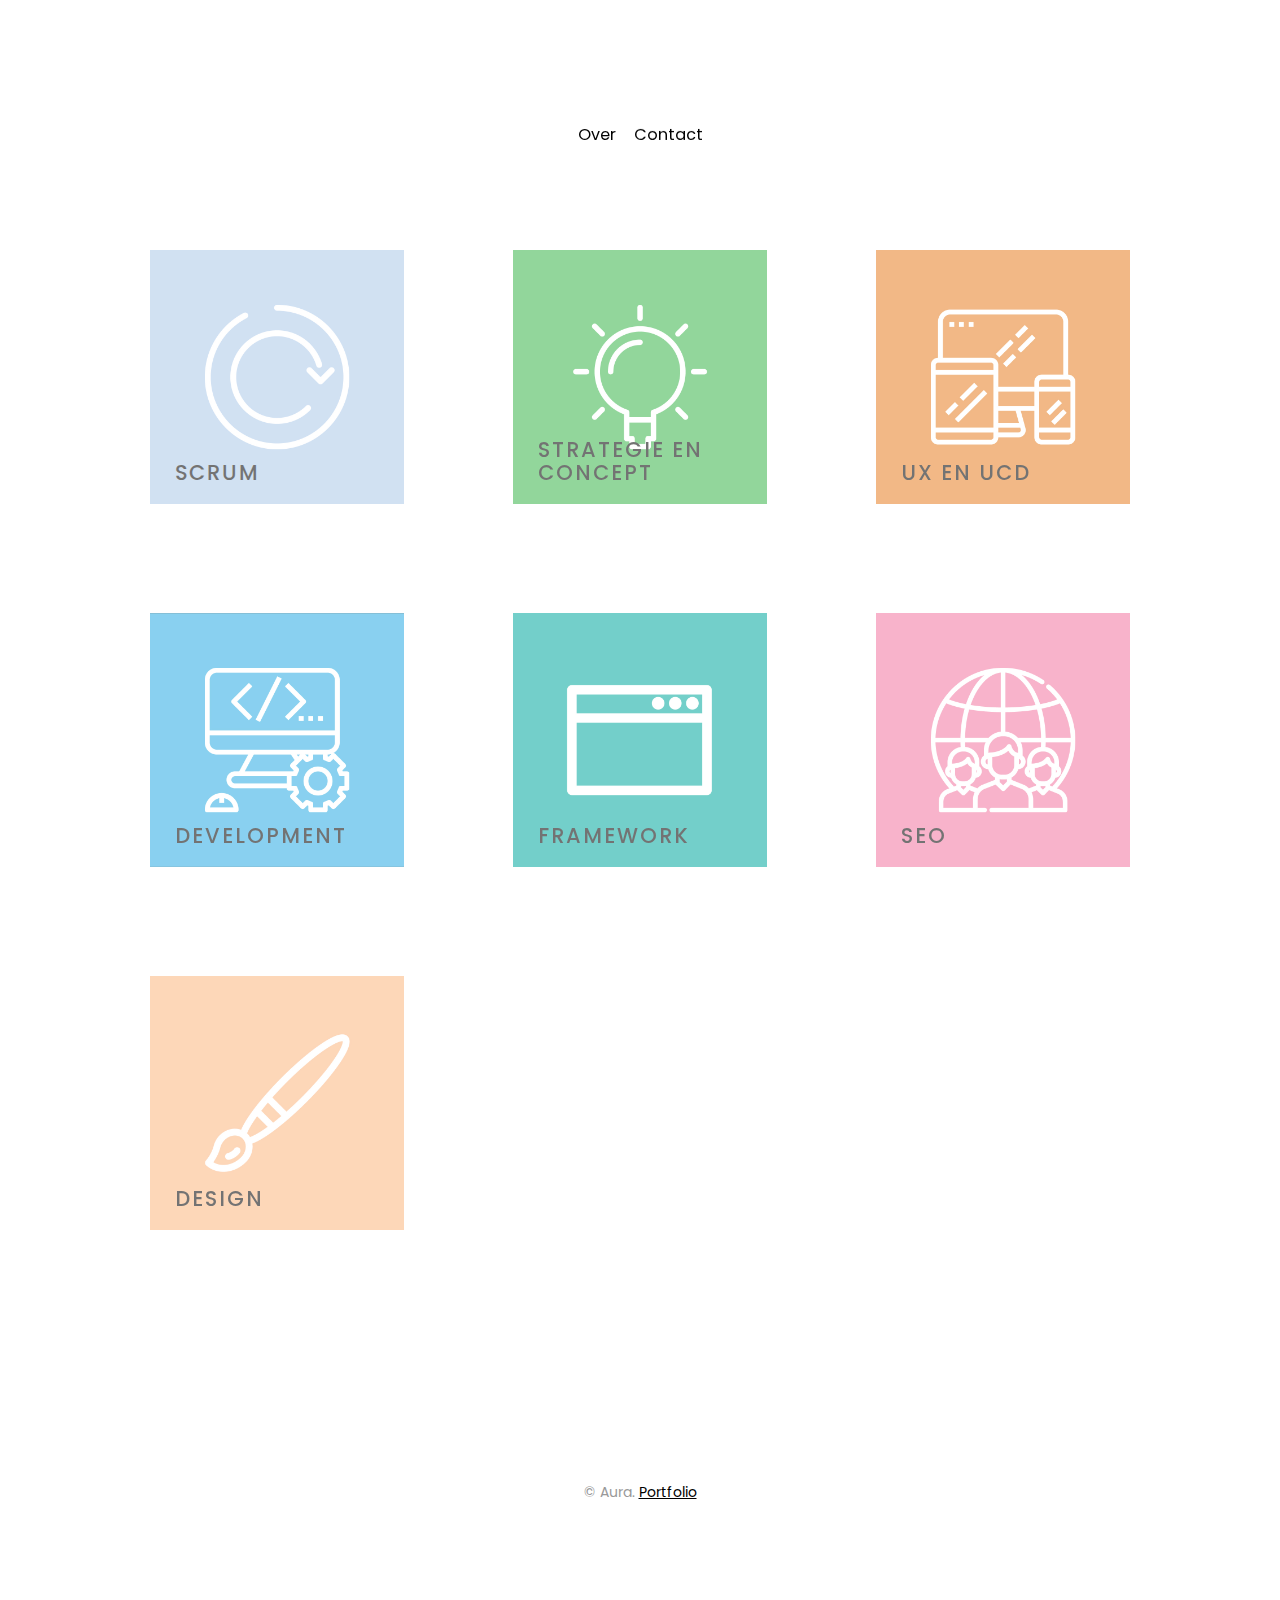
<file: index.html>
<!DOCTYPE html>
<html lang="en">
  <head>
    <title> Leer Portfolio</title>
    <meta name="viewport" content="width=device-width, initial-scale=1, maximum-scale=1">
    <meta charset="utf-8">
    <meta name="format-detection" content="telephone=no">
    <link rel="stylesheet" type="text/css" href="css/core.css">
    <link rel="stylesheet" type="text/css" href="css/elements.css">
    <link rel="stylesheet" type="text/css" href="css/custom.css">
    <link rel="icon" type="image/png" href="favicon.png?version=4">
  </head>
  <body class="preload">
    <div class="container-fluid"> 
      <header>
        <div class="container-fluid">
          <div class="row-fluid">
            <div class="col-md-12 text-center"><a href="index.html" class="brand"><img alt="Ben" src="images/logo.svg" class="default"><img alt="Ben" src="images/logo-white.svg" class="white"></a>
              <ul class="main-nav">
                <li><a href="pages/about.html" title="About">Over</a>
                <li><a href="pages/contact.html" title="Contact">Contact</a>
                </li>
              </ul>
            </div>
          </div>
        </div>
      </header>
      <section class="grid-portfolio fadein">
        <div class="grid-images space">
          <div class="item-sizer"></div><a href="pages/scrum.html" style="background-image: url(images/portfolio/scrum.jpg)" class="item">
            <div class="caption">
              <h4>Scrum</h4>
            </div></a><a href="pages/sco.html" style="background-image: url(images/portfolio/sco.jpg)" class="item">
            <div class="caption">
              <h4>Strategie en Concept</h4>
            </div></a><a href="pages/uxu.html" style="background-image: url(images/portfolio/uxu.jpg)" class="item">
            <div class="caption">
              <h4>UX en UCD</h4>
            </div></a><a href="pages/frameworks.html" style="background-image: url(images/portfolio/frameworks.jpg)" class="item">
            <div class="caption">
              <h4>Development</h4>
            </div></a>
            <a href="pages/framejs.html" style="background-image: url(images/portfolio/framejs.jpg)" class="item">
            <div class="caption">
              <h4>Framework</h4>
              </div></a>
            <a href="pages/seo.html" style="background-image: url(images/portfolio/seo.jpg)" class="item">
            <div class="caption">
              <h4>SEO</h4>
            </div></a><a href="pages/design.html" style="background-image: url(images/portfolio/design.jpg)" class="item">
            <div class="caption">
              <h4>Design</h4>
            
            </div></a>
            
            
        </div>
      </section>
      <footer>
        <div class="container-fluid">
          <div class="row">
            <div class="col-md-12 text-center"><span>&copy; Aura. <a href="https://auraeverything.co">Portfolio</a></span></div>
          </div>
        </div>
      </footer>
    </div>
    <script src="js/vendor.js"></script>
    <script src="js/functions.js"></script>
    <script src="modules/tera-lightbox/tera-lightbox.js"></script>
  </body>
</html>
</file>
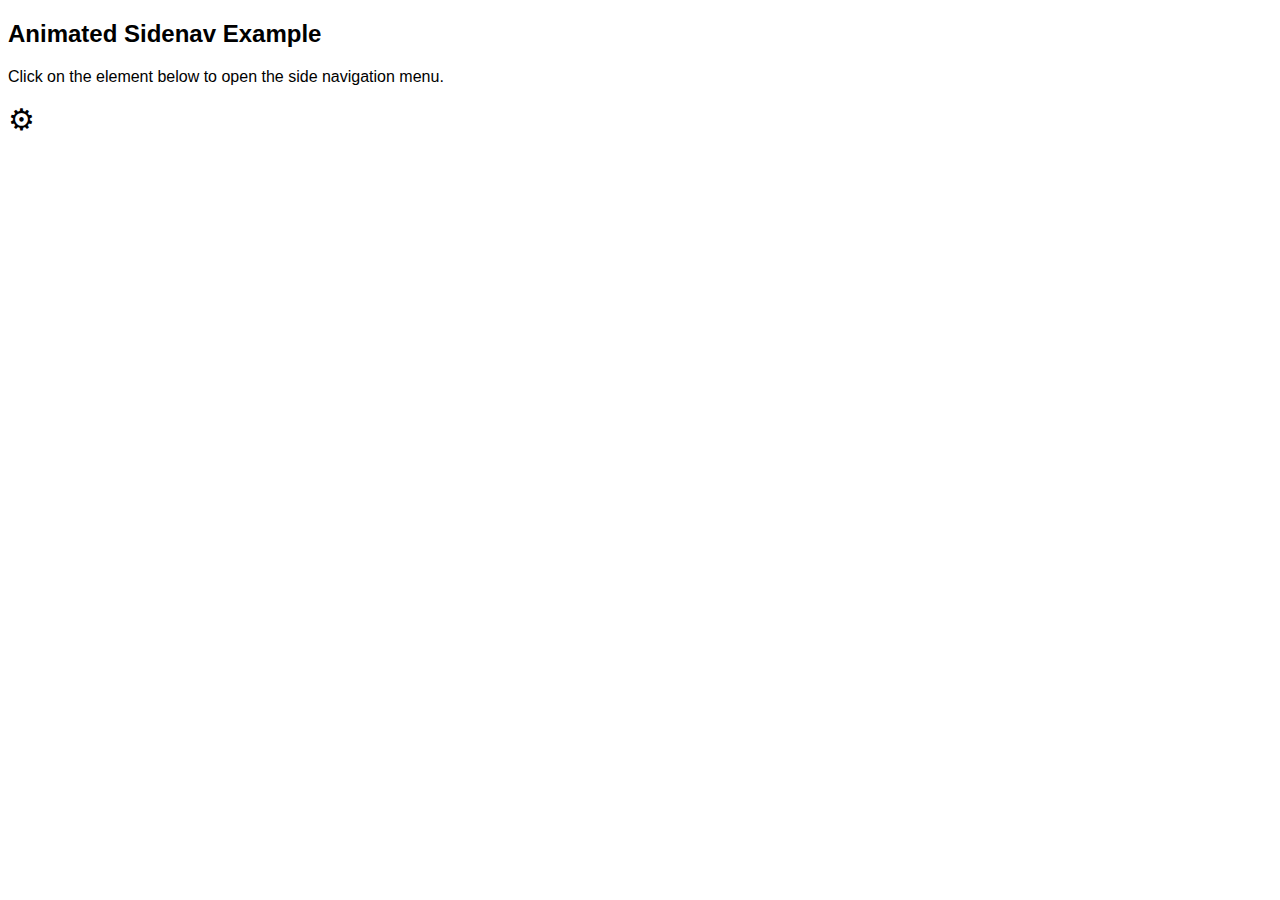
<file: framework/index.html>
<!DOCTYPE html>
<html>
<head>
<link rel="stylesheet" href="css/style.css">

</head>
<body>

<div id="mySidenav" class="sidenav"></div>

<h2>Animated Sidenav Example</h2>
<p>Click on the element below to open the side navigation menu.</p>
<span style="font-size:30px;cursor:pointer" onclick="openNav()">&#9881;</span>
     
<div id="mySidebar"></div>
<script src="js/side.js"></script>
<script src="js/jim.js"></script>
<script>
//    Library.greet("Hallo");

    var settings = {
        'language': 'NL', 
        'controlAlign': 'right',
        'fwContainer': 'mySidebar',
        'cssFiles': ['nightmode', 'daymode']
    };
    
    var jimmy = new Library2(settings);
    jimmy.greet();
    
    </script>
</body>
</html>
</file>
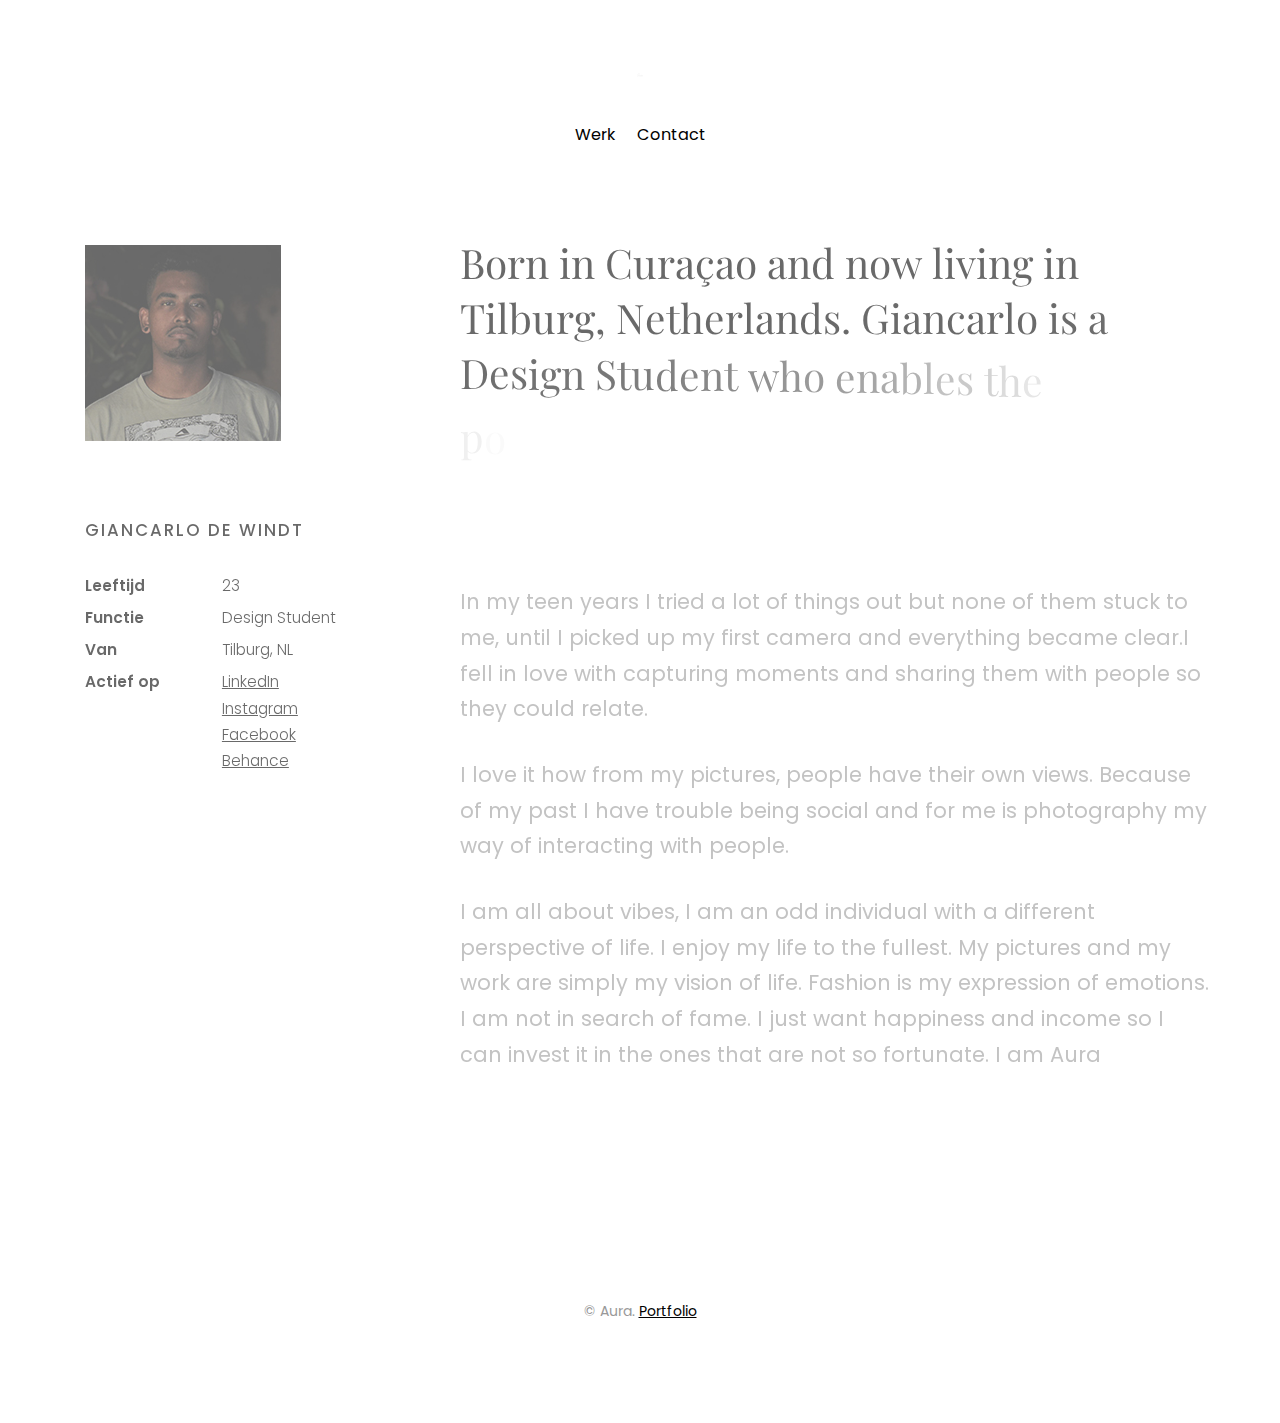
<file: pages/about.html>
<!DOCTYPE html>
<html lang="en">
  <head>
    <title>Over</title>
    <meta name="viewport" content="width=device-width, initial-scale=1, maximum-scale=1">
    <meta charset="utf-8">
    <meta name="format-detection" content="telephone=no">
    <link rel="stylesheet" type="text/css" href="../css/core.css">
    <link rel="stylesheet" type="text/css" href="../css/elements.css">
    <link rel="stylesheet" type="text/css" href="../css/custom.css">
    <link rel="icon" type="image/png" href="../favicon.png?version=4">
  </head>
  <body class="preload">
    <div class="container-fluid">
      <header>
        <div class="container-fluid">
          <div class="row-fluid">
            <div class="col-md-12 text-center"><a href="../index.html" class="brand"><img alt="aura" src="../images/logo.svg" class="default"><img alt="aura" src="../images/logo-white.svg" class="white"></a>
              <ul class="main-nav">
                <li><a href="../index.html" title="Work">Werk</a>
                </li>
                <li><a href="../pages/contact.html" title="Contact">Contact</a>
                </li>
              </ul>
            </div>
          </div>
        </div>
      </header>
      <section class="content fadein">
        <div class="container-fluid">
          <div class="row">
            <div class="col-md-4">
              <div id="sticky" class="col-md-12 col-sm-5">
                <div class="selfie"><img alt="Ben" src="../images/about/profile.jpg" class="mt-lg"></div>
                <h4>Giancarlo de Windt</h4>
                <table class="table mt-md">
                  <tr>
                    <td><strong>Leeftijd</strong></td>
                    <td>23</td>
                  </tr>
                  <tr>
                    <td> <strong>Functie</strong></td>
                    <td>Design Student</td>
                  </tr>
                  <tr>
                    <td> <strong>Van</strong></td>
                    <td>Tilburg, NL</td>
                  </tr>
                  <tr>
                    <td> <strong>Actief op</strong></td>
                    <td> <a href="https://www.linkedin.com/in/giancarlo-de-windt-601522aa/">LinkedIn</a>
                    <a href="https://www.instagram.com/auraeverything">Instagram</a>
                    <a href="https://www.facebook.com/giancarlo.dewindt">Facebook</a>
                    <a href="https://www.behance.net/auraeverything">Behance</a></td>
                  </tr>
                </table>
              </div>
            </div>
            <div class="col-md-8">
              <div id="sticky-holder">
                <h1 class="animated-text">Born in Curaçao and now living in Tilburg, Netherlands. Giancarlo is a Design Student who enables the possibilities of your brand in a meaningful and aesthetic way.</h1>
                <p> In my teen years I tried a lot of things out but none of them stuck to me, until I picked up my first camera and everything became clear.I fell in love with capturing moments and sharing them with people so they could relate. </p>
                <p>I love it how from my pictures, people have their own views. Because of my past I have trouble being social and for me is photography my way of interacting with people.</p>
                
                <p>I am all about vibes, I am an odd individual with a different perspective of life. I enjoy my life to the fullest. My pictures and my work are simply my vision of life. Fashion is my expression of emotions. I am not in search of fame. I just want happiness and income so I can invest it in the ones that are not so fortunate. I am Aura</p>
              </div>
            </div>
          </div>
        </div>
      </section>
    
      <footer>
        <div class="container-fluid">
          <div class="row">
            <div class="col-md-12 text-center"><span>&copy; Aura. <a href="https://auraeverything.co">Portfolio</a></span></div>
          </div>
        </div>
      </footer>
    </div>
    <script src="../js/vendor.js"></script>
    <script src="../js/functions.js"></script>
  </body>
</html>
</file>
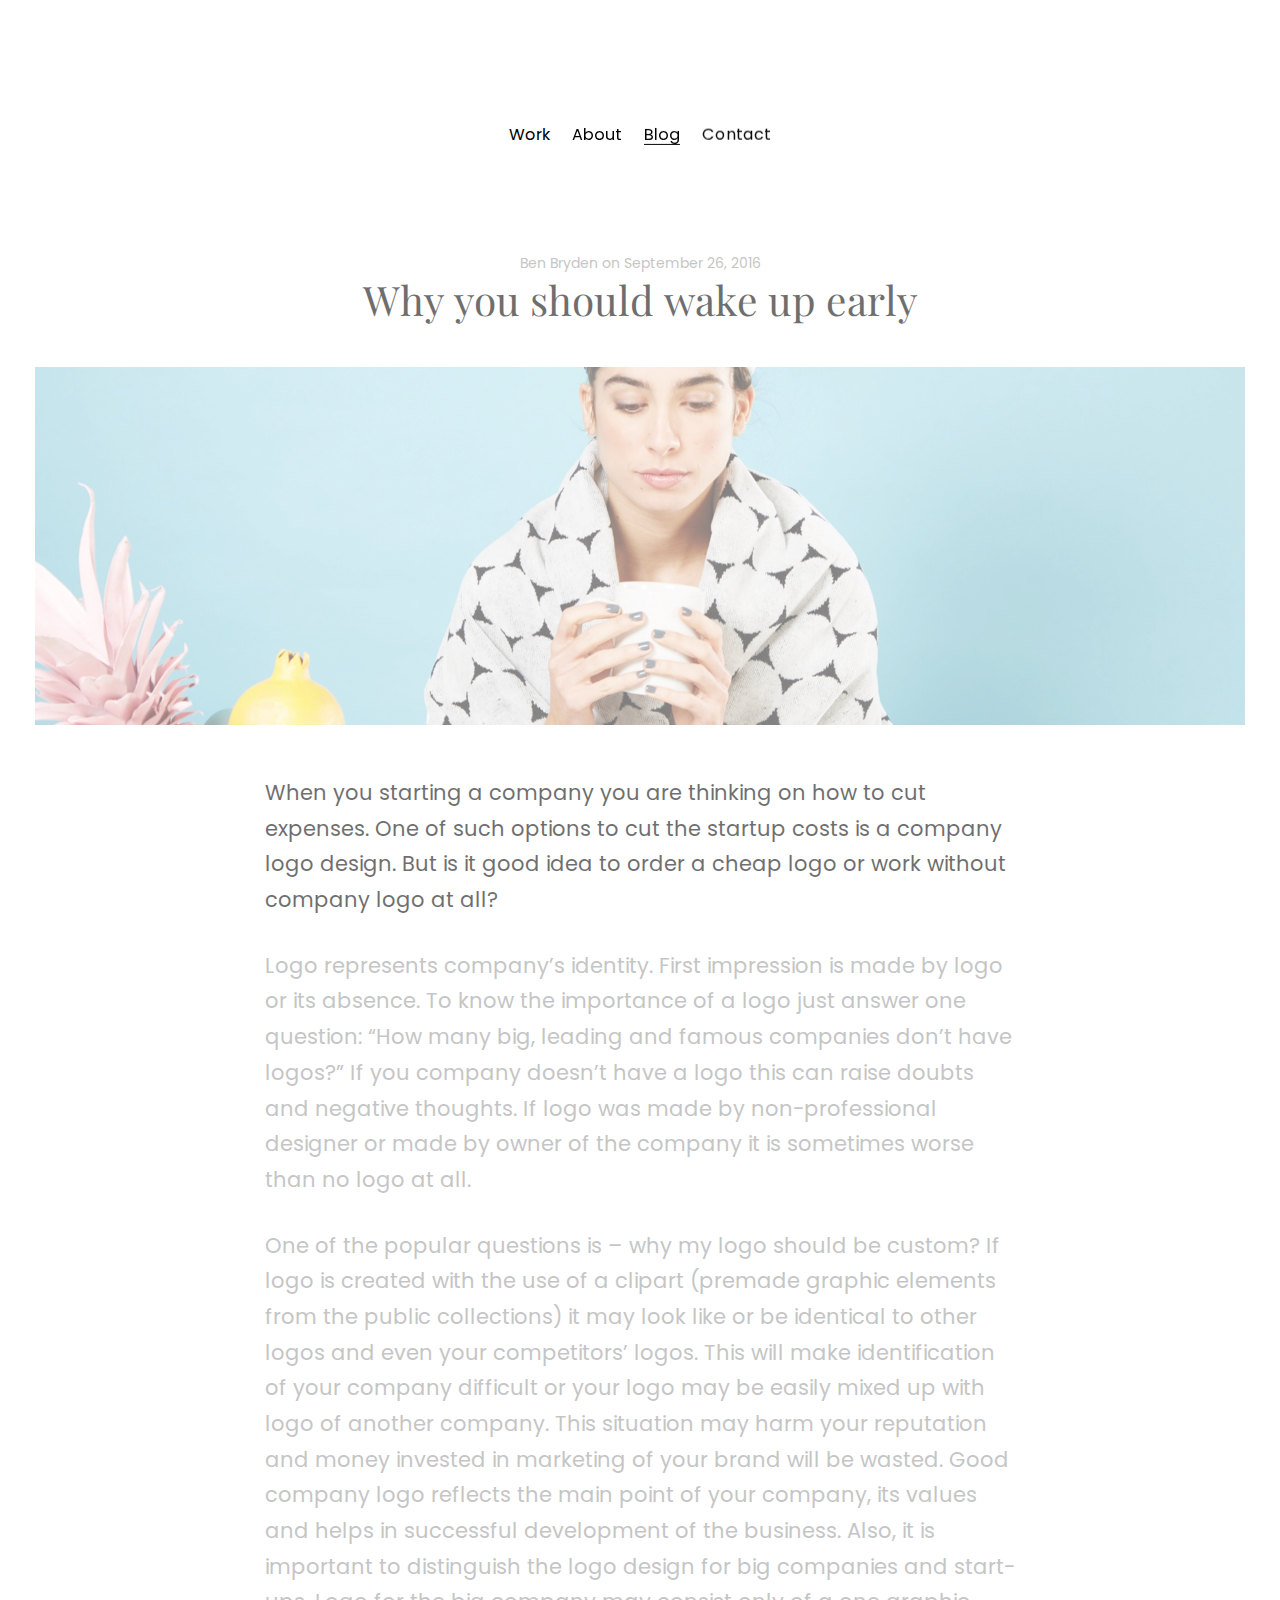
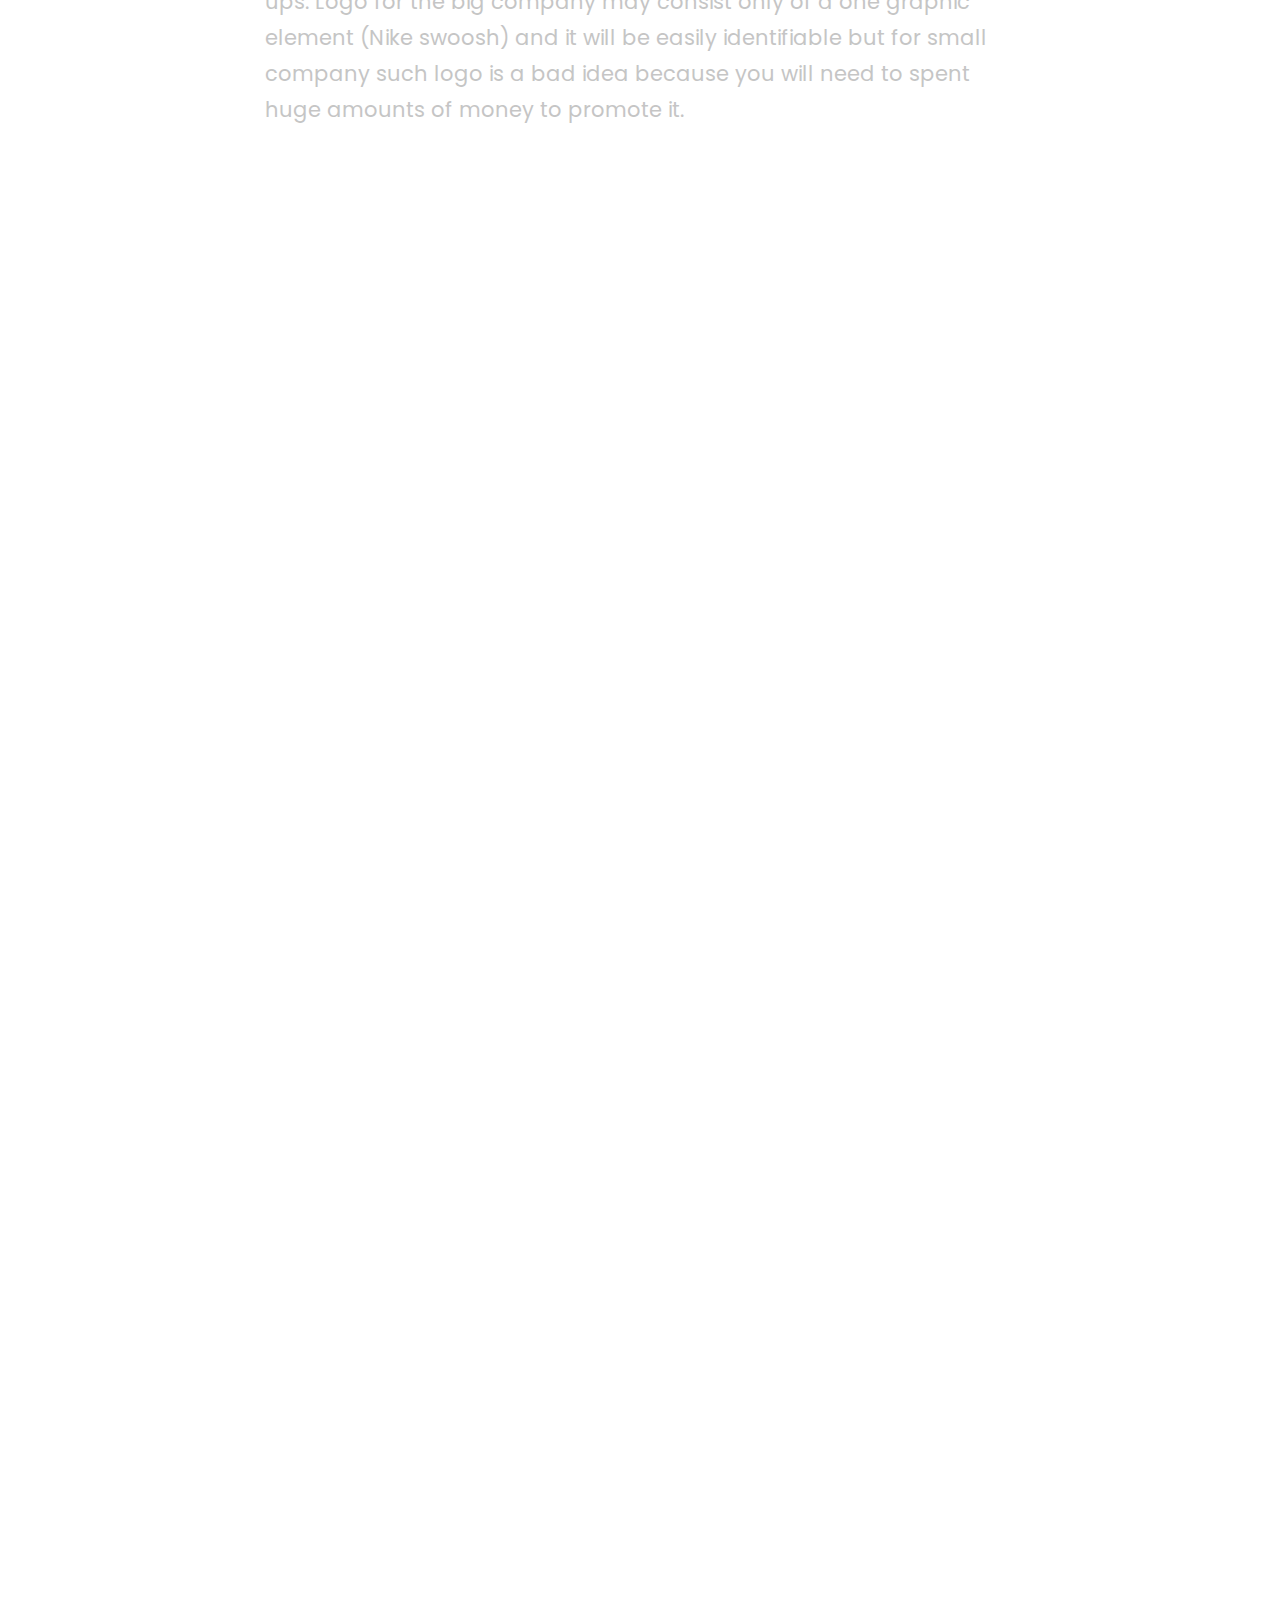
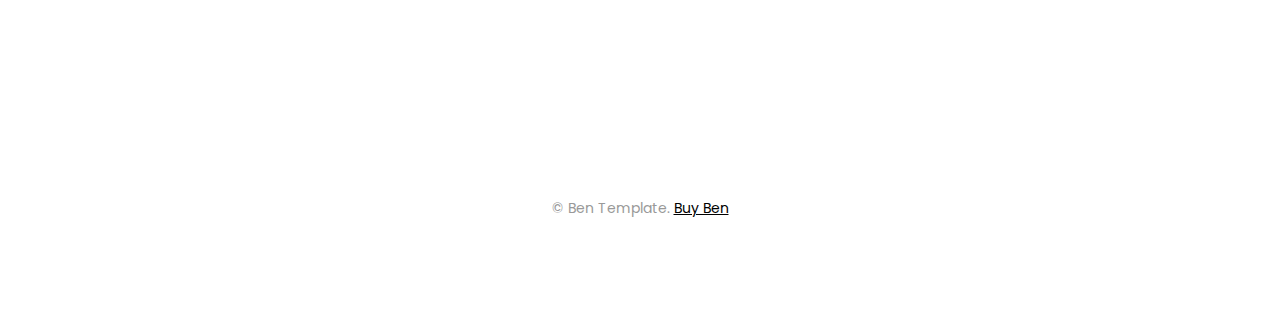
<file: pages/blog-single.html>
<!DOCTYPE html>
<html lang="en">
  <head>
    <title>Ben - Responsive HTML5 Portfolio Template</title>
    <meta name="viewport" content="width=device-width, initial-scale=1, maximum-scale=1">
    <meta charset="utf-8">
    <meta name="format-detection" content="telephone=no">
    <link rel="stylesheet" type="text/css" href="../css/core.css">
    <link rel="stylesheet" type="text/css" href="../css/elements.css">
    <link rel="stylesheet" type="text/css" href="../css/custom.css">
    <link rel="icon" type="image/png" href="../favicon.png?version=4">
  </head>
  <body class="preload">
    <div class="container-fluid">
      <header>
        <div class="container-fluid">
          <div class="row-fluid">
            <div class="col-md-12 text-center"><a href="../index.html" class="brand"><img alt="Ben" src="../images/logo.svg" class="default"><img alt="Ben" src="../images/logo-white.svg" class="white"></a>
              <ul class="main-nav">
                <li><a href="../index.html" title="Work">Work</a>
                </li>
                <li><a href="../pages/about.html" title="About">About</a>
                </li>
                <li><a href="../pages/blog.html" title="Blog" class="active">Blog</a>
                </li>
                <li><a href="../pages/contact.html" title="Contact">Contact</a>
                </li>
              </ul>
            </div>
          </div>
        </div>
      </header>
      <section class="content fadein">
        <div class="intro text-center">
          <div class="author-info">Ben Bryden on September 26, 2016</div>
          <h1 class="animated-text">Why you should wake up early</h1>
        </div>
      </section><img alt="Ben" src="../images/blog/hero.jpg" class="fadein wide hero-img">
      <section class="content fadein">
        <div class="container-fluid mt-lg">
          <div class="row">
            <div class="col-md-8 col-md-offset-2">
              <p><strong>When you starting a company you are thinking on how to cut expenses. One of such options to cut the startup costs is a company logo design. But is it good idea to order a cheap logo or work without company logo at all?</strong></p>
              <p>Logo represents company’s identity. First impression is made by logo or its absence. To know the importance of a logo just answer one question: “How many big, leading and famous companies don’t have logos?” If you company doesn’t have a logo this can raise doubts and negative thoughts. If logo was made by non-professional designer or made by owner of the company it is sometimes worse than no logo at all.</p>
              <p>One of the popular questions is – why my logo should be custom? If logo is created with the use of a clipart (premade graphic elements from the public collections) it may look like or be identical to other logos and even your competitors’ logos. This will make identification of your company difficult or your logo may be easily mixed up with logo of another company. This situation may harm your reputation and money invested in marketing of your brand will be wasted. Good company logo reflects the main point of your company, its values and helps in successful development of the business. Also, it is important to distinguish the logo design for big companies and start-ups. Logo for the big company may consist only of a one graphic element (Nike swoosh) and it will be easily identifiable but for small company such logo is a bad idea because you will need to spent huge amounts of money to promote it.</p>
            </div>
          </div>
        </div>
        <div class="container-fluid fadein">
          <div class="row">
            <div class="col-md-8 col-md-offset-2">
              <h3>Comments</h3>
              <div class="comments col-md-11">
                <div class="comment"><a href="#reply"><span>Reply</span><span class="fa fa-reply"></span></a>
                  <div class="row">
                    <div class="col-md-2">
                      <div class="thumb rounded"><img alt="Ben Template - made by Themanoid" src="../images/blog/avatar-01.png"></div>
                    </div>
                    <div class="content col-md-10">
                      <div class="details">
                        <h4>Shameen</h4>
                        <div class="date">June 13 2016</div>
                      </div>
                      <div class="message">
                        <p>Many people sign up for affiliate programs with the hopes of making some serious money. They advertise a few places and then wait for the money to start pouring in. When it doesn’t, they blame it on the program and quit.</p>
                      </div>
                      <div class="comment"><a href="#reply"><span>Reply</span><span class="fa fa-reply"></span></a>
                        <div class="row">
                          <div class="col-md-2">
                            <div class="thumb xs rounded"><img alt="Ben Template - made by Themanoid" src="../images/blog/avatar-02.png"></div>
                          </div>
                          <div class="content col-md-10">
                            <div class="details">
                              <h4>Henry</h4>
                              <div class="date">June 13 2016</div>
                            </div>
                            <div class="message">
                              <p>Many people sign up for affiliate programs with the hopes of making some serious money. They advertise a few places and then wait for the money to start pouring in. When it doesn’t, they blame it on the program and quit.</p>
                            </div>
                          </div>
                        </div>
                      </div>
                    </div>
                  </div>
                </div>
                <div class="comment"><a href="#reply"><span>Reply</span><span class="fa fa-reply"></span></a>
                  <div class="row">
                    <div class="col-md-2">
                      <div class="thumb rounded"><img alt="Ben Template - made by Themanoid" src="../images/blog/avatar-03.png"></div>
                    </div>
                    <div class="content col-md-10">
                      <div class="details">
                        <h4>Jake</h4>
                        <div class="date">June 13 2016</div>
                      </div>
                      <div class="message">
                        <p>Many people sign up for affiliate programs with the hopes of making some serious money. </p>
                      </div>
                    </div>
                  </div>
                </div>
                <div class="comment"><a href="#reply"><span>Reply</span><span class="fa fa-reply"></span></a>
                  <div class="row">
                    <div class="col-md-2">
                      <div class="thumb rounded"><img alt="Ben Template - made by Themanoid" src="../images/blog/avatar-04.png"></div>
                    </div>
                    <div class="content col-md-10">
                      <div class="details">
                        <h4>Root</h4>
                        <div class="date">June 13 2016</div>
                      </div>
                      <div class="message">
                        <p>Many people sign up for affiliate programs with the hopes of making some serious money. </p>
                      </div>
                    </div>
                  </div>
                </div>
              </div>
            </div>
          </div>
          <div class="row fadein">
            <div class="col-md-8 col-md-offset-2">
              <h3>Leave a comment</h3>
              <form class="form mt-lg">
                <label>What's your name? *</label>
                <input required type="text" name="name" class="form-control">
                <label>Email address *</label>
                <input required type="email" name="email" class="form-control">
                <label>Your comment *</label>
                <textarea required name="message" class="form-control"></textarea>
                <button id="send" type="submit" class="btn btn-default">Send message</button><span class="p-md">* These fields are required            </span>
              </form>
            </div>
          </div>
        </div>
      </section>
      <footer>
        <div class="container-fluid">
          <div class="row">
            <div class="col-md-12 text-center"><span>&copy; Ben Template. <a href="https://themeforest.net/item/ben-creative-portfolio-html-template/19113557">Buy Ben</a></span></div>
          </div>
        </div>
      </footer>
    </div>
    <script src="../js/vendor.js"></script>
    <script src="../js/functions.js"></script>
  </body>
</html>
</file>
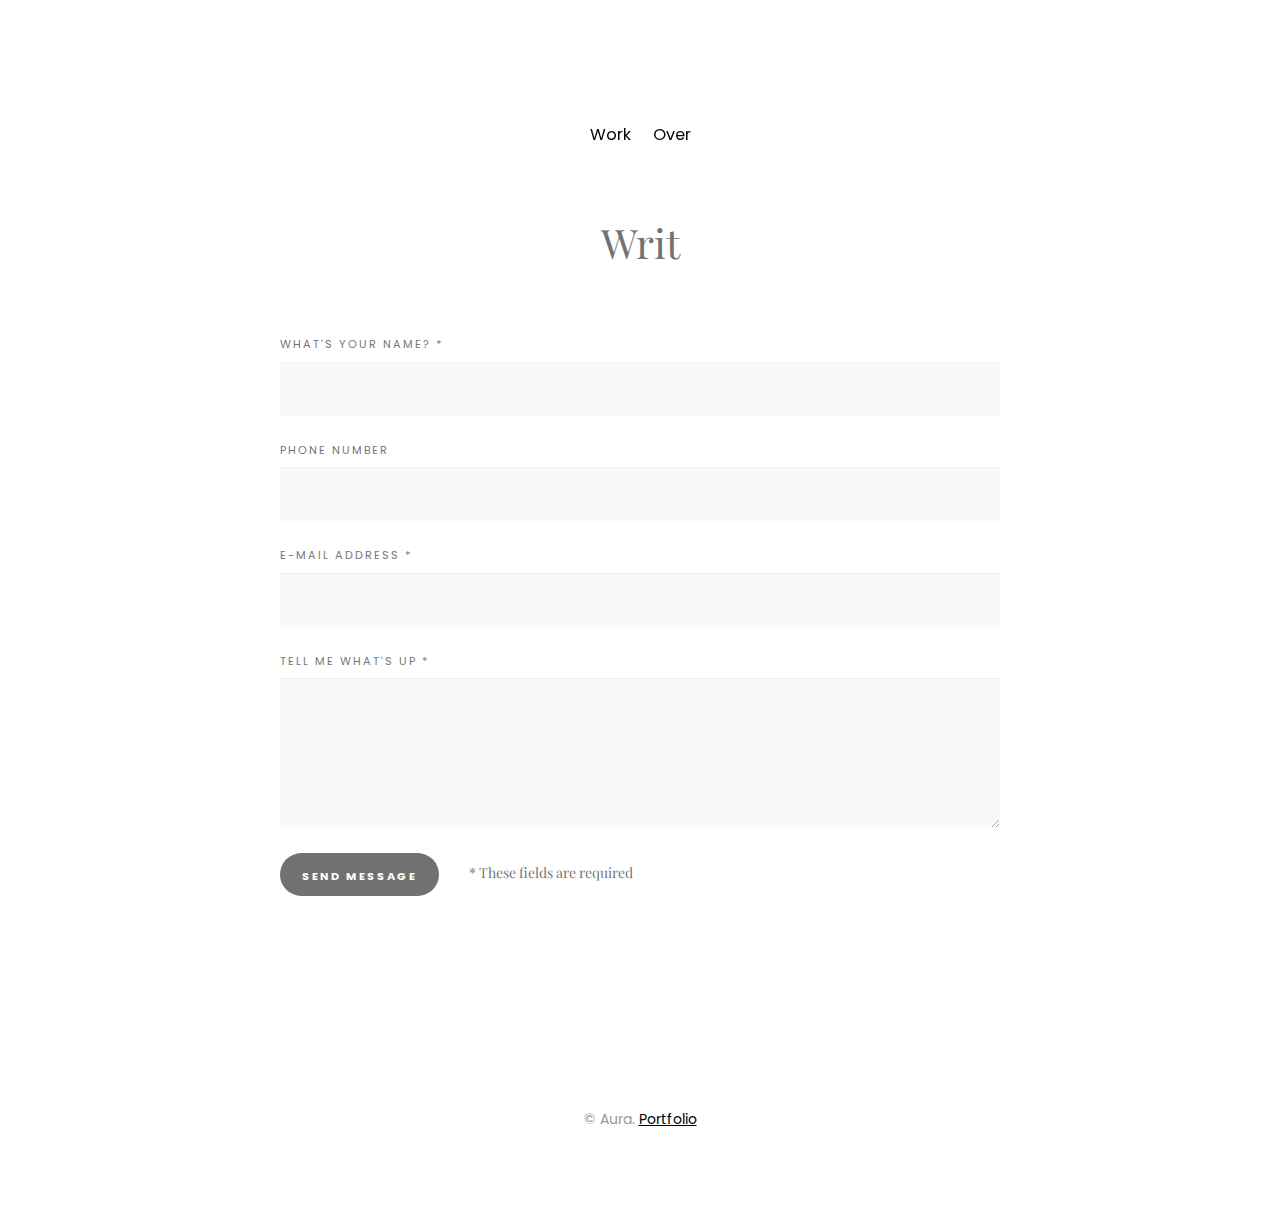
<file: pages/contact.html>
<!DOCTYPE html>
<html lang="en">
  <head>
    <title>Contact Me</title>
    <meta name="viewport" content="width=device-width, initial-scale=1, maximum-scale=1">
    <meta charset="utf-8">
    <meta name="format-detection" content="telephone=no">
    <link rel="stylesheet" type="text/css" href="../css/core.css">
    <link rel="stylesheet" type="text/css" href="../css/elements.css">
    <link rel="stylesheet" type="text/css" href="../css/custom.css">
    <link rel="icon" type="image/png" href="../favicon.png?version=4">
  </head>
  <body class="preload">
    <div class="container-fluid">
      <header>
        <div class="container-fluid">
          <div class="row-fluid">
            <div class="col-md-12 text-center"><a href="../index.html" class="brand"><img alt="Ben" src="../images/logo.svg" class="default"><img alt="Ben" src="../images/logo-white.svg" class="white"></a>
              <ul class="main-nav">
                <li><a href="../index.html" title="Work">Work</a>
                </li>
                <li><a href="../pages/about.html" title="About">Over</a>
                </li>
              </ul>
            </div>
          </div>
        </div>
      </header>
      <div class="container-fluid fadein">
        <div class="row">
          <div class="col-md-8 col-md-offset-2">
            <div class="text-center intro">
              <h1 class="typed">Write me</h1>
            </div>
            <form id="form" action="/php/mail.php" class="form mt-md">
              <label>What's your name? *</label>
              <input required type="text" name="name" class="form-control">
              <label>Phone number</label>
              <input type="text" name="phone" class="form-control">
              <label>E-mail address *</label>
              <input required type="email" name="email" class="form-control">
              <label>Tell me what's up *</label>
              <textarea required name="message" class="form-control"></textarea>
              <button id="send" type="submit" class="btn btn-default">Send message</button><span class="p-md">* These fields are required</span>
            </form>
          </div>
        </div>
      </div>
      <footer>
        <div class="container-fluid">
          <div class="row">
            <div class="col-md-12 text-center"><span>&copy; Aura. <a href="https://auraeverything.co">Portfolio</a></span></div>
          </div>
        </div>
      </footer>
    </div>
    <!-- The type animation script-->
    <script src="../js/vendor.js"></script>
    <script src="../js/functions.js"></script>
    <script>$(function(){$(".typed").typed({strings: ["Write me, please.", "Hola", "Konta", "Ciao", "Aloha", "Hallo"],typeSpeed: 130,loop: true  });});</script>
  </body>
</html>
</file>
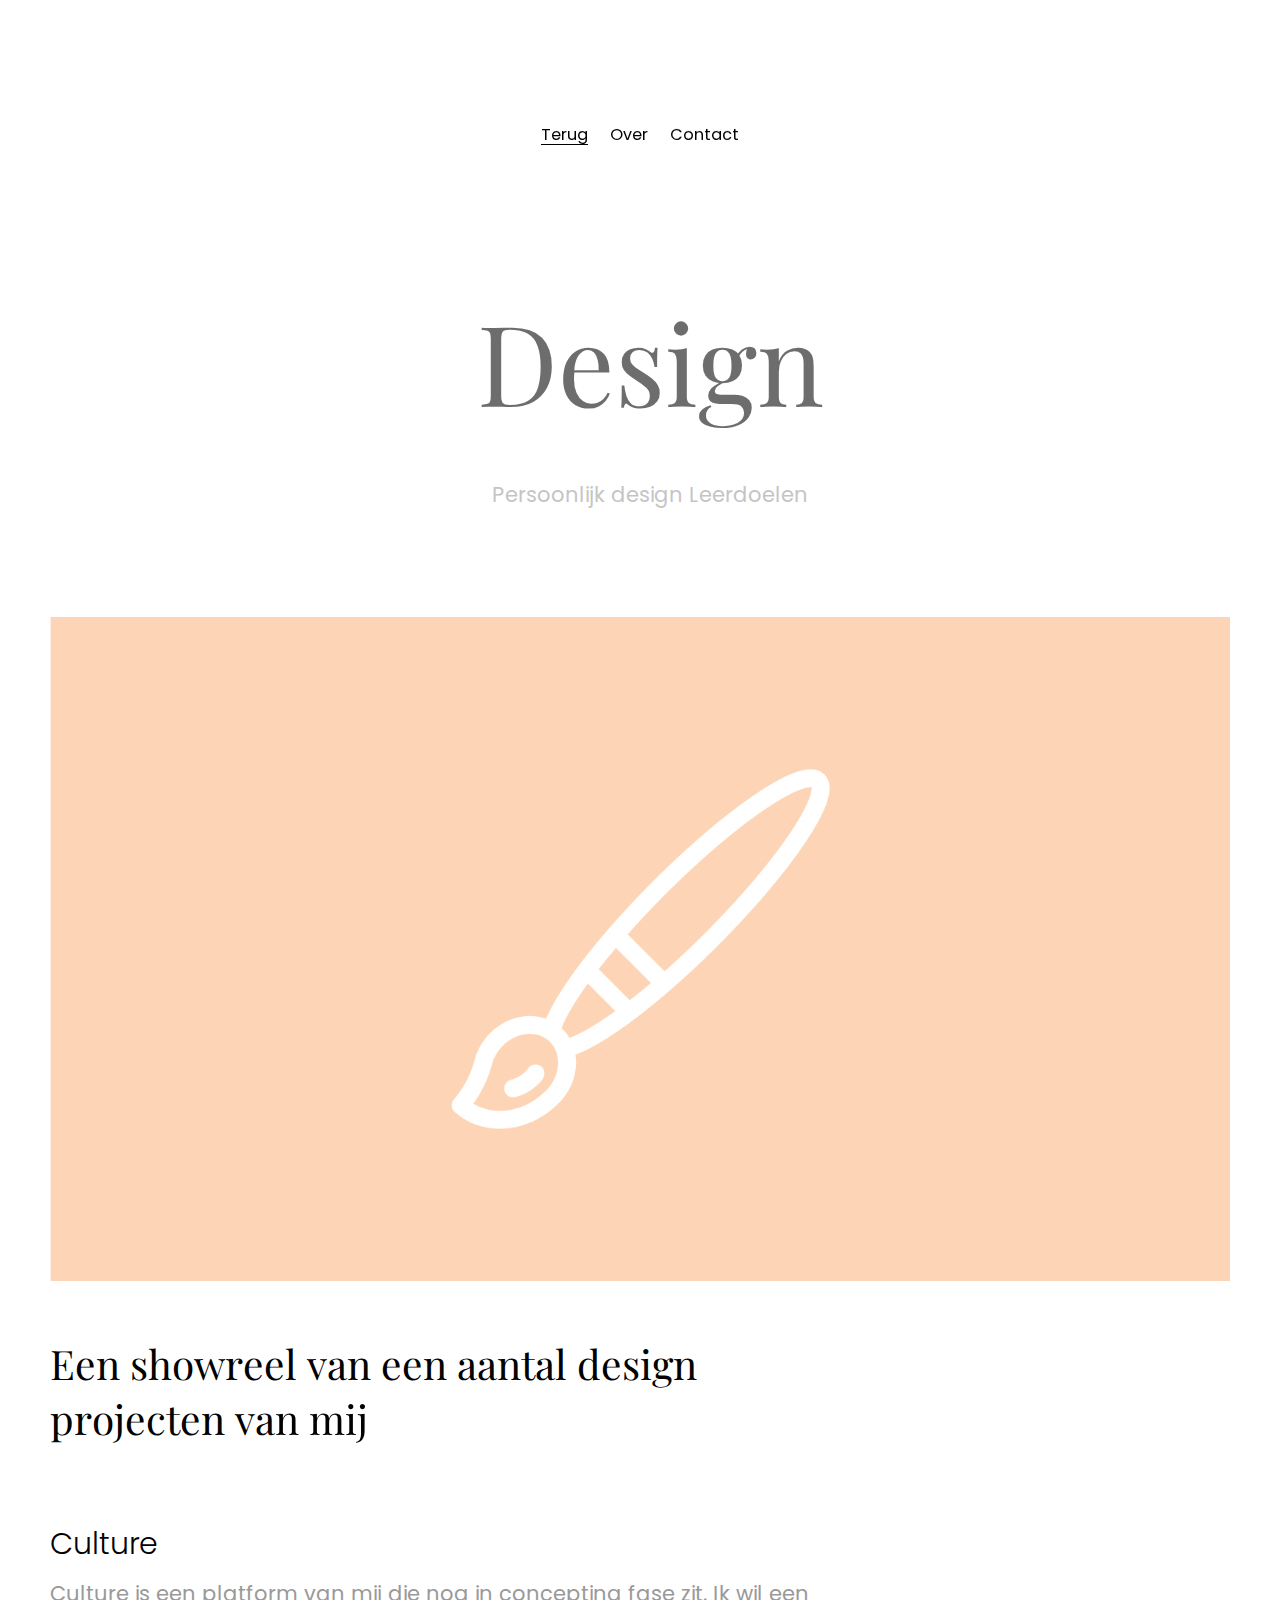
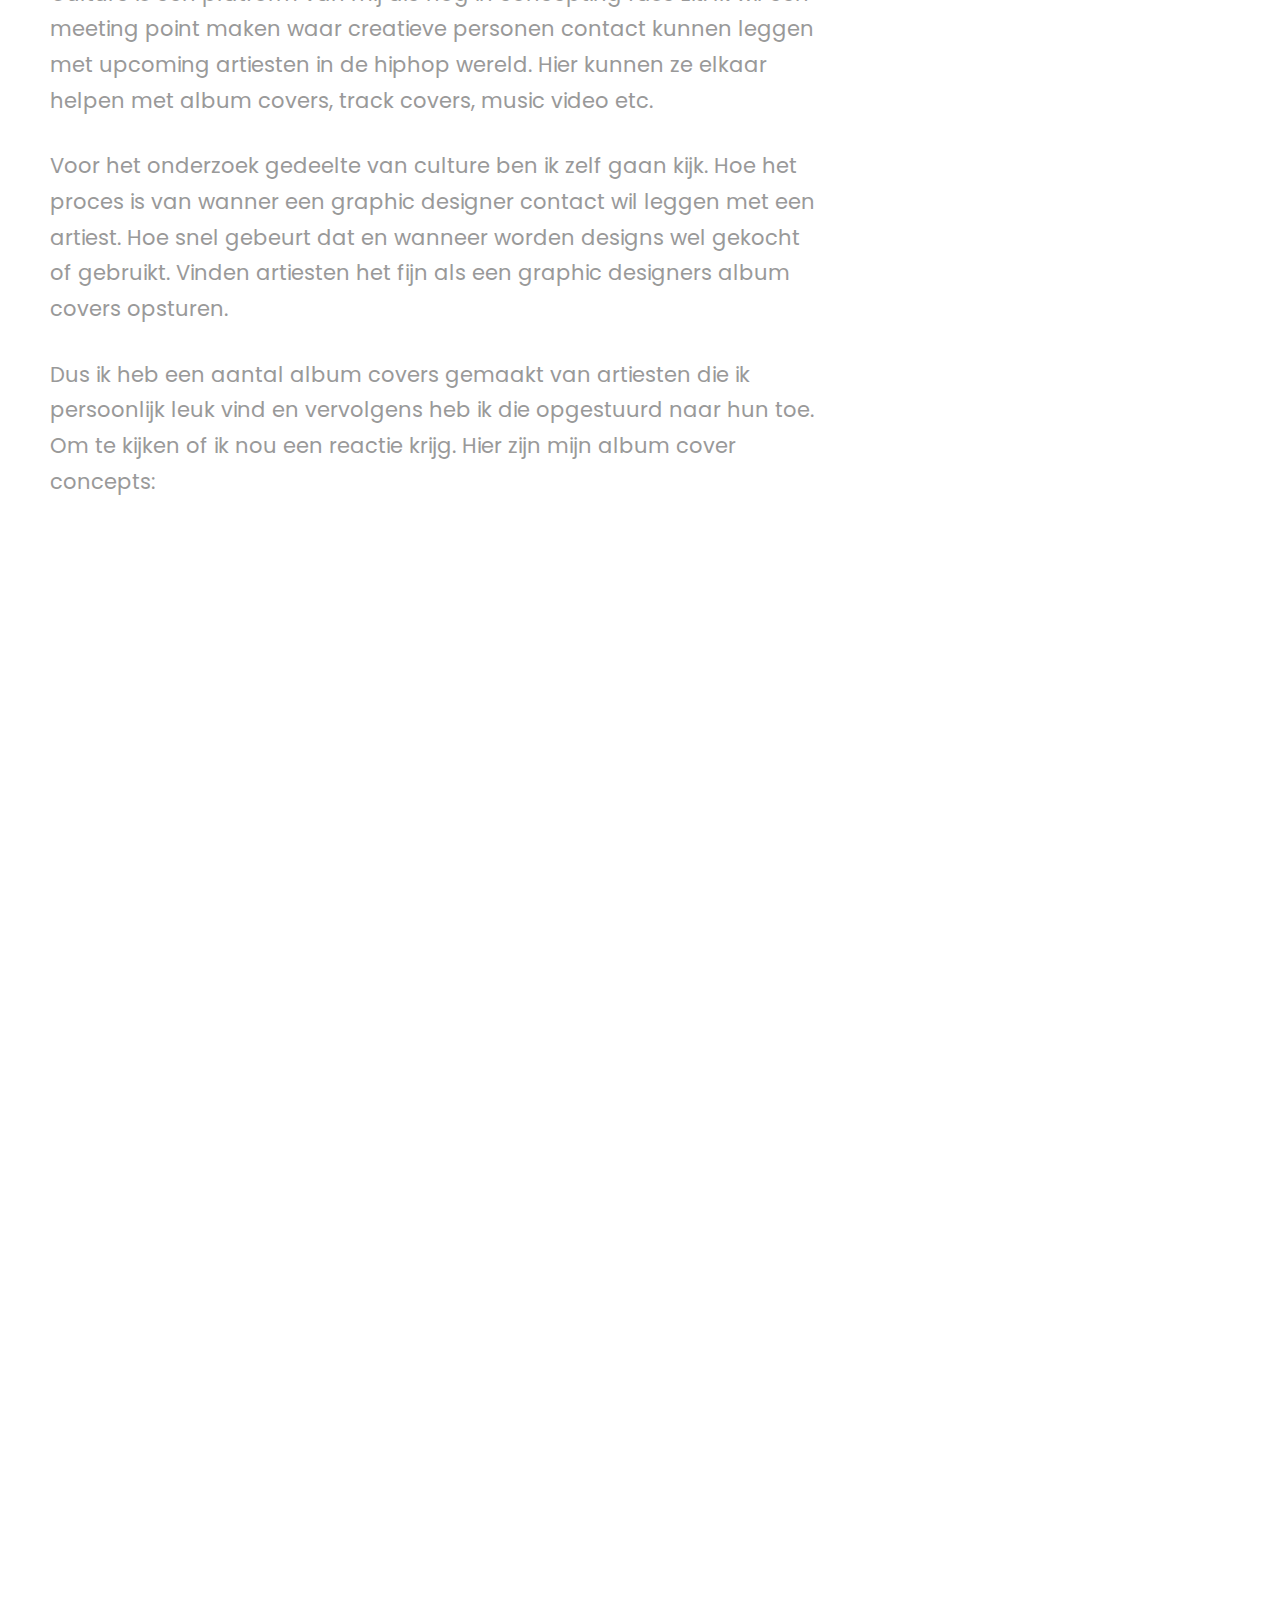
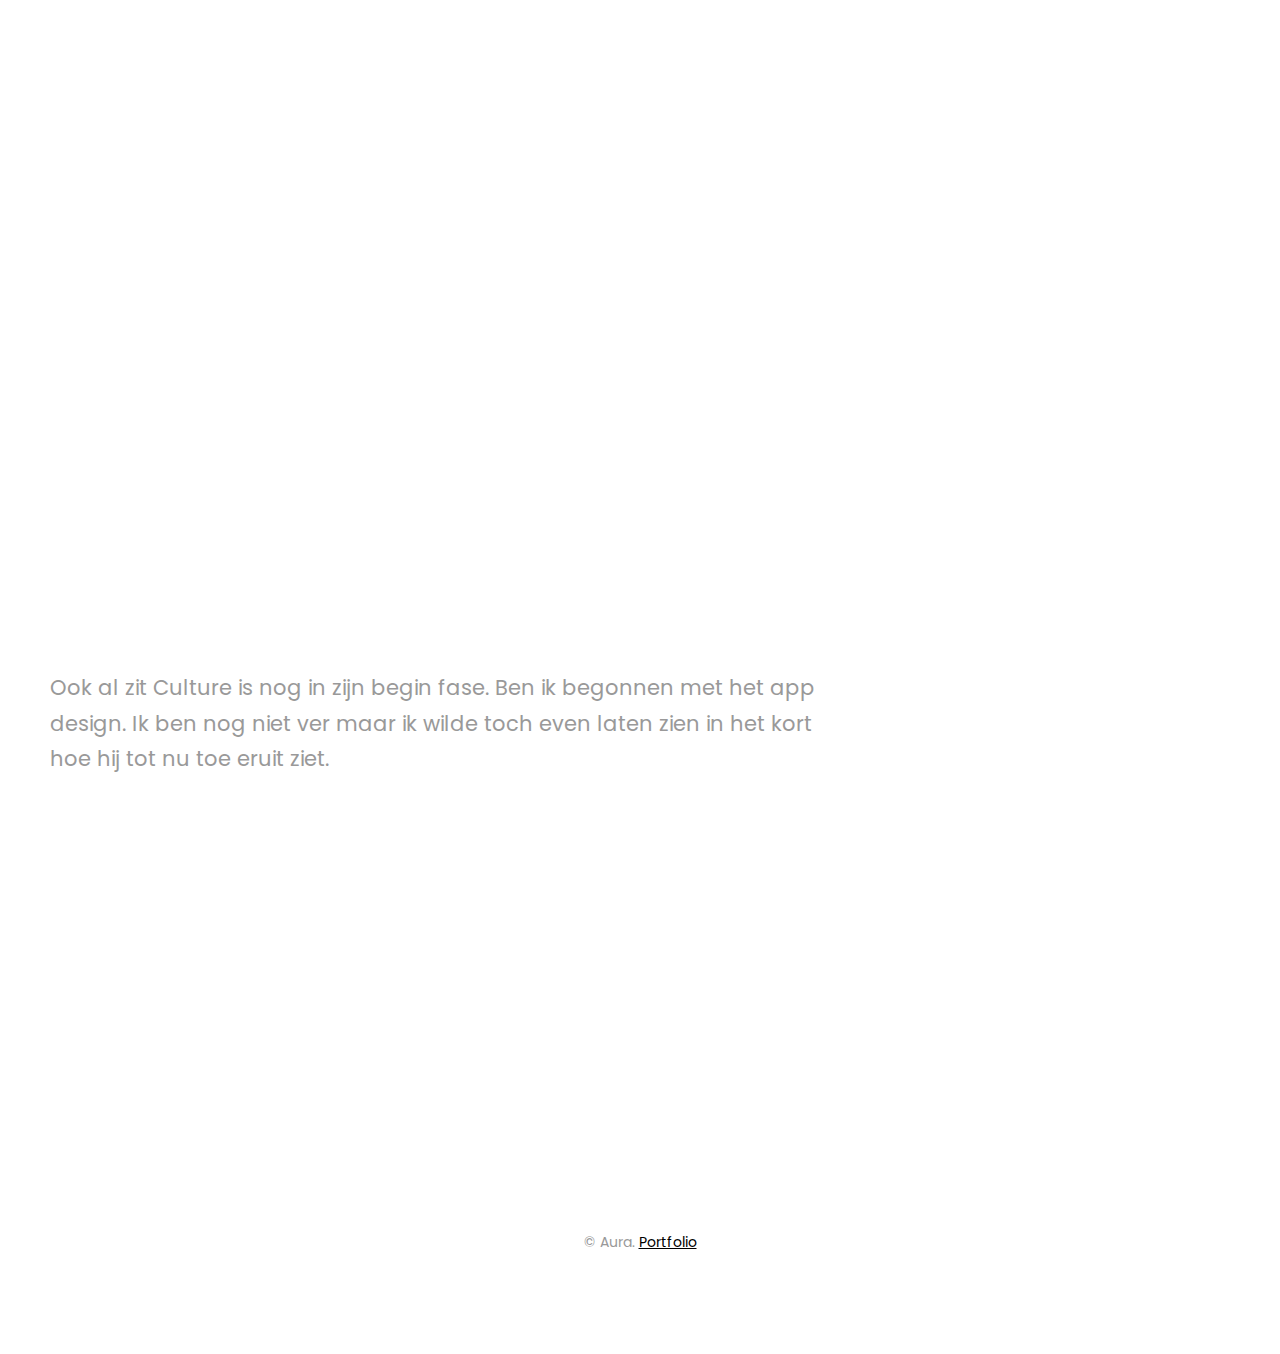
<file: pages/design.html>
<!DOCTYPE html>
<html lang="en">
  <head>
    <title>Scrum</title>
    <meta name="viewport" content="width=device-width, initial-scale=1, maximum-scale=1">
    <meta charset="utf-8">
    <meta name="format-detection" content="telephone=no">
    <link rel="stylesheet" type="text/css" href="../css/core.css">
    <link rel="stylesheet" type="text/css" href="../css/elements.css">
    <link rel="stylesheet" type="text/css" href="../css/custom.css">
    <link rel="icon" type="image/png" href="../favicon.png?version=4">
  </head>
  <body class="init">
    <div class="container-fluid">
      <header>
        <div class="container-fluid">
          <div class="row-fluid">
            <div class="col-md-12 text-center"><a href="../index.html" class="brand"><img alt="Ben" src="../images/logo.svg" class="default"><img alt="Ben" src="../images/logo-white.svg" class="white"></a>
              <ul class="main-nav">
                <li><a href="../index.html" title="Work" class="active">Terug</a>
                </li>
                <li><a href="../pages/about.html" title="About">Over</a>
                </li>
                <li><a href="../pages/contact.html" title="Contact">Contact</a>
                </li>
              </ul>
            </div>
          </div>
        </div>
      </header>
      <section>
        <div class="container hero">
          <h1 class="fadein">Design</h1>
          <p class="fadein">Persoonlijk design Leerdoelen</p>
        </div>
      </section>
      <section class="content">
        <div class="row-fluid">
          <div class="col-md-12"><img alt="Ben" src="../images/portfolio/design.jpg" class="fadein"></div>
        </div>
         <div class="col-md-8">
              <div id="sticky-holder">
                <h1 class="animated-text">Een showreel van een aantal design projecten van mij</h1>
                 <h2>Culture</h2>
                
                <p>Culture is een platform van mij die nog in concepting fase zit. Ik wil een meeting point maken waar creatieve personen contact kunnen leggen met upcoming artiesten in de hiphop wereld. Hier kunnen ze elkaar helpen met album covers, track covers, music video etc.</p>
                  <p>Voor het onderzoek gedeelte van culture ben ik zelf gaan kijk. Hoe het proces is van wanner een graphic designer contact wil leggen met een artiest. Hoe snel gebeurt dat en wanneer worden designs wel gekocht of gebruikt. Vinden artiesten het fijn als een graphic designers album covers opsturen. </p>
                  <p>Dus ik heb een aantal album covers gemaakt van artiesten die ik persoonlijk leuk vind en vervolgens heb ik die opgestuurd naar hun toe. Om te kijken of ik nou een reactie krijg. Hier zijn mijn album cover concepts:</p>
                  
                  <img alt="Ben" src="../images/portfolio/single/albums/Astroworld.jpg" class="fadein">
                  <img alt="Ben" src="../images/portfolio/single/albums/Uzi.jpg" class="fadein">
                  <img alt="Ben" src="../images/portfolio/single/albums/Glorious.jpg" class="fadein">
                  
                  <p>Ook al zit Culture is nog in zijn begin fase. Ben ik begonnen met het app design. Ik ben nog niet ver maar ik wilde toch even laten zien in het kort hoe hij tot nu toe eruit ziet.</p>
                  
                  <img alt="Ben" src="../images/portfolio/single/mockup.png" class="fadein">
                  
              </div>
            </div>
      </section>
      <section class="next-page"></section>
      <footer>
        <div class="container-fluid">
          <div class="row">
            <div class="col-md-12 text-center"><span>&copy; Aura. <a href="https://auraeverything.co">Portfolio</a></span></div>
          </div>
        </div>
      </footer>
    </div>
    <script src="../js/vendor.js"></script>
    <script src="../js/functions.js"></script>
  </body>
</html>
</file>
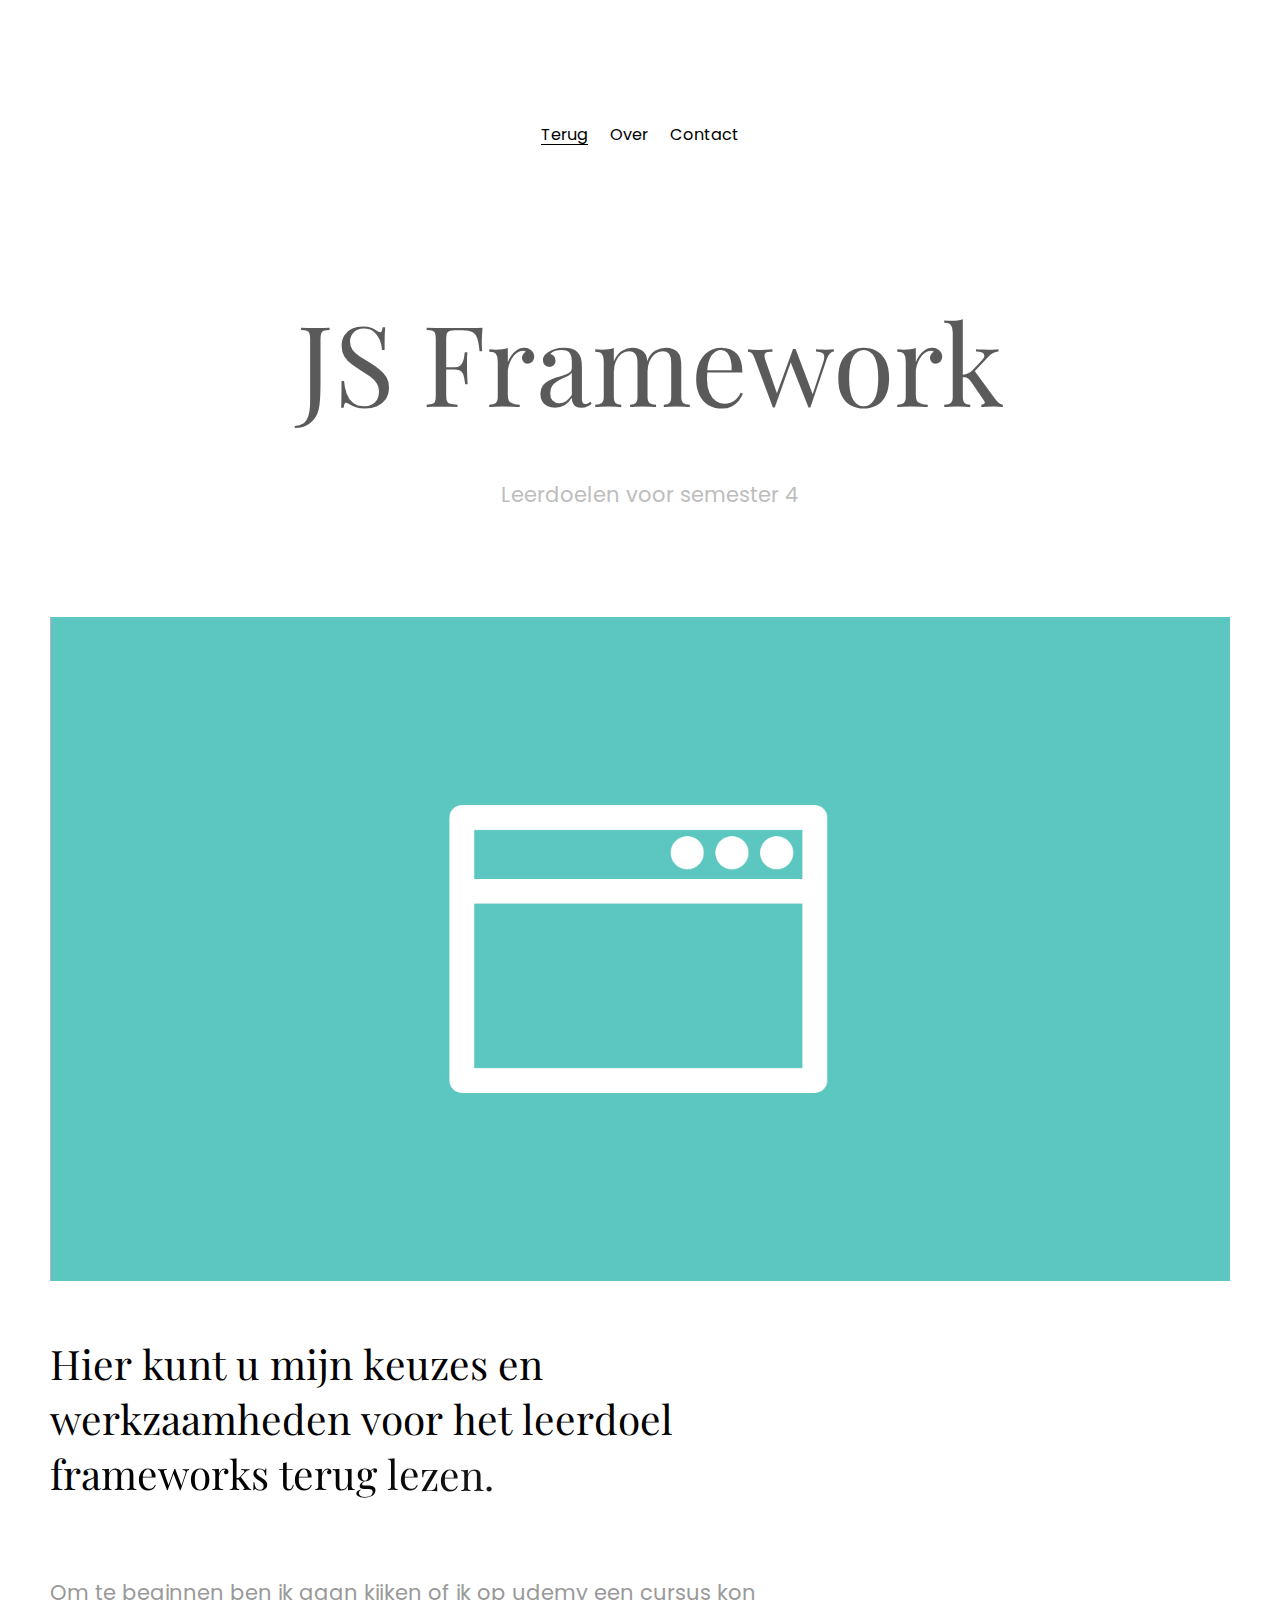
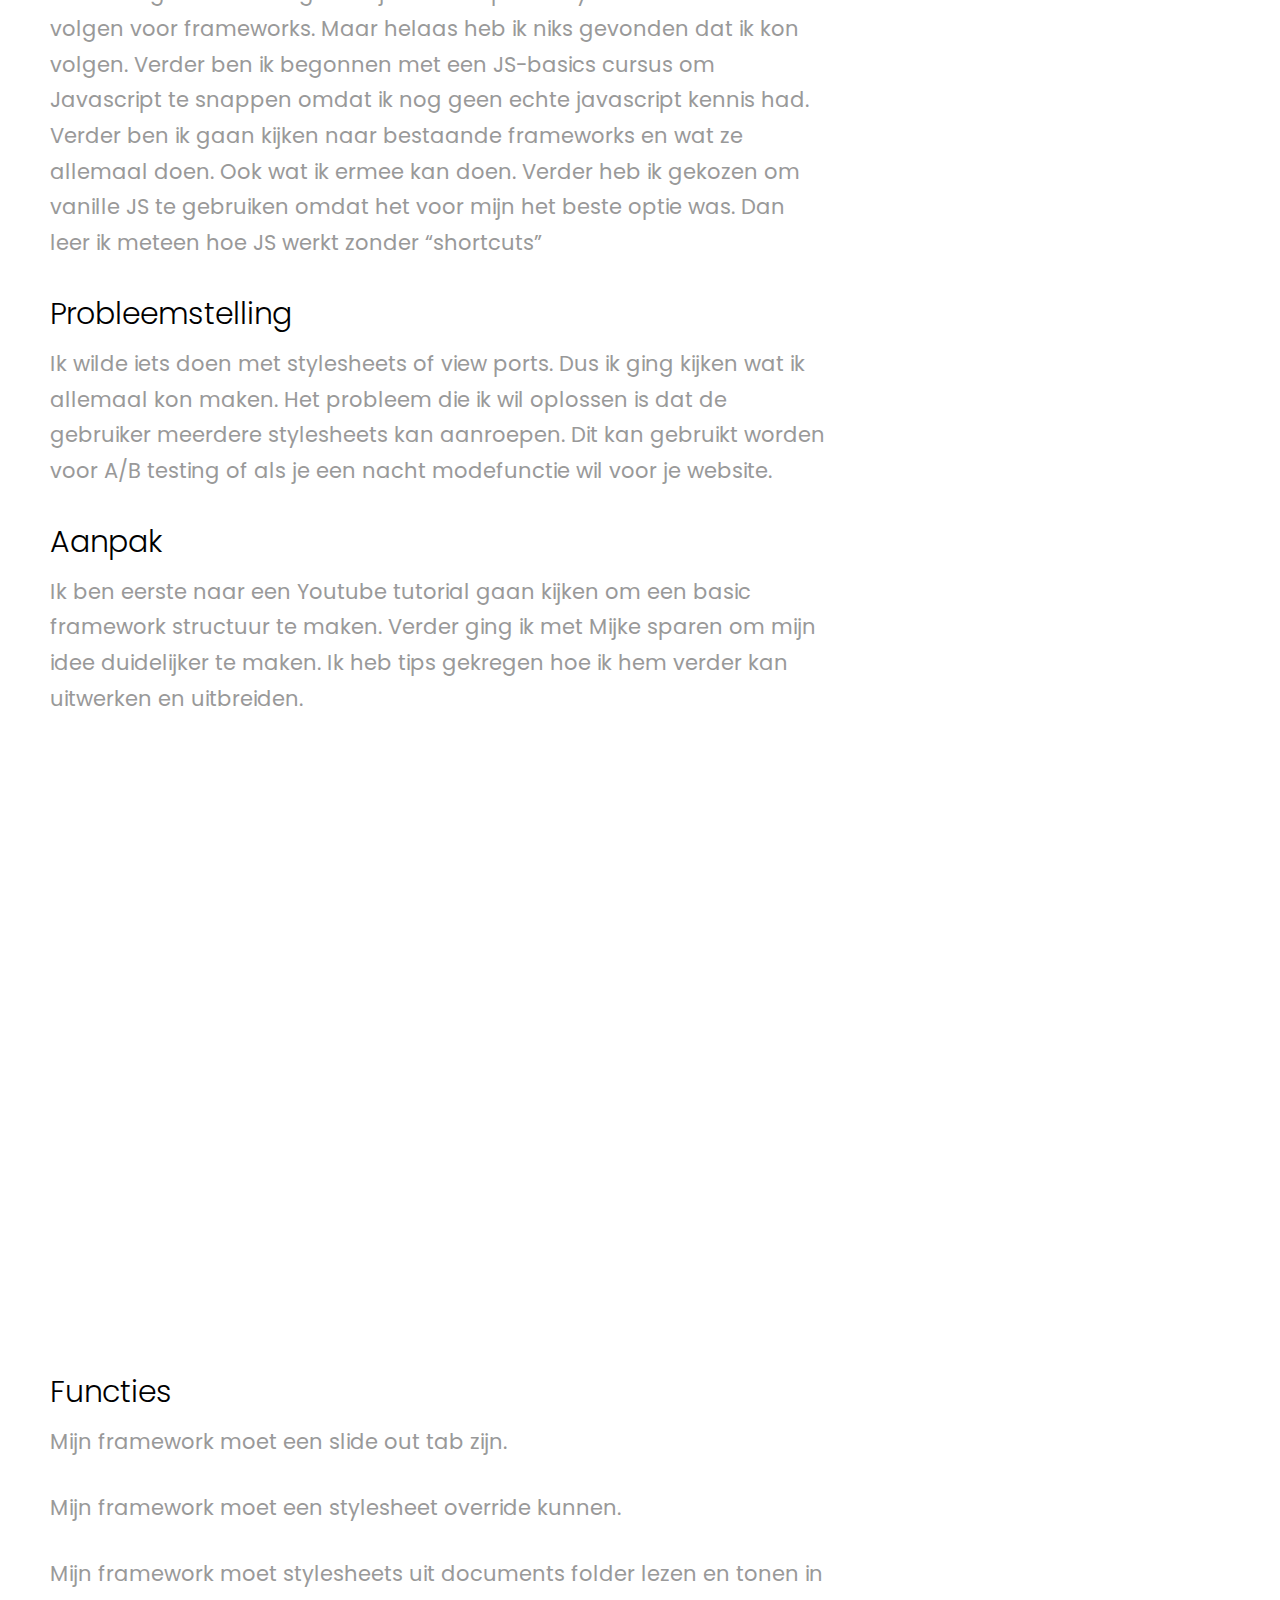
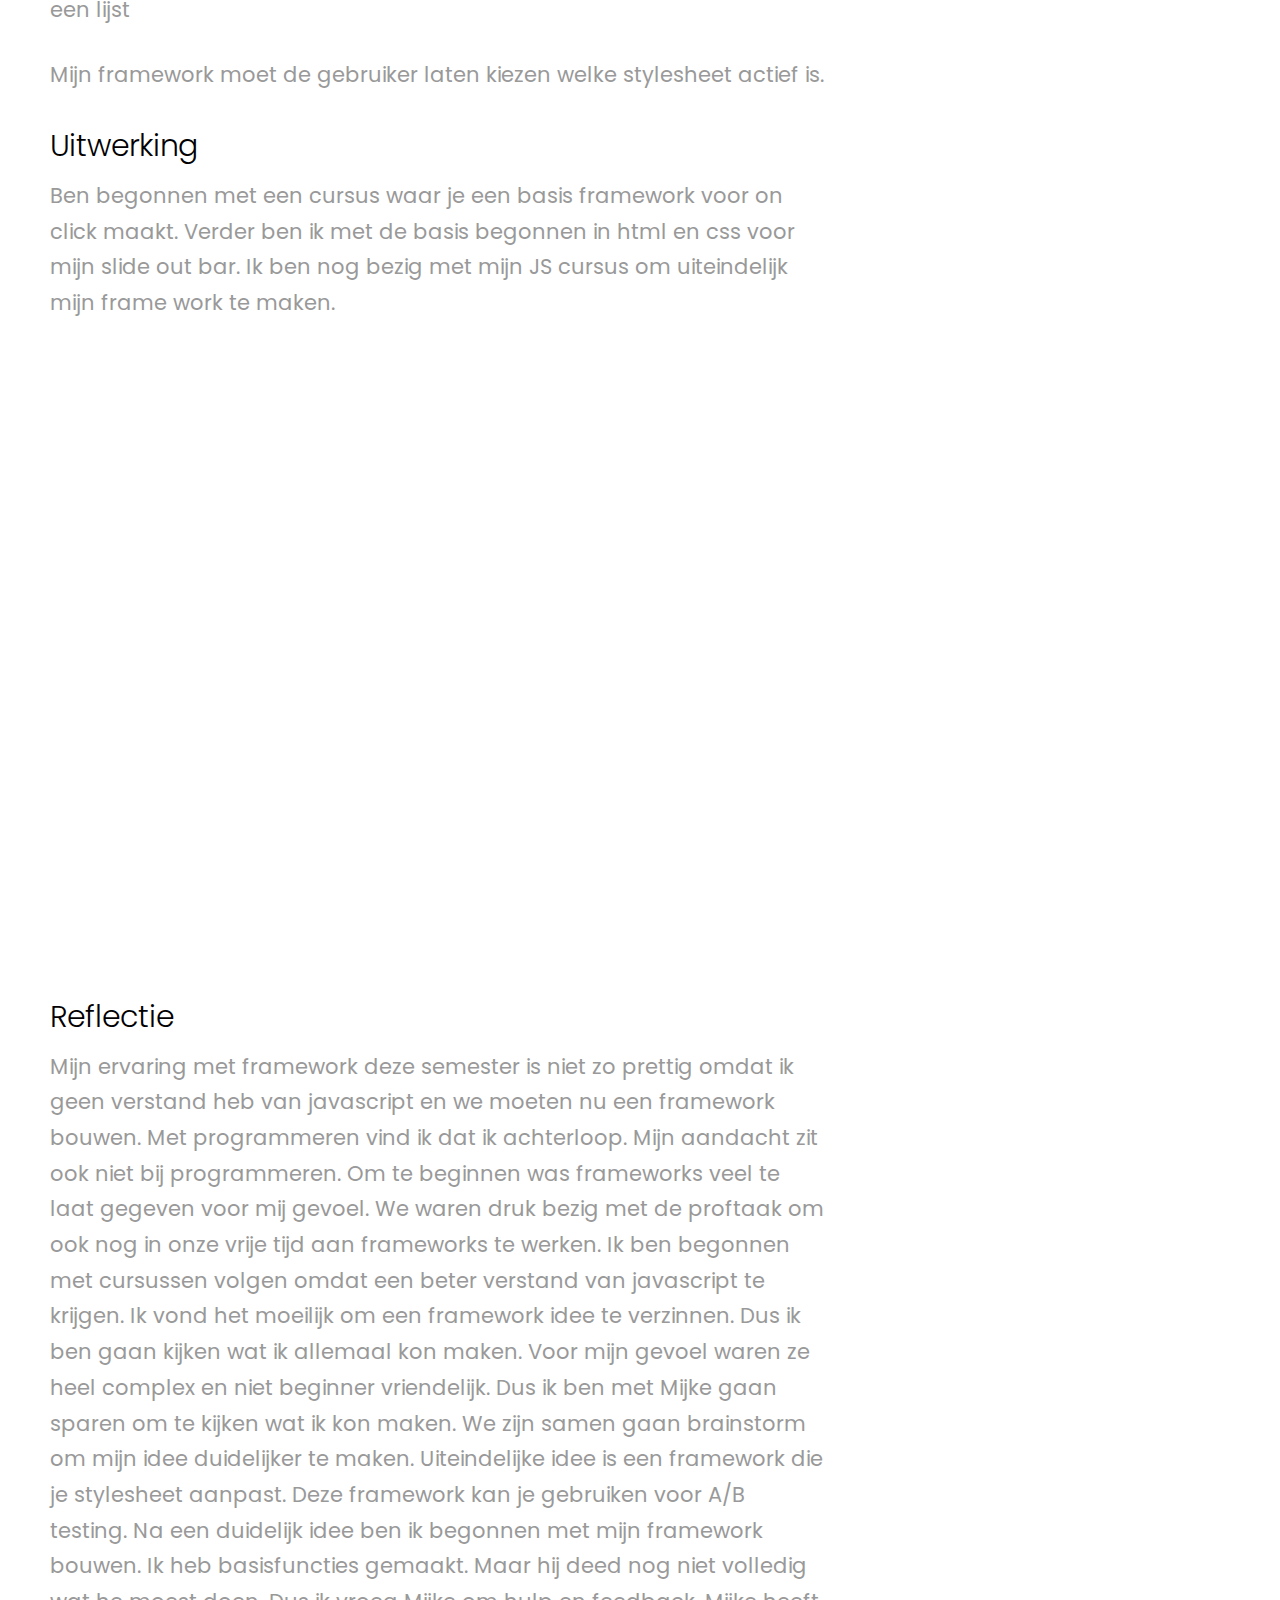
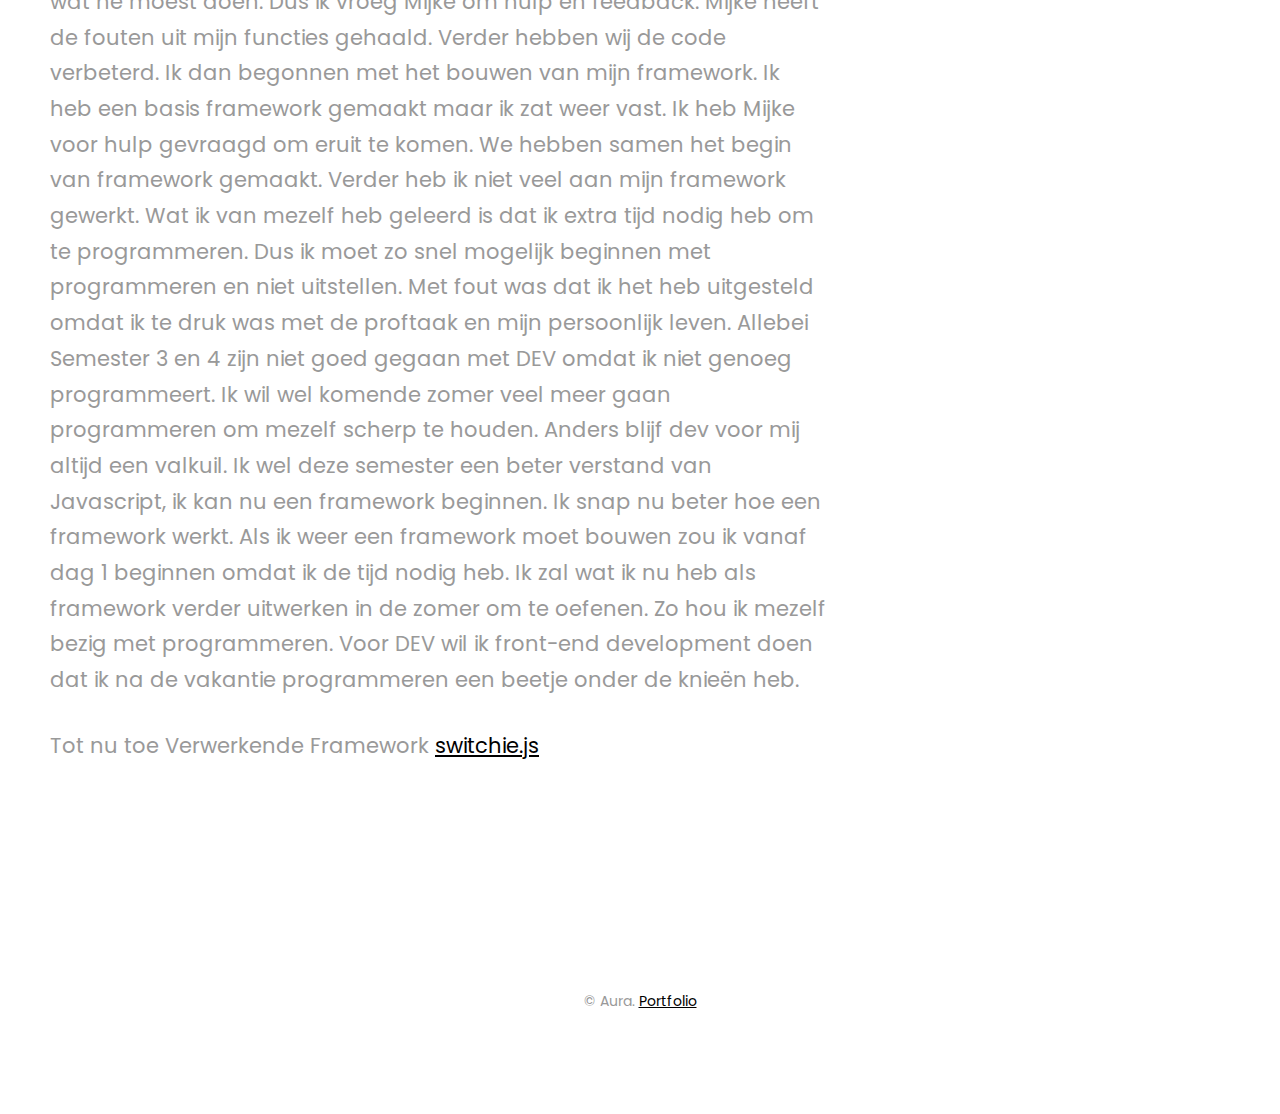
<file: pages/framejs.html>
<!DOCTYPE html>
<html lang="en">
  <head>
    <title>Framework</title>
    <meta name="viewport" content="width=device-width, initial-scale=1, maximum-scale=1">
    <meta charset="utf-8">
    <meta name="format-detection" content="telephone=no">
    <link rel="stylesheet" type="text/css" href="../css/core.css">
    <link rel="stylesheet" type="text/css" href="../css/elements.css">
    <link rel="stylesheet" type="text/css" href="../css/custom.css">
    <link rel="icon" type="image/png" href="../favicon.png?version=4">
  </head>
  <body class="init">
    <div class="container-fluid">
      <header>
        <div class="container-fluid">
          <div class="row-fluid">
            <div class="col-md-12 text-center"><a href="../index.html" class="brand"><img alt="Ben" src="../images/logo.svg" class="default"><img alt="Ben" src="../images/logo-white.svg" class="white"></a>
              <ul class="main-nav">
                <li><a href="../pages/frameworks.html" title="frameworks" class="active">Terug</a>
                </li>
                <li><a href="../pages/about.html" title="About">Over</a>
                </li>
                <li><a href="../pages/contact.html" title="Contact">Contact</a>
                </li>
              </ul>
            </div>
          </div>
        </div>
      </header>
      <section>
        <div class="container hero">
          <h1 class="fadein">JS Framework</h1>
          <p class="fadein">Leerdoelen voor semester 4</p>
        </div>
      </section>
      <section class="content">
        <div class="row-fluid">
          <div class="col-md-12"><img alt="Ben" src="../images/portfolio/framejs.jpg" class="fadein"></div>
        </div>
         <div class="col-md-8">
              <div id="sticky-holder">
                <h1 class="animated-text">Hier kunt u mijn keuzes en werkzaamheden voor het leerdoel frameworks terug lezen.</h1>
                <p>Om te beginnen ben ik gaan kijken of ik op udemy een cursus kon volgen voor frameworks. Maar helaas heb ik niks gevonden dat ik kon volgen. Verder ben ik begonnen met een JS-basics cursus om Javascript te snappen omdat ik nog geen echte javascript kennis had. Verder ben ik gaan kijken naar bestaande frameworks en wat ze allemaal doen. Ook wat ik ermee kan doen. Verder heb ik gekozen om vanille JS te gebruiken omdat het voor mijn het beste optie was. Dan leer ik meteen hoe JS werkt zonder “shortcuts”</p>
                
                <h2> Probleemstelling</h2>
                <p>Ik wilde iets doen met stylesheets of view ports. Dus ik ging kijken wat ik allemaal kon maken. Het probleem die ik wil oplossen is dat de gebruiker meerdere stylesheets kan aanroepen. Dit kan gebruikt worden voor A/B testing of als je een nacht modefunctie wil voor je website.</p>
                
                <h2>Aanpak</h2>
                
                <p>Ik ben eerste naar een Youtube tutorial gaan kijken om een basic framework structuur te maken. Verder ging ik met Mijke sparen om mijn idee duidelijker te maken. Ik heb tips gekregen hoe ik hem verder kan uitwerken en uitbreiden.</p>
                <img alt="Ben" src="../images/portfolio/single/yt.png" class="fadein">
                
                <h2> Functies </h2>
                <p>Mijn framework moet een slide out tab zijn. </p>
                <p>Mijn framework moet een stylesheet override kunnen. </p>
                <p>Mijn framework moet stylesheets uit documents folder lezen en tonen in een lijst </p>
                <p>Mijn framework moet de gebruiker laten kiezen welke stylesheet actief is. </p>
                
                
                <h2> Uitwerking </h2>
                <p> Ben begonnen met een cursus waar je een basis framework voor on click maakt. Verder ben ik met de basis begonnen in html en css voor mijn slide out bar. Ik ben nog bezig met mijn JS cursus om uiteindelijk mijn frame work te maken.</p>
                <img alt="Ben" src="../images/portfolio/single/testie1.png" class="fadein">
                <img alt="Ben" src="../images/portfolio/single/testie2.png" class="fadein">
                
                <h2> Reflectie </h2>
                <p> Mijn ervaring met framework deze semester is niet zo prettig omdat ik geen verstand heb van javascript en we moeten nu een framework bouwen. Met programmeren vind ik dat ik achterloop. Mijn aandacht zit ook niet bij programmeren. Om te beginnen was frameworks veel te laat gegeven voor mij gevoel. We waren druk bezig met de proftaak om ook nog in onze vrije tijd aan frameworks te werken. Ik ben begonnen met cursussen volgen omdat een beter verstand van javascript te krijgen. Ik vond het moeilijk om een framework idee te verzinnen. Dus ik ben gaan kijken wat ik allemaal kon maken. Voor mijn gevoel waren ze heel complex en niet beginner vriendelijk. Dus ik ben met Mijke gaan sparen om te kijken wat ik kon maken. We zijn samen gaan brainstorm om mijn idee duidelijker te maken. Uiteindelijke idee is een framework die je stylesheet aanpast. Deze framework kan je gebruiken voor A/B testing. Na een duidelijk idee ben ik begonnen met mijn framework bouwen. Ik heb basisfuncties gemaakt. Maar hij deed nog niet volledig wat he moest doen. Dus ik vroeg Mijke om hulp en feedback. Mijke heeft de fouten uit mijn functies gehaald. Verder hebben wij de code verbeterd. Ik dan begonnen met het bouwen van mijn framework. Ik heb een basis framework gemaakt maar ik zat weer vast. Ik heb Mijke voor hulp gevraagd om eruit te komen. We hebben samen het begin van framework gemaakt. Verder heb ik niet veel aan mijn framework gewerkt. Wat ik van mezelf heb geleerd is dat ik extra tijd nodig heb om te programmeren. Dus ik moet zo snel mogelijk beginnen met programmeren en niet uitstellen. Met fout was dat ik het heb uitgesteld omdat ik te druk was met de proftaak en mijn persoonlijk leven. Allebei Semester 3 en 4 zijn niet goed gegaan met DEV omdat ik niet genoeg programmeert. Ik wil wel komende zomer veel meer gaan programmeren om mezelf scherp te houden. Anders blijf dev voor mij altijd een valkuil. Ik wel deze semester een beter verstand van Javascript, ik kan nu een framework beginnen. Ik snap nu beter hoe een framework werkt. Als ik weer een framework moet bouwen zou ik vanaf dag 1 beginnen omdat ik de tijd nodig heb. Ik zal wat ik nu heb als framework verder uitwerken in de zomer om te oefenen. Zo hou ik mezelf bezig met programmeren. Voor DEV wil ik front-end development doen dat ik na de vakantie programmeren een beetje onder de knieën heb.</p>
                
                  <p>Tot nu toe Verwerkende Framework <a href="../framework/index.html">switchie.js</a></p>
                
                </div>
                
          </div>
      </section>
      <section class="next-page"></section>
      <footer>
        <div class="container-fluid">
          <div class="row">
            <div class="col-md-12 text-center"><span>&copy; Aura. <a href="https://auraeverything.co">Portfolio</a></span></div>
          </div>
        </div>
      </footer>
    </div>
    <script src="../js/vendor.js"></script>
    <script src="../js/functions.js"></script>
  </body>
</html>
</file>
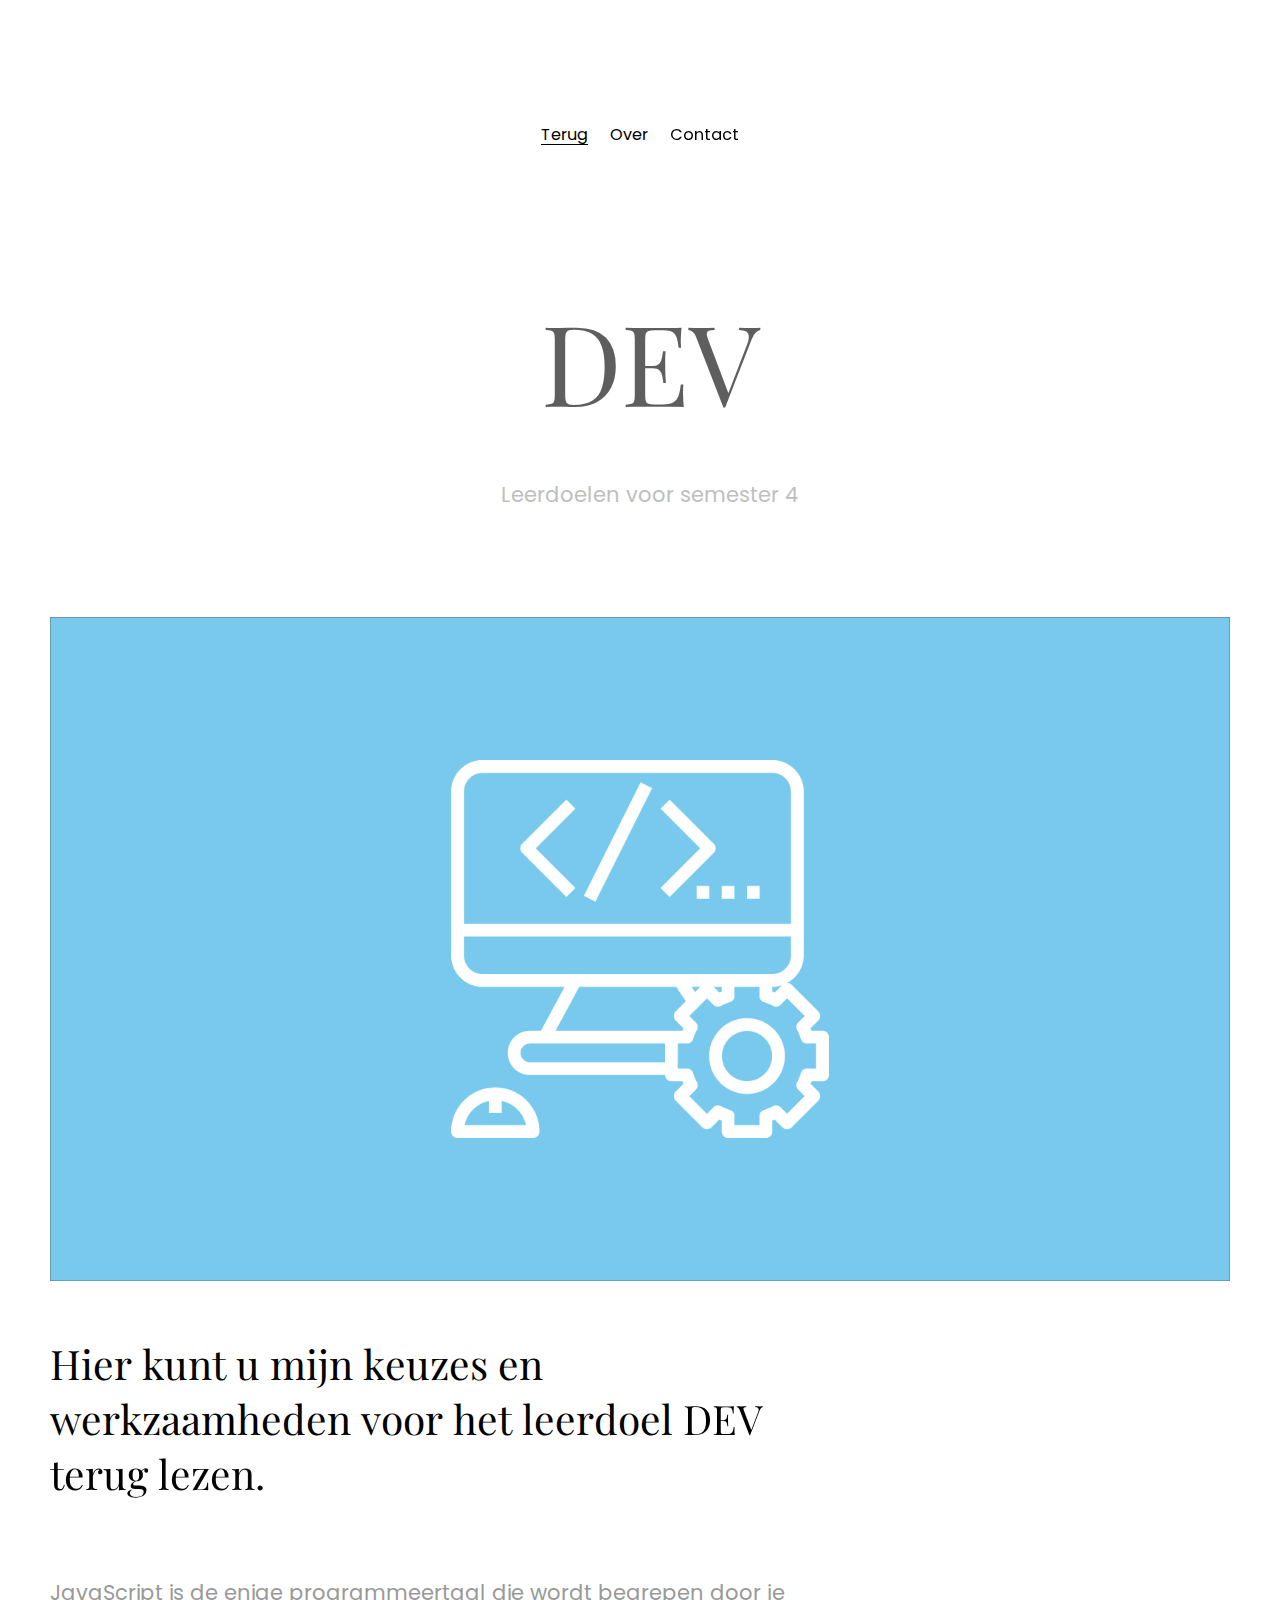
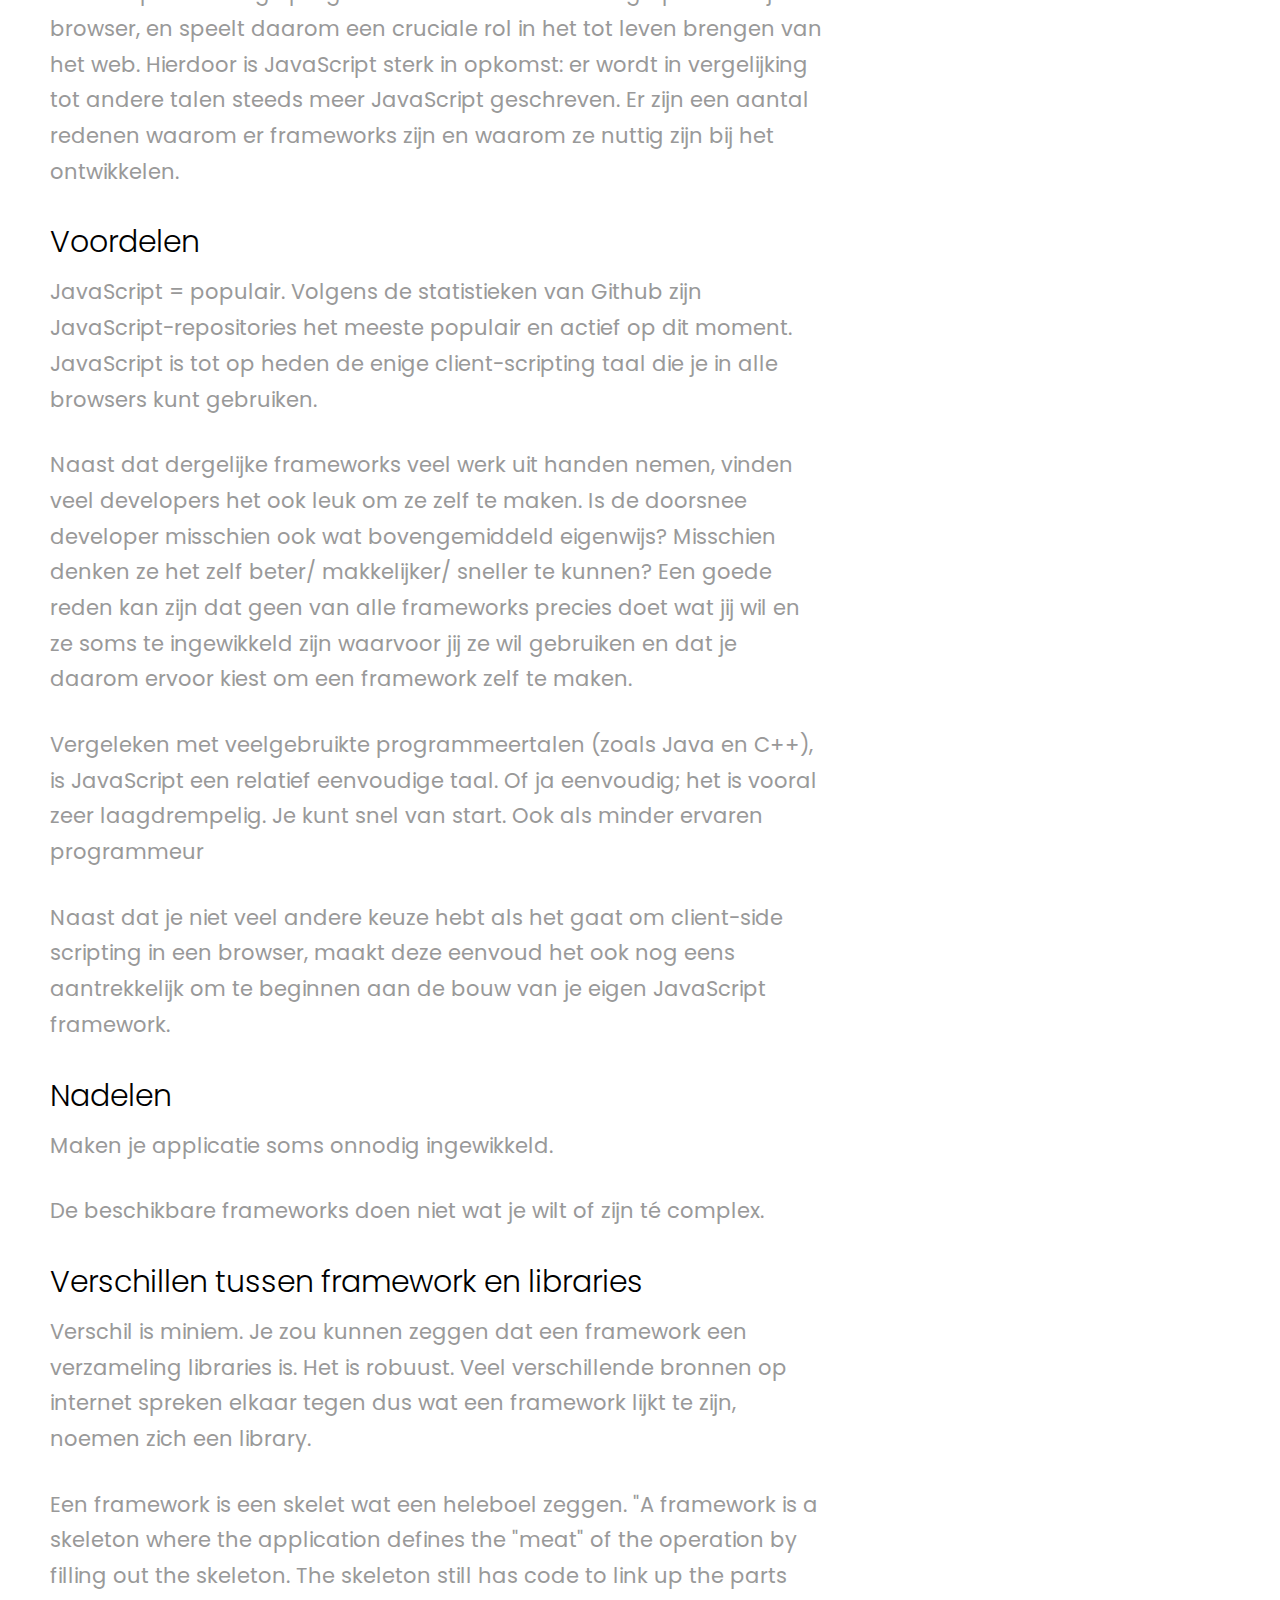
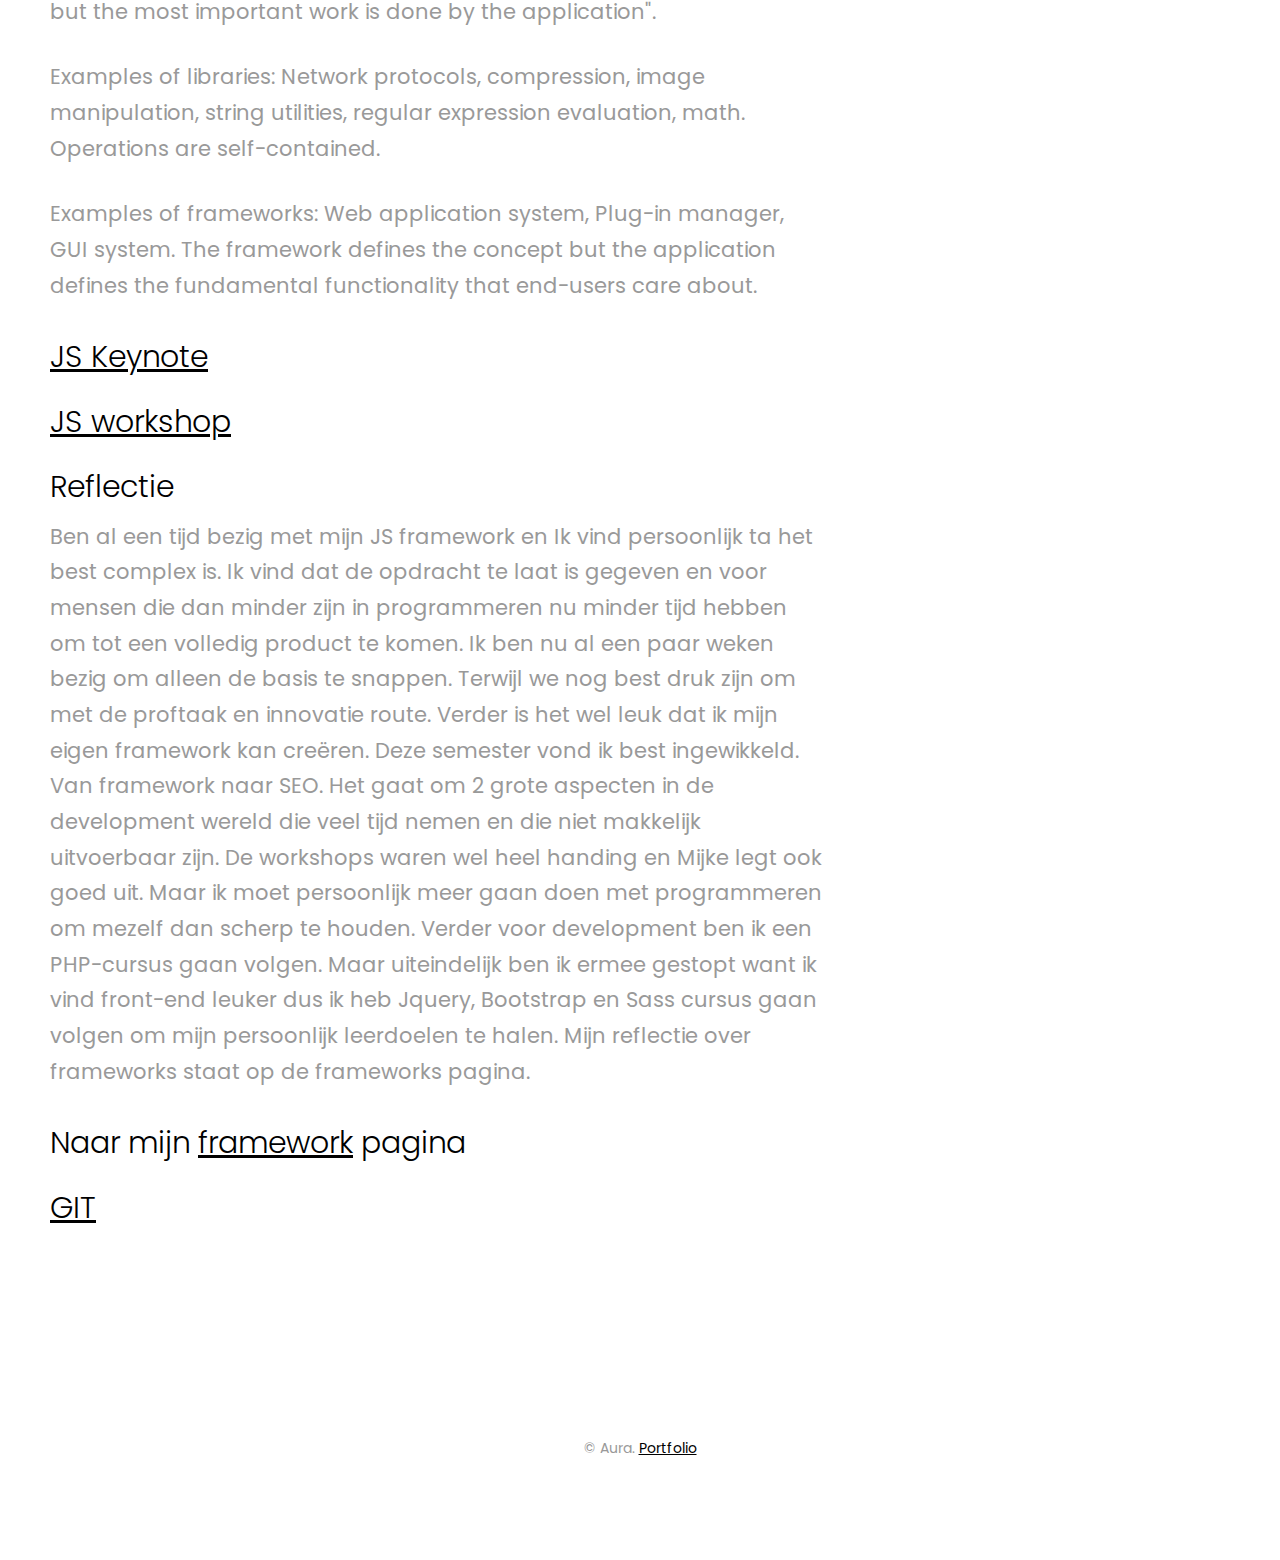
<file: pages/frameworks.html>
<!DOCTYPE html>
<html lang="en">
  <head>
    <title>Development</title>
    <meta name="viewport" content="width=device-width, initial-scale=1, maximum-scale=1">
    <meta charset="utf-8">
    <meta name="format-detection" content="telephone=no">
    <link rel="stylesheet" type="text/css" href="../css/core.css">
    <link rel="stylesheet" type="text/css" href="../css/elements.css">
    <link rel="stylesheet" type="text/css" href="../css/custom.css">
    <link rel="icon" type="image/png" href="../favicon.png?version=4">
  </head>
  <body class="init">
    <div class="container-fluid">
      <header>
        <div class="container-fluid">
          <div class="row-fluid">
            <div class="col-md-12 text-center"><a href="../index.html" class="brand"><img alt="Ben" src="../images/logo.svg" class="default"><img alt="Ben" src="../images/logo-white.svg" class="white"></a>
              <ul class="main-nav">
                <li><a href="../index.html" title="Work" class="active">Terug</a>
                </li>
                <li><a href="../pages/about.html" title="About">Over</a>
                </li>
                <li><a href="../pages/contact.html" title="Contact">Contact</a>
                </li>
              </ul>
            </div>
          </div>
        </div>
      </header>
      <section>
        <div class="container hero">
          <h1 class="fadein">DEV</h1>
          <p class="fadein">Leerdoelen voor semester 4</p>
        </div>
      </section>
      <section class="content">
        <div class="row-fluid">
          <div class="col-md-12"><img alt="Ben" src="../images/portfolio/frameworks.jpg" class="fadein"></div>
        </div>
         <div class="col-md-8">
              <div id="sticky-holder">
                <h1 class="animated-text">Hier kunt u mijn keuzes en werkzaamheden voor het leerdoel DEV terug lezen.</h1>
                <p>JavaScript is de enige programmeertaal die wordt begrepen door je browser, en speelt daarom een cruciale rol in het tot leven brengen van het web. Hierdoor is JavaScript sterk in opkomst: er wordt in vergelijking tot andere talen steeds meer JavaScript geschreven. Er zijn een aantal redenen waarom er frameworks zijn en waarom ze nuttig zijn bij het ontwikkelen. 
</p>
                
                <h2> Voordelen</h2>
                <p>JavaScript = populair. Volgens de statistieken van Github zijn JavaScript-repositories het meeste populair en actief op dit moment. JavaScript is tot op heden de enige client-scripting taal die je in alle browsers kunt gebruiken.</p>
                
                <p>Naast dat dergelijke frameworks veel werk uit handen nemen, vinden veel developers het ook leuk om ze zelf te maken. Is de doorsnee developer misschien ook wat bovengemiddeld eigenwijs? Misschien denken ze het zelf beter/ makkelijker/ sneller te kunnen? Een goede reden kan zijn dat geen van alle frameworks precies doet wat jij wil en ze soms te ingewikkeld zijn waarvoor jij ze wil gebruiken en dat je daarom ervoor kiest om een framework zelf te maken.</p>
                
                <p>Vergeleken met veelgebruikte programmeertalen (zoals Java en C++), is JavaScript een relatief eenvoudige taal. Of ja eenvoudig; het is vooral zeer laagdrempelig. Je kunt snel van start. Ook als minder ervaren programmeur</p>
                
                <p> Naast dat je niet veel andere keuze hebt als het gaat om client-side scripting in een browser, maakt deze eenvoud het ook nog eens aantrekkelijk om te beginnen aan de bouw van je eigen JavaScript framework. </p>
                
                <h2>Nadelen</h2>
                
                <p>Maken je applicatie soms onnodig ingewikkeld.</p>
                <p> De beschikbare frameworks doen niet wat je wilt of zijn té complex.</p>
                 
                <h2> Verschillen tussen framework en libraries </h2>
                <p> Verschil is miniem. Je zou kunnen zeggen dat een framework een verzameling libraries is. Het is robuust. Veel verschillende bronnen op internet spreken elkaar tegen dus wat een framework lijkt te zijn, noemen zich een library.</p>
                
                <p> Een framework is een skelet wat een heleboel zeggen. "A framework is a skeleton where the application defines the "meat" of the operation by filling out the skeleton. The skeleton still has code to link up the parts but the most important work is done by the application".

</p>
                
                <p> Examples of libraries: Network protocols, compression, image manipulation, string utilities, regular expression evaluation, math. Operations are self-contained.</p>
                <p>Examples of frameworks: Web application system, Plug-in manager, GUI system. The framework defines the concept but the application defines the fundamental functionality that end-users care about. </p>
                
                 <a href="../document/jskeynote.pdf"><h2>JS Keynote</h2></a>
                <a href="../document/jsworkshop.pdf"><h2>JS workshop</h2></a>
               
                
                <h2> Reflectie </h2>
                <p>Ben al een tijd bezig met mijn JS framework en Ik vind persoonlijk ta het best complex is. Ik vind dat de opdracht te laat is gegeven en voor mensen die dan minder zijn in programmeren nu minder tijd hebben om tot een volledig product te komen. Ik ben nu al een paar weken bezig om alleen de basis te snappen. Terwijl we nog best druk zijn om met de proftaak en innovatie route. Verder is het wel leuk dat ik mijn eigen framework kan creëren. Deze semester vond ik best ingewikkeld. Van framework naar SEO. Het gaat om 2 grote aspecten in de development wereld die veel tijd nemen en die niet makkelijk uitvoerbaar zijn. De workshops waren wel heel handing en Mijke legt ook goed uit. Maar ik moet persoonlijk meer gaan doen met programmeren om mezelf dan scherp te houden. Verder voor development ben ik een PHP-cursus gaan volgen. Maar uiteindelijk ben ik ermee gestopt want ik vind front-end leuker dus ik heb Jquery, Bootstrap en Sass cursus gaan volgen om mijn persoonlijk leerdoelen te halen. 

Mijn reflectie over frameworks staat op de frameworks pagina.

 </p>
                
                <h2> Naar mijn <a href="../pages/framejs.html" title="framework">framework</a> pagina</h2>
                   <a href="https://git.fhict.nl/I333311/testie"><h2>GIT</h2></a>
               
                
                </div>
                
            </div> 
      </section>
      <section class="next-page"></section>
      <footer>
        <div class="container-fluid">
          <div class="row">
            <div class="col-md-12 text-center"><span>&copy; Aura. <a href="https://auraeverything.co">Portfolio</a></span></div>
          </div>
        </div>
      </footer>
    </div>
    <script src="../js/vendor.js"></script>
    <script src="../js/functions.js"></script>
  </body>
</html>
</file>
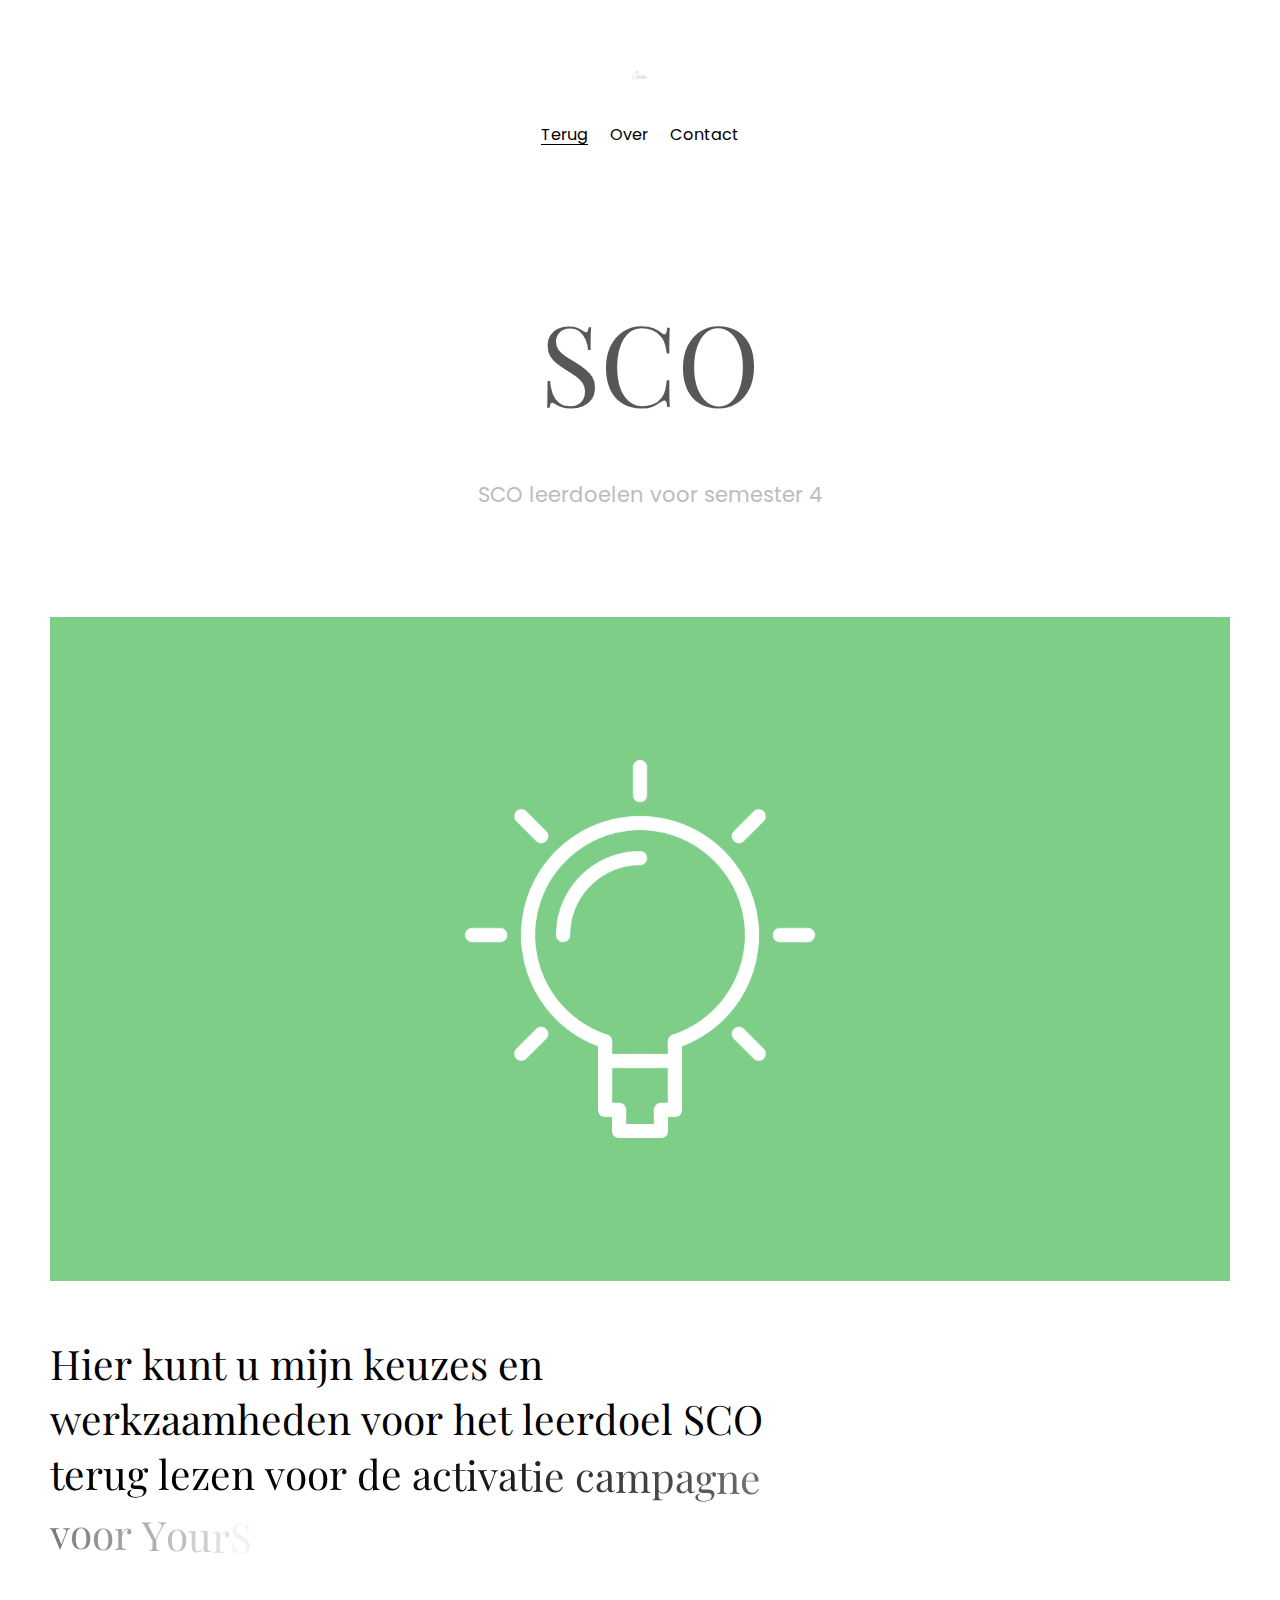
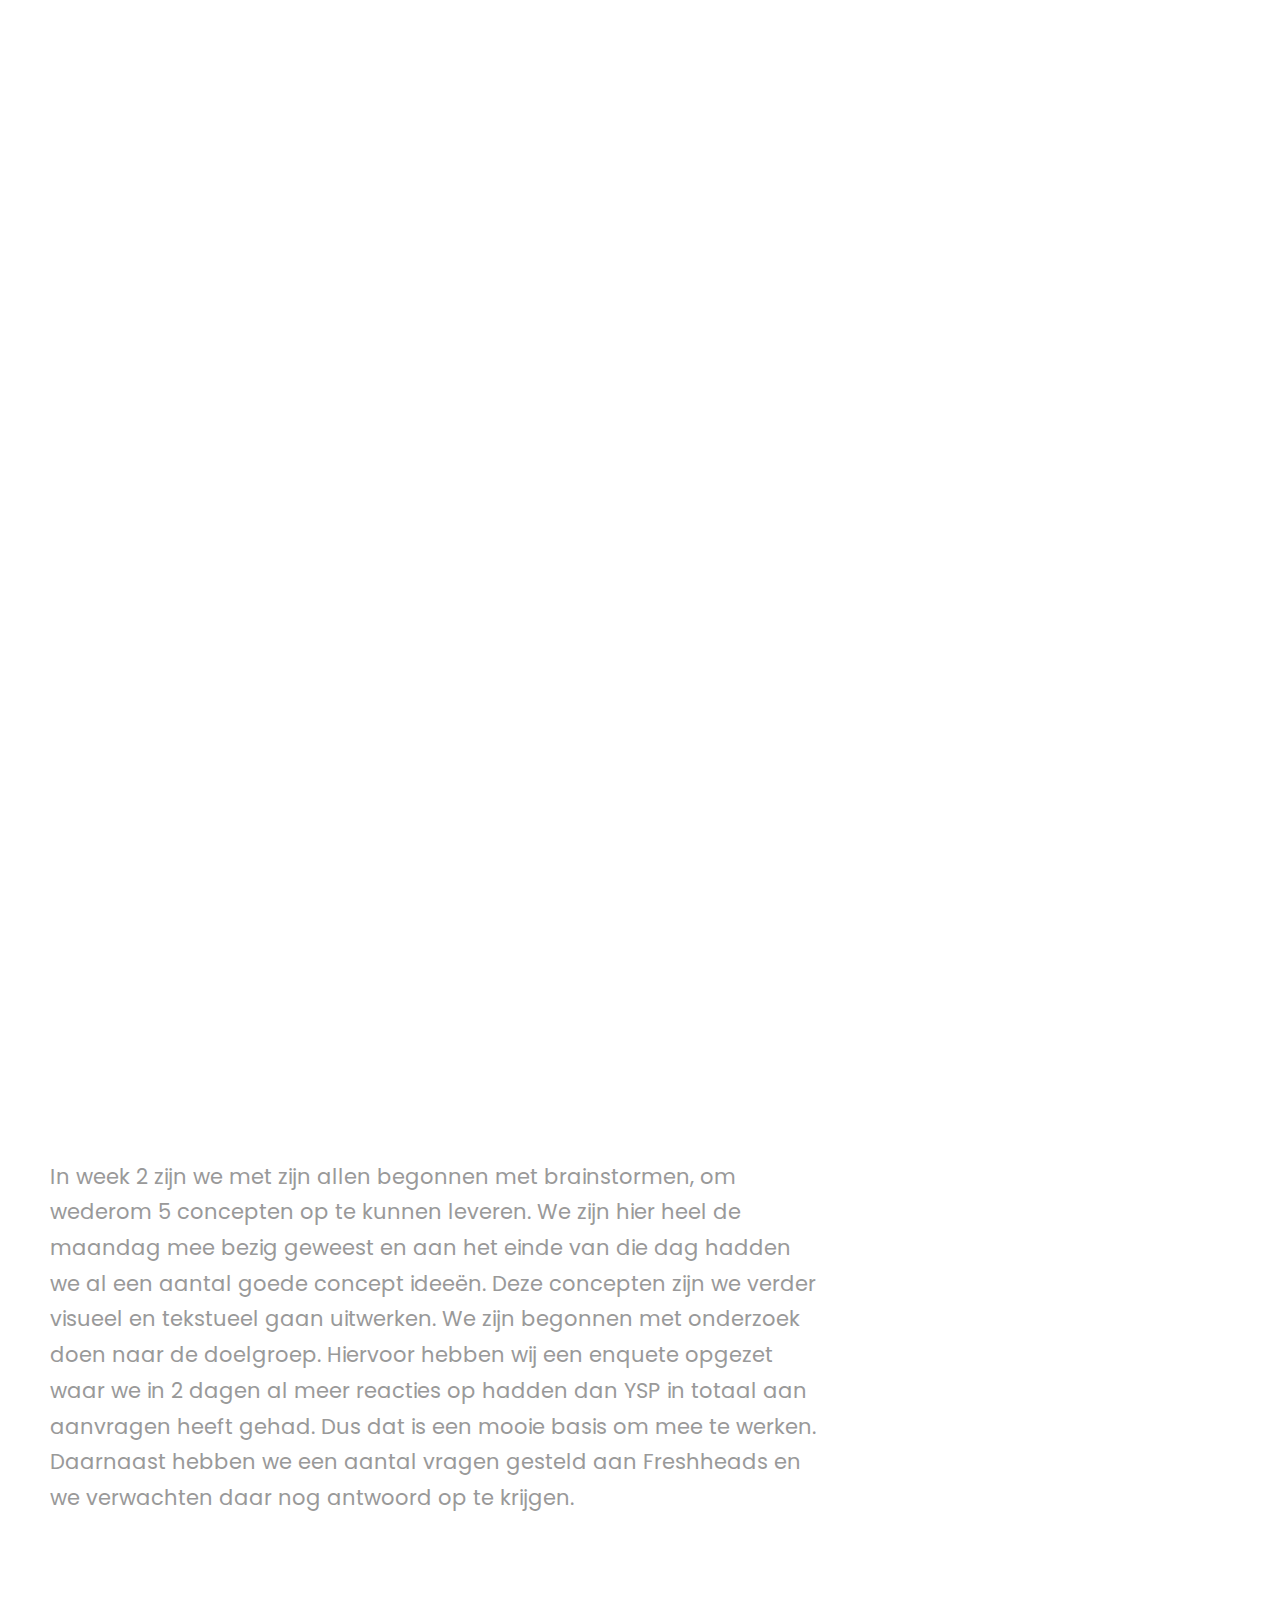
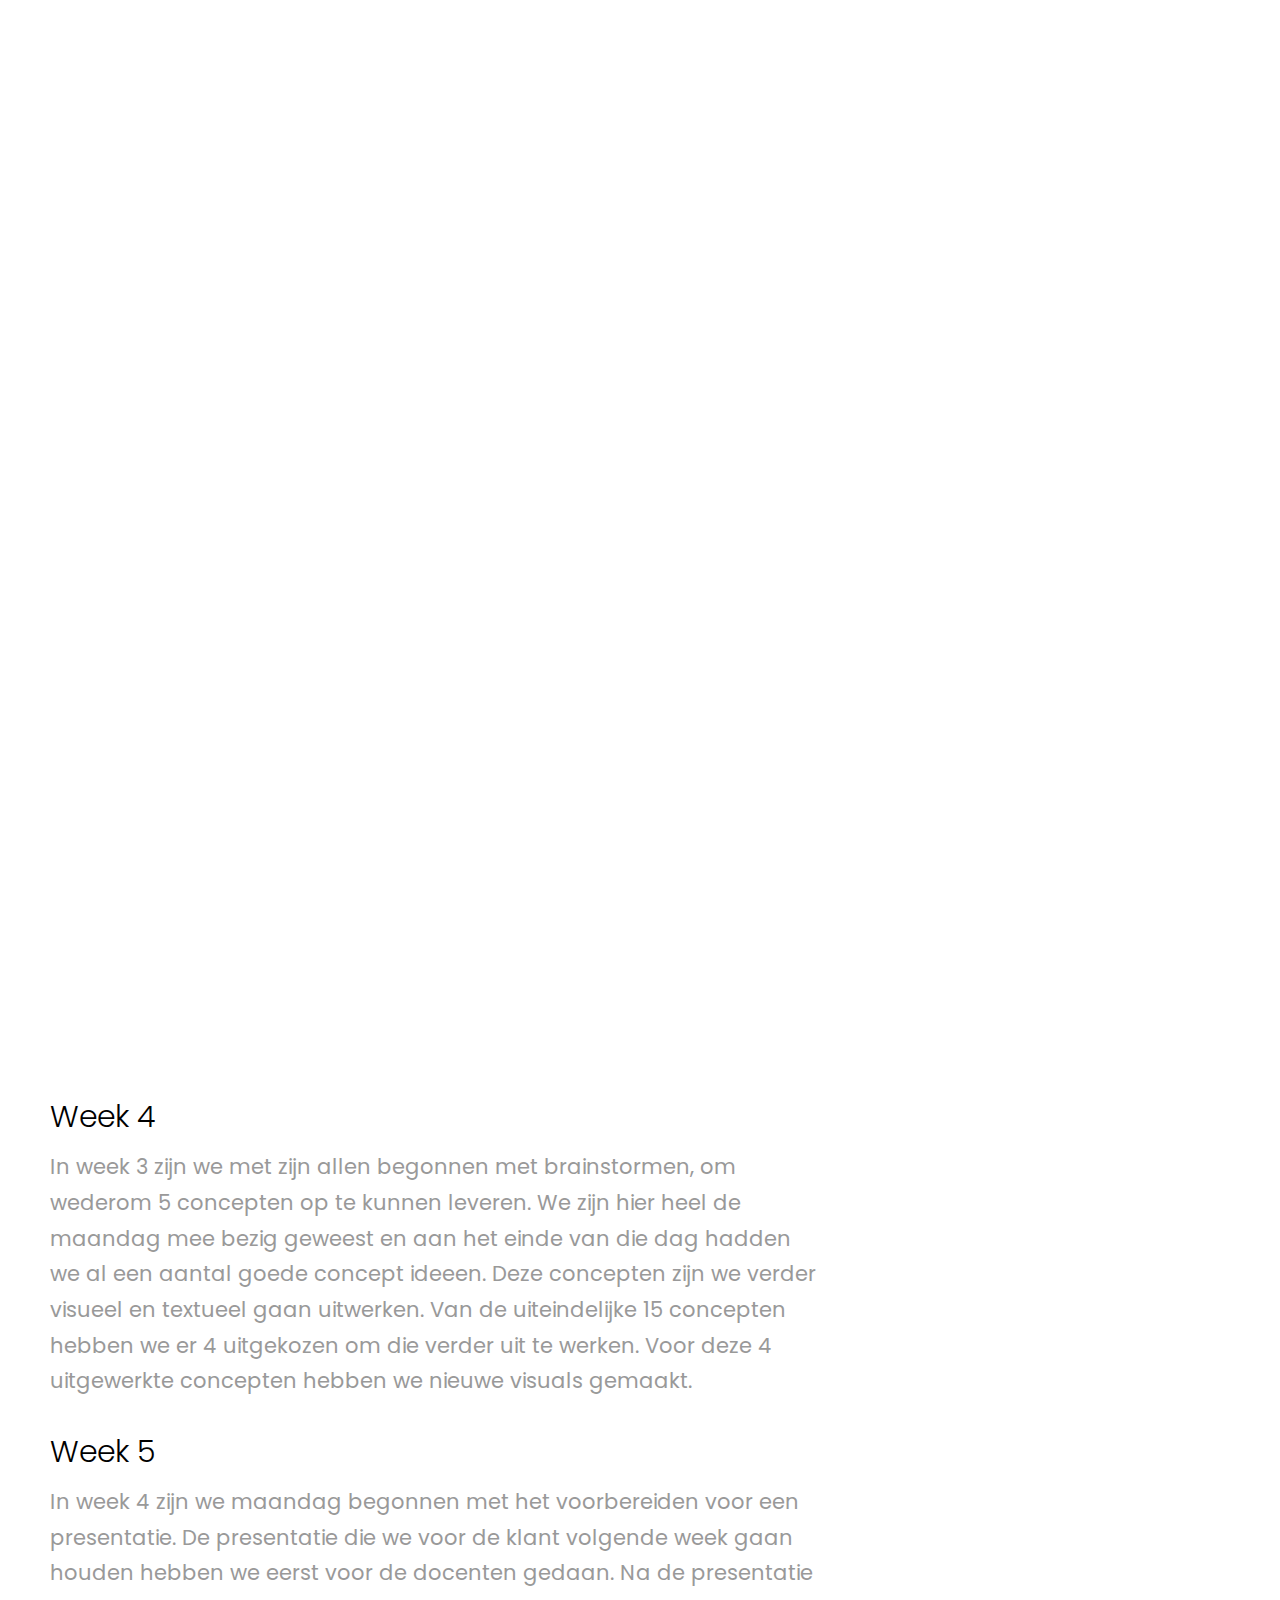
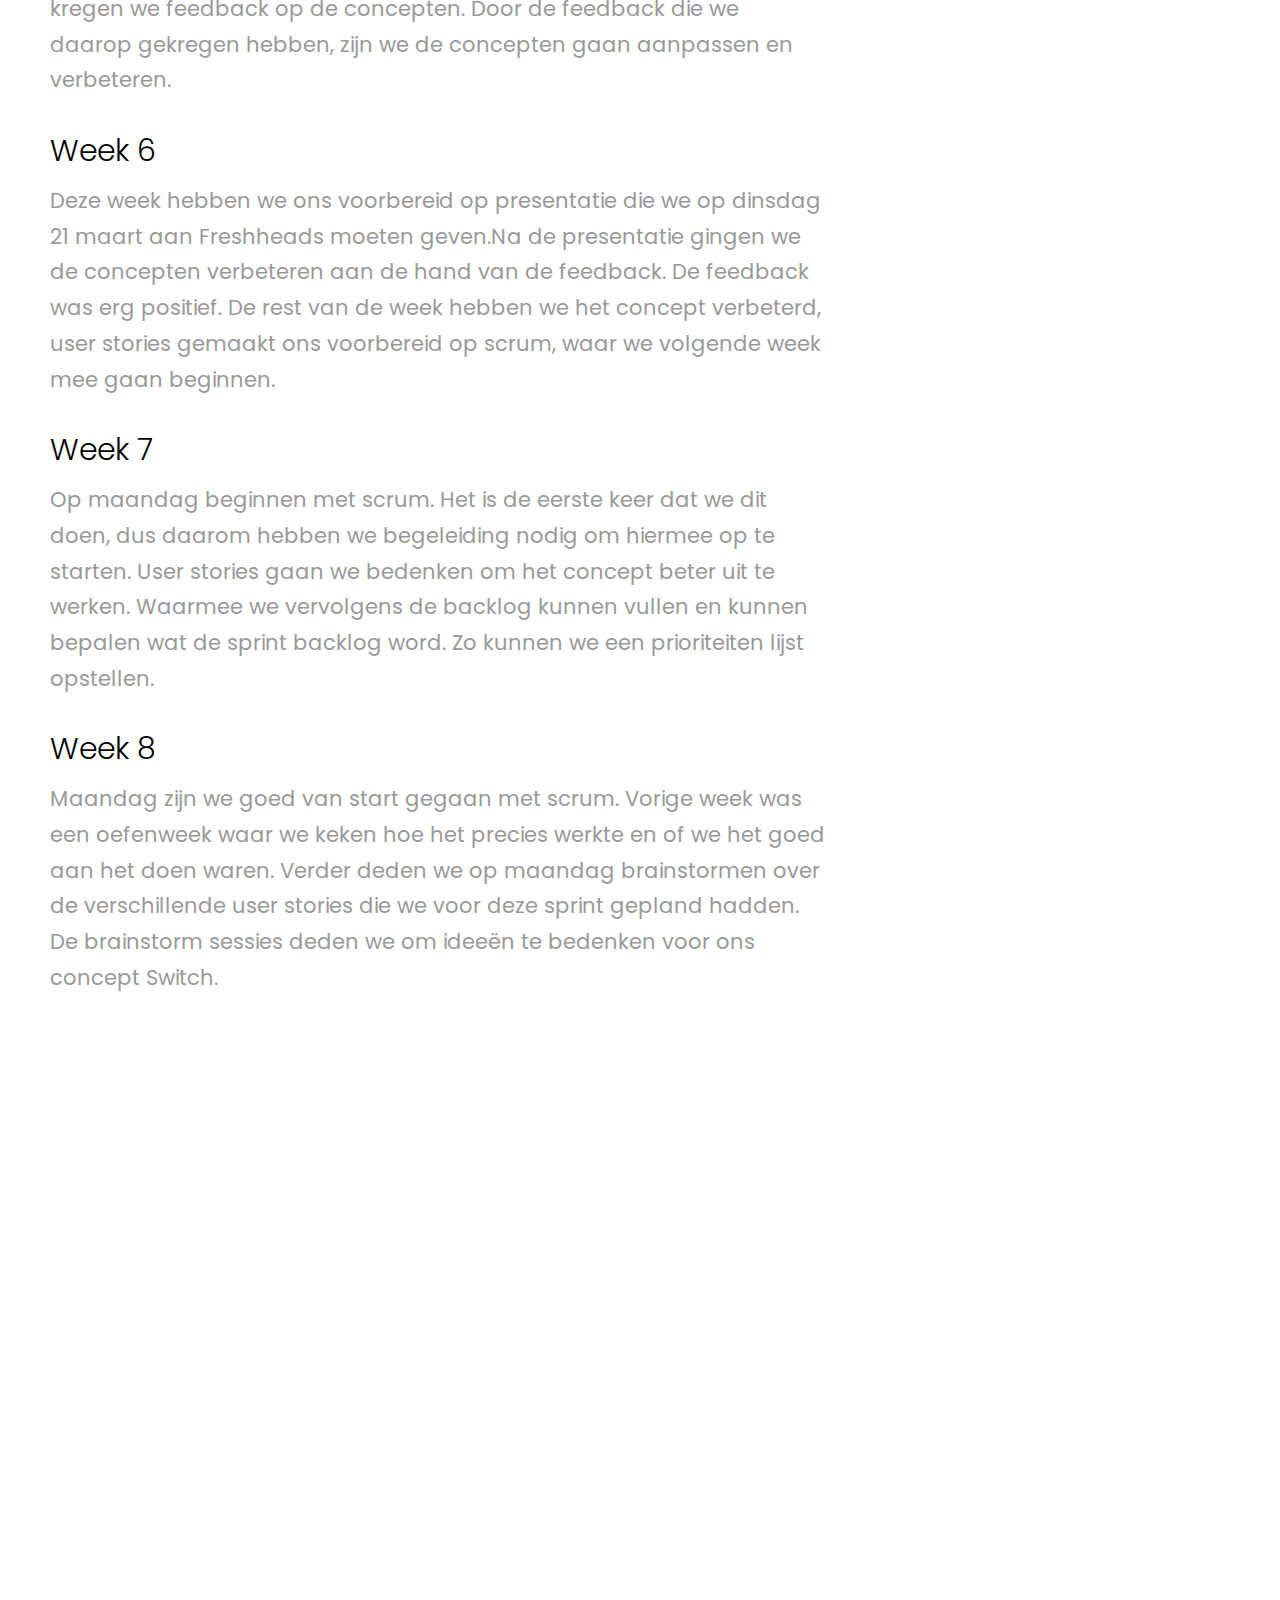
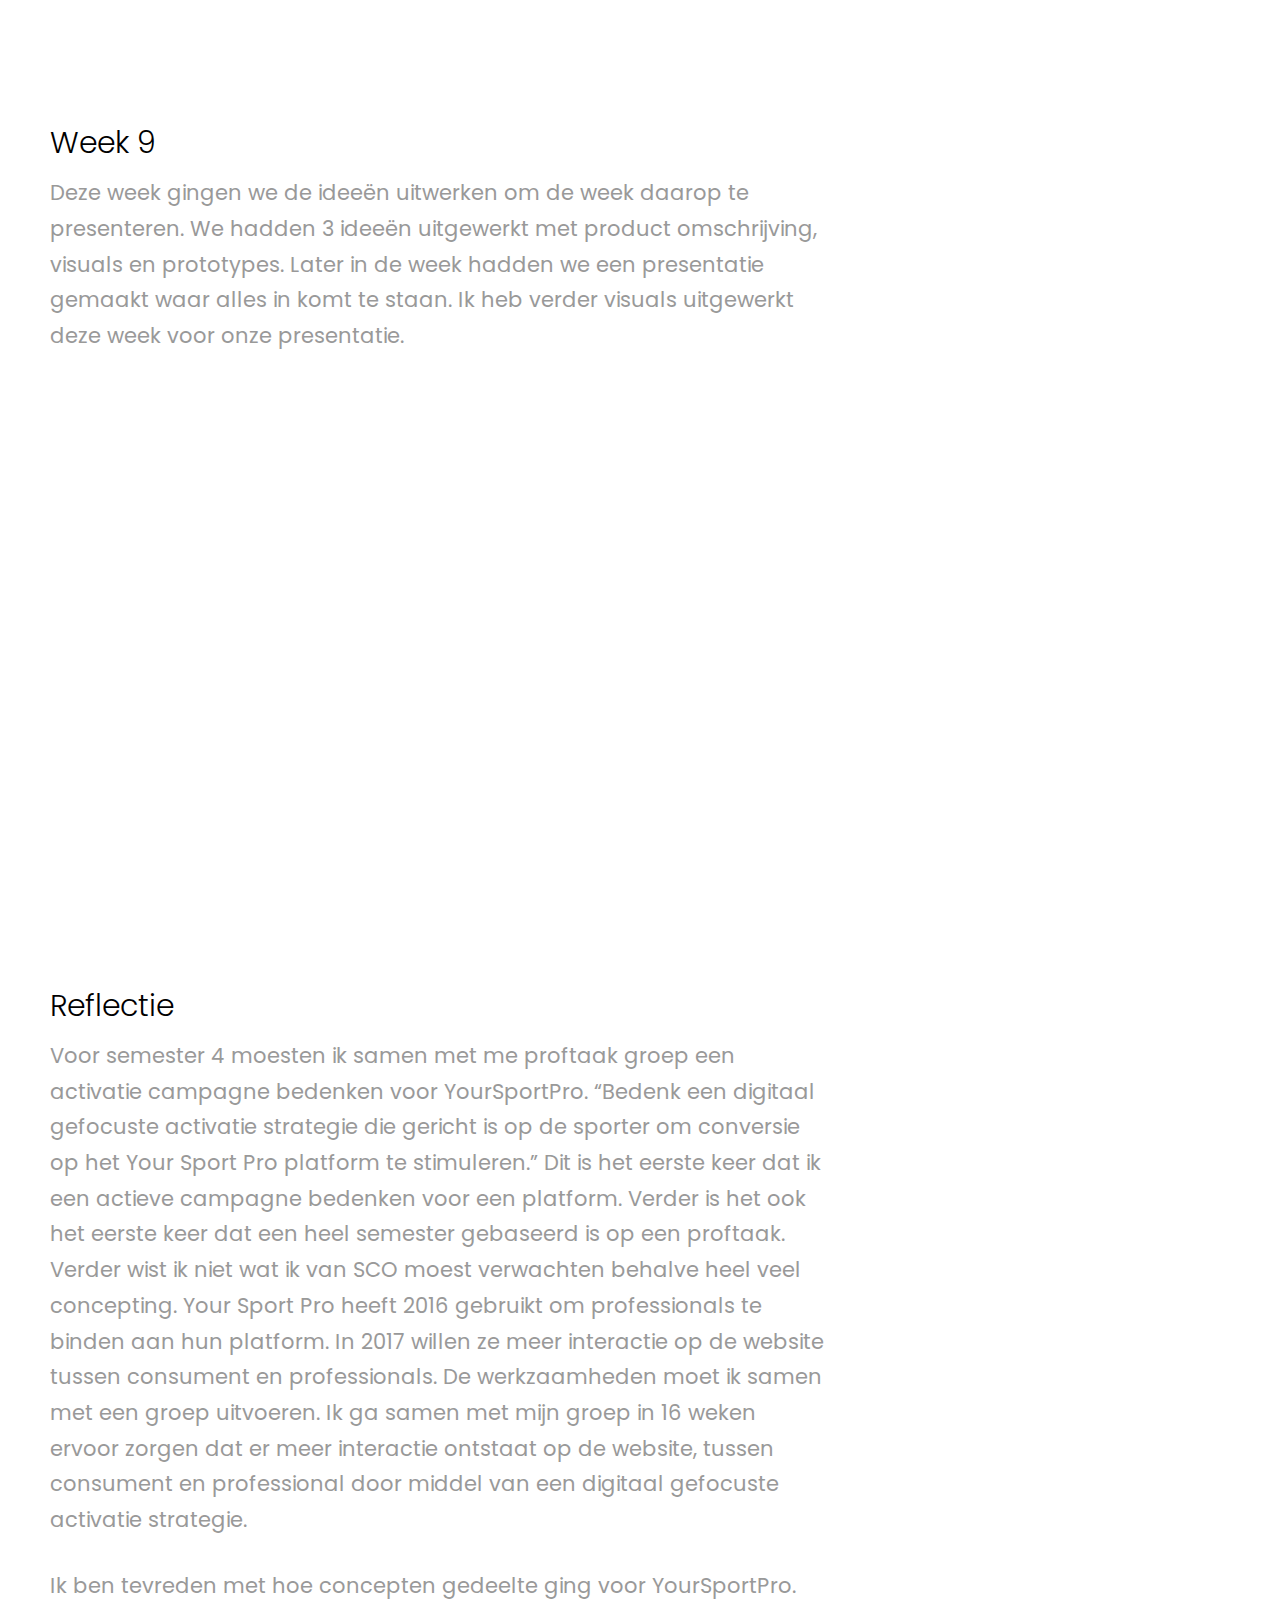
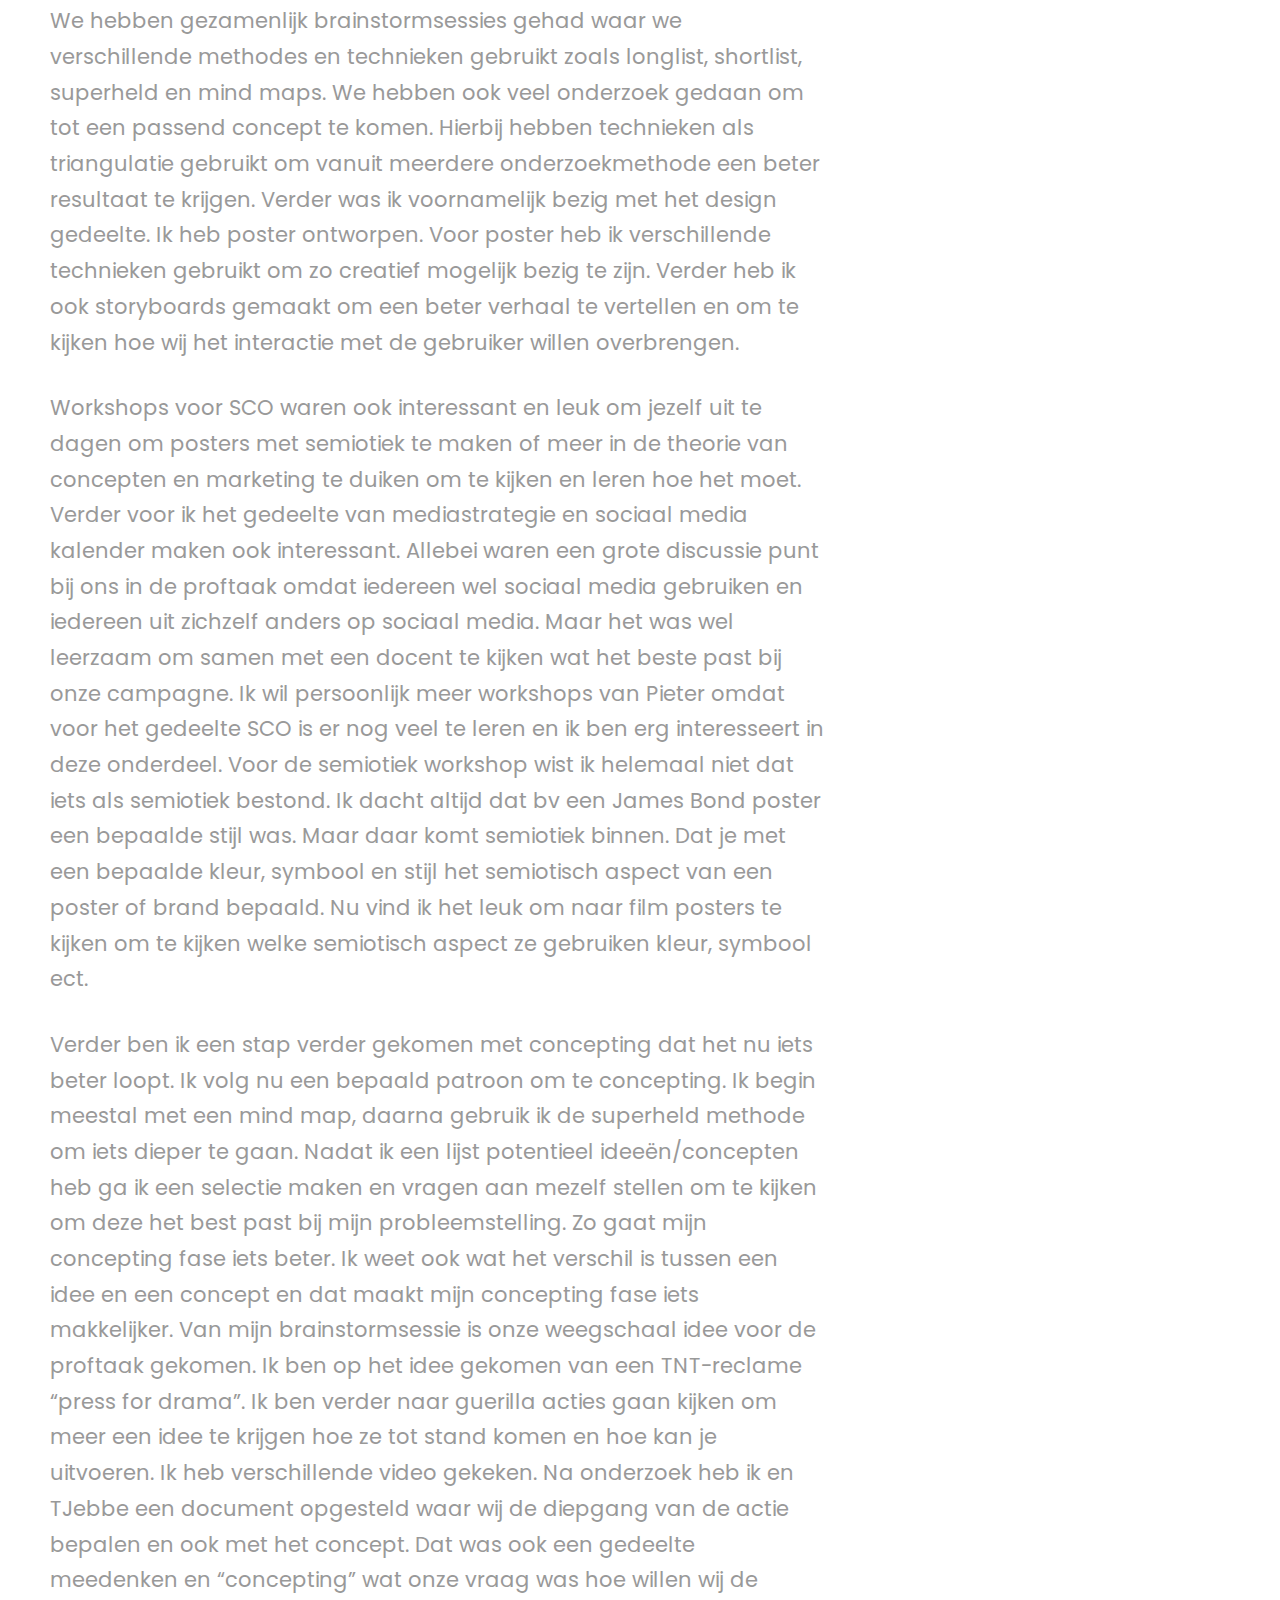
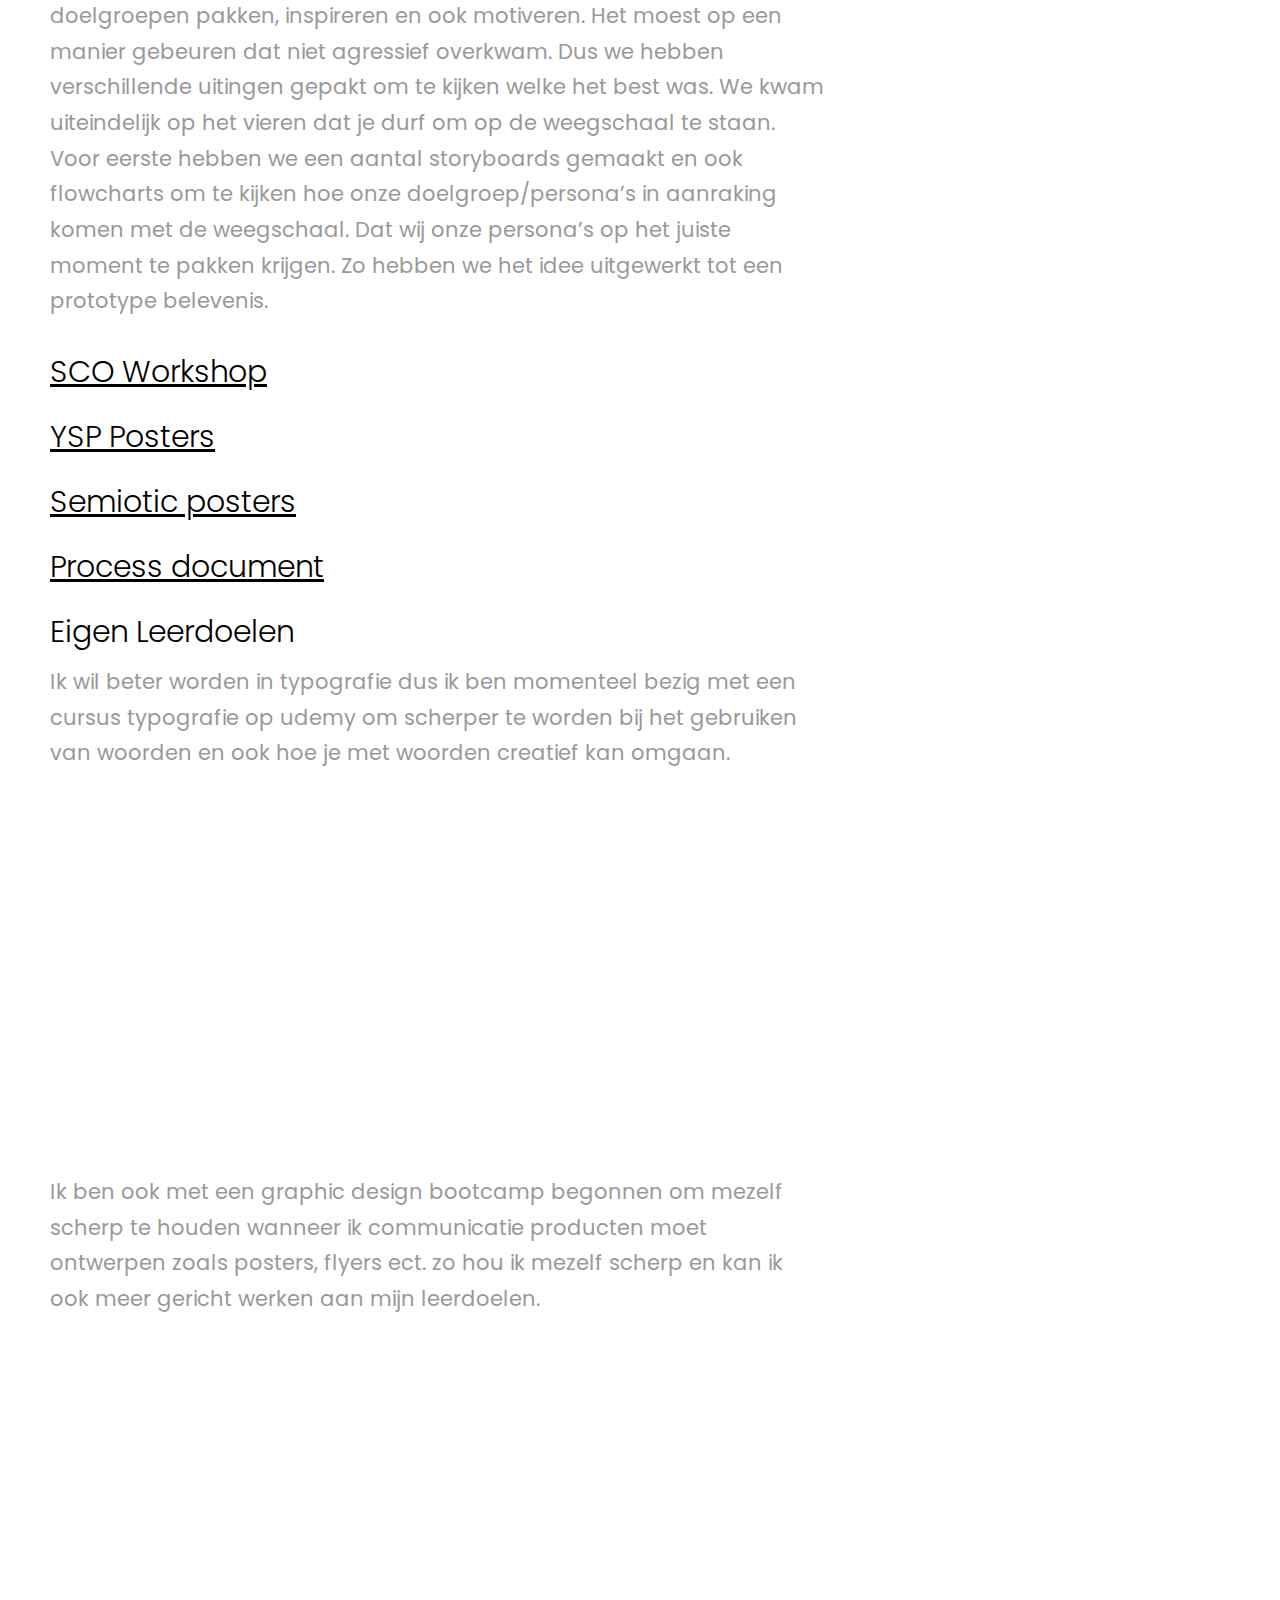
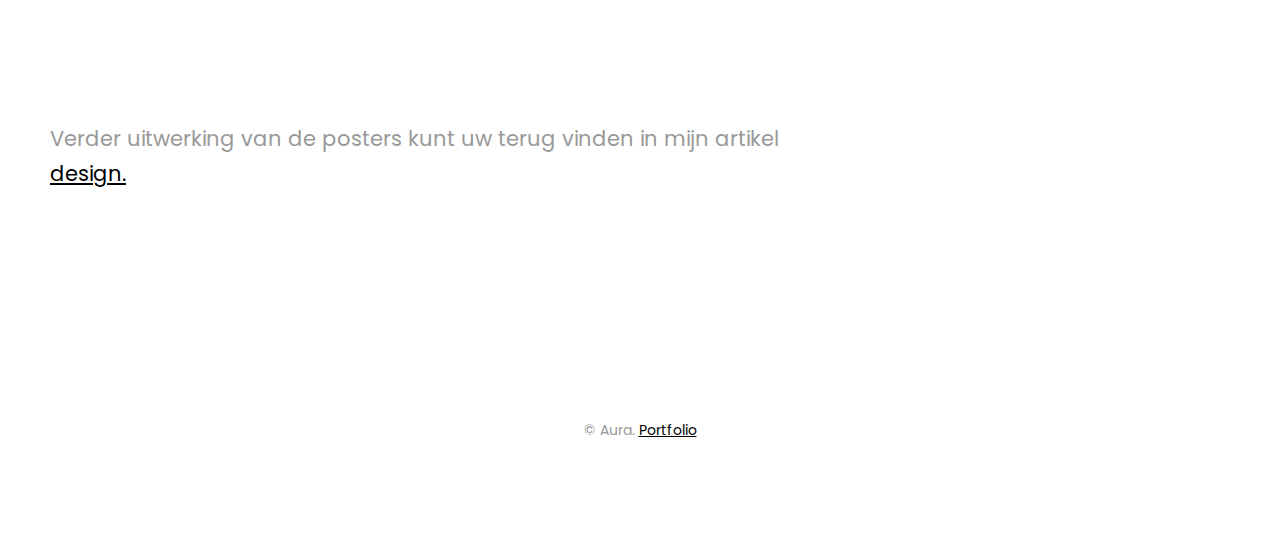
<file: pages/sco.html>
<!DOCTYPE html>
<html lang="en">
  <head>
    <title>SCO</title>
    <meta name="viewport" content="width=device-width, initial-scale=1, maximum-scale=1">
    <meta charset="utf-8">
    <meta name="format-detection" content="telephone=no">
    <link rel="stylesheet" type="text/css" href="../css/core.css">
    <link rel="stylesheet" type="text/css" href="../css/elements.css">
    <link rel="stylesheet" type="text/css" href="../css/custom.css">
    <link rel="icon" type="image/png" href="../favicon.png?version=4">
  </head>
  <body class="init">
    <div class="container-fluid">
      <header>
        <div class="container-fluid">
          <div class="row-fluid">
            <div class="col-md-12 text-center"><a href="../index.html" class="brand"><img alt="Ben" src="../images/logo.svg" class="default"><img alt="Ben" src="../images/logo-white.svg" class="white"></a>
              <ul class="main-nav">
                <li><a href="../index.html" title="Work" class="active">Terug</a>
                </li>
                <li><a href="../pages/about.html" title="About">Over</a>
                </li>
                <li><a href="../pages/contact.html" title="Contact">Contact</a>
                </li>
              </ul>
            </div>
          </div>
        </div>
      </header>
      <section>
        <div class="container hero">
          <h1 class="fadein">SCO</h1>
          <p class="fadein">SCO leerdoelen voor semester 4</p>
        </div>
      </section>
      <section class="content">
        <div class="row-fluid">
          <div class="col-md-12"><img alt="Ben" src="../images/portfolio/sco.jpg" class="fadein"></div>
        </div>
         <div class="col-md-8">
              <div id="sticky-holder">
                <h1 class="animated-text">Hier kunt u mijn keuzes en werkzaamheden voor het leerdoel SCO terug lezen voor de activatie campagne voor YourSportPro.</h1>
                  <img alt="Ben" src="../images/portfolio/single/Poster7.jpg" class="fadein">
                <p>In week 2 zijn we met zijn allen begonnen met brainstormen, om wederom 5 concepten op te kunnen leveren. We zijn hier heel de maandag mee bezig geweest en aan het einde van die dag hadden we al een aantal goede concept ideeën. Deze concepten zijn we verder visueel en tekstueel gaan uitwerken. We zijn begonnen met onderzoek doen naar de doelgroep. Hiervoor hebben wij een enquete opgezet waar we in 2 dagen al meer reacties op hadden dan YSP in totaal aan aanvragen heeft gehad. Dus dat is een mooie basis om mee te werken. Daarnaast hebben we een aantal vragen gesteld aan Freshheads en we verwachten daar nog antwoord op te krijgen. 
</p>
                 <img alt="Ben" src="../images/portfolio/single/poster10.jpg" class="fadein">
                 <h2> Week 4</h2>
                <p>In week 3 zijn we met zijn allen begonnen met brainstormen, om wederom 5 concepten op te kunnen leveren. We zijn hier heel de maandag mee bezig geweest en aan het einde van die dag hadden we al een aantal goede concept ideeen. Deze concepten zijn we verder visueel en textueel gaan uitwerken. Van de uiteindelijke 15 concepten hebben we er 4 uitgekozen om die verder uit te werken. Voor deze 4 uitgewerkte concepten hebben we nieuwe visuals gemaakt.</p>
                
                <h2> Week 5</h2>
                 <p>In week 4 zijn we maandag begonnen met het voorbereiden voor een presentatie. De presentatie die we voor de klant volgende week gaan houden hebben we eerst voor de docenten gedaan. Na de presentatie kregen we feedback op de concepten. Door de feedback die we daarop gekregen hebben, zijn we de concepten gaan aanpassen en verbeteren.</p>
                 
                 <h2> Week 6</h2>
                  <p>Deze week hebben we ons voorbereid op presentatie die we op dinsdag 21 maart aan Freshheads moeten geven.Na de presentatie gingen we de concepten verbeteren aan de hand van de feedback. De feedback was erg positief. De rest van de week hebben we het concept verbeterd, user stories gemaakt ons voorbereid op scrum, waar we volgende week mee gaan beginnen.
</p> 
               <h2> Week 7</h2>
               <p>Op maandag beginnen met scrum. Het is de eerste keer dat we dit doen, dus daarom hebben we begeleiding nodig om hiermee op te starten. User stories gaan we bedenken om het concept beter uit te werken. Waarmee we vervolgens de backlog kunnen vullen en kunnen bepalen wat de sprint backlog word. Zo kunnen we een prioriteiten lijst opstellen.</p> 
               
               
                <h2> Week 8</h2>
                <p>Maandag zijn we goed van start gegaan met scrum. Vorige week was een oefenweek waar we keken hoe het precies werkte en of we het goed aan het doen waren. Verder deden we op maandag brainstormen over de verschillende user stories die we voor deze sprint gepland hadden. De brainstorm sessies deden we om ideeën te bedenken voor ons concept Switch.</p>
                <img alt="Ben" src="../images/portfolio/single/brainstorm.jpg" class="fadein">
                
                  <h2> Week 9</h2>
                <p>Deze week gingen we de ideeën uitwerken om de week daarop te presenteren. We hadden 3 ideeën uitgewerkt met product omschrijving, visuals en prototypes. Later in de week hadden we een presentatie gemaakt waar alles in komt te staan. Ik heb verder visuals uitgewerkt deze week voor onze presentatie.</p>
                 
                 <img alt="Ben" src="../images/portfolio/single/Billboard2.jpg" class="fadein">
                 
                  <h2> Reflectie</h2>
                   <p>Voor semester 4 moesten ik samen met me proftaak groep een activatie campagne bedenken voor YourSportPro. “Bedenk een digitaal gefocuste activatie strategie die gericht is op de sporter om conversie op het Your Sport Pro platform te stimuleren.” Dit is het eerste keer dat ik een actieve campagne bedenken voor een platform. Verder is het ook het eerste keer dat een heel semester gebaseerd is op een proftaak. Verder wist ik niet wat ik van SCO moest verwachten behalve heel veel concepting.
Your Sport Pro heeft 2016 gebruikt om professionals te binden aan hun platform. 
In 2017 willen ze meer interactie op de website tussen consument en professionals. De werkzaamheden moet ik samen met een groep uitvoeren.
Ik ga samen met mijn groep in 16 weken ervoor zorgen dat er meer interactie ontstaat op de website, tussen consument en professional door middel van een digitaal gefocuste activatie strategie. 
</p>
                   
                    <p>Ik ben tevreden met hoe concepten gedeelte ging voor YourSportPro. We hebben gezamenlijk brainstormsessies gehad waar we verschillende methodes en technieken gebruikt zoals longlist, shortlist, superheld en mind maps. We hebben ook veel onderzoek gedaan om tot een passend concept te komen. Hierbij hebben technieken als triangulatie gebruikt om vanuit meerdere onderzoekmethode een beter resultaat te krijgen. Verder was ik voornamelijk bezig met het design gedeelte. Ik heb poster ontworpen. Voor poster heb ik verschillende technieken gebruikt om zo creatief mogelijk bezig te zijn. Verder heb ik ook storyboards gemaakt om een beter verhaal te vertellen en om te kijken hoe wij het interactie met de gebruiker willen overbrengen. 
</p>
                    <p>
                        
                        Workshops voor SCO waren ook interessant en leuk om jezelf uit te dagen om posters met semiotiek te maken of meer in de theorie van concepten en marketing te duiken om te kijken en leren hoe het moet. Verder voor ik het gedeelte van mediastrategie en sociaal media kalender maken ook interessant. Allebei waren een grote discussie punt bij ons in de proftaak omdat iedereen wel sociaal media gebruiken en iedereen uit zichzelf anders op sociaal media. Maar het was wel leerzaam om samen met een docent te kijken wat het beste past bij onze campagne. Ik wil persoonlijk meer workshops van Pieter omdat voor het gedeelte SCO is er nog veel te leren en ik ben erg interesseert in deze onderdeel. Voor de semiotiek workshop wist ik helemaal niet dat iets als semiotiek bestond. Ik dacht altijd dat bv een James Bond poster een bepaalde stijl was. Maar daar komt semiotiek binnen. Dat je met een bepaalde kleur, symbool en stijl het semiotisch aspect van een poster of brand bepaald. Nu vind ik het leuk om naar film posters te kijken om te kijken welke semiotisch aspect ze gebruiken kleur, symbool ect.

                    </p>
                    <p>
                        
                        Verder ben ik een stap verder gekomen met concepting dat het nu iets beter loopt. Ik volg nu een bepaald patroon om te concepting. Ik begin meestal met een mind map, daarna gebruik ik de superheld methode om iets dieper te gaan. Nadat ik een lijst potentieel ideeën/concepten heb ga ik een selectie maken en vragen aan mezelf stellen om te kijken om deze het best past bij mijn probleemstelling. Zo gaat mijn concepting fase iets beter. Ik weet ook wat het verschil is tussen een idee en een concept en dat maakt mijn concepting fase iets makkelijker. Van mijn brainstormsessie is onze weegschaal idee voor de proftaak gekomen. Ik ben op het idee gekomen van een TNT-reclame “press for drama”. Ik ben verder naar guerilla acties gaan kijken om meer een idee te krijgen hoe ze tot stand komen en hoe kan je uitvoeren. Ik heb verschillende video gekeken. Na onderzoek heb ik en TJebbe een document opgesteld waar wij de diepgang van de actie bepalen en ook met het concept. Dat was ook een gedeelte meedenken en “concepting” wat onze vraag was hoe willen wij de doelgroepen pakken, inspireren en ook motiveren. Het moest op een manier gebeuren dat niet agressief overkwam. Dus we hebben verschillende uitingen gepakt om te kijken welke het best was. We kwam uiteindelijk op het vieren dat je durf om op de weegschaal te staan. Voor eerste hebben we een aantal storyboards gemaakt en ook flowcharts om te kijken hoe onze doelgroep/persona’s in aanraking komen met de weegschaal. Dat wij onze persona’s op het juiste moment te pakken krijgen. Zo hebben we het idee uitgewerkt tot een prototype belevenis. 


                    </p>
                <a href="../document/sco.pdf"><h2>SCO Workshop</h2></a>
                <a href="../document/ptposters.pdf"><h2>YSP Posters</h2></a>
                <a href="../document/posters.pdf"><h2>Semiotic posters</h2></a>
                  <a href="../document/Procesdocument.pdf"><h2>Process document</h2></a>
                   
                    
                 
                 <h2> Eigen Leerdoelen</h2>
                <p>Ik wil beter worden in typografie dus ik ben momenteel bezig met een cursus typografie op udemy om scherper te worden bij het gebruiken van woorden en ook hoe je met woorden creatief kan omgaan.</p>
                
                <img alt="Ben" src="../images/portfolio/single/sco2.png" class="fadein">
                 
                
                <p>Ik ben ook met een graphic design bootcamp begonnen om mezelf scherp te houden wanneer ik communicatie producten moet ontwerpen zoals posters, flyers ect. zo hou ik mezelf scherp en kan ik ook meer gericht werken aan mijn leerdoelen.</p>
                
                
                  
                 
                 <img alt="Ben" src="../images/portfolio/single/sco1.png" class="fadein">
                 
                  <p>Verder uitwerking van de posters kunt uw terug vinden in mijn artikel <a href="../pages/design.html">design.</a></p>
              
              </div>
            </div>

      </section>
      <section class="next-page"></section>
      <footer>
        <div class="container-fluid">
          <div class="row">
            <div class="col-md-12 text-center"><span>&copy; Aura. <a href="https://auraeverything.co">Portfolio</a></span></div>
          </div>
        </div>
      </footer>
    </div>
    <script src="../js/vendor.js"></script>
    <script src="../js/functions.js"></script>
  </body>
</html>
</file>
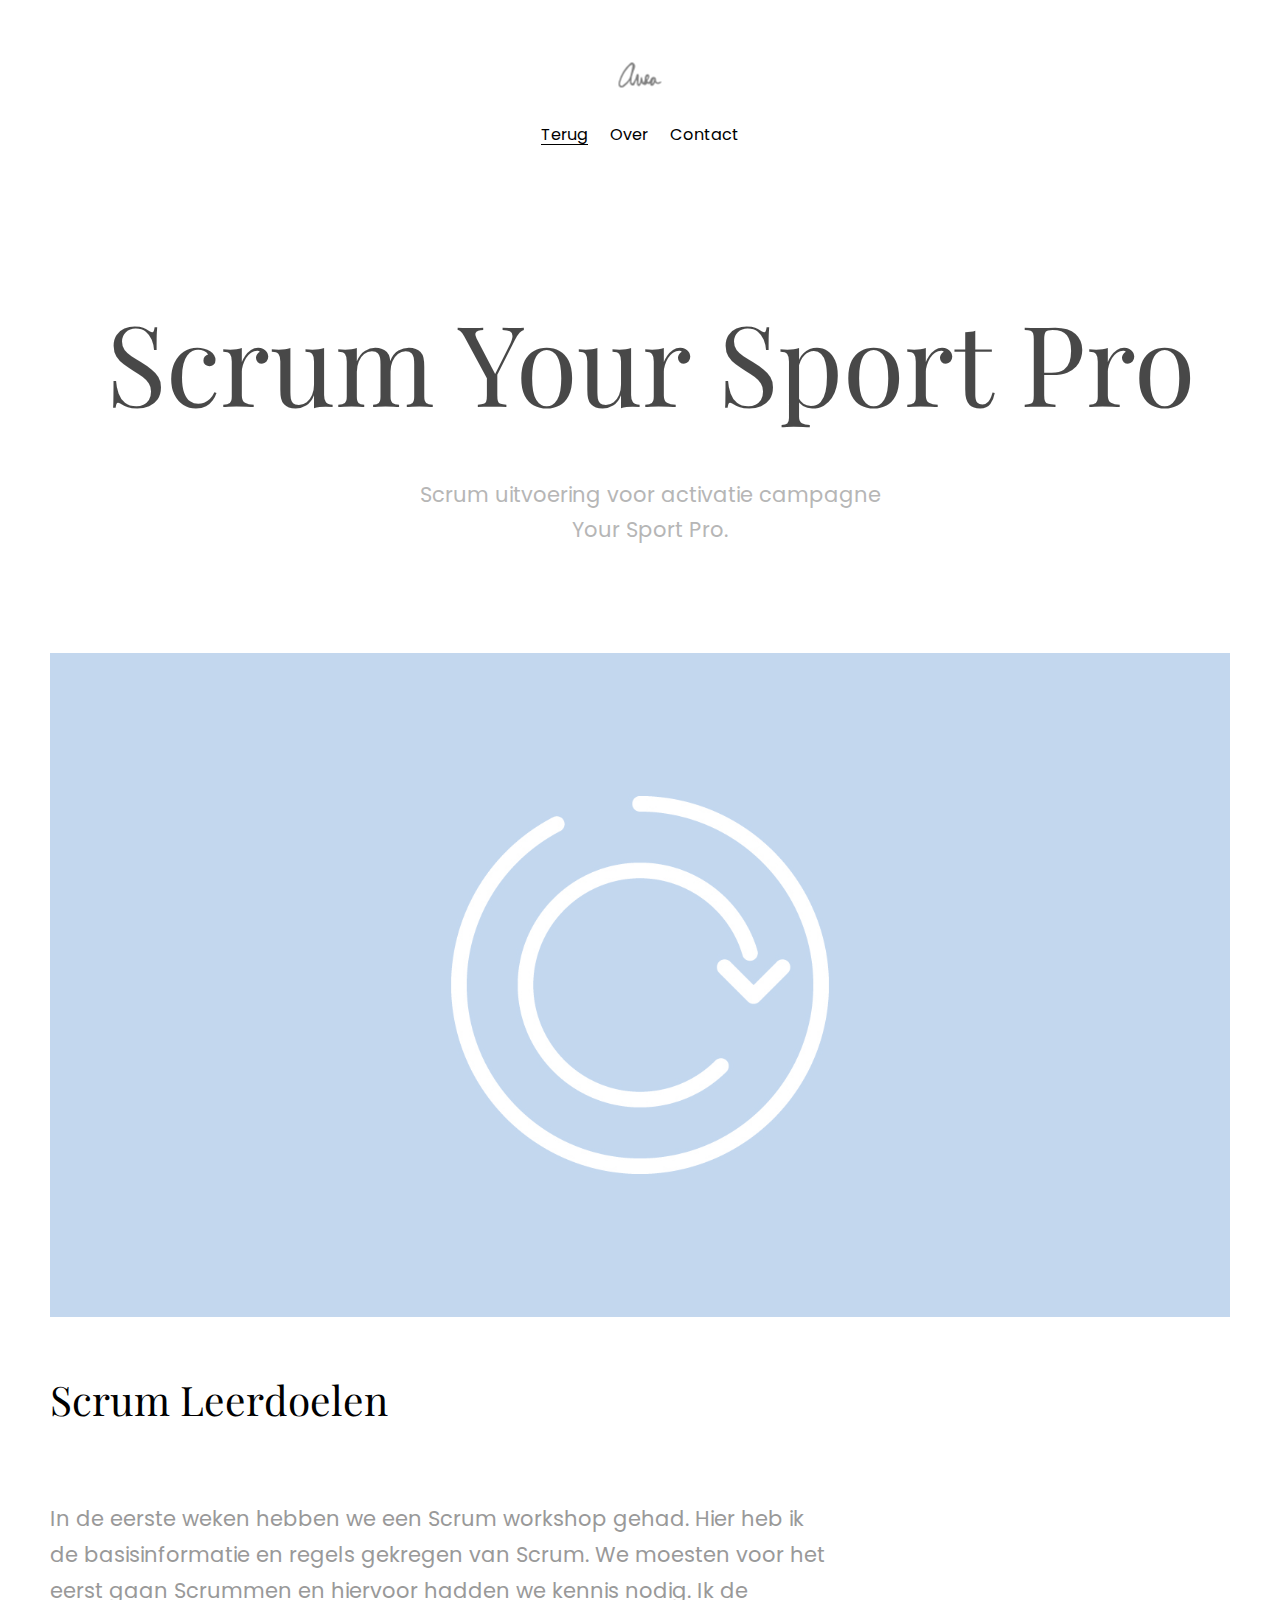
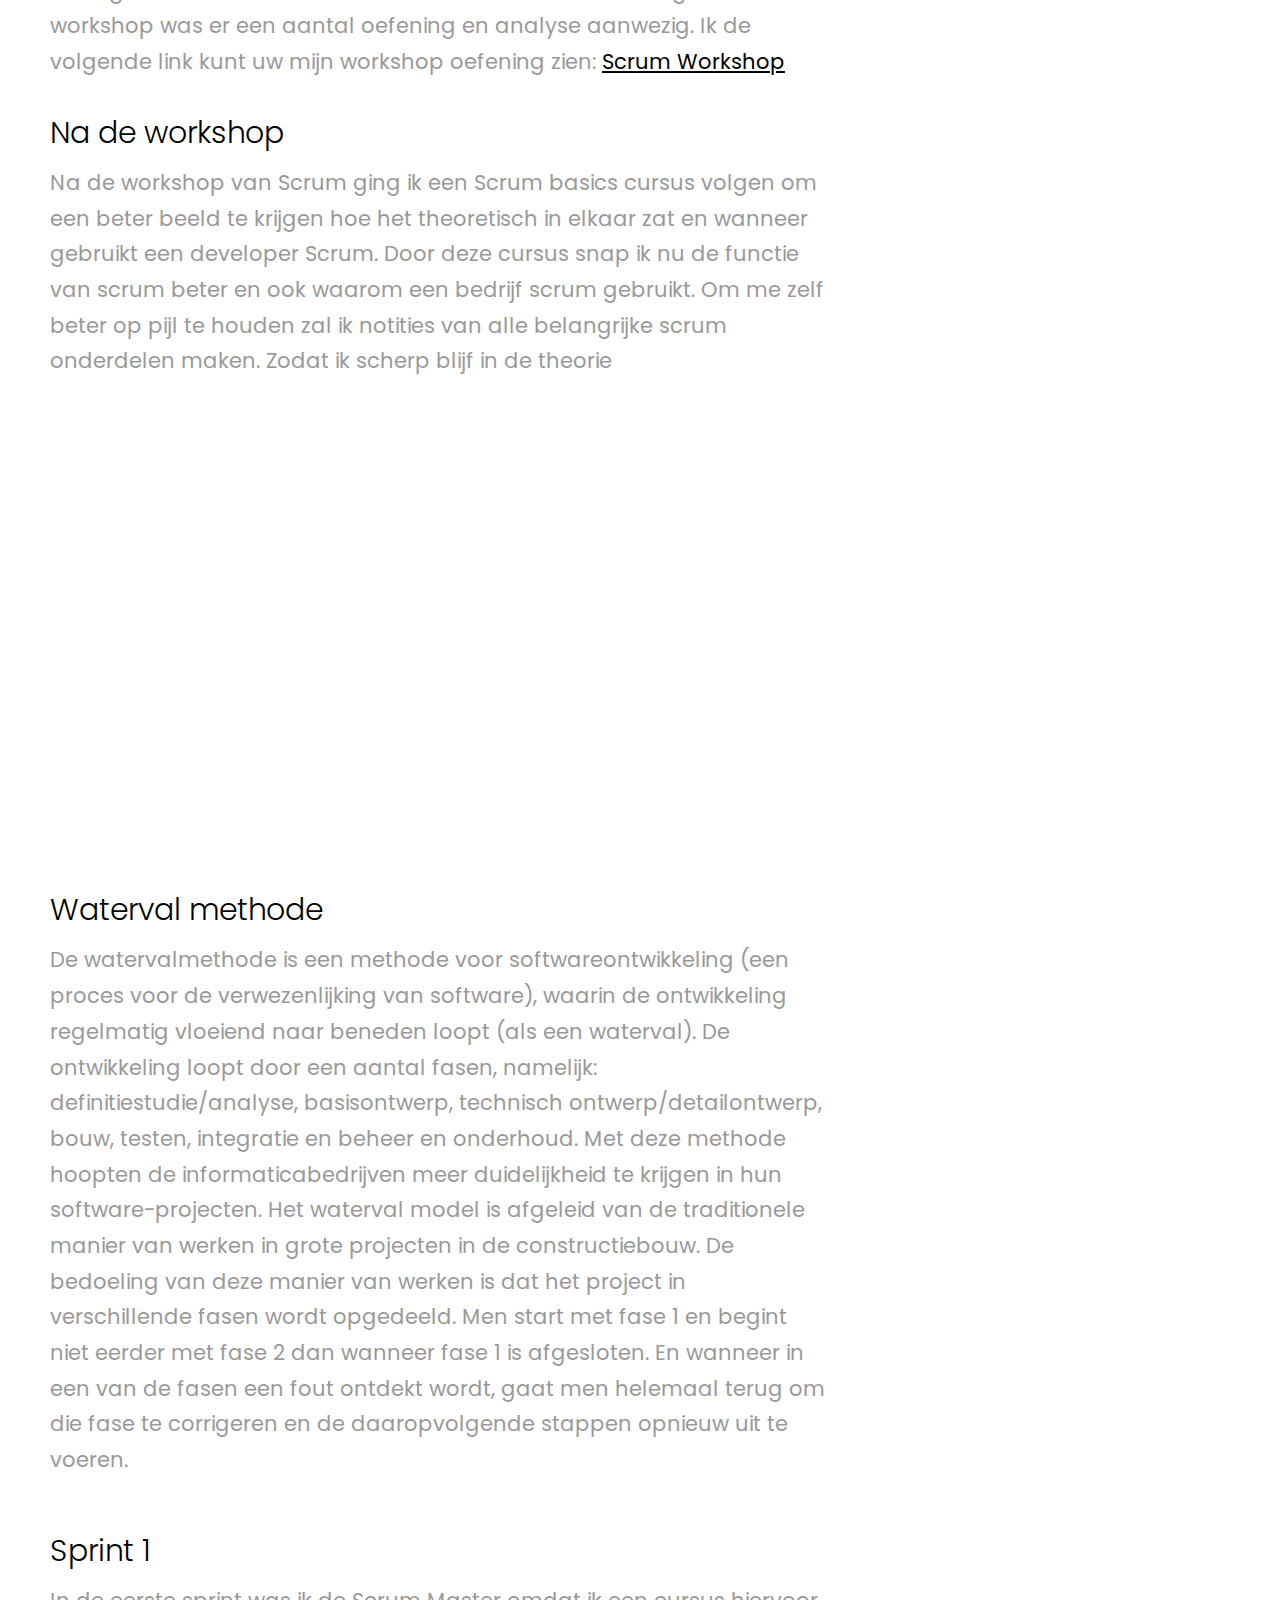
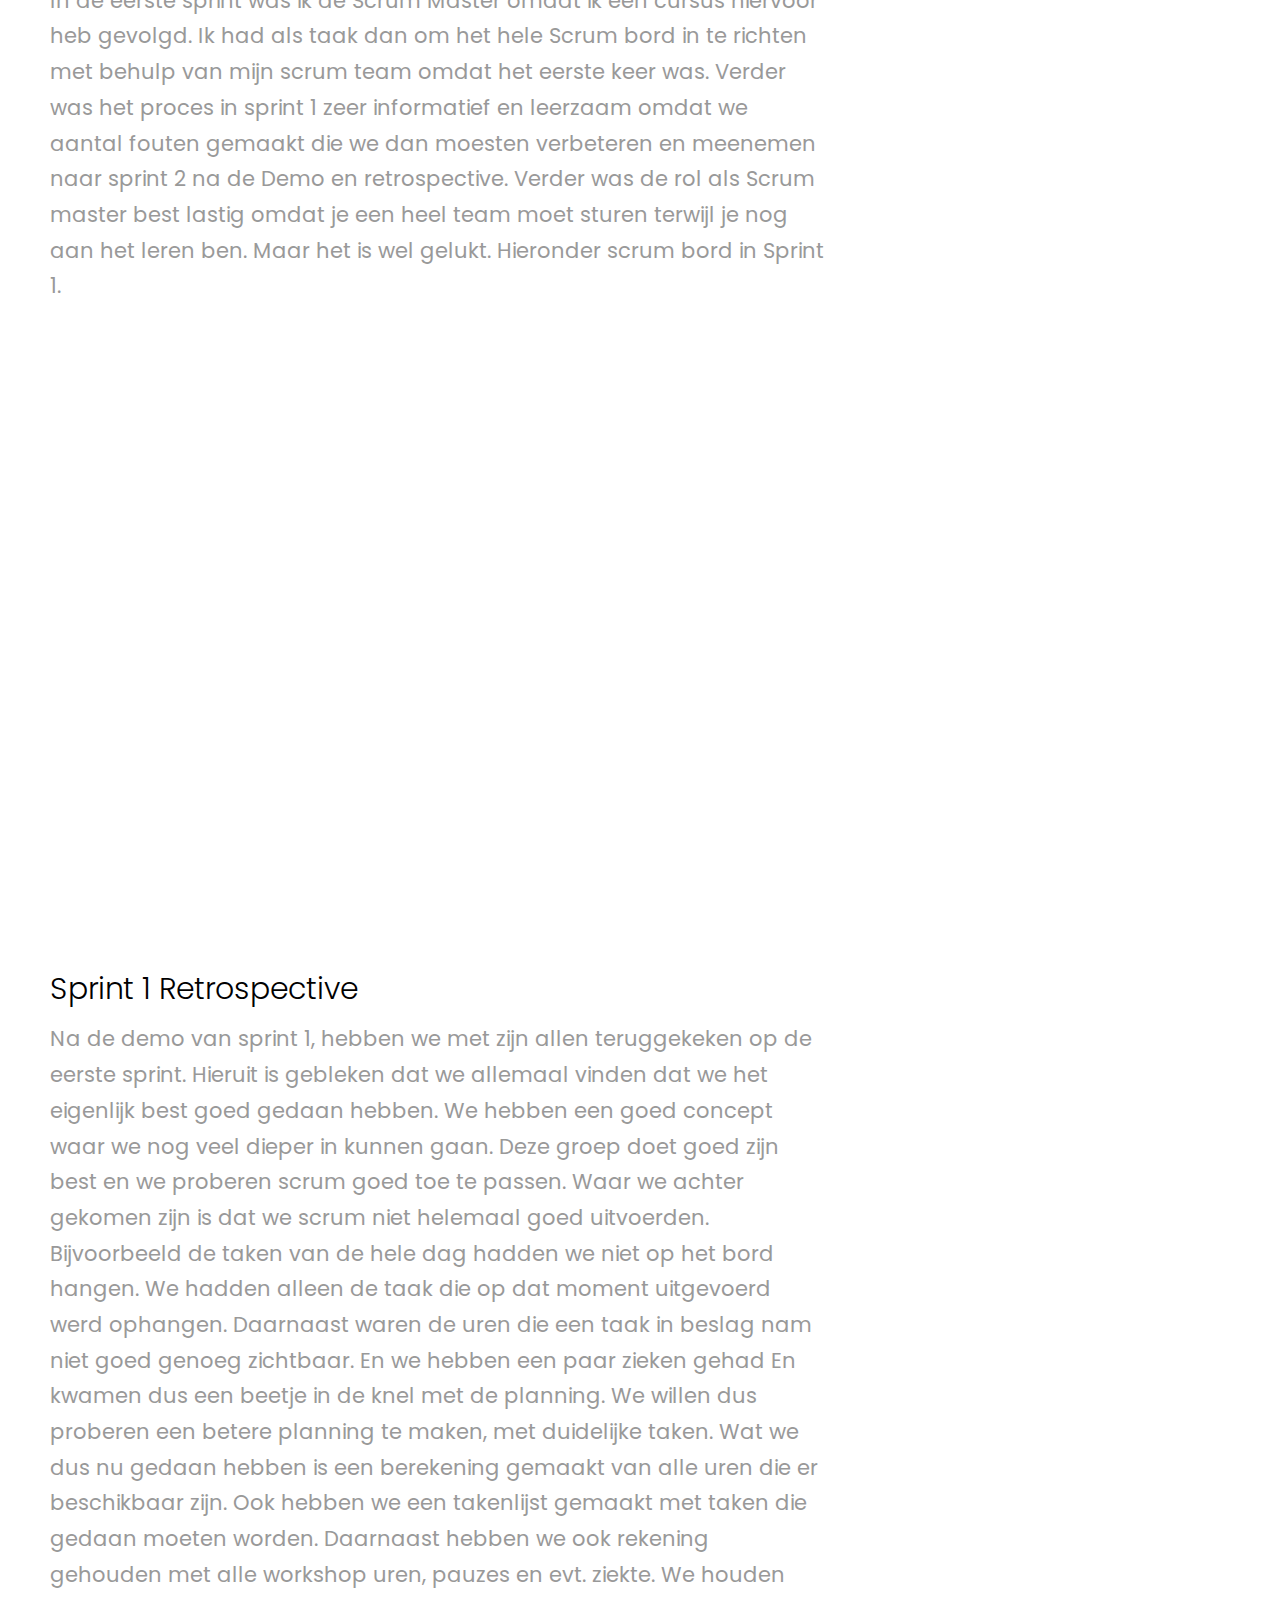
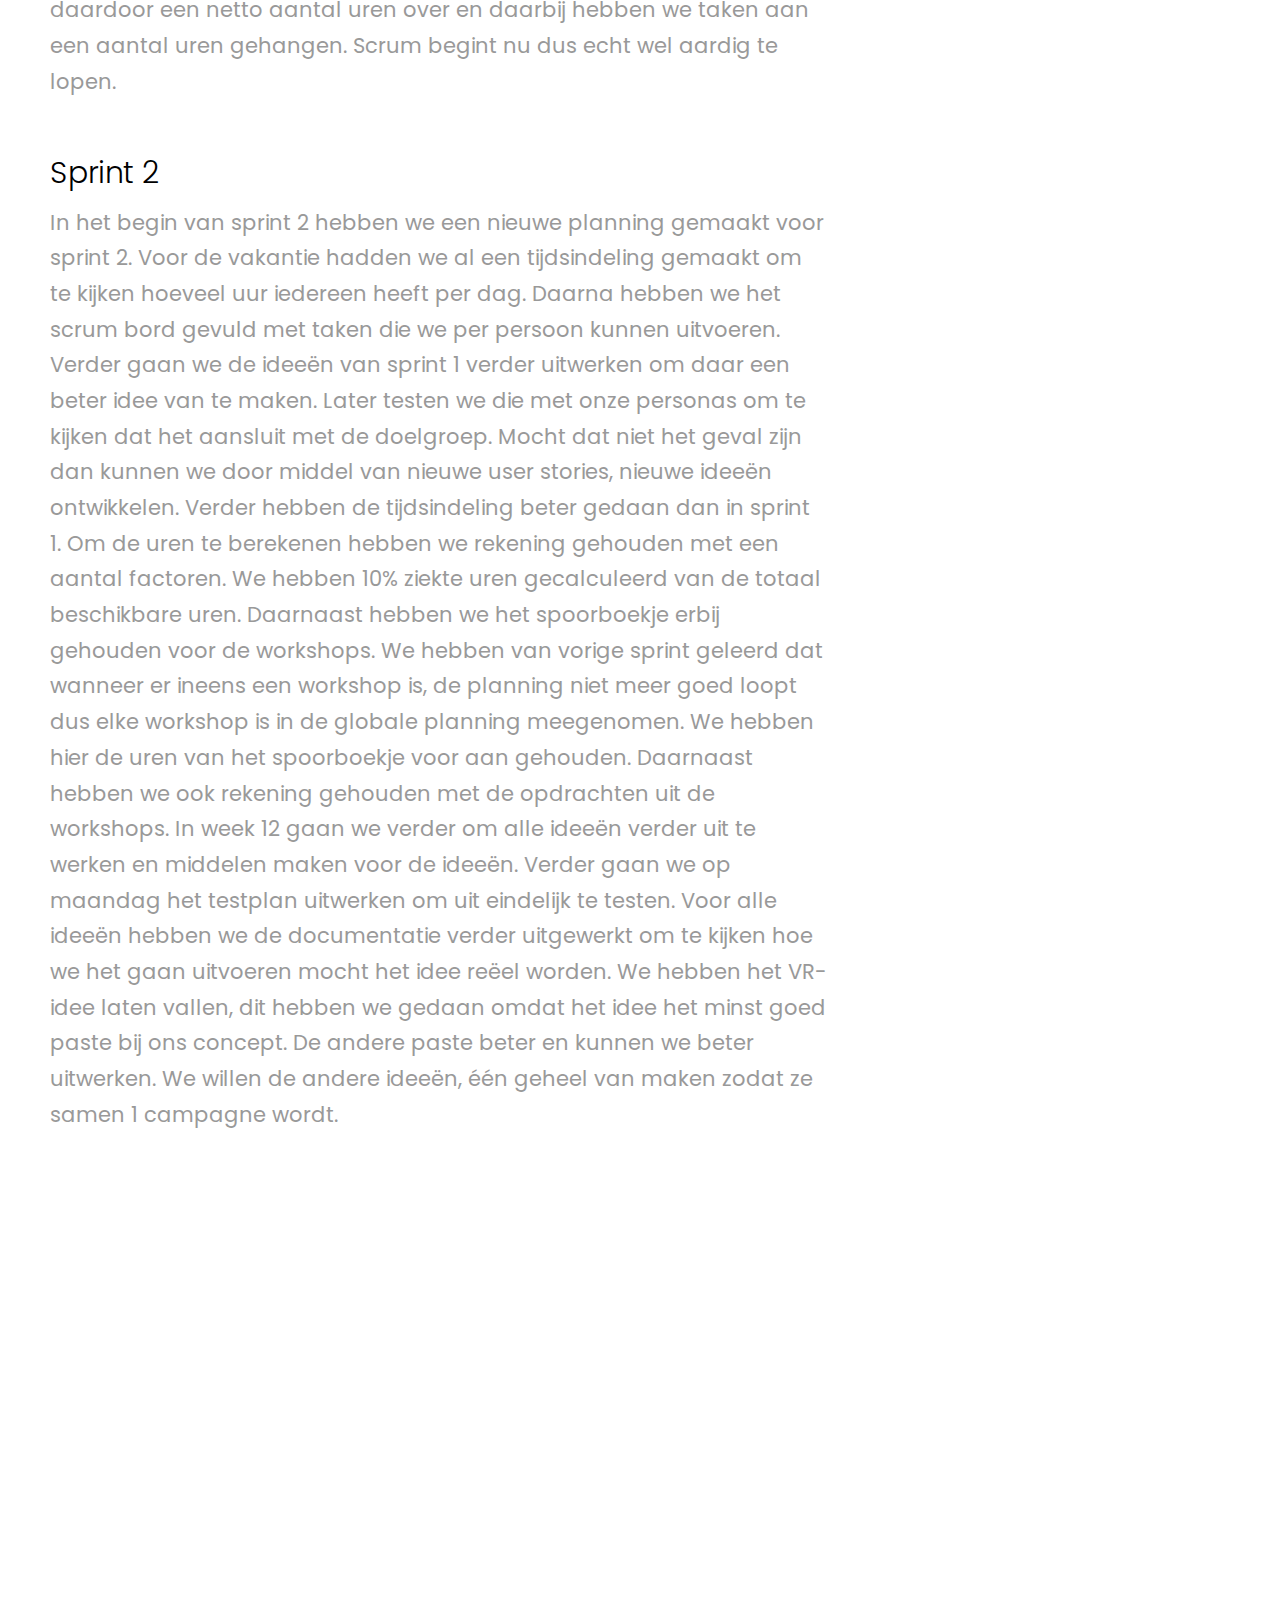
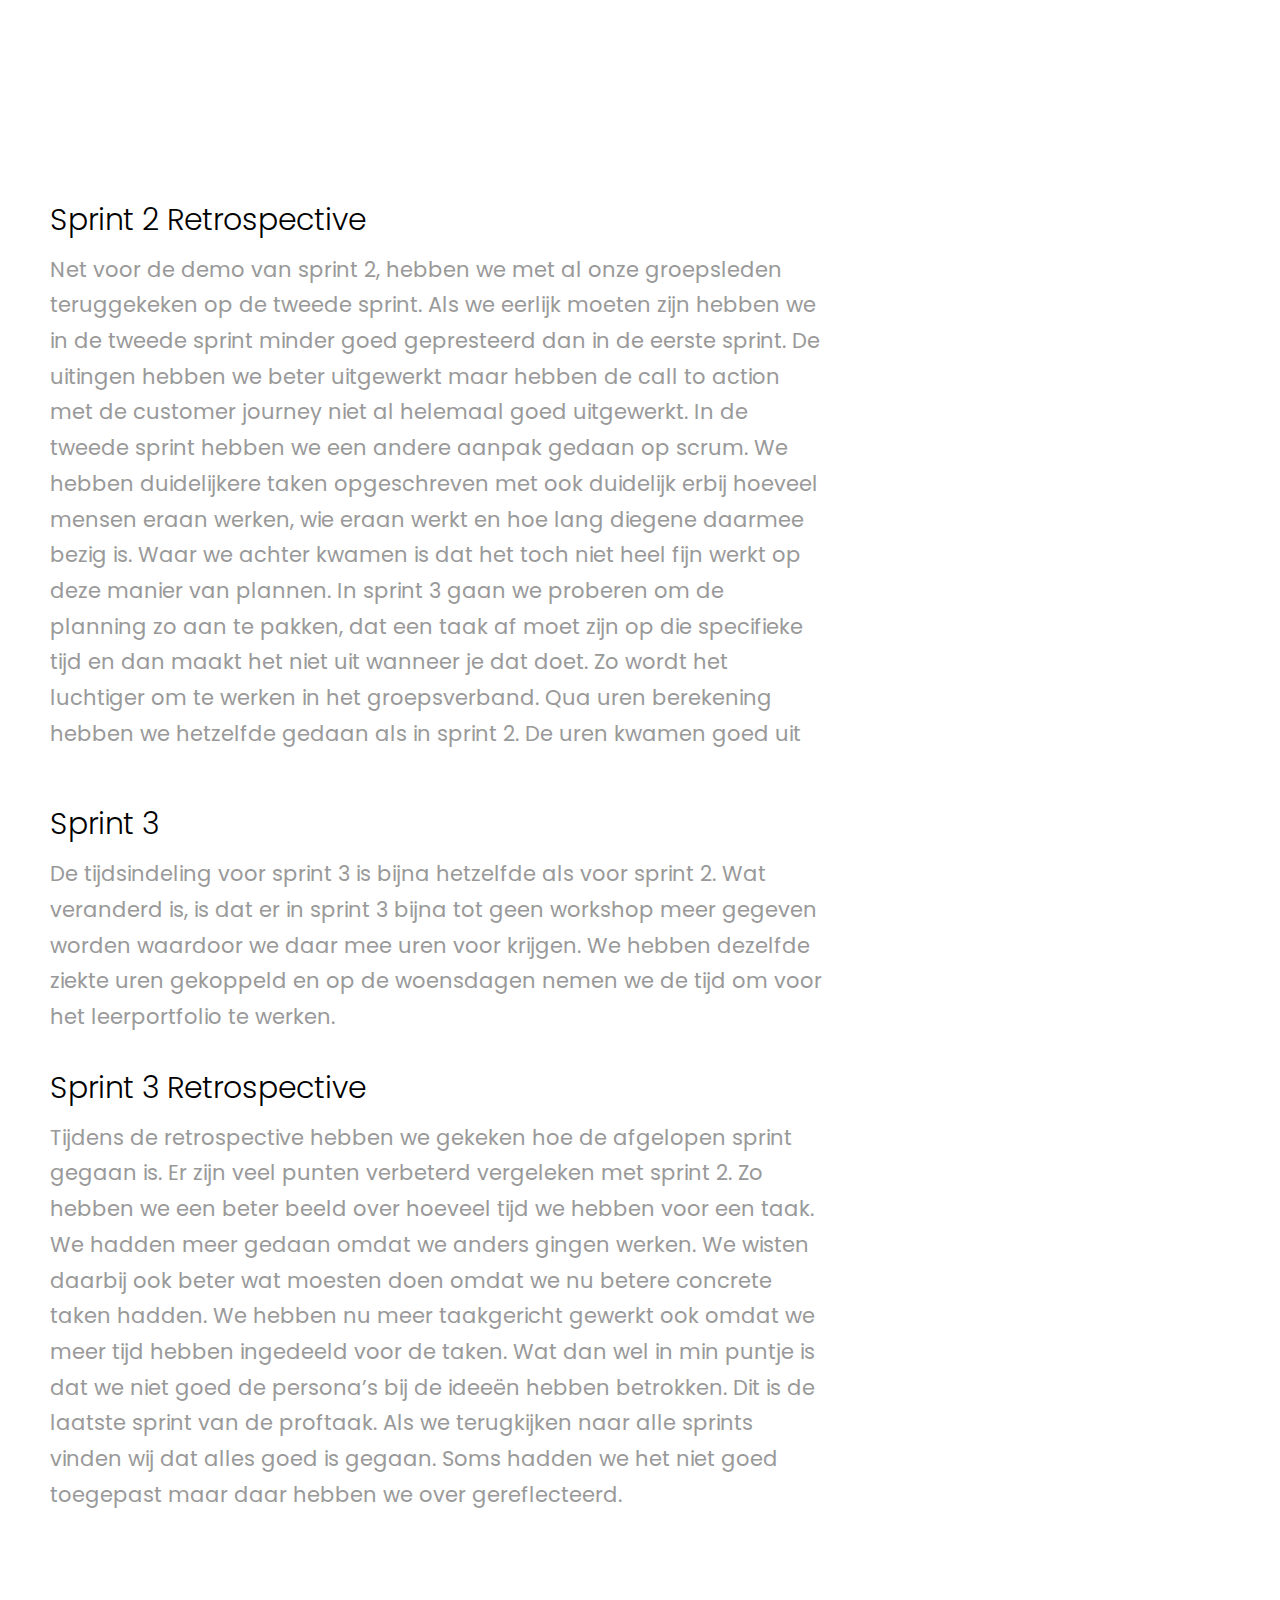
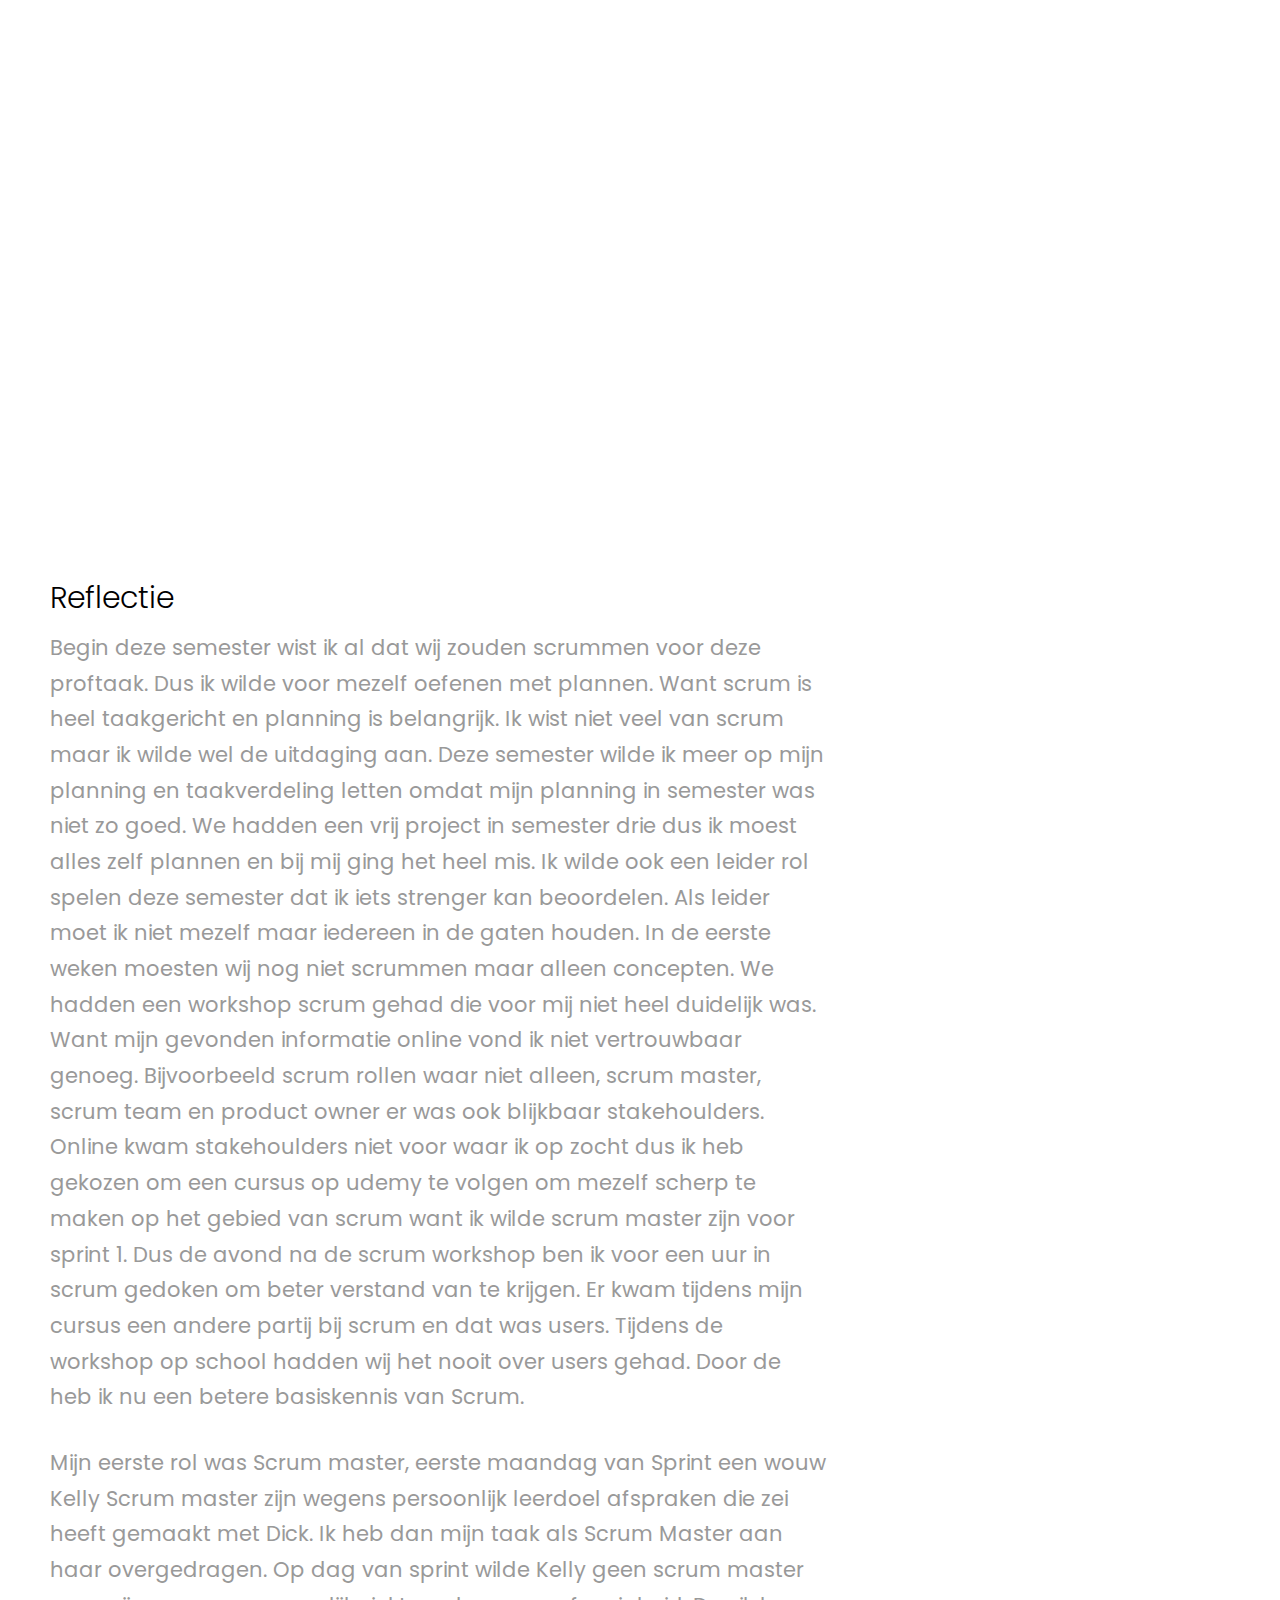
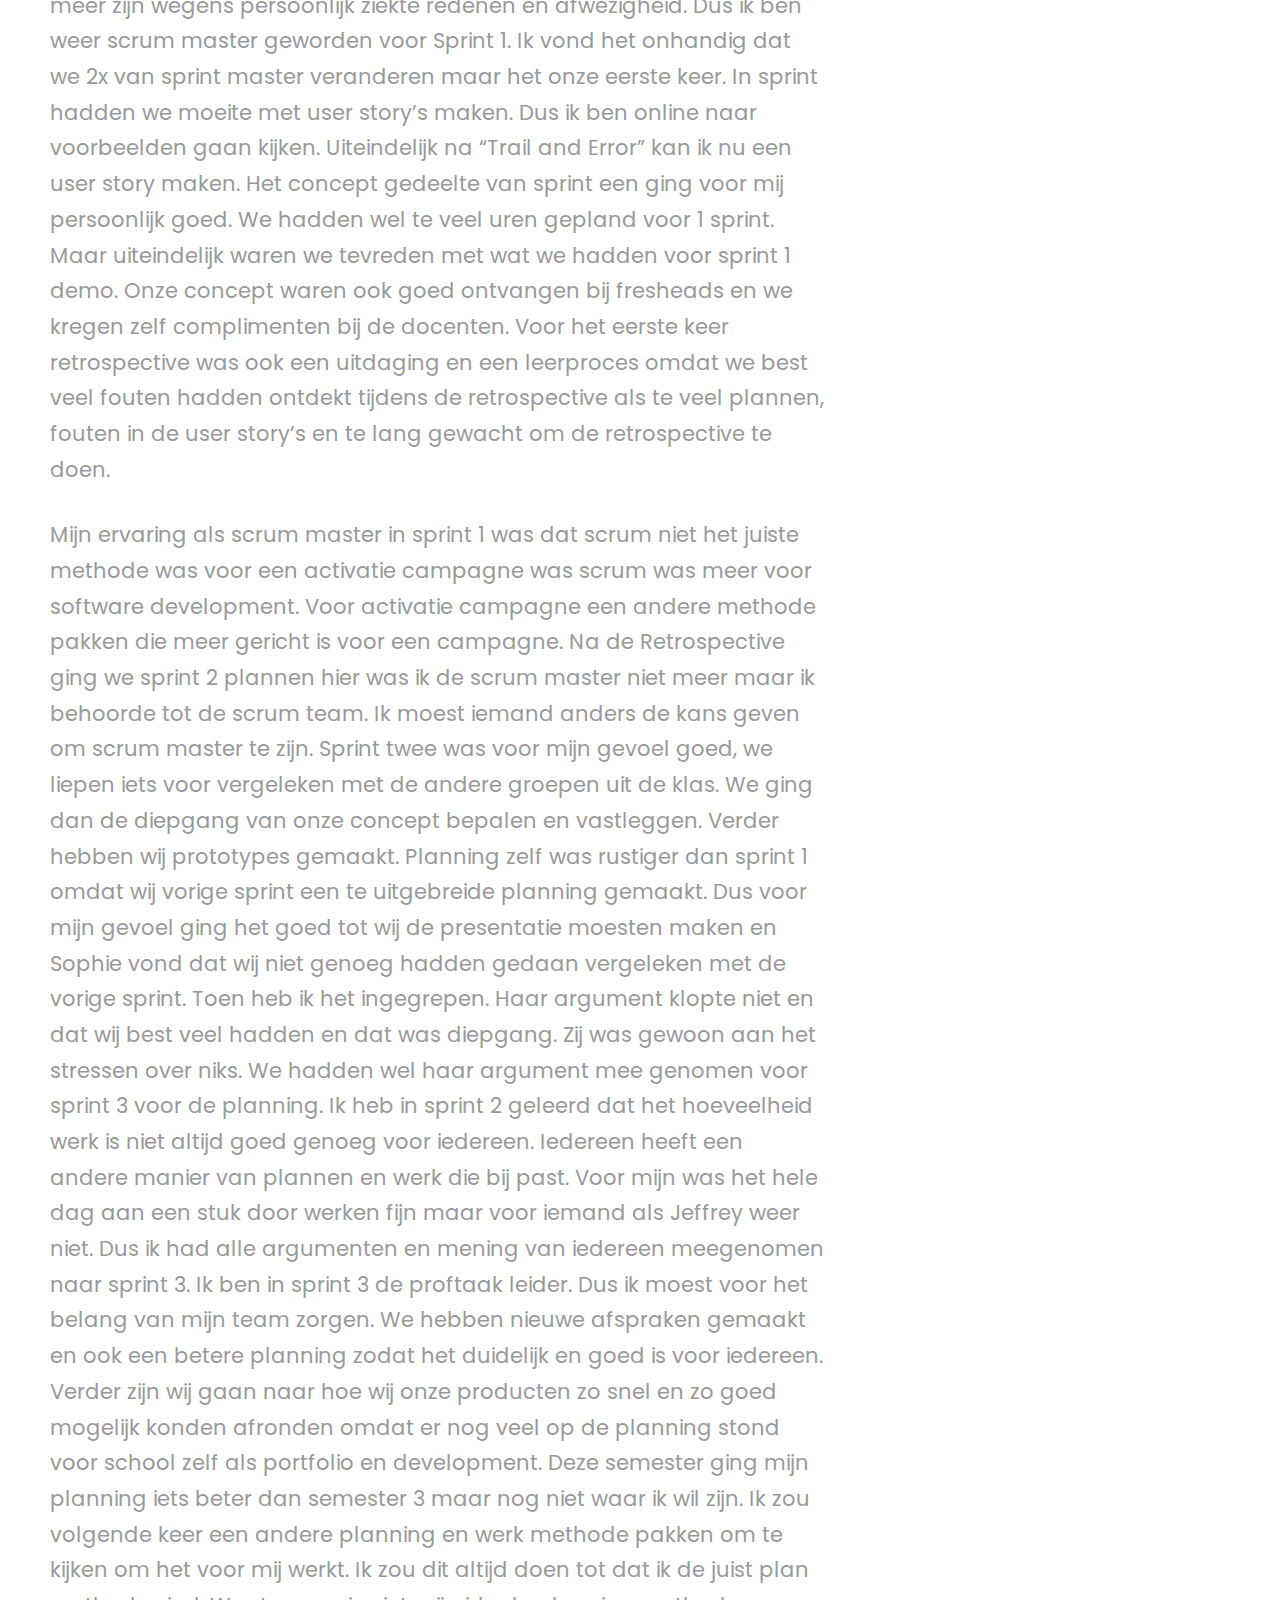
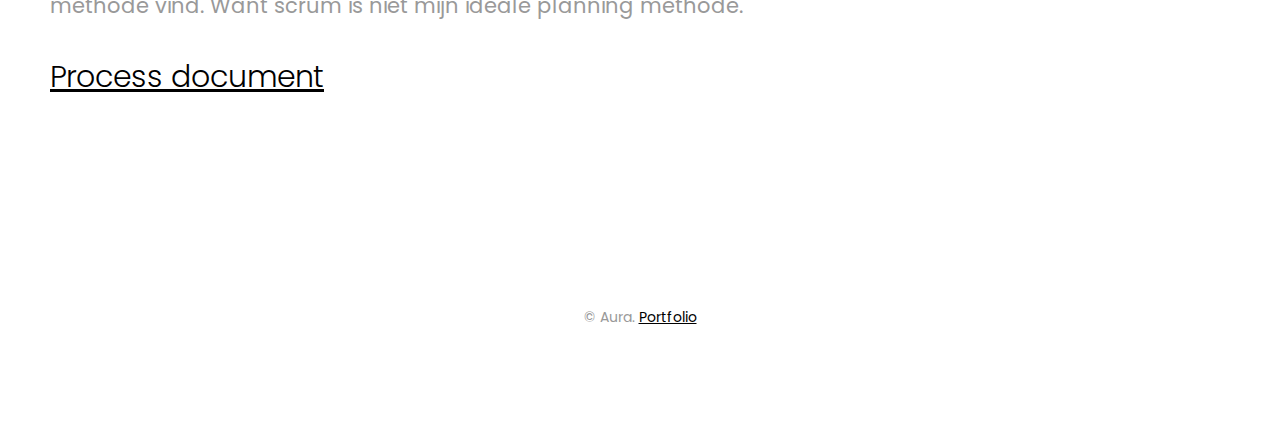
<file: pages/scrum.html>
<!DOCTYPE html>
<html lang="en">
  <head>
    <title>Scrum</title>
    <meta name="viewport" content="width=device-width, initial-scale=1, maximum-scale=1">
    <meta charset="utf-8">
    <meta name="format-detection" content="telephone=no">
    <link rel="stylesheet" type="text/css" href="../css/core.css">
    <link rel="stylesheet" type="text/css" href="../css/elements.css">
    <link rel="stylesheet" type="text/css" href="../css/custom.css">
    <link rel="icon" type="image/png" href="../favicon.png?version=4">
  </head>
  <body class="init">
    <div class="container-fluid">
      <header>
        <div class="container-fluid">
          <div class="row-fluid">
            <div class="col-md-12 text-center"><a href="../index.html" class="brand"><img alt="Ben" src="../images/logo.svg" class="default"><img alt="Ben" src="../images/logo-white.svg" class="white"></a>
              <ul class="main-nav">
                <li><a href="../index.html" title="Work" class="active">Terug</a>
                </li>
                <li><a href="../pages/about.html" title="About">Over</a>
                </li>
                <li><a href="../pages/contact.html" title="Contact">Contact</a>
                </li>
              </ul>
            </div>
          </div>
        </div>
      </header>
      <section>
        <div class="container hero">
          <h1 class="fadein">Scrum Your Sport Pro</h1>
          <p class="fadein">Scrum uitvoering voor activatie campagne Your Sport Pro.</p>
        </div>
      </section>
      <section class="content">
        <div class="row-fluid">
          <div class="col-md-12"><img alt="Ben" src="../images/portfolio/scrum.jpg" class="fadein"></div>
        </div>
          <div class="col-md-8">
              <div id="sticky-holder">
                <h1 class="animated-text">Scrum Leerdoelen</h1>
                <p>In de eerste weken hebben we een Scrum workshop gehad. Hier heb ik de basisinformatie en regels gekregen van Scrum. We moesten voor het eerst gaan Scrummen en hiervoor hadden we kennis nodig. Ik de workshop was er een aantal oefening en analyse aanwezig. 
Ik de volgende link kunt uw mijn workshop oefening zien:


           <a href="../document/scrum.pdf">Scrum Workshop</a>
           </p>
            
             
             
              <h2> Na de workshop</h2>
                  <p>Na de workshop van Scrum ging ik een Scrum basics cursus volgen om een beter beeld te krijgen hoe het theoretisch in elkaar zat en wanneer gebruikt een developer Scrum. Door deze cursus snap ik nu de functie van scrum beter en ook waarom een bedrijf scrum gebruikt. Om me zelf beter op pijl te houden zal ik notities van alle belangrijke scrum onderdelen maken. Zodat ik scherp blijf 

in de theorie</p>
              </div>
            </div>
        <div class="row-fluid">
          <div class="col-md-8"><img alt="Ben" src="../images/portfolio/single/scrum.png" class="fadein"></div>
          
        </div>
          <div class="col-md-8">
              <div id="sticky-holder">
                <h2 class="animated-text">Waterval methode</h2>
            
                <p>
                De watervalmethode is een methode voor softwareontwikkeling (een proces voor de verwezenlijking van software), waarin de ontwikkeling regelmatig vloeiend naar beneden loopt (als een waterval). De ontwikkeling loopt door een aantal fasen, namelijk: definitiestudie/analyse, basisontwerp, technisch ontwerp/detailontwerp, bouw, testen, integratie en beheer en onderhoud. Met deze methode hoopten de informaticabedrijven meer duidelijkheid te krijgen in hun software-projecten.
Het waterval model is afgeleid van de traditionele manier van werken in grote projecten in de constructiebouw. De bedoeling van deze manier van werken is dat het project in verschillende fasen wordt opgedeeld. Men start met fase 1 en begint niet eerder met fase 2 dan wanneer fase 1 is afgesloten. En wanneer in een van de fasen een fout ontdekt wordt, gaat men helemaal terug om die fase te corrigeren en de daaropvolgende stappen opnieuw uit te voeren.

</p>
              </div>
            </div>
            
              <div class="col-md-8">
              <div id="stickvy-holder">
                <h2 class="animated-text">Sprint 1</h2>
            
                <p>
               In de eerste sprint was ik de Scrum Master omdat ik een cursus hiervoor heb gevolgd. Ik had als taak dan om het hele Scrum bord in te richten met behulp van mijn scrum team omdat het eerste keer was. Verder was het proces in sprint 1 zeer informatief en leerzaam omdat we aantal fouten gemaakt die we dan moesten verbeteren en meenemen naar sprint 2 na de Demo en retrospective.

Verder was de rol als Scrum master best lastig omdat je een heel team moet sturen terwijl je nog aan het leren ben. Maar het is wel gelukt.

Hieronder scrum bord in Sprint 1.
</p>
                
                </div>
                   </div>
                <div class="row-fluid">
          <div class="col-md-8"><img alt="Ben" src="../images/portfolio/single/sprint1.jpg" class="fadein"></div>
          
        </div>
               <div class="col-md-8">
                <div id="sticky-holder">
                 <h2> Sprint 1 Retrospective</h2>
                 <p>
                 Na de demo van sprint 1, hebben we met zijn allen teruggekeken op de eerste sprint. Hieruit is gebleken dat we allemaal vinden dat we het eigenlijk best goed gedaan hebben. We hebben een goed concept waar we nog veel dieper in kunnen gaan. Deze groep doet goed zijn best en we proberen scrum goed toe te passen. Waar we achter gekomen zijn is dat we scrum niet helemaal goed uitvoerden. Bijvoorbeeld de taken van de hele dag hadden we niet op het bord hangen. We hadden alleen de taak die op dat moment uitgevoerd werd ophangen. Daarnaast waren de uren die een taak in beslag nam niet goed genoeg zichtbaar. En we hebben een paar zieken gehad 
En kwamen dus een beetje in de knel met de planning. We willen dus proberen een betere planning te maken, met duidelijke taken. Wat we dus nu gedaan hebben is een berekening gemaakt van alle uren die er beschikbaar zijn. Ook hebben we een takenlijst gemaakt met taken die gedaan moeten worden. Daarnaast hebben we ook rekening gehouden met alle workshop uren, pauzes en evt. ziekte. We houden daardoor een netto aantal uren over en daarbij hebben we taken aan een aantal uren gehangen. Scrum begint nu dus echt wel aardig te lopen.  

                </p>
                
              </div>
          </div>
           <div class="col-md-8">
              <div id="stickvy-holder">
                <h2 class="animated-text">Sprint 2</h2>
            
                <p>
      In het begin van sprint 2 hebben we een nieuwe planning gemaakt voor sprint 2. Voor de vakantie hadden we al een tijdsindeling gemaakt om te kijken hoeveel uur iedereen heeft per dag. Daarna hebben we het scrum bord gevuld met taken die we per persoon kunnen uitvoeren. Verder gaan we de ideeën van sprint 1 verder uitwerken om daar een beter idee van te maken. Later testen we die met onze personas om te kijken dat het aansluit met de doelgroep. Mocht dat niet het geval zijn dan kunnen we door middel van nieuwe user stories, nieuwe ideeën ontwikkelen. 

Verder hebben de tijdsindeling beter gedaan dan in sprint 1.
Om de uren te berekenen hebben we rekening gehouden met een aantal factoren.
We hebben 10% ziekte uren gecalculeerd van de totaal beschikbare uren. Daarnaast hebben we het spoorboekje erbij gehouden voor
 de workshops. We hebben van vorige sprint geleerd dat wanneer er ineens een workshop is, de planning niet meer goed loopt dus elke workshop is in de globale planning meegenomen. We hebben hier de uren van het spoorboekje voor aan gehouden. Daarnaast hebben we ook rekening gehouden met de opdrachten uit de workshops. 


In week 12 gaan we verder om alle ideeën verder uit te werken en middelen maken voor de ideeën. Verder gaan we op maandag het testplan uitwerken om uit eindelijk te testen. Voor alle ideeën hebben we de documentatie verder uitgewerkt om te kijken hoe we het gaan uitvoeren mocht het idee reëel worden. We hebben het VR-idee laten vallen, dit hebben we gedaan omdat het idee het minst goed paste bij ons concept. De andere paste beter en kunnen we beter uitwerken. We willen de andere ideeën, één geheel van maken zodat ze samen 1 campagne wordt. 
 
</p>
                   <img alt="Ben" src="../images/portfolio/single/sprint2.png" class="fadein">
                  
                    <h2> Sprint 2 Retrospective</h2>
                 <p>
                Net voor de demo van sprint 2, hebben we met al onze groepsleden teruggekeken op de tweede sprint. Als we eerlijk moeten zijn hebben we in de tweede sprint minder goed gepresteerd dan in de eerste sprint. De uitingen hebben we beter uitgewerkt maar hebben de call to action met de customer journey niet al helemaal goed uitgewerkt. 
In de tweede sprint hebben we een andere aanpak gedaan op scrum. We hebben duidelijkere taken opgeschreven met ook duidelijk erbij hoeveel mensen eraan werken, wie eraan werkt en hoe lang diegene daarmee bezig is. Waar we achter kwamen is dat het toch niet heel fijn werkt op deze manier van plannen. In sprint 3 gaan we proberen om de planning zo aan te pakken, dat een taak af moet zijn op die specifieke tijd en dan maakt het niet uit wanneer je dat doet. Zo wordt het luchtiger om te werken in het groepsverband. Qua uren berekening hebben we hetzelfde gedaan als in sprint 2. De uren kwamen goed uit

                </p>
                   
                </div>
                   </div>
                        <div class="col-md-8">
              <div id="sticky-holder">
                <h2 class="animated-text">Sprint 3</h2>
            
                <p>De tijdsindeling voor sprint 3 is bijna hetzelfde als voor sprint 2.
Wat veranderd is, is dat er in sprint 3 bijna tot geen workshop meer gegeven worden waardoor we daar mee uren voor krijgen. We hebben dezelfde ziekte uren gekoppeld en op de woensdagen nemen we de tijd om voor het leerportfolio te werken.
</p>
             
             <h2>Sprint 3 Retrospective</h2>
             <p>
                 Tijdens de retrospective hebben we gekeken hoe de afgelopen sprint gegaan is. Er zijn veel punten verbeterd vergeleken met sprint 2.
Zo hebben we een beter beeld over hoeveel tijd we hebben voor een taak. We hadden meer gedaan omdat we anders gingen werken.
We wisten daarbij ook beter wat moesten doen omdat we nu betere concrete taken hadden. We hebben nu meer taakgericht gewerkt ook omdat we meer tijd hebben ingedeeld voor de taken. Wat dan wel
in min puntje is dat we niet goed de persona’s bij de ideeën hebben betrokken.
Dit is de laatste sprint van de proftaak. Als we terugkijken naar alle sprints vinden wij dat alles goed is gegaan. Soms hadden we het niet goed toegepast maar daar hebben we over gereflecteerd.
             </p>
              </div>
            </div>
                      
                <div class="row-fluid">
          <div class="col-md-8"><img alt="Ben" src="../images/portfolio/single/sprint3.jpg" class="fadein"></div>
        </div>
                  <div class="col-md-8">
              <div id="sticky-holder">
                <h2 class="animated-text">Reflectie</h2>
            
                <p>Begin deze semester wist ik al dat wij zouden scrummen voor deze proftaak. Dus ik wilde voor mezelf oefenen met plannen. Want scrum is heel taakgericht en planning is belangrijk. Ik wist niet veel van scrum maar ik wilde wel de uitdaging aan. Deze semester wilde ik meer op mijn planning en taakverdeling letten omdat mijn planning in semester was niet zo goed. We hadden een vrij project in semester drie dus ik moest alles zelf plannen en bij mij ging het heel mis. Ik wilde ook een leider rol spelen deze semester dat ik iets strenger kan beoordelen. Als leider moet ik niet mezelf maar iedereen in de gaten houden. In de eerste weken moesten wij nog niet scrummen maar alleen concepten. We hadden een workshop scrum gehad die voor mij niet heel duidelijk was. Want mijn gevonden informatie online vond ik niet vertrouwbaar genoeg. Bijvoorbeeld scrum rollen waar niet alleen, scrum master, scrum team en product owner er was ook blijkbaar stakehoulders. Online kwam stakehoulders niet voor waar ik op zocht dus ik heb gekozen om een cursus op udemy te volgen om mezelf scherp te maken op het gebied van scrum want ik wilde scrum master zijn voor sprint 1. Dus de avond na de scrum workshop ben ik voor een uur in scrum gedoken om beter verstand van te krijgen. Er kwam tijdens mijn cursus een andere partij bij scrum en dat was users. Tijdens de workshop op school hadden wij het nooit over users gehad. Door de heb ik nu een betere basiskennis van Scrum.
</p>
             <p>
                 
                 Mijn eerste rol was Scrum master, eerste maandag van Sprint een wouw Kelly Scrum master zijn wegens persoonlijk leerdoel afspraken die zei heeft gemaakt met Dick. Ik heb dan mijn taak als Scrum Master aan haar overgedragen. Op dag van sprint wilde Kelly geen scrum master meer zijn wegens persoonlijk ziekte redenen en afwezigheid. Dus ik ben weer scrum master geworden voor Sprint 1. Ik vond het onhandig dat we 2x van sprint master veranderen maar het onze eerste keer. In sprint hadden we moeite met user story’s maken. Dus ik ben online naar voorbeelden gaan kijken. Uiteindelijk na “Trail and Error” kan ik nu een user story maken. Het concept gedeelte van sprint een ging voor mij persoonlijk goed. We hadden wel te veel uren gepland voor 1 sprint. Maar uiteindelijk waren we tevreden met wat we hadden voor sprint 1 demo. Onze concept waren ook goed ontvangen bij fresheads en we kregen zelf complimenten bij de docenten. Voor het eerste keer retrospective was ook een uitdaging en een leerproces omdat we best veel fouten hadden ontdekt tijdens de retrospective als te veel plannen, fouten in de user story’s en te lang gewacht om de retrospective te doen.


             </p>
             <p>
                 Mijn ervaring als scrum master in sprint 1 was dat scrum niet het juiste methode was voor een activatie campagne was scrum was meer voor software development. Voor activatie campagne een andere methode pakken die meer gericht is voor een campagne.
Na de Retrospective ging we sprint 2 plannen hier was ik de scrum master niet meer maar ik behoorde tot de scrum team. Ik moest iemand anders de kans geven om scrum master te zijn.
Sprint twee was voor mijn gevoel goed, we liepen iets voor vergeleken met de andere groepen uit de klas. We ging dan de diepgang van onze concept bepalen en vastleggen. Verder hebben wij prototypes gemaakt. Planning zelf was rustiger dan sprint 1 omdat wij vorige sprint een te uitgebreide planning gemaakt. Dus voor mijn gevoel ging het goed tot wij de presentatie moesten maken en Sophie vond dat wij niet genoeg hadden gedaan vergeleken met de vorige sprint. Toen heb ik het ingegrepen. Haar argument klopte niet en dat wij best veel hadden en dat was diepgang. Zij was gewoon aan het stressen over niks. We hadden wel haar argument mee genomen voor sprint 3 voor de planning. Ik heb in sprint 2 geleerd dat het hoeveelheid werk is niet altijd goed genoeg voor iedereen. Iedereen heeft een andere manier van plannen en werk die bij past. Voor mijn was het hele dag aan een stuk door werken fijn maar voor iemand als Jeffrey weer niet. Dus ik had alle argumenten en mening van iedereen meegenomen naar sprint 3. Ik ben in sprint 3 de proftaak leider. Dus ik moest voor het belang van mijn team zorgen. We hebben nieuwe afspraken gemaakt en ook een betere planning zodat het duidelijk en goed is voor iedereen. Verder zijn wij gaan naar hoe wij onze producten zo snel en zo goed mogelijk konden afronden omdat er nog veel op de planning stond voor school zelf als portfolio en development. 
Deze semester ging mijn planning iets beter dan semester 3 maar nog niet waar ik wil zijn. Ik zou volgende keer een andere planning en werk methode pakken om te kijken om het voor mij werkt. Ik zou dit altijd doen tot dat ik de juist plan methode vind. Want scrum is niet mijn ideale planning methode.
             </p>
             
               <a href="../document/Procesdocument.pdf"><h2>Process document</h2></a>
              </div>
            </div>

      </section>
      <section class="next-page"></section>
      <footer>
        <div class="container-fluid">
          <div class="row">
            <div class="col-md-12 text-center"><span>&copy; Aura. <a href="https://auraeverything.co">Portfolio</a></span></div>
          </div>
        </div>
      </footer>
    </div>
    <script src="../js/vendor.js"></script>
    <script src="../js/functions.js"></script>
  </body>
</html>
</file>
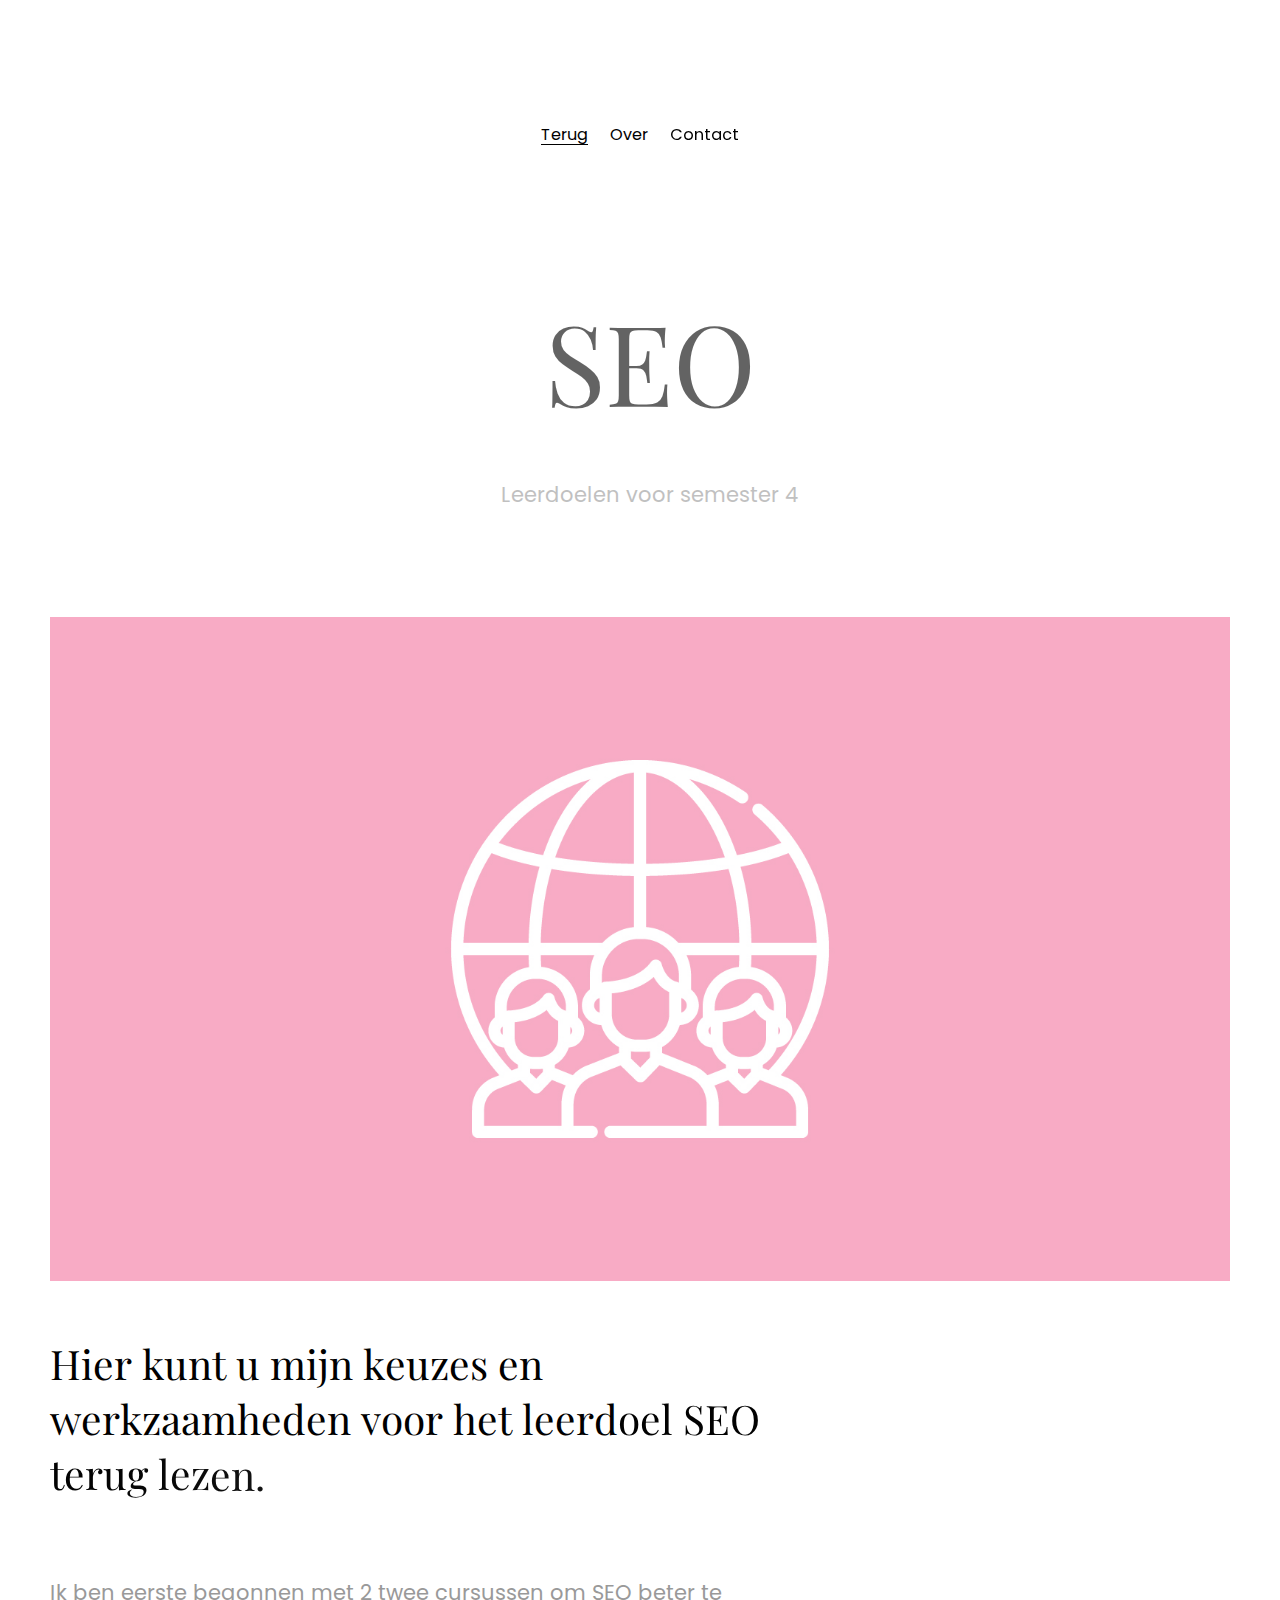
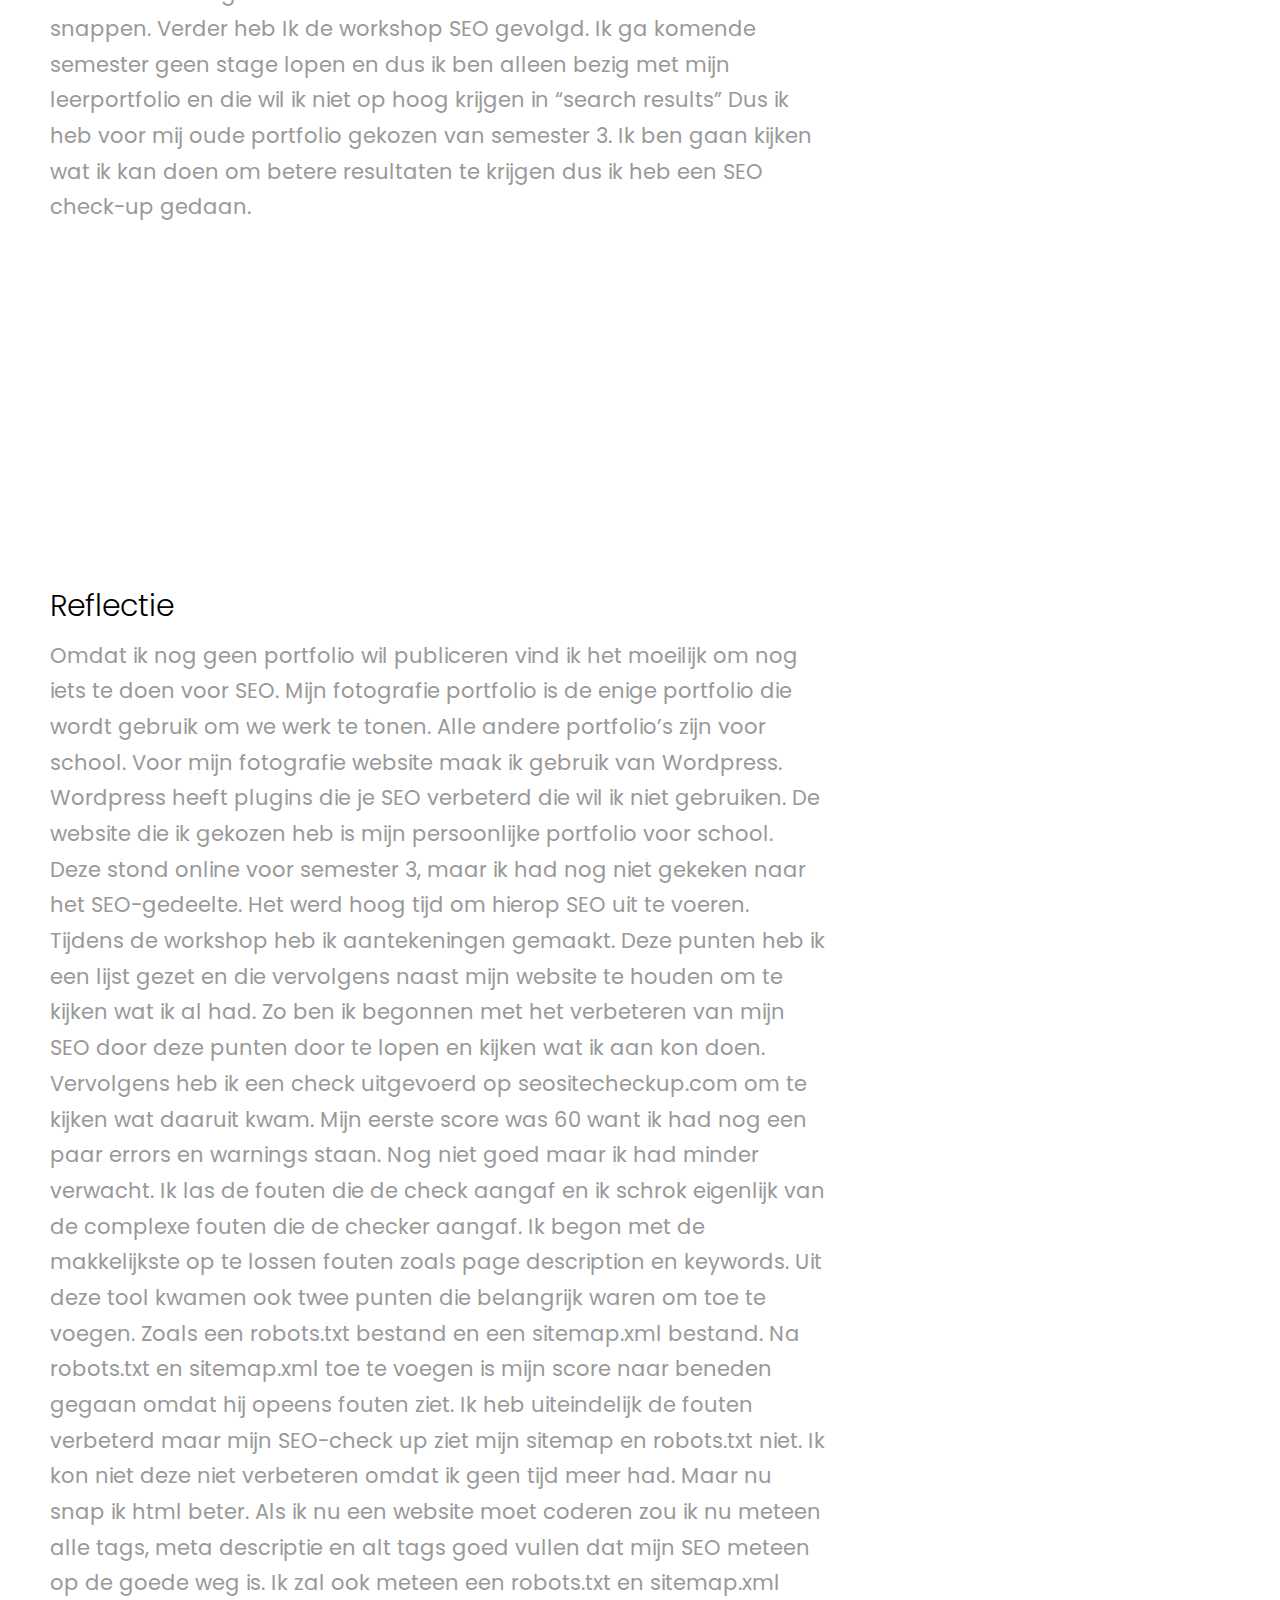
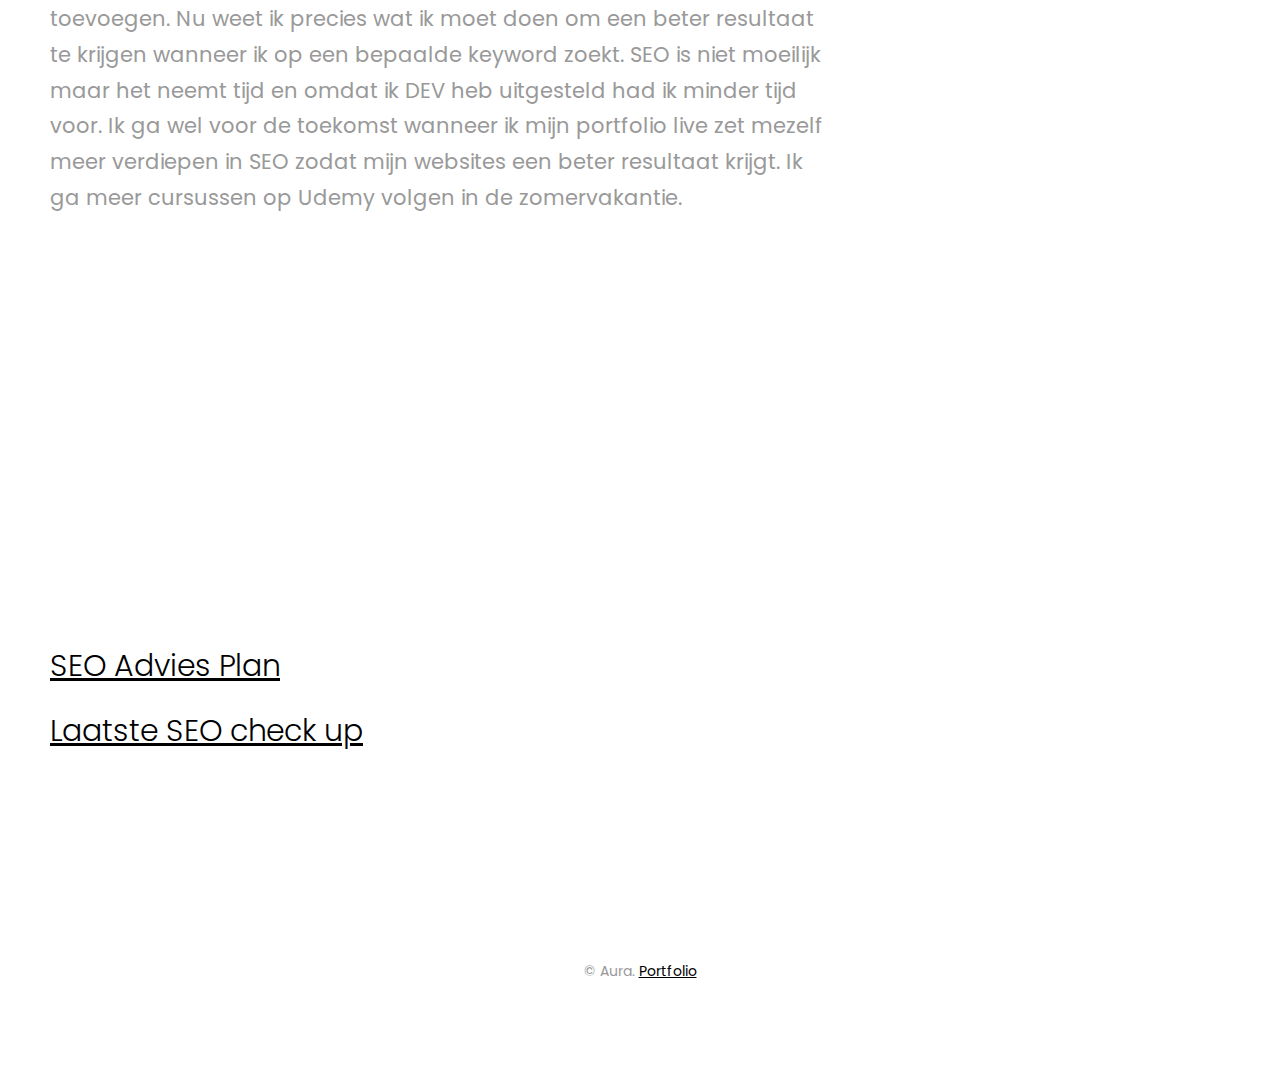
<file: pages/seo.html>
<!DOCTYPE html>
<html lang="en">
  <head>
    <title>Scrum</title>
    <meta name="viewport" content="width=device-width, initial-scale=1, maximum-scale=1">
    <meta charset="utf-8">
    <meta name="format-detection" content="telephone=no">
    <link rel="stylesheet" type="text/css" href="../css/core.css">
    <link rel="stylesheet" type="text/css" href="../css/elements.css">
    <link rel="stylesheet" type="text/css" href="../css/custom.css">
    <link rel="icon" type="image/png" href="../favicon.png?version=4">
  </head>
  <body class="init">
    <div class="container-fluid">
      <header>
        <div class="container-fluid">
          <div class="row-fluid">
            <div class="col-md-12 text-center"><a href="../index.html" class="brand"><img alt="Ben" src="../images/logo.svg" class="default"><img alt="Ben" src="../images/logo-white.svg" class="white"></a>
              <ul class="main-nav">
                <li><a href="../index.html" title="Work" class="active">Terug</a>
                </li>
                <li><a href="../pages/about.html" title="About">Over</a>
                </li>
                <li><a href="../pages/contact.html" title="Contact">Contact</a>
                </li>
              </ul>
            </div>
          </div>
        </div>
      </header>
      <section>
        <div class="container hero">
          <h1 class="fadein">SEO</h1>
          <p class="fadein">Leerdoelen voor semester 4</p>
        </div>
      </section>
      <section class="content">
        <div class="row-fluid">
          <div class="col-md-12"><img alt="Ben" src="../images/portfolio/seo.jpg" class="fadein"></div>
        </div>
         <div class="col-md-8">
              <div id="sticky-holder">
                <h1 class="animated-text">Hier kunt u mijn keuzes en werkzaamheden voor het leerdoel SEO terug lezen.</h1>
                <p>Ik ben eerste begonnen met 2 twee cursussen om SEO beter te snappen. Verder heb Ik de workshop SEO gevolgd. Ik ga komende semester geen stage lopen en dus ik ben alleen bezig met mijn leerportfolio en die wil ik niet op hoog krijgen in “search results” Dus ik heb voor mij oude portfolio gekozen van semester 3. Ik ben gaan kijken wat ik kan doen om betere resultaten te krijgen dus ik heb een SEO check-up gedaan.</p>
                <img alt="Ben" src="../images/portfolio/single/seo.png" class="fadein">

                    <h2>Reflectie</h2>
                    <p>Omdat ik nog geen portfolio wil publiceren vind ik het moeilijk om nog iets te doen voor SEO. Mijn fotografie portfolio is de enige portfolio die wordt gebruik om we werk te tonen. Alle andere portfolio’s zijn voor school. Voor mijn fotografie website maak ik gebruik van Wordpress. Wordpress heeft plugins die je SEO verbeterd die wil ik niet gebruiken.
De website die ik gekozen heb is mijn persoonlijke portfolio voor school. Deze stond online voor semester 3, maar ik had nog niet gekeken naar het SEO-gedeelte. Het werd hoog tijd om hierop SEO uit te voeren.
Tijdens de workshop heb ik aantekeningen gemaakt. Deze punten heb ik een lijst gezet en die vervolgens naast mijn website te houden om te kijken wat ik al had. 
Zo ben ik begonnen met het verbeteren van mijn SEO door deze punten door te lopen en kijken wat ik aan kon doen. Vervolgens heb ik een check uitgevoerd op seositecheckup.com om te kijken wat daaruit kwam. Mijn eerste score was 60 want ik had nog een paar errors en warnings staan. Nog niet goed maar ik had minder verwacht. Ik las de fouten die de check aangaf en ik schrok eigenlijk van de complexe fouten die de checker aangaf. Ik begon met de makkelijkste op te lossen fouten zoals page description en keywords. 
Uit deze tool kwamen ook twee punten die belangrijk waren om toe te voegen. Zoals een robots.txt bestand en een sitemap.xml bestand.  Na robots.txt en sitemap.xml toe te voegen is mijn score naar beneden gegaan omdat hij opeens fouten ziet. Ik heb uiteindelijk de fouten verbeterd maar mijn SEO-check up ziet mijn sitemap en robots.txt niet. Ik kon niet deze niet verbeteren omdat ik geen tijd meer had. Maar nu snap ik html beter. Als ik nu een website moet coderen zou ik nu meteen alle tags, meta descriptie en alt tags goed vullen dat mijn SEO meteen op de goede weg is. Ik zal ook meteen een robots.txt en sitemap.xml toevoegen. Nu weet ik precies wat ik moet doen om een beter resultaat te krijgen wanneer ik op een bepaalde keyword zoekt. SEO is niet moeilijk maar het neemt tijd en omdat ik DEV heb uitgesteld had ik minder tijd voor. Ik ga wel voor de toekomst wanneer ik mijn portfolio live zet mezelf meer verdiepen in SEO zodat mijn websites een beter resultaat krijgt. Ik ga meer cursussen op Udemy volgen in de zomervakantie.
 </p>
               
                <img alt="Ben" src="../images/portfolio/single/seo1.png" class="fadein">
                <a href="../document/seo.pdf"><h2>SEO Advies Plan</h2></a>
                <a href="../document/seocheck.pdf"><h2>Laatste SEO check up</h2></a>
                
                
              </div>
            </div>

      </section>
      <section class="next-page"></section>
      <footer>
        <div class="container-fluid">
          <div class="row">
            <div class="col-md-12 text-center"><span>&copy; Aura. <a href="https://auraeverything.co">Portfolio</a></span></div>
          </div>
        </div>
      </footer>
    </div>
    <script src="../js/vendor.js"></script>
    <script src="../js/functions.js"></script>
  </body>
</html>
</file>
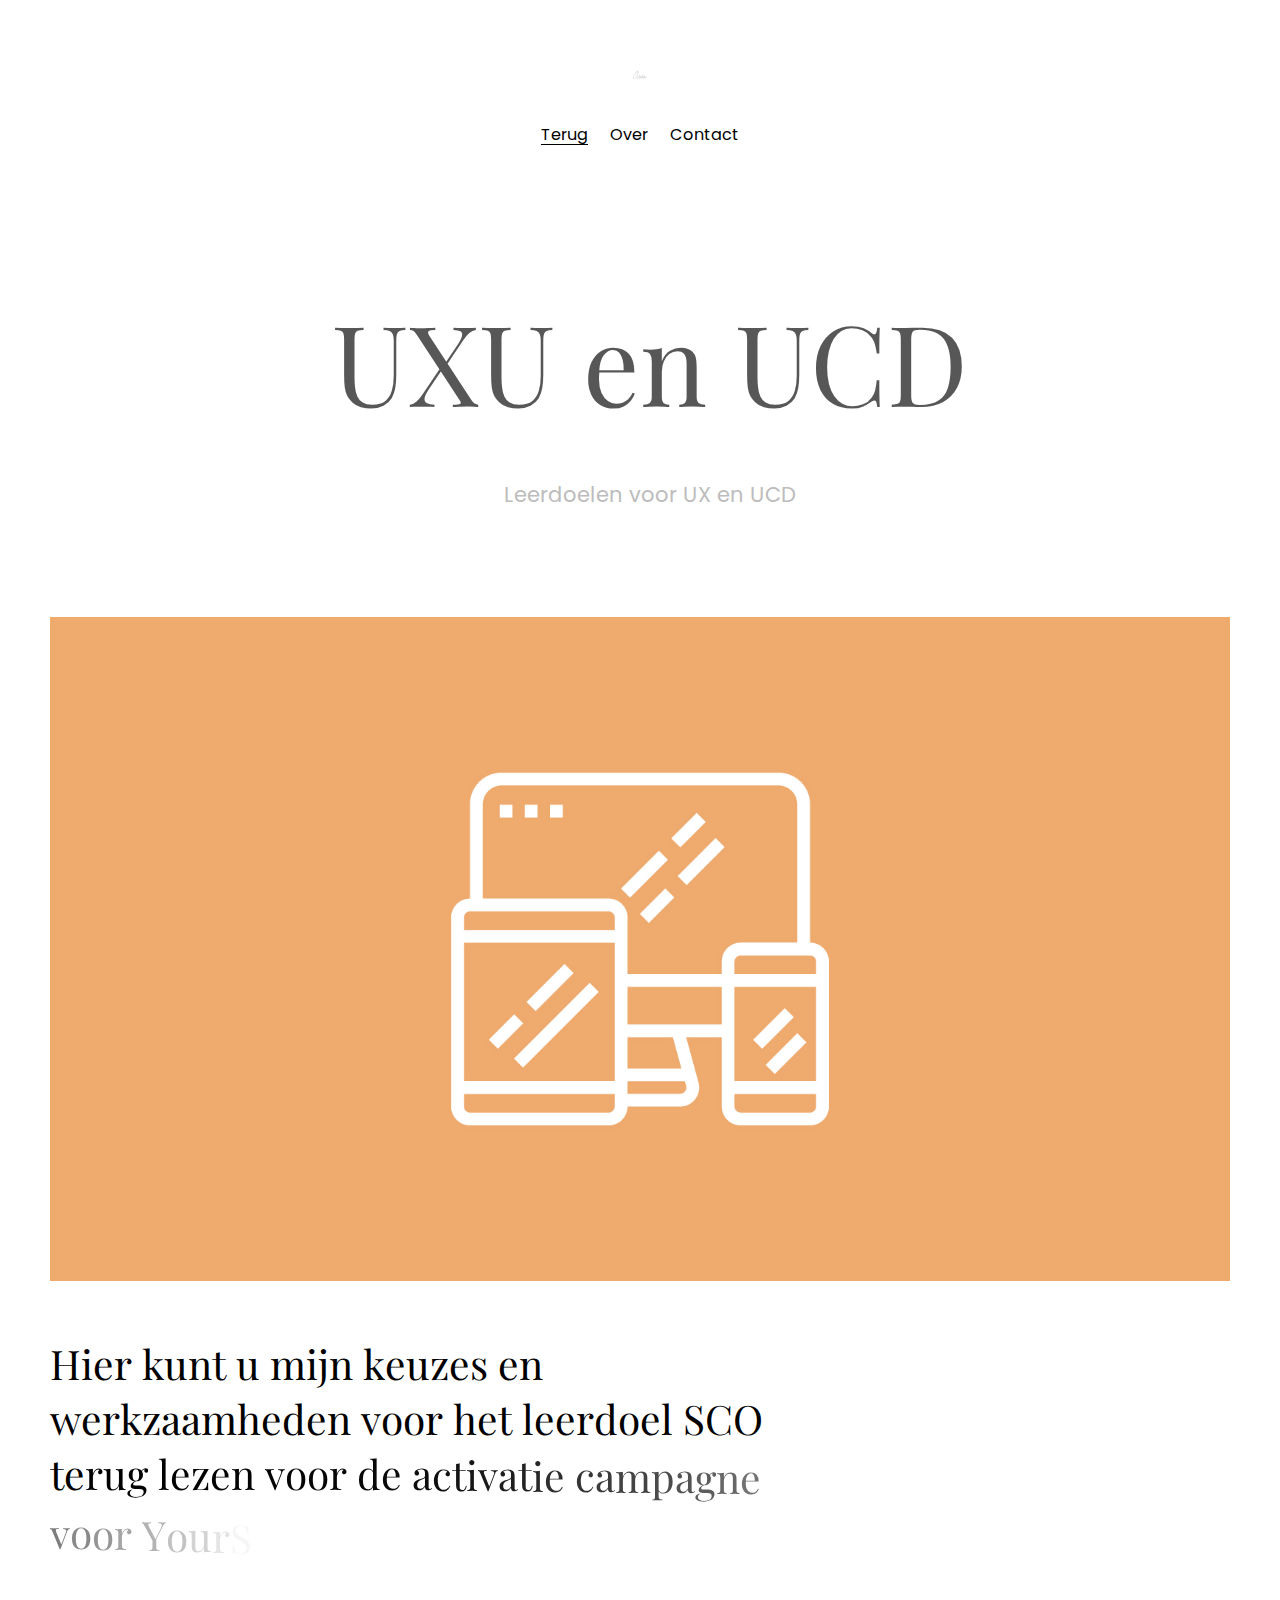
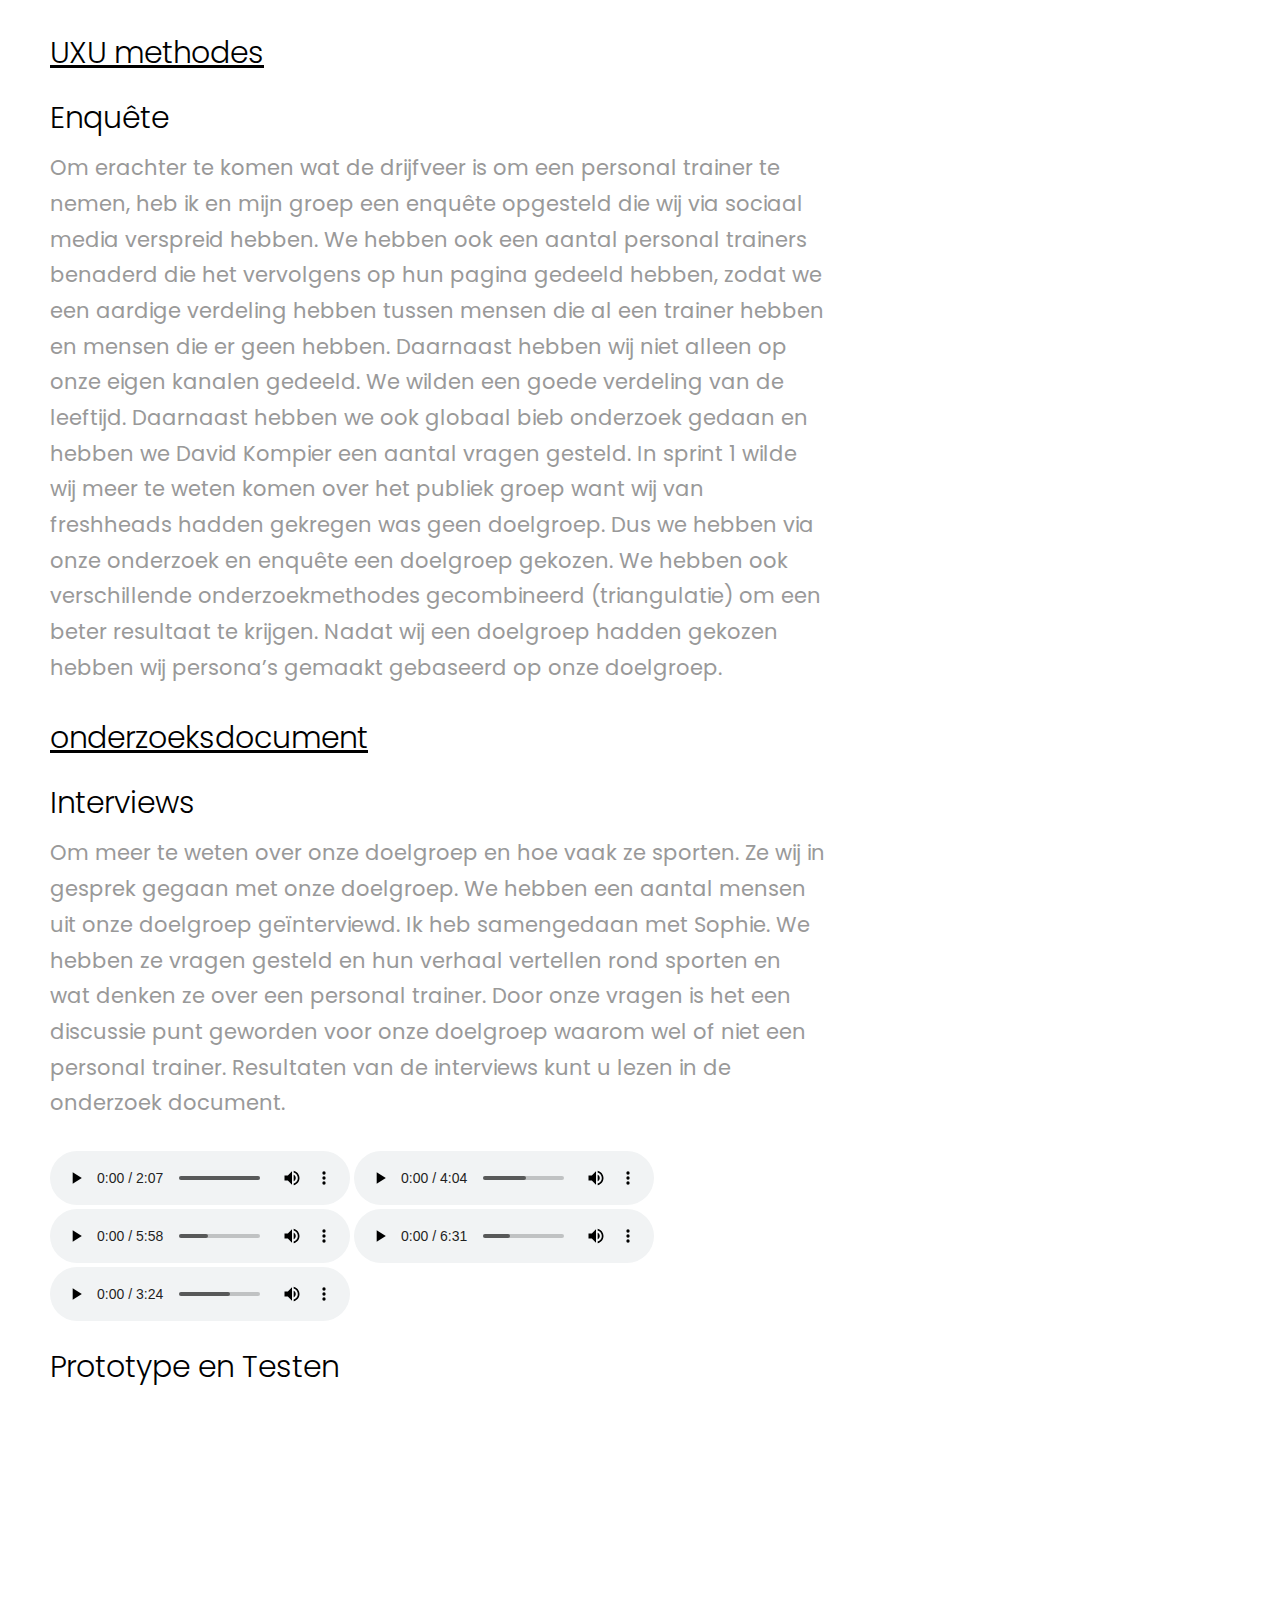
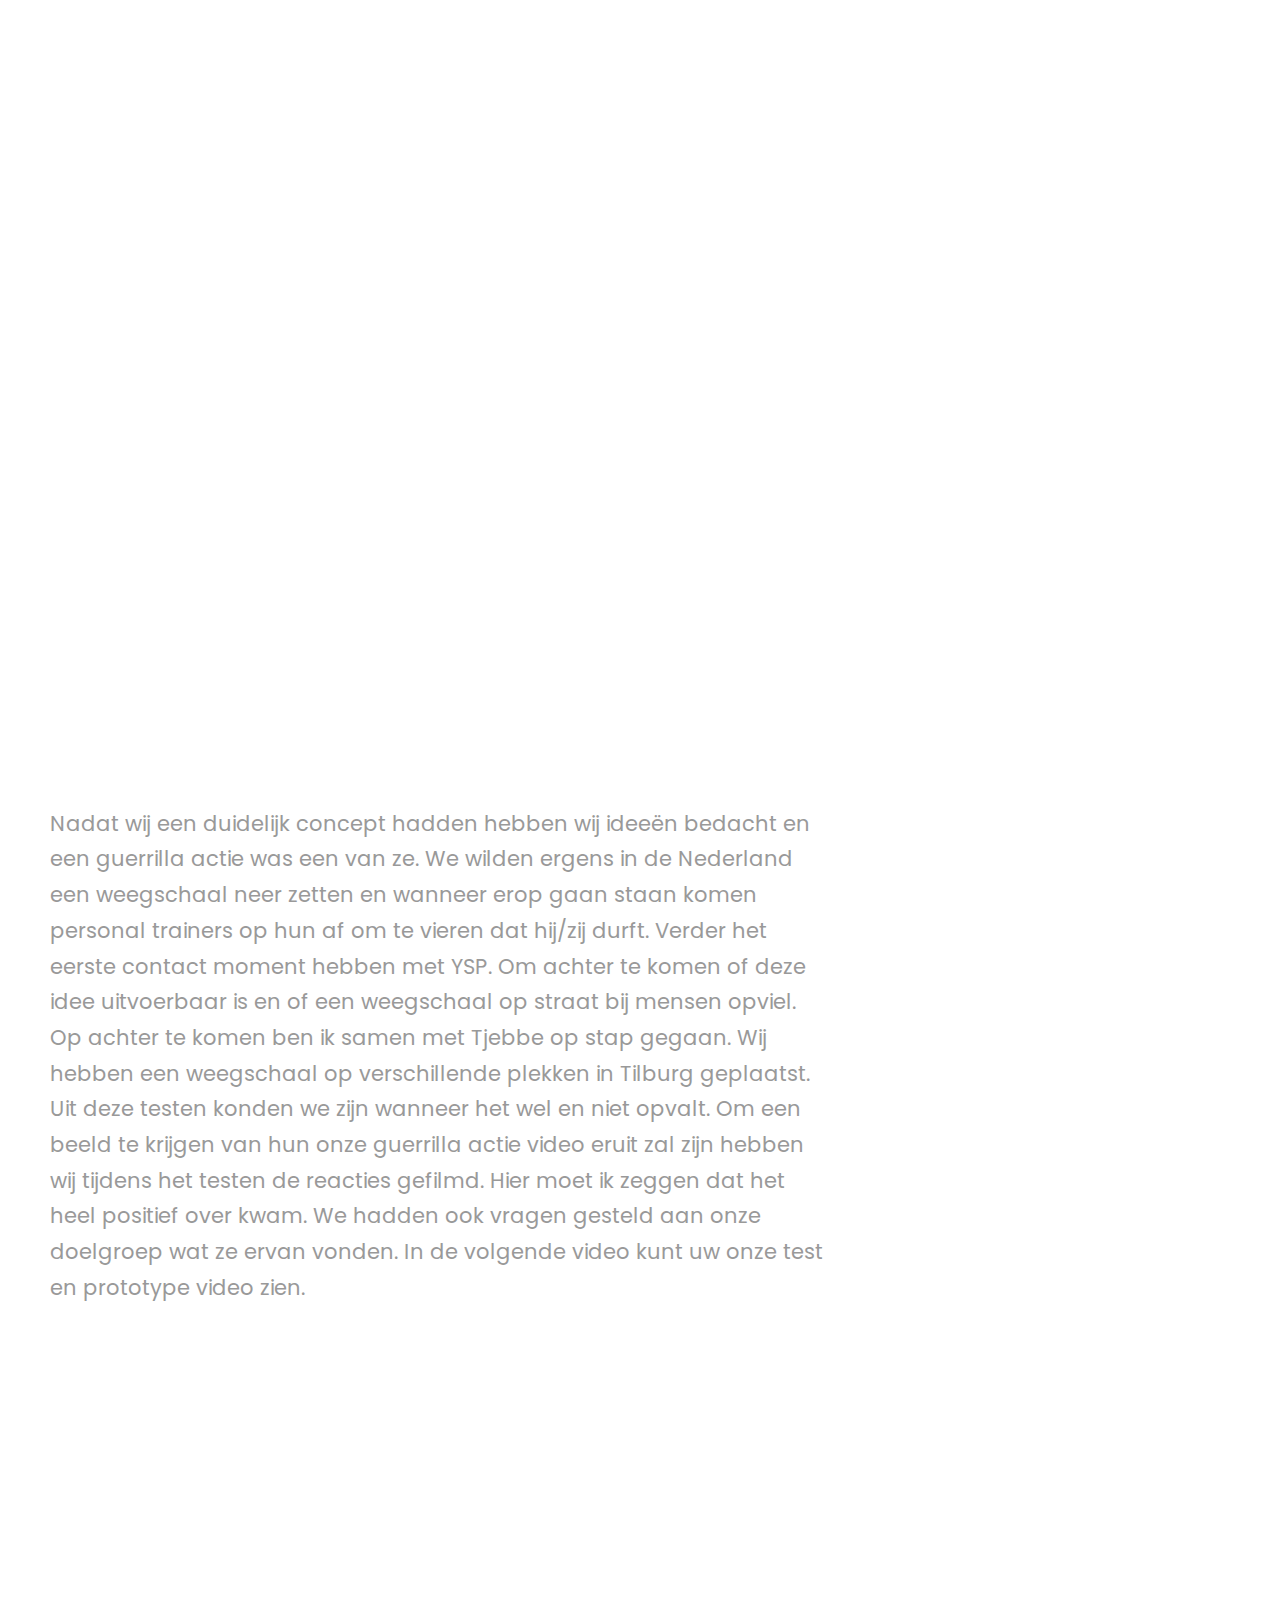
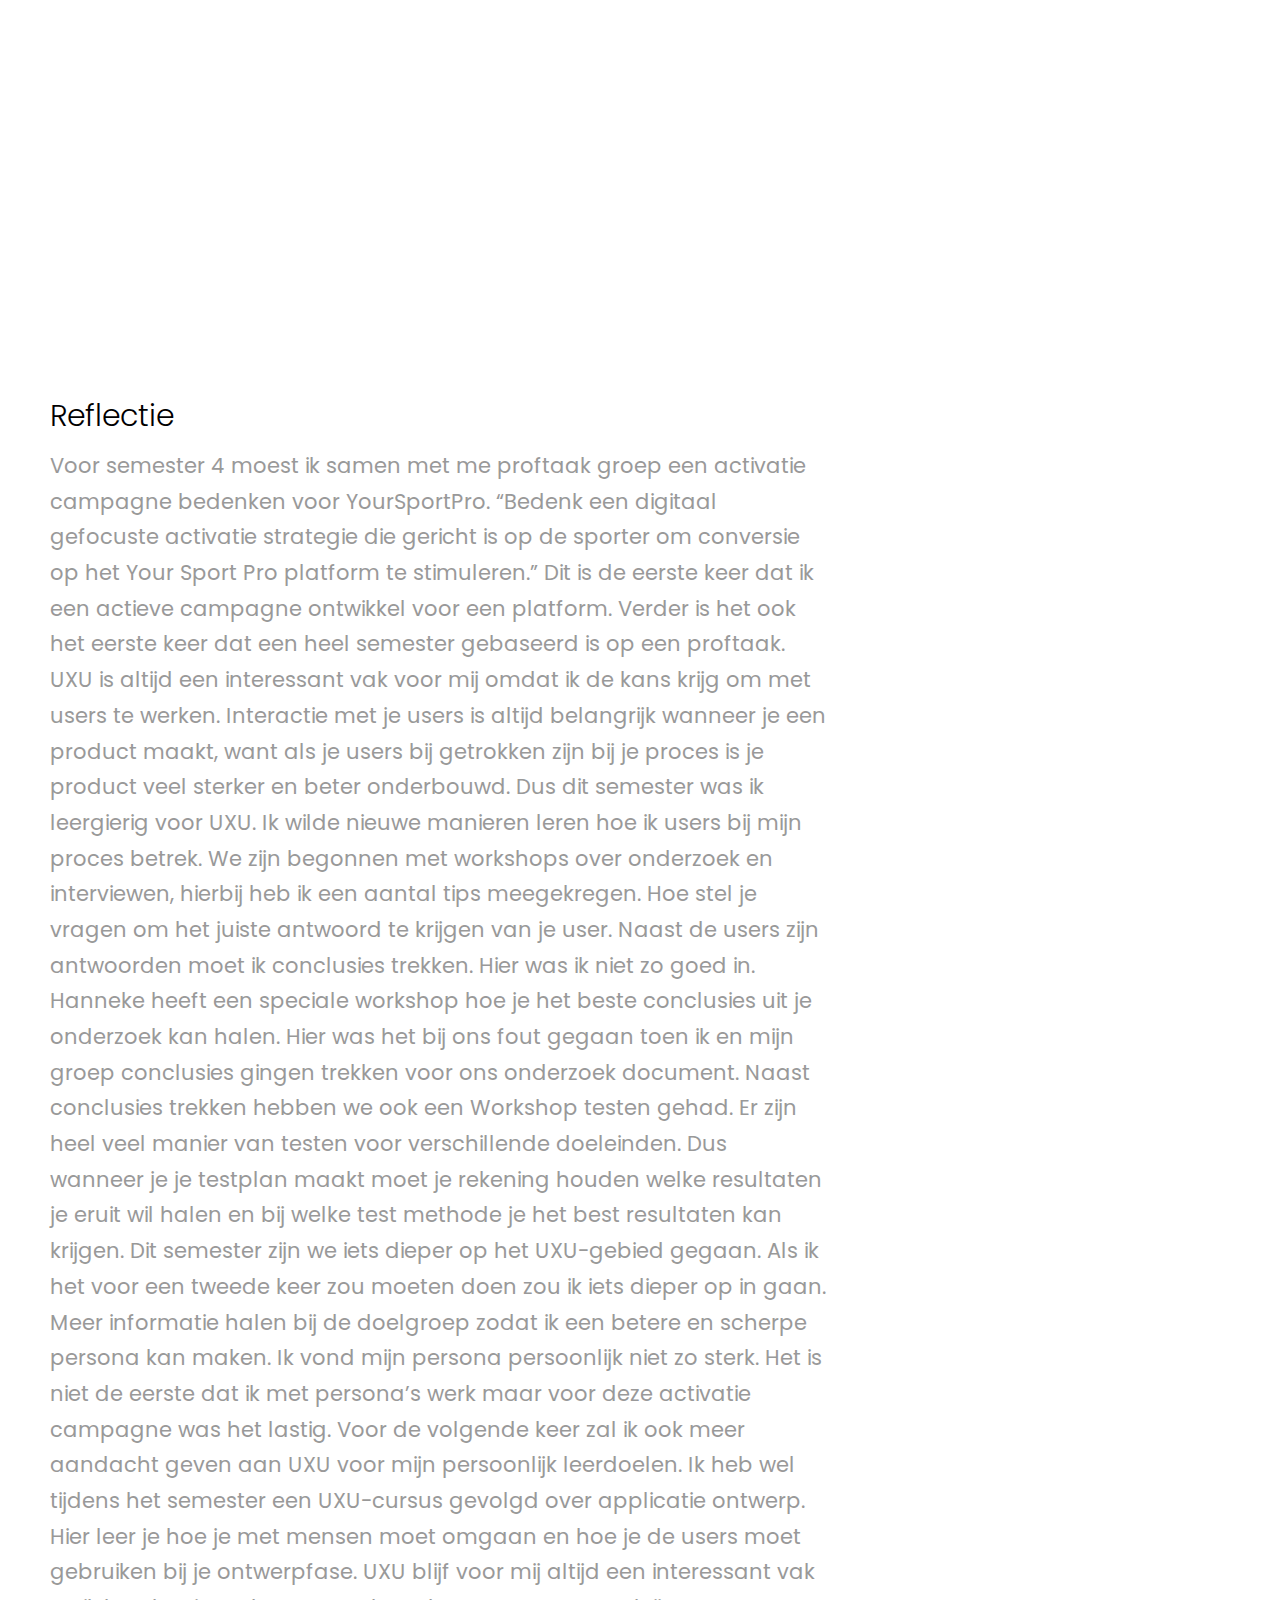
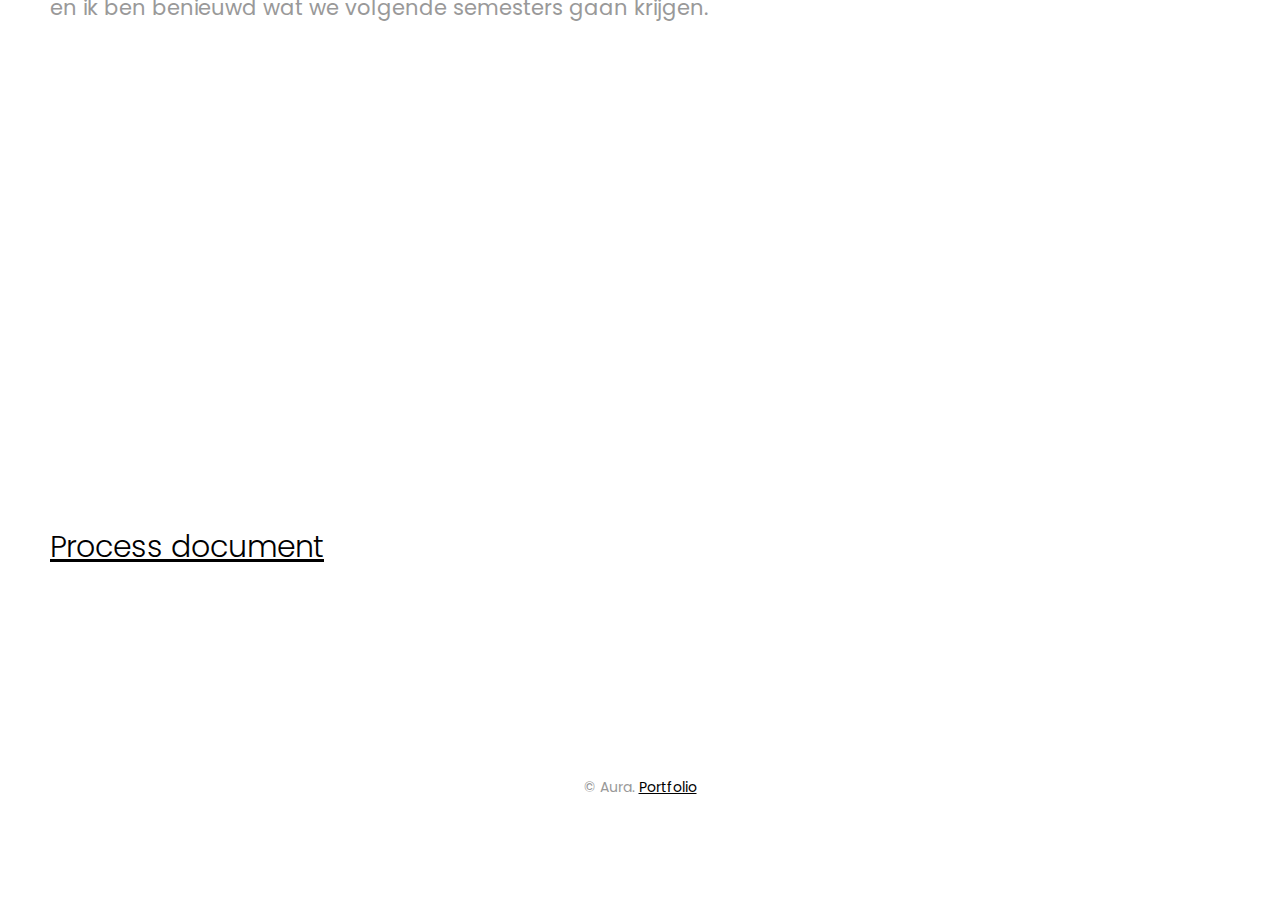
<file: pages/uxu.html>
<!DOCTYPE html>
<html lang="en">
  <head>
    <title>UXU</title>
    <meta name="viewport" content="width=device-width, initial-scale=1, maximum-scale=1">
    <meta charset="utf-8">
    <meta name="format-detection" content="telephone=no">
    <link rel="stylesheet" type="text/css" href="../css/core.css">
    <link rel="stylesheet" type="text/css" href="../css/elements.css">
    <link rel="stylesheet" type="text/css" href="../css/custom.css">
    <link rel="icon" type="image/png" href="../favicon.png?version=4">
  </head>
  <body class="init">
    <div class="container-fluid">
      <header>
        <div class="container-fluid">
          <div class="row-fluid">
            <div class="col-md-12 text-center"><a href="../index.html" class="brand"><img alt="Ben" src="../images/logo.svg" class="default"><img alt="Ben" src="../images/logo-white.svg" class="white"></a>
              <ul class="main-nav">
                <li><a href="../index.html" title="Work" class="active">Terug</a>
                </li>
                <li><a href="../pages/about.html" title="About">Over</a>
                </li>
                <li><a href="../pages/contact.html" title="Contact">Contact</a>
                </li>
              </ul>
            </div>
          </div>
        </div>
      </header>
      <section>
        <div class="container hero">
          <h1 class="fadein">UXU en UCD</h1>
          <p class="fadein">Leerdoelen voor UX en UCD</p>
        </div>
      </section>
      <section class="content">
        <div class="row-fluid">
          <div class="col-md-12"><img alt="Ben" src="../images/portfolio/uxu.jpg" class="fadein"></div>
        </div>
         <div class="col-md-8">
              <div id="sticky-holder">
                <h1 class="animated-text">Hier kunt u mijn keuzes en werkzaamheden voor het leerdoel SCO terug lezen voor de activatie campagne voor YourSportPro.</h1>
                
                <a href="../document/UXU%20methodes.pdf"><h2>UXU methodes</h2></a>
                <h2>Enquête</h2>
                
                <p> Om erachter te komen wat de drijfveer is om een personal trainer te nemen, heb ik en mijn groep een enquête opgesteld die wij via sociaal media verspreid hebben. We hebben ook een aantal personal trainers benaderd die het vervolgens op hun pagina gedeeld hebben, zodat we een aardige verdeling hebben tussen mensen die al een trainer hebben en mensen die er geen hebben. Daarnaast hebben wij niet alleen op onze eigen kanalen gedeeld. We wilden een goede verdeling van de leeftijd. Daarnaast hebben we ook globaal bieb onderzoek gedaan en hebben we David Kompier een aantal vragen gesteld.
In sprint 1 wilde wij meer te weten komen over het publiek groep want wij van freshheads hadden gekregen was geen doelgroep. Dus we hebben via onze onderzoek en enquête een doelgroep gekozen. We hebben ook verschillende onderzoekmethodes gecombineerd (triangulatie) om een beter resultaat te krijgen. Nadat wij een doelgroep hadden gekozen hebben wij persona’s gemaakt gebaseerd op onze doelgroep.  </p>
              
              <a href="../document/Onderzoeksdocument.pdf"><h2>onderzoeksdocument</h2></a>
               
               <h2>Interviews</h2>
                
                 <p>Om meer te weten over onze doelgroep en hoe vaak ze sporten. Ze wij in gesprek gegaan met onze doelgroep. We hebben een aantal mensen uit onze doelgroep geïnterviewd. Ik heb samengedaan met Sophie. We hebben ze vragen gesteld en hun verhaal vertellen rond sporten en wat denken ze over een personal trainer. Door onze vragen is het een discussie punt geworden voor onze doelgroep waarom wel of niet een personal trainer. Resultaten van de interviews kunt u lezen in de onderzoek document.</p>
                 
                 <audio controls><source src="../document/1.mp3" type="audio/mpeg"></audio>
                <audio controls><source src="../document/2.mp3" type="audio/mpeg"></audio>
                <audio controls><source src="../document/3.mp3" type="audio/mpeg"></audio>
                <audio controls><source src="../document/4.mp3" type="audio/mpeg"></audio>
                <audio controls><source src="../document/5.mp3" type="audio/mpeg"></audio>
                 
                 <h2>
                     Prototype en Testen
                 </h2>
               
                <img alt="Ben" src="../images/portfolio/single/stroy.png" class="fadein">
                
                <p>Nadat wij een duidelijk concept hadden hebben wij ideeën bedacht en een guerrilla actie was een van ze. We wilden ergens in de Nederland een weegschaal neer zetten en wanneer erop gaan staan komen personal trainers op hun af om te vieren dat hij/zij durft. Verder het eerste contact moment hebben met YSP. Om achter te komen of deze idee uitvoerbaar is en of een weegschaal op straat bij mensen opviel. Op achter te komen ben ik samen met Tjebbe op stap gegaan. Wij hebben een weegschaal op verschillende plekken in Tilburg geplaatst. Uit deze testen konden we zijn wanneer het wel en niet opvalt. Om een beeld te krijgen van hun onze guerrilla actie video eruit zal zijn hebben wij tijdens het testen de reacties gefilmd. Hier moet ik zeggen dat het heel positief over kwam. We hadden ook vragen gesteld aan onze doelgroep wat ze ervan vonden. In de volgende video kunt uw onze test en prototype video zien. 
</p>
                <iframe width="560" height="315" src="https://www.youtube.com/embed/pidH7PlpGQM?ecver=1" frameborder="0" allowfullscreen></iframe>
            <iframe width="560" height="315" src="https://www.youtube.com/embed/gaByTUzkrA0?ecver=1" frameborder="0" allowfullscreen></iframe>
            
            
            <h2>Reflectie</h2>
                 
                 <p>Voor semester 4 moest ik samen met me proftaak groep een activatie campagne bedenken voor YourSportPro. “Bedenk een digitaal gefocuste activatie strategie die gericht is op de sporter om conversie op het Your Sport Pro platform te stimuleren.” Dit is de eerste keer dat ik een actieve campagne ontwikkel voor een platform. Verder is het ook het eerste keer dat een heel semester gebaseerd is op een proftaak. UXU is altijd een interessant vak voor mij omdat ik de kans krijg om met users te werken. Interactie met je users is altijd belangrijk wanneer je een product maakt, want als je users bij getrokken zijn bij je proces is je product veel sterker en beter onderbouwd. Dus dit semester was ik leergierig voor UXU. Ik wilde nieuwe manieren leren hoe ik users bij mijn proces betrek. We zijn begonnen met workshops over onderzoek en interviewen, hierbij heb ik een aantal tips meegekregen. Hoe stel je vragen om het juiste antwoord te krijgen van je user. Naast de users zijn antwoorden moet ik conclusies trekken. Hier was ik niet zo goed in. Hanneke heeft een speciale workshop hoe je het beste conclusies uit je onderzoek kan halen. Hier was het bij ons fout gegaan toen ik en mijn groep conclusies gingen trekken voor ons onderzoek document. Naast conclusies trekken hebben we ook een Workshop testen gehad. Er zijn heel veel manier van testen voor verschillende doeleinden. Dus wanneer je je testplan maakt moet je rekening houden welke resultaten je eruit wil halen en bij welke test methode je het best resultaten kan krijgen. Dit semester zijn we iets dieper op het UXU-gebied gegaan. Als ik het voor een tweede keer zou moeten doen zou ik iets dieper op in gaan. Meer informatie halen bij de doelgroep zodat ik een betere en scherpe persona kan maken. Ik vond mijn persona persoonlijk niet zo sterk. Het is niet de eerste dat ik met persona’s werk maar voor deze activatie campagne was het lastig. Voor de volgende keer zal ik ook meer aandacht geven aan UXU voor mijn persoonlijk leerdoelen. Ik heb wel tijdens het semester een UXU-cursus gevolgd over applicatie ontwerp. Hier leer je hoe je met mensen moet omgaan en hoe je de users moet gebruiken bij je ontwerpfase. UXU blijf voor mij altijd een interessant vak en ik ben benieuwd wat we volgende semesters gaan krijgen.
</p>
              <img alt="Ben" src="../images/portfolio/single/uxu.png" 
              class="fadein">
              
                <a href="../document/Procesdocument.pdf"><h2>Process document</h2></a>

              </div>
            </div>
      </section>
      <section class="next-page"></section>
      <footer>
        <div class="container-fluid">
          <div class="row">
            <div class="col-md-12 text-center"><span>&copy; Aura. <a href="https://auraeverything.co">Portfolio</a></span></div>
          </div>
        </div>
      </footer>
    </div>
    <script src="../js/vendor.js"></script>
    <script src="../js/functions.js"></script>
  </body>
</html>
</file>
<file: css/elements.css>
/*----------------------

  Ben - CSS 1.0
  By Themanoid

  Table of Contents

  00.  Header
  01.  About
  02.  Contact
  03.  Navigation
  04.  Work
  05.  Footer
  06.  Blog
  07.  Modules

-----------------------*/
/* 00. Header */
header {
  padding: 50px 0;
  position: relative;
  z-index: 1;
}

@media screen and (max-width: 768px) {
  header {
    padding: 30px 0 10px;
  }
  header .container {
    padding: 0;
    margin: 0;
    width: 100%;
  }
}

header a.brand img {
  max-height: 50px;
}

header a.brand img.white {
  display: none;
}

/* 01. About */
table.table tr td {
  border: 0;
  padding: 3px 0;
  line-height: 1.7;
  font-size: 1.1em;
  font-weight: 300;
  padding-right: 20px;
}

table.table tr td a {
  display: block;
}

/* 02. Contact */
form {
  margin: 15px;
}

form label {
  font-family: "Poppins", Verdana, sans-serif;
  font-weight: normal;
  text-transform: uppercase;
  letter-spacing: 2px;
  font-size: .8em;
  margin-bottom: 10px;
}

form .form-control {
  padding: 15px;
  height: auto;
  background: #f5f5f5;
  border: 0;
  border-radius: 0;
  -webkit-appearance: none;
     -moz-appearance: none;
          appearance: none;
  margin-bottom: 25px;
  font-size: 1.2em;
  -webkit-transition: all .3s;
  transition: all .3s;
  position: relative;
}

@media screen and (max-width: 768px) {
  form .form-control {
    padding: 10px;
  }
}

form .form-control:focus {
  outline: none !important;
  box-shadow: inherit !important;
  background: #000;
  color: #fff;
}

form span {
  font-family: "Playfair Display", Georgia, serif;
  font-size: 1em;
}

@media screen and (max-width: 768px) {
  form span.p-md {
    display: block;
    padding: 20px 0 !important;
  }
}

form textarea.form-control {
  height: 150px;
}

/* 03. Navigation */
ul.main-nav {
  list-style: none;
  margin: 25px -15px 0;
  padding: 0;
  text-align: center;
}

ul.main-nav li {
  display: inline-block;
  margin: 0 9px;
}

ul.main-nav li a {
  display: block;
  -webkit-transition: all .7s;
  transition: all .7s;
  color: #000;
  font-size: 1.15em;
  border-bottom: 1px solid transparent;
}

ul.main-nav li a:hover, ul.main-nav li a.active, ul.main-nav li a:active, ul.main-nav li a:focus {
  border-bottom: 1px solid #000;
  text-decoration: none;
}

@media screen and (max-width: 768px) {
  ul.main-nav {
    white-space: nowrap;
    overflow-x: scroll;
    -webkit-overflow-scrolling: touch;
    padding: 30px 20px 0;
    margin-top: 0;
  }
  ul.main-nav:before {
    content: '';
    display: block;
    position: absolute;
    left: 0;
    top: 60px;
    height: 60px;
    width: 20px;
    z-index: 3;
    background-image: -webkit-linear-gradient(right, rgba(255, 255, 255, 0), #fff);
    background-image: linear-gradient(to left, rgba(255, 255, 255, 0), #fff);
  }
  ul.main-nav:after {
    content: '';
    display: block;
    position: absolute;
    right: 0;
    top: 65px;
    height: 70px;
    width: 50px;
    background-image: -webkit-linear-gradient(left, rgba(255, 255, 255, 0), #fff);
    background-image: linear-gradient(to right, rgba(255, 255, 255, 0), #fff);
  }
  ul.main-nav li {
    margin: 0 15px;
  }
  ul.main-nav li:first-child {
    margin-left: 0;
  }
  ul.main-nav li:last-child {
    margin-right: 0;
  }
  ul.main-nav li a {
    font-size: 1.3em;
  }
}

/* 04. Work */
.grid-images {
  padding: 0;
  list-style: none;
}

.grid-images .item-sizer {
  width: 33.34%;
}

@media screen and (max-width: 992px) {
  .grid-images .item-sizer {
    width: 50%;
  }
}

@media screen and (max-width: 768px) {
  .grid-images .item-sizer {
    width: 100%;
  }
}

.grid-images a.item {
  width: 33.34%;
  background-size: cover;
  background-position: center center;
  margin: 0;
  padding: 0;
  display: block;
  color: #000;
  position: relative;
}

.grid-images a.item .caption {
  position: absolute;
  bottom: 0;
  left: 0;
}

.grid-images a.item .caption h4 {
  font-size: 1.5em;
  margin: 20px 25px;
}

.grid-images a.item:before {
  content: '';
  display: block;
  padding-bottom: 100%;
}

.grid-images a.item.wide {
  width: 66.67%;
}

.grid-images a.item.wide:before {
  content: '';
  display: block;
  padding-bottom: 50%;
}

.grid-images a.item.tall:before {
  content: '';
  display: block;
  padding-bottom: 200%;
}

@media screen and (max-width: 992px) {
  .grid-images a.item {
    width: 50% !important;
  }
}

@media screen and (max-width: 768px) {
  .grid-images a.item {
    width: 100% !important;
  }
}

.grid-images.space {
  margin: 0 5%;
}

.grid-images.space a.item {
  width: 23.34%;
  margin: 5%;
}

.grid-images.space a.item.wide {
  width: 56.67%;
}

.grid-images.space a.item.wide:before {
  padding-bottom: 41.167%;
}

.grid-images.space a.item.tall:before {
  padding-bottom: 243%;
}

@media screen and (max-width: 992px) {
  .grid-images.space a.item {
    width: 40% !important;
  }
  .grid-images.space a.item.wide {
    width: 90% !important;
  }
}

@media screen and (max-width: 768px) {
  .grid-images.space a.item {
    width: 90% !important;
  }
}

.fs-portfolio {
  position: absolute;
  top: 0;
  left: 0;
  right: 0;
  bottom: 0;
  margin: 200px 20px 60px;
}

@media screen and (max-width: 768px) {
  .fs-portfolio {
    margin: 160px 20px 60px;
  }
}

.fs-portfolio ul.fs-images {
  list-style: none;
}

.fs-portfolio ul.fs-images li {
  -webkit-box-align: center;
      -ms-flex-align: center;
          align-items: center;
  -ms-flex-line-pack: center;
      align-content: center;
  text-align: center;
  position: absolute;
  top: 0;
  left: 0;
  right: 0;
  bottom: 0;
  background-size: cover;
  background-position: center center;
  text-align: center;
  display: none;
}

.fs-portfolio ul.fs-images li h1 {
  font-size: 10em;
  margin-top: -30px;
  line-height: 1;
  width: 100%;
  mix-blend-mode: overlay;
}

@media screen and (max-width: 1200px) {
  .fs-portfolio ul.fs-images li h1 {
    font-size: 6em;
  }
}

@media screen and (max-width: 992px) {
  .fs-portfolio ul.fs-images li h1 {
    font-size: 5.5em;
  }
}

@media screen and (max-width: 768px) {
  .fs-portfolio ul.fs-images li h1 {
    font-size: 4.5em;
  }
}

@media screen and (max-width: 415px) {
  .fs-portfolio ul.fs-images li h1 {
    font-size: 3em;
  }
}

.fs-portfolio ul.fs-images li:first-child {
  display: -webkit-box;
  display: -ms-flexbox;
  display: flex;
}

.fs-portfolio ul.fs-navigation {
  height: 60px;
  left: 0;
  right: 0;
  top: 100%;
  margin: 0;
  padding: 0;
  position: absolute;
  text-align: center;
}

.fs-portfolio ul.fs-navigation li {
  display: inline-block;
  margin: 0 15px;
}

.fs-portfolio ul.fs-navigation li a {
  height: 60px;
  line-height: 60px;
  color: #aaa;
  font-size: 1.1em;
  font-weight: 600;
  -webkit-transition: all .7s;
  transition: all .7s;
}

.fs-portfolio ul.fs-navigation li a:hover {
  color: #000;
}

.fs-portfolio ul.fs-navigation li.active a {
  color: #000;
}

@media screen and (max-width: 768px) {
  .fs-portfolio ul.fs-navigation {
    white-space: nowrap;
    overflow-x: scroll;
    -webkit-overflow-scrolling: touch;
    left: -20px;
    right: -20px;
    padding: 0 15px;
  }
  .fs-portfolio ul.fs-navigation li {
    margin: 0 5px;
  }
  .fs-portfolio ul.fs-navigation:after {
    content: '';
    display: block;
    position: fixed;
    right: 0;
    bottom: 0;
    height: 50px;
    width: 30px;
    background-image: -webkit-linear-gradient(left, rgba(255, 255, 255, 0), #fff);
    background-image: linear-gradient(to right, rgba(255, 255, 255, 0), #fff);
  }
}

/* 05. Footer */
footer {
  color: #999;
  display: inline-block;
  width: 100%;
}

@media screen and (max-width: 768px) {
  footer {
    padding: 30px 0;
    margin-top: 30px;
  }
}

footer a {
  color: #000;
  text-decoration: underline;
}

/* 06. Blog */
a.blog-item {
  text-decoration: none;
  text-align: center;
  display: inline-block;
  width: 100%;
}

a.blog-item img {
  position: relative;
  z-index: 1;
}

a.blog-item h2 {
  font-family: "Playfair Display", Georgia, serif;
  font-weight: 300;
  font-size: 3em;
  background: #fff;
  display: inline-block;
  margin: 0 auto;
  position: relative;
  z-index: 2;
  bottom: -52px;
  padding: 10px 25px;
}

@media screen and (max-width: 992px) {
  a.blog-item h2 {
    bottom: -20px;
  }
}

@media screen and (max-width: 768px) {
  a.blog-item h2 {
    font-size: 1.7em;
    padding: 10px 12px;
  }
}

a.blog-item .info {
  position: relative;
  top: -47px;
  display: inline-block;
  background: #fff;
  padding: 17px 25px;
  z-index: 2;
}

@media screen and (max-width: 768px) {
  a.blog-item .info {
    padding: 10px 12px;
    top: -36px;
  }
}

a.blog-item .info .author {
  font-size: 1.15em;
}

@media screen and (max-width: 768px) {
  a.blog-item .info .author {
    font-size: .80em;
  }
}

a.blog-item .info .tag {
  text-transform: uppercase;
  color: #999;
  letter-spacing: 1px;
  margin-top: 5px;
}

@media screen and (max-width: 768px) {
  a.blog-item .info .tag {
    font-size: .9em;
  }
}

.comments {
  margin: 20px 0;
  padding: 0;
}

@media screen and (max-width: 992px) {
  .comments {
    margin-top: 50px;
  }
}

.comments .comment {
  margin: 15px 0;
  position: relative;
}

.comments .comment p {
  font-size: 1.1em;
}

.comments .comment .thumb {
  margin-top: -15px;
  width: 65px;
}

.comments .comment .thumb img {
  margin-bottom: 0;
  margin-top: 0;
}

@media screen and (max-width: 992px) {
  .comments .comment .thumb {
    margin-bottom: 15px;
  }
}

@media screen and (max-width: 768px) {
  .comments .comment .thumb {
    margin: 0 auto;
  }
}

.comments .comment a {
  position: absolute;
  right: 0;
  top: 0;
  display: block;
  z-index: 2;
  color: #000;
  opacity: 0;
  -webkit-transition: all .3s;
  transition: all .3s;
}

.comments .comment a .fa-reply {
  margin-left: 5px;
}

.comments .comment a:hover {
  text-decoration: none;
}

.comments .comment:hover a {
  opacity: 1;
}

.comments .comment .message {
  margin-bottom: 40px;
}

.comments .comment .details {
  margin-bottom: 20px;
}

@media screen and (max-width: 768px) {
  .comments .comment .details h4 {
    margin-top: 20px;
  }
}

.comments .comment .details .date {
  font-family: "Poppins", "Helvetica Neue", Helvetica, sans-serif;
  font-size: 12px;
  letter-spacing: 2px;
  text-transform: uppercase;
}

@media screen and (max-width: 768px) {
  .comments .comment .details {
    text-align: center;
  }
}

.comments .comment .comment .thumb {
  margin-top: -5px;
  width: 50px;
}

@media screen and (max-width: 768px) {
  .comments .comment .comment {
    padding: 0 20px;
    border-left: 1px solid #f5f5f5;
  }
  .comments .comment .comment p:last-child {
    margin-bottom: 0;
  }
}

.comments .comment .comment .details {
  margin-bottom: 10px;
}

ul.label-list {
  list-style: none;
  margin: 0;
  padding: 0;
}

ul.label-list li {
  margin: 10px 0;
  font-size: 16px;
  color: #555;
  font-weight: 300;
}

@media screen and (max-width: 768px) {
  ul.label-list {
    margin-bottom: 50px;
  }
}

ul.item-list {
  list-style: none;
  margin: 20px 0 0;
  padding: 0;
}

ul.item-list li {
  margin: 12px 0;
}

ul.item-list li a, ul.item-list li span {
  color: #000;
  font-size: 1.2em;
  width: 100%;
  display: block;
  white-space: nowrap;
  overflow: hidden;
  text-overflow: ellipsis;
  position: relative;
  padding-left: 35px;
  text-decoration: none;
  -webkit-transition: all .3s;
  transition: all .3s;
  font-family: "Poppins", "Helvetica Neue", Helvetica, sans-serif;
  font-size: 1.1em;
  font-weight: 400;
}

@media screen and (max-width: 1200px) {
  ul.item-list li a, ul.item-list li span {
    width: 100%;
  }
}

ul.item-list li a:before, ul.item-list li span:before {
  content: '';
  border-top: 1px solid #000;
  -webkit-transition: all .3s;
  transition: all .3s;
  width: 10px;
  height: 1px;
  margin-top: -1px;
  left: 0;
  display: block;
  position: absolute;
  top: 50%;
}

ul.item-list li a:hover, ul.item-list li span:hover {
  padding-left: 45px;
  opacity: .5;
}

ul.item-list li a:hover:before, ul.item-list li span:hover:before {
  opacity: .5;
  width: 30px;
}

ul.item-list li a {
  font-weight: 600;
}

ul.tag-list {
  list-style: none;
  margin: 0;
  padding: 0;
  clear: both;
  float: none;
}

ul.tag-list li {
  display: inline-block;
  padding: 0;
  margin: 0;
}

.label {
  border: 1px solid rgba(0, 0, 0, 0.6);
  padding: 8px 11px 7px;
  color: #000;
  display: inline-block;
  border-radius: 0;
  float: left;
  font-weight: 400;
  font-size: 1em;
  margin: 0 2px 0 0;
  font-family: "Playfair Display", Georgia, serif;
  font-size: 14px;
}

.label:hover {
  opacity: .5;
  color: #000 !important;
}

/* 07. Modules */
/*

Tera Lightbox CSS
Version 3.2
Made by Themanoid

*/
#lightbox {
  position: fixed;
  top: 0;
  left: 0;
  right: 0;
  bottom: 0;
  background: #000;
  z-index: 9999;
  display: none;
}

#lightbox img, #lightbox iframe, #lightbox video {
  position: absolute;
  top: 0;
  left: 0;
  right: 0;
  bottom: 0;
  margin: auto;
  width: auto;
  height: auto;
  max-width: 90%;
  max-height: 90%;
  opacity: 0;
  -webkit-transform: scale(0.95);
          transform: scale(0.95);
  -webkit-transition: opacity .8s, -webkit-transform 1s;
  transition: opacity .8s, -webkit-transform 1s;
  transition: transform 1s, opacity .8s;
  transition: transform 1s, opacity .8s, -webkit-transform 1s;
}

#lightbox iframe, #lightbox video {
  width: 1280px;
  height: 720px;
  max-width: 80%;
  max-height: 90%;
}

#lightbox .controls {
  background: #222;
  width: 40px;
  height: 120px;
  position: absolute;
  z-index: 10000;
  bottom: 5%;
  left: 0;
}

#lightbox .controls .galleryNext, #lightbox .controls .galleryClose, #lightbox .controls .galleryPrev {
  width: 40px;
  height: 40px;
  line-height: 40px;
  text-align: center;
  color: #ccc;
  -webkit-transition: all .3s;
  transition: all .3s;
  cursor: pointer;
}

#lightbox .controls .galleryNext:hover, #lightbox .controls .galleryClose:hover, #lightbox .controls .galleryPrev:hover {
  background: #444;
  color: #fff;
}

@media screen and (max-width: 768px) {
  #lightbox .controls {
    top: 0;
    left: 0;
    width: 100%;
    height: 60px;
    bottom: auto;
  }
  #lightbox .controls .galleryNext, #lightbox .controls .galleryClose, #lightbox .controls .galleryPrev {
    width: 33.3333%;
    float: left;
    height: 60px;
    line-height: 60px;
    font-size: 20px;
  }
  #lightbox .controls .galleryClose {
    background: black !important;
    font-size: 30px;
  }
}

#lightbox .caption {
  display: none;
  color: rgba(245, 245, 245, 0.5);
  position: fixed;
  left: 0;
  bottom: 0;
  right: 0;
  text-align: center;
  padding: 20px;
}

/*

Titan Slider CSS
Version 1.1
Made by Themanoid

*/
.slider {
  position: relative;
  overflow: hidden;
  background: #f5f5f5;
}

.slider.fs {
  position: fixed;
  width: 100%;
  height: 100%;
  top: 0;
  z-index: 0;
}

.slider.fs .slides {
  height: 100vh;
}

.slider.fs .slides .slide {
  height: 100vh;
  background-size: cover;
  background-position: center;
}

.slider .slides {
  font-size: 0;
  white-space: nowrap;
  position: relative;
  top: 0;
  left: -100%;
  margin: 0;
  padding: 0;
  -webkit-perspective: 1000px;
          perspective: 1000px;
}

.slider .slides .slide {
  background: #fff;
  display: inline-block;
  vertical-align: top;
  width: 100%;
  white-space: normal;
  -webkit-transition: -webkit-transform 1s;
  transition: -webkit-transform 1s;
  transition: transform 1s;
  transition: transform 1s, -webkit-transform 1s;
  -webkit-transform: scale(0.9);
          transform: scale(0.9);
  overflow: hidden;
  position: relative;
  z-index: 1;
  font-size: 2rem;
}

.slider .slides .slide h1, .slider .slides .slide h2, .slider .slides .slide h3, .slider .slides .slide h4, .slider .slides .slide h5, .slider .slides .slide h6, .slider .slides .slide p, .slider .slides .slide a, .slider .slides .slide span {
  -webkit-transition: opacity .6s;
  transition: opacity .6s;
  opacity: 0;
}

.slider .slides .slide.active {
  z-index: 2;
  -webkit-transform: scale(1);
          transform: scale(1);
  -webkit-transition: -webkit-transform 1s;
  transition: -webkit-transform 1s;
  transition: transform 1s;
  transition: transform 1s, -webkit-transform 1s;
}

.slider .slides .slide.active h1, .slider .slides .slide.active h2, .slider .slides .slide.active h3, .slider .slides .slide.active h4, .slider .slides .slide.active h5, .slider .slides .slide.active h6, .slider .slides .slide.active p, .slider .slides .slide.active a, .slider .slides .slide.active span {
  -webkit-transition: opacity .6s .7s;
  transition: opacity .6s .7s;
  opacity: 1;
}

.boxed .slider {
  position: absolute;
  right: 0;
  bottom: 0;
  height: calc(100vh - 60px);
}

.dark .slider {
  background: #000;
}

.toggleContainer {
  position: fixed;
  right: -100px;
  width: 200px;
  bottom: 0;
  -webkit-transition: all .3s;
  transition: all .3s;
  z-index: 99999;
  padding-left: 100px;
  padding-bottom: 40px;
}

@media screen and (max-width: 768px) {
  .toggleContainer {
    display: none;
  }
}

.toggleContainer .container-caption {
  position: absolute;
  right: 170px;
  bottom: 0;
  margin-bottom: -15px;
  -webkit-transition: all .3s;
  transition: all .3s;
}

.toggleContainer .toggle-container-btn {
  font-size: 42px;
  left: -60px;
  width: 80px;
  -webkit-transition: all .3s;
  transition: all .3s;
  position: relative;
  cursor: pointer;
}

.toggleContainer .option, .toggleContainer a.option {
  position: relative;
  font-size: 32px;
  width: 40px;
  text-align: center;
  cursor: pointer;
  display: block;
  -webkit-transition: all .3s;
  transition: all .3s;
  color: #000;
}

.toggleContainer .option span, .toggleContainer a.option span {
  position: absolute;
  right: -100%;
  padding-right: 10px;
  text-align: right;
  font-size: 11px;
  width: 100px;
  opacity: 0;
  -webkit-transition: all .3s;
  transition: all .3s;
  line-height: 42px;
}

.toggleContainer:hover .container-caption {
  margin-bottom: 65px;
}

.toggleContainer.active {
  right: -60px;
}

.toggleContainer.active .container-caption {
  margin-bottom: 65px;
  right: 130px;
}

.toggleContainer.active .toggle-container-btn {
  left: -20px;
}

.toggleContainer.active .option {
  left: -25px;
}

.toggleContainer.active .option span {
  opacity: 1;
  right: 100%;
  -webkit-transition: all .3s;
  transition: all .3s;
}

.toggleContainer.active .option:hover, .toggleContainer.active .option.active {
  -webkit-transition: all .3s;
  transition: all .3s;
  opacity: .5;
}
</file>
<file: css/custom.css>
/* This stylesheet is meant for custom styles, on top of The Ben Template */
</file>
<file: framework/css/style.css>
body {
    font-family: "Lato", sans-serif;
}

.sidenav {
    height: 100%;
    width: 0;
    position: fixed;
    z-index: 1;
    top: 0;
    left: 0;
    background-color: #111;
    overflow-x: hidden;
    transition: 0.5s;
    padding-top: 60px;
}

.sidenav a {
    padding: 8px 8px 8px 32px;
    text-decoration: none;
    font-size: 25px;
    color: #818181;
    display: block;
    transition: 0.3s;
}

.sidenav a:hover, .offcanvas a:focus{
    color: #f1f1f1;
}

.sidenav .closebtn {
    position: absolute;
    top: 0;
    right: 25px;
    font-size: 36px;
    margin-left: 50px;
}

@media screen and (max-height: 450px) {
  .sidenav {padding-top: 15px;}
  .sidenav a {font-size: 18px;}
}
.dropdown {
    float: left;
    overflow: hidden;
}

.dropdown .dropbtn {
    cursor: pointer;
    font-size: 16px;    
    border: none;
    outline: none;
    color: white;
    padding: 14px 16px;
    background-color: inherit;
}

.container a:hover, .dropdown:hover .dropbtn {
    background-color: red;
}

.dropdown-content {
    display: none;
    position: absolute;
    background-color: #f9f9f9;
    min-width: 160px;
    box-shadow: 0px 8px 16px 0px rgba(0,0,0,0.2);
    z-index: 1;
}

.dropdown-content a {
    float: none;
    color: black;
    padding: 12px 16px;
    text-decoration: none;
    display: block;
    text-align: left;
}

.dropdown-content a:hover {
    background-color: #ddd;
}

.show {
    display: block;
}
</file>
<file: css/core.css>
@charset "UTF-8";
/*--------------
---   Core   ---
---------------*/
/*!
 * Bootstrap v3.3.7 (http://getbootstrap.com)
 * Copyright 2011-2016 Twitter, Inc.
 * Licensed under MIT (https://github.com/twbs/bootstrap/blob/master/LICENSE)
 */
/*! normalize.css v3.0.3 | MIT License | github.com/necolas/normalize.css */
@import url(https://fonts.googleapis.com/css?family=Poppins:300,400,600,700);
@import url(https://fonts.googleapis.com/css?family=Playfair+Display);
html {
  font-family: sans-serif;
  -ms-text-size-adjust: 100%;
  -webkit-text-size-adjust: 100%;
}

body {
  margin: 0;
}

article,
aside,
details,
figcaption,
figure,
footer,
header,
hgroup,
main,
menu,
nav,
section,
summary {
  display: block;
}

audio,
canvas,
progress,
video {
  display: inline-block;
  vertical-align: baseline;
}

audio:not([controls]) {
  display: none;
  height: 0;
}

[hidden],
template {
  display: none;
}

a {
  background-color: transparent;
}

a:active,
a:hover {
  outline: 0;
}

abbr[title] {
  border-bottom: 1px dotted;
}

b,
strong {
  font-weight: bold;
}

dfn {
  font-style: italic;
}

h1 {
  font-size: 2em;
  margin: 0.67em 0;
}

mark {
  background: #ff0;
  color: #000;
}

small {
  font-size: 80%;
}

sub,
sup {
  font-size: 75%;
  line-height: 0;
  position: relative;
  vertical-align: baseline;
}

sup {
  top: -0.5em;
}

sub {
  bottom: -0.25em;
}

img {
  border: 0;
}

svg:not(:root) {
  overflow: hidden;
}

figure {
  margin: 1em 40px;
}

hr {
  box-sizing: content-box;
  height: 0;
}

pre {
  overflow: auto;
}

code,
kbd,
pre,
samp {
  font-family: monospace, monospace;
  font-size: 1em;
}

button,
input,
optgroup,
select,
textarea {
  color: inherit;
  font: inherit;
  margin: 0;
}

button {
  overflow: visible;
}

button,
select {
  text-transform: none;
}

button,
html input[type="button"],
input[type="reset"],
input[type="submit"] {
  -webkit-appearance: button;
  cursor: pointer;
}

button[disabled],
html input[disabled] {
  cursor: default;
}

button::-moz-focus-inner,
input::-moz-focus-inner {
  border: 0;
  padding: 0;
}

input {
  line-height: normal;
}

input[type="checkbox"],
input[type="radio"] {
  box-sizing: border-box;
  padding: 0;
}

input[type="number"]::-webkit-inner-spin-button,
input[type="number"]::-webkit-outer-spin-button {
  height: auto;
}

input[type="search"] {
  -webkit-appearance: textfield;
  box-sizing: content-box;
}

input[type="search"]::-webkit-search-cancel-button,
input[type="search"]::-webkit-search-decoration {
  -webkit-appearance: none;
}

fieldset {
  border: 1px solid #c0c0c0;
  margin: 0 2px;
  padding: 0.35em 0.625em 0.75em;
}

legend {
  border: 0;
  padding: 0;
}

textarea {
  overflow: auto;
}

optgroup {
  font-weight: bold;
}

table {
  border-collapse: collapse;
  border-spacing: 0;
}

td,
th {
  padding: 0;
}

/*! Source: https://github.com/h5bp/html5-boilerplate/blob/master/src/css/main.css */
@media print {
  *,
  *:before,
  *:after {
    background: transparent !important;
    color: #000 !important;
    box-shadow: none !important;
    text-shadow: none !important;
  }
  a,
  a:visited {
    text-decoration: underline;
  }
  a[href]:after {
    content: " (" attr(href) ")";
  }
  abbr[title]:after {
    content: " (" attr(title) ")";
  }
  a[href^="#"]:after,
  a[href^="javascript:"]:after {
    content: "";
  }
  pre,
  blockquote {
    border: 1px solid #999;
    page-break-inside: avoid;
  }
  thead {
    display: table-header-group;
  }
  tr,
  img {
    page-break-inside: avoid;
  }
  img {
    max-width: 100% !important;
  }
  p,
  h2,
  h3 {
    orphans: 3;
    widows: 3;
  }
  h2,
  h3 {
    page-break-after: avoid;
  }
  .navbar {
    display: none;
  }
  .btn > .caret,
  .dropup > .btn > .caret {
    border-top-color: #000 !important;
  }
  .label {
    border: 1px solid #000;
  }
  .table {
    border-collapse: collapse !important;
  }
  .table td,
  .table th {
    background-color: #fff !important;
  }
  .table-bordered th,
  .table-bordered td {
    border: 1px solid #ddd !important;
  }
}

@font-face {
  font-family: 'Glyphicons Halflings';
  src: url("../fonts/bootstrap/glyphicons-halflings-regular.eot");
  src: url("../fonts/bootstrap/glyphicons-halflings-regular.eot?#iefix") format("embedded-opentype"), url("../fonts/bootstrap/glyphicons-halflings-regular.woff2") format("woff2"), url("../fonts/bootstrap/glyphicons-halflings-regular.woff") format("woff"), url("../fonts/bootstrap/glyphicons-halflings-regular.ttf") format("truetype"), url("../fonts/bootstrap/glyphicons-halflings-regular.svg#glyphicons_halflingsregular") format("svg");
}

.glyphicon {
  position: relative;
  top: 1px;
  display: inline-block;
  font-family: 'Glyphicons Halflings';
  font-style: normal;
  font-weight: normal;
  line-height: 1;
  -webkit-font-smoothing: antialiased;
  -moz-osx-font-smoothing: grayscale;
}

.glyphicon-asterisk:before {
  content: "\002a";
}

.glyphicon-plus:before {
  content: "\002b";
}

.glyphicon-euro:before,
.glyphicon-eur:before {
  content: "\20ac";
}

.glyphicon-minus:before {
  content: "\2212";
}

.glyphicon-cloud:before {
  content: "\2601";
}

.glyphicon-envelope:before {
  content: "\2709";
}

.glyphicon-pencil:before {
  content: "\270f";
}

.glyphicon-glass:before {
  content: "\e001";
}

.glyphicon-music:before {
  content: "\e002";
}

.glyphicon-search:before {
  content: "\e003";
}

.glyphicon-heart:before {
  content: "\e005";
}

.glyphicon-star:before {
  content: "\e006";
}

.glyphicon-star-empty:before {
  content: "\e007";
}

.glyphicon-user:before {
  content: "\e008";
}

.glyphicon-film:before {
  content: "\e009";
}

.glyphicon-th-large:before {
  content: "\e010";
}

.glyphicon-th:before {
  content: "\e011";
}

.glyphicon-th-list:before {
  content: "\e012";
}

.glyphicon-ok:before {
  content: "\e013";
}

.glyphicon-remove:before {
  content: "\e014";
}

.glyphicon-zoom-in:before {
  content: "\e015";
}

.glyphicon-zoom-out:before {
  content: "\e016";
}

.glyphicon-off:before {
  content: "\e017";
}

.glyphicon-signal:before {
  content: "\e018";
}

.glyphicon-cog:before {
  content: "\e019";
}

.glyphicon-trash:before {
  content: "\e020";
}

.glyphicon-home:before {
  content: "\e021";
}

.glyphicon-file:before {
  content: "\e022";
}

.glyphicon-time:before {
  content: "\e023";
}

.glyphicon-road:before {
  content: "\e024";
}

.glyphicon-download-alt:before {
  content: "\e025";
}

.glyphicon-download:before {
  content: "\e026";
}

.glyphicon-upload:before {
  content: "\e027";
}

.glyphicon-inbox:before {
  content: "\e028";
}

.glyphicon-play-circle:before {
  content: "\e029";
}

.glyphicon-repeat:before {
  content: "\e030";
}

.glyphicon-refresh:before {
  content: "\e031";
}

.glyphicon-list-alt:before {
  content: "\e032";
}

.glyphicon-lock:before {
  content: "\e033";
}

.glyphicon-flag:before {
  content: "\e034";
}

.glyphicon-headphones:before {
  content: "\e035";
}

.glyphicon-volume-off:before {
  content: "\e036";
}

.glyphicon-volume-down:before {
  content: "\e037";
}

.glyphicon-volume-up:before {
  content: "\e038";
}

.glyphicon-qrcode:before {
  content: "\e039";
}

.glyphicon-barcode:before {
  content: "\e040";
}

.glyphicon-tag:before {
  content: "\e041";
}

.glyphicon-tags:before {
  content: "\e042";
}

.glyphicon-book:before {
  content: "\e043";
}

.glyphicon-bookmark:before {
  content: "\e044";
}

.glyphicon-print:before {
  content: "\e045";
}

.glyphicon-camera:before {
  content: "\e046";
}

.glyphicon-font:before {
  content: "\e047";
}

.glyphicon-bold:before {
  content: "\e048";
}

.glyphicon-italic:before {
  content: "\e049";
}

.glyphicon-text-height:before {
  content: "\e050";
}

.glyphicon-text-width:before {
  content: "\e051";
}

.glyphicon-align-left:before {
  content: "\e052";
}

.glyphicon-align-center:before {
  content: "\e053";
}

.glyphicon-align-right:before {
  content: "\e054";
}

.glyphicon-align-justify:before {
  content: "\e055";
}

.glyphicon-list:before {
  content: "\e056";
}

.glyphicon-indent-left:before {
  content: "\e057";
}

.glyphicon-indent-right:before {
  content: "\e058";
}

.glyphicon-facetime-video:before {
  content: "\e059";
}

.glyphicon-picture:before {
  content: "\e060";
}

.glyphicon-map-marker:before {
  content: "\e062";
}

.glyphicon-adjust:before {
  content: "\e063";
}

.glyphicon-tint:before {
  content: "\e064";
}

.glyphicon-edit:before {
  content: "\e065";
}

.glyphicon-share:before {
  content: "\e066";
}

.glyphicon-check:before {
  content: "\e067";
}

.glyphicon-move:before {
  content: "\e068";
}

.glyphicon-step-backward:before {
  content: "\e069";
}

.glyphicon-fast-backward:before {
  content: "\e070";
}

.glyphicon-backward:before {
  content: "\e071";
}

.glyphicon-play:before {
  content: "\e072";
}

.glyphicon-pause:before {
  content: "\e073";
}

.glyphicon-stop:before {
  content: "\e074";
}

.glyphicon-forward:before {
  content: "\e075";
}

.glyphicon-fast-forward:before {
  content: "\e076";
}

.glyphicon-step-forward:before {
  content: "\e077";
}

.glyphicon-eject:before {
  content: "\e078";
}

.glyphicon-chevron-left:before {
  content: "\e079";
}

.glyphicon-chevron-right:before {
  content: "\e080";
}

.glyphicon-plus-sign:before {
  content: "\e081";
}

.glyphicon-minus-sign:before {
  content: "\e082";
}

.glyphicon-remove-sign:before {
  content: "\e083";
}

.glyphicon-ok-sign:before {
  content: "\e084";
}

.glyphicon-question-sign:before {
  content: "\e085";
}

.glyphicon-info-sign:before {
  content: "\e086";
}

.glyphicon-screenshot:before {
  content: "\e087";
}

.glyphicon-remove-circle:before {
  content: "\e088";
}

.glyphicon-ok-circle:before {
  content: "\e089";
}

.glyphicon-ban-circle:before {
  content: "\e090";
}

.glyphicon-arrow-left:before {
  content: "\e091";
}

.glyphicon-arrow-right:before {
  content: "\e092";
}

.glyphicon-arrow-up:before {
  content: "\e093";
}

.glyphicon-arrow-down:before {
  content: "\e094";
}

.glyphicon-share-alt:before {
  content: "\e095";
}

.glyphicon-resize-full:before {
  content: "\e096";
}

.glyphicon-resize-small:before {
  content: "\e097";
}

.glyphicon-exclamation-sign:before {
  content: "\e101";
}

.glyphicon-gift:before {
  content: "\e102";
}

.glyphicon-leaf:before {
  content: "\e103";
}

.glyphicon-fire:before {
  content: "\e104";
}

.glyphicon-eye-open:before {
  content: "\e105";
}

.glyphicon-eye-close:before {
  content: "\e106";
}

.glyphicon-warning-sign:before {
  content: "\e107";
}

.glyphicon-plane:before {
  content: "\e108";
}

.glyphicon-calendar:before {
  content: "\e109";
}

.glyphicon-random:before {
  content: "\e110";
}

.glyphicon-comment:before {
  content: "\e111";
}

.glyphicon-magnet:before {
  content: "\e112";
}

.glyphicon-chevron-up:before {
  content: "\e113";
}

.glyphicon-chevron-down:before {
  content: "\e114";
}

.glyphicon-retweet:before {
  content: "\e115";
}

.glyphicon-shopping-cart:before {
  content: "\e116";
}

.glyphicon-folder-close:before {
  content: "\e117";
}

.glyphicon-folder-open:before {
  content: "\e118";
}

.glyphicon-resize-vertical:before {
  content: "\e119";
}

.glyphicon-resize-horizontal:before {
  content: "\e120";
}

.glyphicon-hdd:before {
  content: "\e121";
}

.glyphicon-bullhorn:before {
  content: "\e122";
}

.glyphicon-bell:before {
  content: "\e123";
}

.glyphicon-certificate:before {
  content: "\e124";
}

.glyphicon-thumbs-up:before {
  content: "\e125";
}

.glyphicon-thumbs-down:before {
  content: "\e126";
}

.glyphicon-hand-right:before {
  content: "\e127";
}

.glyphicon-hand-left:before {
  content: "\e128";
}

.glyphicon-hand-up:before {
  content: "\e129";
}

.glyphicon-hand-down:before {
  content: "\e130";
}

.glyphicon-circle-arrow-right:before {
  content: "\e131";
}

.glyphicon-circle-arrow-left:before {
  content: "\e132";
}

.glyphicon-circle-arrow-up:before {
  content: "\e133";
}

.glyphicon-circle-arrow-down:before {
  content: "\e134";
}

.glyphicon-globe:before {
  content: "\e135";
}

.glyphicon-wrench:before {
  content: "\e136";
}

.glyphicon-tasks:before {
  content: "\e137";
}

.glyphicon-filter:before {
  content: "\e138";
}

.glyphicon-briefcase:before {
  content: "\e139";
}

.glyphicon-fullscreen:before {
  content: "\e140";
}

.glyphicon-dashboard:before {
  content: "\e141";
}

.glyphicon-paperclip:before {
  content: "\e142";
}

.glyphicon-heart-empty:before {
  content: "\e143";
}

.glyphicon-link:before {
  content: "\e144";
}

.glyphicon-phone:before {
  content: "\e145";
}

.glyphicon-pushpin:before {
  content: "\e146";
}

.glyphicon-usd:before {
  content: "\e148";
}

.glyphicon-gbp:before {
  content: "\e149";
}

.glyphicon-sort:before {
  content: "\e150";
}

.glyphicon-sort-by-alphabet:before {
  content: "\e151";
}

.glyphicon-sort-by-alphabet-alt:before {
  content: "\e152";
}

.glyphicon-sort-by-order:before {
  content: "\e153";
}

.glyphicon-sort-by-order-alt:before {
  content: "\e154";
}

.glyphicon-sort-by-attributes:before {
  content: "\e155";
}

.glyphicon-sort-by-attributes-alt:before {
  content: "\e156";
}

.glyphicon-unchecked:before {
  content: "\e157";
}

.glyphicon-expand:before {
  content: "\e158";
}

.glyphicon-collapse-down:before {
  content: "\e159";
}

.glyphicon-collapse-up:before {
  content: "\e160";
}

.glyphicon-log-in:before {
  content: "\e161";
}

.glyphicon-flash:before {
  content: "\e162";
}

.glyphicon-log-out:before {
  content: "\e163";
}

.glyphicon-new-window:before {
  content: "\e164";
}

.glyphicon-record:before {
  content: "\e165";
}

.glyphicon-save:before {
  content: "\e166";
}

.glyphicon-open:before {
  content: "\e167";
}

.glyphicon-saved:before {
  content: "\e168";
}

.glyphicon-import:before {
  content: "\e169";
}

.glyphicon-export:before {
  content: "\e170";
}

.glyphicon-send:before {
  content: "\e171";
}

.glyphicon-floppy-disk:before {
  content: "\e172";
}

.glyphicon-floppy-saved:before {
  content: "\e173";
}

.glyphicon-floppy-remove:before {
  content: "\e174";
}

.glyphicon-floppy-save:before {
  content: "\e175";
}

.glyphicon-floppy-open:before {
  content: "\e176";
}

.glyphicon-credit-card:before {
  content: "\e177";
}

.glyphicon-transfer:before {
  content: "\e178";
}

.glyphicon-cutlery:before {
  content: "\e179";
}

.glyphicon-header:before {
  content: "\e180";
}

.glyphicon-compressed:before {
  content: "\e181";
}

.glyphicon-earphone:before {
  content: "\e182";
}

.glyphicon-phone-alt:before {
  content: "\e183";
}

.glyphicon-tower:before {
  content: "\e184";
}

.glyphicon-stats:before {
  content: "\e185";
}

.glyphicon-sd-video:before {
  content: "\e186";
}

.glyphicon-hd-video:before {
  content: "\e187";
}

.glyphicon-subtitles:before {
  content: "\e188";
}

.glyphicon-sound-stereo:before {
  content: "\e189";
}

.glyphicon-sound-dolby:before {
  content: "\e190";
}

.glyphicon-sound-5-1:before {
  content: "\e191";
}

.glyphicon-sound-6-1:before {
  content: "\e192";
}

.glyphicon-sound-7-1:before {
  content: "\e193";
}

.glyphicon-copyright-mark:before {
  content: "\e194";
}

.glyphicon-registration-mark:before {
  content: "\e195";
}

.glyphicon-cloud-download:before {
  content: "\e197";
}

.glyphicon-cloud-upload:before {
  content: "\e198";
}

.glyphicon-tree-conifer:before {
  content: "\e199";
}

.glyphicon-tree-deciduous:before {
  content: "\e200";
}

.glyphicon-cd:before {
  content: "\e201";
}

.glyphicon-save-file:before {
  content: "\e202";
}

.glyphicon-open-file:before {
  content: "\e203";
}

.glyphicon-level-up:before {
  content: "\e204";
}

.glyphicon-copy:before {
  content: "\e205";
}

.glyphicon-paste:before {
  content: "\e206";
}

.glyphicon-alert:before {
  content: "\e209";
}

.glyphicon-equalizer:before {
  content: "\e210";
}

.glyphicon-king:before {
  content: "\e211";
}

.glyphicon-queen:before {
  content: "\e212";
}

.glyphicon-pawn:before {
  content: "\e213";
}

.glyphicon-bishop:before {
  content: "\e214";
}

.glyphicon-knight:before {
  content: "\e215";
}

.glyphicon-baby-formula:before {
  content: "\e216";
}

.glyphicon-tent:before {
  content: "\26fa";
}

.glyphicon-blackboard:before {
  content: "\e218";
}

.glyphicon-bed:before {
  content: "\e219";
}

.glyphicon-apple:before {
  content: "\f8ff";
}

.glyphicon-erase:before {
  content: "\e221";
}

.glyphicon-hourglass:before {
  content: "\231b";
}

.glyphicon-lamp:before {
  content: "\e223";
}

.glyphicon-duplicate:before {
  content: "\e224";
}

.glyphicon-piggy-bank:before {
  content: "\e225";
}

.glyphicon-scissors:before {
  content: "\e226";
}

.glyphicon-bitcoin:before {
  content: "\e227";
}

.glyphicon-btc:before {
  content: "\e227";
}

.glyphicon-xbt:before {
  content: "\e227";
}

.glyphicon-yen:before {
  content: "\00a5";
}

.glyphicon-jpy:before {
  content: "\00a5";
}

.glyphicon-ruble:before {
  content: "\20bd";
}

.glyphicon-rub:before {
  content: "\20bd";
}

.glyphicon-scale:before {
  content: "\e230";
}

.glyphicon-ice-lolly:before {
  content: "\e231";
}

.glyphicon-ice-lolly-tasted:before {
  content: "\e232";
}

.glyphicon-education:before {
  content: "\e233";
}

.glyphicon-option-horizontal:before {
  content: "\e234";
}

.glyphicon-option-vertical:before {
  content: "\e235";
}

.glyphicon-menu-hamburger:before {
  content: "\e236";
}

.glyphicon-modal-window:before {
  content: "\e237";
}

.glyphicon-oil:before {
  content: "\e238";
}

.glyphicon-grain:before {
  content: "\e239";
}

.glyphicon-sunglasses:before {
  content: "\e240";
}

.glyphicon-text-size:before {
  content: "\e241";
}

.glyphicon-text-color:before {
  content: "\e242";
}

.glyphicon-text-background:before {
  content: "\e243";
}

.glyphicon-object-align-top:before {
  content: "\e244";
}

.glyphicon-object-align-bottom:before {
  content: "\e245";
}

.glyphicon-object-align-horizontal:before {
  content: "\e246";
}

.glyphicon-object-align-left:before {
  content: "\e247";
}

.glyphicon-object-align-vertical:before {
  content: "\e248";
}

.glyphicon-object-align-right:before {
  content: "\e249";
}

.glyphicon-triangle-right:before {
  content: "\e250";
}

.glyphicon-triangle-left:before {
  content: "\e251";
}

.glyphicon-triangle-bottom:before {
  content: "\e252";
}

.glyphicon-triangle-top:before {
  content: "\e253";
}

.glyphicon-console:before {
  content: "\e254";
}

.glyphicon-superscript:before {
  content: "\e255";
}

.glyphicon-subscript:before {
  content: "\e256";
}

.glyphicon-menu-left:before {
  content: "\e257";
}

.glyphicon-menu-right:before {
  content: "\e258";
}

.glyphicon-menu-down:before {
  content: "\e259";
}

.glyphicon-menu-up:before {
  content: "\e260";
}

* {
  box-sizing: border-box;
}

*:before,
*:after {
  box-sizing: border-box;
}

html {
  font-size: 10px;
  -webkit-tap-highlight-color: transparent;
}

body {
  font-family: "Helvetica Neue", Helvetica, Arial, sans-serif;
  font-size: 14px;
  line-height: 1.42857;
  color: #333333;
  background-color: #fff;
}

input,
button,
select,
textarea {
  font-family: inherit;
  font-size: inherit;
  line-height: inherit;
}

a {
  color: #337ab7;
  text-decoration: none;
}

a:hover, a:focus {
  color: #23527c;
  text-decoration: underline;
}

a:focus {
  outline: 5px auto -webkit-focus-ring-color;
  outline-offset: -2px;
}

figure {
  margin: 0;
}

img {
  vertical-align: middle;
}

.img-responsive {
  display: block;
  max-width: 100%;
  height: auto;
}

.img-rounded {
  border-radius: 6px;
}

.img-thumbnail {
  padding: 4px;
  line-height: 1.42857;
  background-color: #fff;
  border: 1px solid #ddd;
  border-radius: 4px;
  -webkit-transition: all 0.2s ease-in-out;
  transition: all 0.2s ease-in-out;
  display: inline-block;
  max-width: 100%;
  height: auto;
}

.img-circle {
  border-radius: 50%;
}

hr {
  margin-top: 20px;
  margin-bottom: 20px;
  border: 0;
  border-top: 1px solid #eeeeee;
}

.sr-only {
  position: absolute;
  width: 1px;
  height: 1px;
  margin: -1px;
  padding: 0;
  overflow: hidden;
  clip: rect(0, 0, 0, 0);
  border: 0;
}

.sr-only-focusable:active, .sr-only-focusable:focus {
  position: static;
  width: auto;
  height: auto;
  margin: 0;
  overflow: visible;
  clip: auto;
}

[role="button"] {
  cursor: pointer;
}

h1, h2, h3, h4, h5, h6,
.h1, .h2, .h3, .h4, .h5, .h6 {
  font-family: inherit;
  font-weight: 500;
  line-height: 1.1;
  color: inherit;
}

h1 small,
h1 .small, h2 small,
h2 .small, h3 small,
h3 .small, h4 small,
h4 .small, h5 small,
h5 .small, h6 small,
h6 .small,
.h1 small,
.h1 .small, .h2 small,
.h2 .small, .h3 small,
.h3 .small, .h4 small,
.h4 .small, .h5 small,
.h5 .small, .h6 small,
.h6 .small {
  font-weight: normal;
  line-height: 1;
  color: #777777;
}

h1, .h1,
h2, .h2,
h3, .h3 {
  margin-top: 20px;
  margin-bottom: 10px;
}

h1 small,
h1 .small, .h1 small,
.h1 .small,
h2 small,
h2 .small, .h2 small,
.h2 .small,
h3 small,
h3 .small, .h3 small,
.h3 .small {
  font-size: 65%;
}

h4, .h4,
h5, .h5,
h6, .h6 {
  margin-top: 10px;
  margin-bottom: 10px;
}

h4 small,
h4 .small, .h4 small,
.h4 .small,
h5 small,
h5 .small, .h5 small,
.h5 .small,
h6 small,
h6 .small, .h6 small,
.h6 .small {
  font-size: 75%;
}

h1, .h1 {
  font-size: 36px;
}

h2, .h2 {
  font-size: 30px;
}

h3, .h3 {
  font-size: 24px;
}

h4, .h4 {
  font-size: 18px;
}

h5, .h5 {
  font-size: 14px;
}

h6, .h6 {
  font-size: 12px;
}

p {
  margin: 0 0 10px;
}

.lead {
  margin-bottom: 20px;
  font-size: 16px;
  font-weight: 300;
  line-height: 1.4;
}

@media (min-width: 768px) {
  .lead {
    font-size: 21px;
  }
}

small,
.small {
  font-size: 85%;
}

mark,
.mark {
  background-color: #fcf8e3;
  padding: .2em;
}

.text-left {
  text-align: left;
}

.text-right {
  text-align: right;
}

.text-center {
  text-align: center;
}

.text-justify {
  text-align: justify;
}

.text-nowrap {
  white-space: nowrap;
}

.text-lowercase {
  text-transform: lowercase;
}

.text-uppercase, .initialism {
  text-transform: uppercase;
}

.text-capitalize {
  text-transform: capitalize;
}

.text-muted {
  color: #777777;
}

.text-primary {
  color: #337ab7;
}

a.text-primary:hover,
a.text-primary:focus {
  color: #286090;
}

.text-success {
  color: #3c763d;
}

a.text-success:hover,
a.text-success:focus {
  color: #2b542c;
}

.text-info {
  color: #31708f;
}

a.text-info:hover,
a.text-info:focus {
  color: #245269;
}

.text-warning {
  color: #8a6d3b;
}

a.text-warning:hover,
a.text-warning:focus {
  color: #66512c;
}

.text-danger {
  color: #a94442;
}

a.text-danger:hover,
a.text-danger:focus {
  color: #843534;
}

.bg-primary {
  color: #fff;
}

.bg-primary {
  background-color: #337ab7;
}

a.bg-primary:hover,
a.bg-primary:focus {
  background-color: #286090;
}

.bg-success {
  background-color: #dff0d8;
}

a.bg-success:hover,
a.bg-success:focus {
  background-color: #c1e2b3;
}

.bg-info {
  background-color: #d9edf7;
}

a.bg-info:hover,
a.bg-info:focus {
  background-color: #afd9ee;
}

.bg-warning {
  background-color: #fcf8e3;
}

a.bg-warning:hover,
a.bg-warning:focus {
  background-color: #f7ecb5;
}

.bg-danger {
  background-color: #f2dede;
}

a.bg-danger:hover,
a.bg-danger:focus {
  background-color: #e4b9b9;
}

.page-header {
  padding-bottom: 9px;
  margin: 40px 0 20px;
  border-bottom: 1px solid #eeeeee;
}

ul,
ol {
  margin-top: 0;
  margin-bottom: 10px;
}

ul ul,
ul ol,
ol ul,
ol ol {
  margin-bottom: 0;
}

.list-unstyled {
  padding-left: 0;
  list-style: none;
}

.list-inline {
  padding-left: 0;
  list-style: none;
  margin-left: -5px;
}

.list-inline > li {
  display: inline-block;
  padding-left: 5px;
  padding-right: 5px;
}

dl {
  margin-top: 0;
  margin-bottom: 20px;
}

dt,
dd {
  line-height: 1.42857;
}

dt {
  font-weight: bold;
}

dd {
  margin-left: 0;
}

.dl-horizontal dd:before, .dl-horizontal dd:after {
  content: " ";
  display: table;
}

.dl-horizontal dd:after {
  clear: both;
}

@media (min-width: 768px) {
  .dl-horizontal dt {
    float: left;
    width: 160px;
    clear: left;
    text-align: right;
    overflow: hidden;
    text-overflow: ellipsis;
    white-space: nowrap;
  }
  .dl-horizontal dd {
    margin-left: 180px;
  }
}

abbr[title],
abbr[data-original-title] {
  cursor: help;
  border-bottom: 1px dotted #777777;
}

.initialism {
  font-size: 90%;
}

blockquote {
  padding: 10px 20px;
  margin: 0 0 20px;
  font-size: 17.5px;
  border-left: 5px solid #eeeeee;
}

blockquote p:last-child,
blockquote ul:last-child,
blockquote ol:last-child {
  margin-bottom: 0;
}

blockquote footer,
blockquote small,
blockquote .small {
  display: block;
  font-size: 80%;
  line-height: 1.42857;
  color: #777777;
}

blockquote footer:before,
blockquote small:before,
blockquote .small:before {
  content: '\2014 \00A0';
}

.blockquote-reverse,
blockquote.pull-right {
  padding-right: 15px;
  padding-left: 0;
  border-right: 5px solid #eeeeee;
  border-left: 0;
  text-align: right;
}

.blockquote-reverse footer:before,
.blockquote-reverse small:before,
.blockquote-reverse .small:before,
blockquote.pull-right footer:before,
blockquote.pull-right small:before,
blockquote.pull-right .small:before {
  content: '';
}

.blockquote-reverse footer:after,
.blockquote-reverse small:after,
.blockquote-reverse .small:after,
blockquote.pull-right footer:after,
blockquote.pull-right small:after,
blockquote.pull-right .small:after {
  content: '\00A0 \2014';
}

address {
  margin-bottom: 20px;
  font-style: normal;
  line-height: 1.42857;
}

code,
kbd,
pre,
samp {
  font-family: Menlo, Monaco, Consolas, "Courier New", monospace;
}

code {
  padding: 2px 4px;
  font-size: 90%;
  color: #c7254e;
  background-color: #f9f2f4;
  border-radius: 4px;
}

kbd {
  padding: 2px 4px;
  font-size: 90%;
  color: #fff;
  background-color: #333;
  border-radius: 3px;
  box-shadow: inset 0 -1px 0 rgba(0, 0, 0, 0.25);
}

kbd kbd {
  padding: 0;
  font-size: 100%;
  font-weight: bold;
  box-shadow: none;
}

pre {
  display: block;
  padding: 9.5px;
  margin: 0 0 10px;
  font-size: 13px;
  line-height: 1.42857;
  word-break: break-all;
  word-wrap: break-word;
  color: #333333;
  background-color: #f5f5f5;
  border: 1px solid #ccc;
  border-radius: 4px;
}

pre code {
  padding: 0;
  font-size: inherit;
  color: inherit;
  white-space: pre-wrap;
  background-color: transparent;
  border-radius: 0;
}

.pre-scrollable {
  max-height: 340px;
  overflow-y: scroll;
}

.container {
  margin-right: auto;
  margin-left: auto;
  padding-left: 15px;
  padding-right: 15px;
}

.container:before, .container:after {
  content: " ";
  display: table;
}

.container:after {
  clear: both;
}

@media (min-width: 768px) {
  .container {
    width: 750px;
  }
}

@media (min-width: 992px) {
  .container {
    width: 970px;
  }
}

@media (min-width: 1200px) {
  .container {
    width: 1230px;
  }
}

.container-fluid {
  margin-right: auto;
  margin-left: auto;
  padding-left: 15px;
  padding-right: 15px;
}

.container-fluid:before, .container-fluid:after {
  content: " ";
  display: table;
}

.container-fluid:after {
  clear: both;
}

.row {
  margin-left: -15px;
  margin-right: -15px;
}

.row:before, .row:after {
  content: " ";
  display: table;
}

.row:after {
  clear: both;
}

.col-xs-1, .col-sm-1, .col-md-1, .col-lg-1, .col-xs-2, .col-sm-2, .col-md-2, .col-lg-2, .col-xs-3, .col-sm-3, .col-md-3, .col-lg-3, .col-xs-4, .col-sm-4, .col-md-4, .col-lg-4, .col-xs-5, .col-sm-5, .col-md-5, .col-lg-5, .col-xs-6, .col-sm-6, .col-md-6, .col-lg-6, .col-xs-7, .col-sm-7, .col-md-7, .col-lg-7, .col-xs-8, .col-sm-8, .col-md-8, .col-lg-8, .col-xs-9, .col-sm-9, .col-md-9, .col-lg-9, .col-xs-10, .col-sm-10, .col-md-10, .col-lg-10, .col-xs-11, .col-sm-11, .col-md-11, .col-lg-11, .col-xs-12, .col-sm-12, .col-md-12, .col-lg-12 {
  position: relative;
  min-height: 1px;
  padding-left: 15px;
  padding-right: 15px;
}

.col-xs-1, .col-xs-2, .col-xs-3, .col-xs-4, .col-xs-5, .col-xs-6, .col-xs-7, .col-xs-8, .col-xs-9, .col-xs-10, .col-xs-11, .col-xs-12 {
  float: left;
}

.col-xs-1 {
  width: 8.33333%;
}

.col-xs-2 {
  width: 16.66667%;
}

.col-xs-3 {
  width: 25%;
}

.col-xs-4 {
  width: 33.33333%;
}

.col-xs-5 {
  width: 41.66667%;
}

.col-xs-6 {
  width: 50%;
}

.col-xs-7 {
  width: 58.33333%;
}

.col-xs-8 {
  width: 66.66667%;
}

.col-xs-9 {
  width: 75%;
}

.col-xs-10 {
  width: 83.33333%;
}

.col-xs-11 {
  width: 91.66667%;
}

.col-xs-12 {
  width: 100%;
}

.col-xs-pull-0 {
  right: auto;
}

.col-xs-pull-1 {
  right: 8.33333%;
}

.col-xs-pull-2 {
  right: 16.66667%;
}

.col-xs-pull-3 {
  right: 25%;
}

.col-xs-pull-4 {
  right: 33.33333%;
}

.col-xs-pull-5 {
  right: 41.66667%;
}

.col-xs-pull-6 {
  right: 50%;
}

.col-xs-pull-7 {
  right: 58.33333%;
}

.col-xs-pull-8 {
  right: 66.66667%;
}

.col-xs-pull-9 {
  right: 75%;
}

.col-xs-pull-10 {
  right: 83.33333%;
}

.col-xs-pull-11 {
  right: 91.66667%;
}

.col-xs-pull-12 {
  right: 100%;
}

.col-xs-push-0 {
  left: auto;
}

.col-xs-push-1 {
  left: 8.33333%;
}

.col-xs-push-2 {
  left: 16.66667%;
}

.col-xs-push-3 {
  left: 25%;
}

.col-xs-push-4 {
  left: 33.33333%;
}

.col-xs-push-5 {
  left: 41.66667%;
}

.col-xs-push-6 {
  left: 50%;
}

.col-xs-push-7 {
  left: 58.33333%;
}

.col-xs-push-8 {
  left: 66.66667%;
}

.col-xs-push-9 {
  left: 75%;
}

.col-xs-push-10 {
  left: 83.33333%;
}

.col-xs-push-11 {
  left: 91.66667%;
}

.col-xs-push-12 {
  left: 100%;
}

.col-xs-offset-0 {
  margin-left: 0%;
}

.col-xs-offset-1 {
  margin-left: 8.33333%;
}

.col-xs-offset-2 {
  margin-left: 16.66667%;
}

.col-xs-offset-3 {
  margin-left: 25%;
}

.col-xs-offset-4 {
  margin-left: 33.33333%;
}

.col-xs-offset-5 {
  margin-left: 41.66667%;
}

.col-xs-offset-6 {
  margin-left: 50%;
}

.col-xs-offset-7 {
  margin-left: 58.33333%;
}

.col-xs-offset-8 {
  margin-left: 66.66667%;
}

.col-xs-offset-9 {
  margin-left: 75%;
}

.col-xs-offset-10 {
  margin-left: 83.33333%;
}

.col-xs-offset-11 {
  margin-left: 91.66667%;
}

.col-xs-offset-12 {
  margin-left: 100%;
}

@media (min-width: 768px) {
  .col-sm-1, .col-sm-2, .col-sm-3, .col-sm-4, .col-sm-5, .col-sm-6, .col-sm-7, .col-sm-8, .col-sm-9, .col-sm-10, .col-sm-11, .col-sm-12 {
    float: left;
  }
  .col-sm-1 {
    width: 8.33333%;
  }
  .col-sm-2 {
    width: 16.66667%;
  }
  .col-sm-3 {
    width: 25%;
  }
  .col-sm-4 {
    width: 33.33333%;
  }
  .col-sm-5 {
    width: 41.66667%;
  }
  .col-sm-6 {
    width: 50%;
  }
  .col-sm-7 {
    width: 58.33333%;
  }
  .col-sm-8 {
    width: 66.66667%;
  }
  .col-sm-9 {
    width: 75%;
  }
  .col-sm-10 {
    width: 83.33333%;
  }
  .col-sm-11 {
    width: 91.66667%;
  }
  .col-sm-12 {
    width: 100%;
  }
  .col-sm-pull-0 {
    right: auto;
  }
  .col-sm-pull-1 {
    right: 8.33333%;
  }
  .col-sm-pull-2 {
    right: 16.66667%;
  }
  .col-sm-pull-3 {
    right: 25%;
  }
  .col-sm-pull-4 {
    right: 33.33333%;
  }
  .col-sm-pull-5 {
    right: 41.66667%;
  }
  .col-sm-pull-6 {
    right: 50%;
  }
  .col-sm-pull-7 {
    right: 58.33333%;
  }
  .col-sm-pull-8 {
    right: 66.66667%;
  }
  .col-sm-pull-9 {
    right: 75%;
  }
  .col-sm-pull-10 {
    right: 83.33333%;
  }
  .col-sm-pull-11 {
    right: 91.66667%;
  }
  .col-sm-pull-12 {
    right: 100%;
  }
  .col-sm-push-0 {
    left: auto;
  }
  .col-sm-push-1 {
    left: 8.33333%;
  }
  .col-sm-push-2 {
    left: 16.66667%;
  }
  .col-sm-push-3 {
    left: 25%;
  }
  .col-sm-push-4 {
    left: 33.33333%;
  }
  .col-sm-push-5 {
    left: 41.66667%;
  }
  .col-sm-push-6 {
    left: 50%;
  }
  .col-sm-push-7 {
    left: 58.33333%;
  }
  .col-sm-push-8 {
    left: 66.66667%;
  }
  .col-sm-push-9 {
    left: 75%;
  }
  .col-sm-push-10 {
    left: 83.33333%;
  }
  .col-sm-push-11 {
    left: 91.66667%;
  }
  .col-sm-push-12 {
    left: 100%;
  }
  .col-sm-offset-0 {
    margin-left: 0%;
  }
  .col-sm-offset-1 {
    margin-left: 8.33333%;
  }
  .col-sm-offset-2 {
    margin-left: 16.66667%;
  }
  .col-sm-offset-3 {
    margin-left: 25%;
  }
  .col-sm-offset-4 {
    margin-left: 33.33333%;
  }
  .col-sm-offset-5 {
    margin-left: 41.66667%;
  }
  .col-sm-offset-6 {
    margin-left: 50%;
  }
  .col-sm-offset-7 {
    margin-left: 58.33333%;
  }
  .col-sm-offset-8 {
    margin-left: 66.66667%;
  }
  .col-sm-offset-9 {
    margin-left: 75%;
  }
  .col-sm-offset-10 {
    margin-left: 83.33333%;
  }
  .col-sm-offset-11 {
    margin-left: 91.66667%;
  }
  .col-sm-offset-12 {
    margin-left: 100%;
  }
}

@media (min-width: 992px) {
  .col-md-1, .col-md-2, .col-md-3, .col-md-4, .col-md-5, .col-md-6, .col-md-7, .col-md-8, .col-md-9, .col-md-10, .col-md-11, .col-md-12 {
    float: left;
  }
  .col-md-1 {
    width: 8.33333%;
  }
  .col-md-2 {
    width: 16.66667%;
  }
  .col-md-3 {
    width: 25%;
  }
  .col-md-4 {
    width: 33.33333%;
  }
  .col-md-5 {
    width: 41.66667%;
  }
  .col-md-6 {
    width: 50%;
  }
  .col-md-7 {
    width: 58.33333%;
  }
  .col-md-8 {
    width: 66.66667%;
  }
  .col-md-9 {
    width: 75%;
  }
  .col-md-10 {
    width: 83.33333%;
  }
  .col-md-11 {
    width: 91.66667%;
  }
  .col-md-12 {
    width: 100%;
  }
  .col-md-pull-0 {
    right: auto;
  }
  .col-md-pull-1 {
    right: 8.33333%;
  }
  .col-md-pull-2 {
    right: 16.66667%;
  }
  .col-md-pull-3 {
    right: 25%;
  }
  .col-md-pull-4 {
    right: 33.33333%;
  }
  .col-md-pull-5 {
    right: 41.66667%;
  }
  .col-md-pull-6 {
    right: 50%;
  }
  .col-md-pull-7 {
    right: 58.33333%;
  }
  .col-md-pull-8 {
    right: 66.66667%;
  }
  .col-md-pull-9 {
    right: 75%;
  }
  .col-md-pull-10 {
    right: 83.33333%;
  }
  .col-md-pull-11 {
    right: 91.66667%;
  }
  .col-md-pull-12 {
    right: 100%;
  }
  .col-md-push-0 {
    left: auto;
  }
  .col-md-push-1 {
    left: 8.33333%;
  }
  .col-md-push-2 {
    left: 16.66667%;
  }
  .col-md-push-3 {
    left: 25%;
  }
  .col-md-push-4 {
    left: 33.33333%;
  }
  .col-md-push-5 {
    left: 41.66667%;
  }
  .col-md-push-6 {
    left: 50%;
  }
  .col-md-push-7 {
    left: 58.33333%;
  }
  .col-md-push-8 {
    left: 66.66667%;
  }
  .col-md-push-9 {
    left: 75%;
  }
  .col-md-push-10 {
    left: 83.33333%;
  }
  .col-md-push-11 {
    left: 91.66667%;
  }
  .col-md-push-12 {
    left: 100%;
  }
  .col-md-offset-0 {
    margin-left: 0%;
  }
  .col-md-offset-1 {
    margin-left: 8.33333%;
  }
  .col-md-offset-2 {
    margin-left: 16.66667%;
  }
  .col-md-offset-3 {
    margin-left: 25%;
  }
  .col-md-offset-4 {
    margin-left: 33.33333%;
  }
  .col-md-offset-5 {
    margin-left: 41.66667%;
  }
  .col-md-offset-6 {
    margin-left: 50%;
  }
  .col-md-offset-7 {
    margin-left: 58.33333%;
  }
  .col-md-offset-8 {
    margin-left: 66.66667%;
  }
  .col-md-offset-9 {
    margin-left: 75%;
  }
  .col-md-offset-10 {
    margin-left: 83.33333%;
  }
  .col-md-offset-11 {
    margin-left: 91.66667%;
  }
  .col-md-offset-12 {
    margin-left: 100%;
  }
}

@media (min-width: 1200px) {
  .col-lg-1, .col-lg-2, .col-lg-3, .col-lg-4, .col-lg-5, .col-lg-6, .col-lg-7, .col-lg-8, .col-lg-9, .col-lg-10, .col-lg-11, .col-lg-12 {
    float: left;
  }
  .col-lg-1 {
    width: 8.33333%;
  }
  .col-lg-2 {
    width: 16.66667%;
  }
  .col-lg-3 {
    width: 25%;
  }
  .col-lg-4 {
    width: 33.33333%;
  }
  .col-lg-5 {
    width: 41.66667%;
  }
  .col-lg-6 {
    width: 50%;
  }
  .col-lg-7 {
    width: 58.33333%;
  }
  .col-lg-8 {
    width: 66.66667%;
  }
  .col-lg-9 {
    width: 75%;
  }
  .col-lg-10 {
    width: 83.33333%;
  }
  .col-lg-11 {
    width: 91.66667%;
  }
  .col-lg-12 {
    width: 100%;
  }
  .col-lg-pull-0 {
    right: auto;
  }
  .col-lg-pull-1 {
    right: 8.33333%;
  }
  .col-lg-pull-2 {
    right: 16.66667%;
  }
  .col-lg-pull-3 {
    right: 25%;
  }
  .col-lg-pull-4 {
    right: 33.33333%;
  }
  .col-lg-pull-5 {
    right: 41.66667%;
  }
  .col-lg-pull-6 {
    right: 50%;
  }
  .col-lg-pull-7 {
    right: 58.33333%;
  }
  .col-lg-pull-8 {
    right: 66.66667%;
  }
  .col-lg-pull-9 {
    right: 75%;
  }
  .col-lg-pull-10 {
    right: 83.33333%;
  }
  .col-lg-pull-11 {
    right: 91.66667%;
  }
  .col-lg-pull-12 {
    right: 100%;
  }
  .col-lg-push-0 {
    left: auto;
  }
  .col-lg-push-1 {
    left: 8.33333%;
  }
  .col-lg-push-2 {
    left: 16.66667%;
  }
  .col-lg-push-3 {
    left: 25%;
  }
  .col-lg-push-4 {
    left: 33.33333%;
  }
  .col-lg-push-5 {
    left: 41.66667%;
  }
  .col-lg-push-6 {
    left: 50%;
  }
  .col-lg-push-7 {
    left: 58.33333%;
  }
  .col-lg-push-8 {
    left: 66.66667%;
  }
  .col-lg-push-9 {
    left: 75%;
  }
  .col-lg-push-10 {
    left: 83.33333%;
  }
  .col-lg-push-11 {
    left: 91.66667%;
  }
  .col-lg-push-12 {
    left: 100%;
  }
  .col-lg-offset-0 {
    margin-left: 0%;
  }
  .col-lg-offset-1 {
    margin-left: 8.33333%;
  }
  .col-lg-offset-2 {
    margin-left: 16.66667%;
  }
  .col-lg-offset-3 {
    margin-left: 25%;
  }
  .col-lg-offset-4 {
    margin-left: 33.33333%;
  }
  .col-lg-offset-5 {
    margin-left: 41.66667%;
  }
  .col-lg-offset-6 {
    margin-left: 50%;
  }
  .col-lg-offset-7 {
    margin-left: 58.33333%;
  }
  .col-lg-offset-8 {
    margin-left: 66.66667%;
  }
  .col-lg-offset-9 {
    margin-left: 75%;
  }
  .col-lg-offset-10 {
    margin-left: 83.33333%;
  }
  .col-lg-offset-11 {
    margin-left: 91.66667%;
  }
  .col-lg-offset-12 {
    margin-left: 100%;
  }
}

table {
  background-color: transparent;
}

caption {
  padding-top: 8px;
  padding-bottom: 8px;
  color: #777777;
  text-align: left;
}

th {
  text-align: left;
}

.table {
  width: 100%;
  max-width: 100%;
  margin-bottom: 20px;
}

.table > thead > tr > th,
.table > thead > tr > td,
.table > tbody > tr > th,
.table > tbody > tr > td,
.table > tfoot > tr > th,
.table > tfoot > tr > td {
  padding: 8px;
  line-height: 1.42857;
  vertical-align: top;
  border-top: 1px solid #ddd;
}

.table > thead > tr > th {
  vertical-align: bottom;
  border-bottom: 2px solid #ddd;
}

.table > caption + thead > tr:first-child > th,
.table > caption + thead > tr:first-child > td,
.table > colgroup + thead > tr:first-child > th,
.table > colgroup + thead > tr:first-child > td,
.table > thead:first-child > tr:first-child > th,
.table > thead:first-child > tr:first-child > td {
  border-top: 0;
}

.table > tbody + tbody {
  border-top: 2px solid #ddd;
}

.table .table {
  background-color: #fff;
}

.table-condensed > thead > tr > th,
.table-condensed > thead > tr > td,
.table-condensed > tbody > tr > th,
.table-condensed > tbody > tr > td,
.table-condensed > tfoot > tr > th,
.table-condensed > tfoot > tr > td {
  padding: 5px;
}

.table-bordered {
  border: 1px solid #ddd;
}

.table-bordered > thead > tr > th,
.table-bordered > thead > tr > td,
.table-bordered > tbody > tr > th,
.table-bordered > tbody > tr > td,
.table-bordered > tfoot > tr > th,
.table-bordered > tfoot > tr > td {
  border: 1px solid #ddd;
}

.table-bordered > thead > tr > th,
.table-bordered > thead > tr > td {
  border-bottom-width: 2px;
}

.table-striped > tbody > tr:nth-of-type(odd) {
  background-color: #f9f9f9;
}

.table-hover > tbody > tr:hover {
  background-color: #f5f5f5;
}

table col[class*="col-"] {
  position: static;
  float: none;
  display: table-column;
}

table td[class*="col-"],
table th[class*="col-"] {
  position: static;
  float: none;
  display: table-cell;
}

.table > thead > tr > td.active,
.table > thead > tr > th.active,
.table > thead > tr.active > td,
.table > thead > tr.active > th,
.table > tbody > tr > td.active,
.table > tbody > tr > th.active,
.table > tbody > tr.active > td,
.table > tbody > tr.active > th,
.table > tfoot > tr > td.active,
.table > tfoot > tr > th.active,
.table > tfoot > tr.active > td,
.table > tfoot > tr.active > th {
  background-color: #f5f5f5;
}

.table-hover > tbody > tr > td.active:hover,
.table-hover > tbody > tr > th.active:hover,
.table-hover > tbody > tr.active:hover > td,
.table-hover > tbody > tr:hover > .active,
.table-hover > tbody > tr.active:hover > th {
  background-color: #e8e8e8;
}

.table > thead > tr > td.success,
.table > thead > tr > th.success,
.table > thead > tr.success > td,
.table > thead > tr.success > th,
.table > tbody > tr > td.success,
.table > tbody > tr > th.success,
.table > tbody > tr.success > td,
.table > tbody > tr.success > th,
.table > tfoot > tr > td.success,
.table > tfoot > tr > th.success,
.table > tfoot > tr.success > td,
.table > tfoot > tr.success > th {
  background-color: #dff0d8;
}

.table-hover > tbody > tr > td.success:hover,
.table-hover > tbody > tr > th.success:hover,
.table-hover > tbody > tr.success:hover > td,
.table-hover > tbody > tr:hover > .success,
.table-hover > tbody > tr.success:hover > th {
  background-color: #d0e9c6;
}

.table > thead > tr > td.info,
.table > thead > tr > th.info,
.table > thead > tr.info > td,
.table > thead > tr.info > th,
.table > tbody > tr > td.info,
.table > tbody > tr > th.info,
.table > tbody > tr.info > td,
.table > tbody > tr.info > th,
.table > tfoot > tr > td.info,
.table > tfoot > tr > th.info,
.table > tfoot > tr.info > td,
.table > tfoot > tr.info > th {
  background-color: #d9edf7;
}

.table-hover > tbody > tr > td.info:hover,
.table-hover > tbody > tr > th.info:hover,
.table-hover > tbody > tr.info:hover > td,
.table-hover > tbody > tr:hover > .info,
.table-hover > tbody > tr.info:hover > th {
  background-color: #c4e3f3;
}

.table > thead > tr > td.warning,
.table > thead > tr > th.warning,
.table > thead > tr.warning > td,
.table > thead > tr.warning > th,
.table > tbody > tr > td.warning,
.table > tbody > tr > th.warning,
.table > tbody > tr.warning > td,
.table > tbody > tr.warning > th,
.table > tfoot > tr > td.warning,
.table > tfoot > tr > th.warning,
.table > tfoot > tr.warning > td,
.table > tfoot > tr.warning > th {
  background-color: #fcf8e3;
}

.table-hover > tbody > tr > td.warning:hover,
.table-hover > tbody > tr > th.warning:hover,
.table-hover > tbody > tr.warning:hover > td,
.table-hover > tbody > tr:hover > .warning,
.table-hover > tbody > tr.warning:hover > th {
  background-color: #faf2cc;
}

.table > thead > tr > td.danger,
.table > thead > tr > th.danger,
.table > thead > tr.danger > td,
.table > thead > tr.danger > th,
.table > tbody > tr > td.danger,
.table > tbody > tr > th.danger,
.table > tbody > tr.danger > td,
.table > tbody > tr.danger > th,
.table > tfoot > tr > td.danger,
.table > tfoot > tr > th.danger,
.table > tfoot > tr.danger > td,
.table > tfoot > tr.danger > th {
  background-color: #f2dede;
}

.table-hover > tbody > tr > td.danger:hover,
.table-hover > tbody > tr > th.danger:hover,
.table-hover > tbody > tr.danger:hover > td,
.table-hover > tbody > tr:hover > .danger,
.table-hover > tbody > tr.danger:hover > th {
  background-color: #ebcccc;
}

.table-responsive {
  overflow-x: auto;
  min-height: 0.01%;
}

@media screen and (max-width: 767px) {
  .table-responsive {
    width: 100%;
    margin-bottom: 15px;
    overflow-y: hidden;
    -ms-overflow-style: -ms-autohiding-scrollbar;
    border: 1px solid #ddd;
  }
  .table-responsive > .table {
    margin-bottom: 0;
  }
  .table-responsive > .table > thead > tr > th,
  .table-responsive > .table > thead > tr > td,
  .table-responsive > .table > tbody > tr > th,
  .table-responsive > .table > tbody > tr > td,
  .table-responsive > .table > tfoot > tr > th,
  .table-responsive > .table > tfoot > tr > td {
    white-space: nowrap;
  }
  .table-responsive > .table-bordered {
    border: 0;
  }
  .table-responsive > .table-bordered > thead > tr > th:first-child,
  .table-responsive > .table-bordered > thead > tr > td:first-child,
  .table-responsive > .table-bordered > tbody > tr > th:first-child,
  .table-responsive > .table-bordered > tbody > tr > td:first-child,
  .table-responsive > .table-bordered > tfoot > tr > th:first-child,
  .table-responsive > .table-bordered > tfoot > tr > td:first-child {
    border-left: 0;
  }
  .table-responsive > .table-bordered > thead > tr > th:last-child,
  .table-responsive > .table-bordered > thead > tr > td:last-child,
  .table-responsive > .table-bordered > tbody > tr > th:last-child,
  .table-responsive > .table-bordered > tbody > tr > td:last-child,
  .table-responsive > .table-bordered > tfoot > tr > th:last-child,
  .table-responsive > .table-bordered > tfoot > tr > td:last-child {
    border-right: 0;
  }
  .table-responsive > .table-bordered > tbody > tr:last-child > th,
  .table-responsive > .table-bordered > tbody > tr:last-child > td,
  .table-responsive > .table-bordered > tfoot > tr:last-child > th,
  .table-responsive > .table-bordered > tfoot > tr:last-child > td {
    border-bottom: 0;
  }
}

fieldset {
  padding: 0;
  margin: 0;
  border: 0;
  min-width: 0;
}

legend {
  display: block;
  width: 100%;
  padding: 0;
  margin-bottom: 20px;
  font-size: 21px;
  line-height: inherit;
  color: #333333;
  border: 0;
  border-bottom: 1px solid #e5e5e5;
}

label {
  display: inline-block;
  max-width: 100%;
  margin-bottom: 5px;
  font-weight: bold;
}

input[type="search"] {
  box-sizing: border-box;
}

input[type="radio"],
input[type="checkbox"] {
  margin: 4px 0 0;
  margin-top: 1px \9;
  line-height: normal;
}

input[type="file"] {
  display: block;
}

input[type="range"] {
  display: block;
  width: 100%;
}

select[multiple],
select[size] {
  height: auto;
}

input[type="file"]:focus,
input[type="radio"]:focus,
input[type="checkbox"]:focus {
  outline: 5px auto -webkit-focus-ring-color;
  outline-offset: -2px;
}

output {
  display: block;
  padding-top: 7px;
  font-size: 14px;
  line-height: 1.42857;
  color: #555555;
}

.form-control {
  display: block;
  width: 100%;
  height: 34px;
  padding: 6px 12px;
  font-size: 14px;
  line-height: 1.42857;
  color: #555555;
  background-color: #fff;
  background-image: none;
  border: 1px solid #ccc;
  border-radius: 4px;
  box-shadow: inset 0 1px 1px rgba(0, 0, 0, 0.075);
  -webkit-transition: border-color ease-in-out 0.15s, box-shadow ease-in-out 0.15s;
  transition: border-color ease-in-out 0.15s, box-shadow ease-in-out 0.15s;
}

.form-control:focus {
  border-color: #66afe9;
  outline: 0;
  box-shadow: inset 0 1px 1px rgba(0, 0, 0, 0.075), 0 0 8px rgba(102, 175, 233, 0.6);
}

.form-control::-moz-placeholder {
  color: #999;
  opacity: 1;
}

.form-control:-ms-input-placeholder {
  color: #999;
}

.form-control::-webkit-input-placeholder {
  color: #999;
}

.form-control::-ms-expand {
  border: 0;
  background-color: transparent;
}

.form-control[disabled], .form-control[readonly],
fieldset[disabled] .form-control {
  background-color: #eeeeee;
  opacity: 1;
}

.form-control[disabled],
fieldset[disabled] .form-control {
  cursor: not-allowed;
}

textarea.form-control {
  height: auto;
}

input[type="search"] {
  -webkit-appearance: none;
}

@media screen and (-webkit-min-device-pixel-ratio: 0) {
  input[type="date"].form-control,
  input[type="time"].form-control,
  input[type="datetime-local"].form-control,
  input[type="month"].form-control {
    line-height: 34px;
  }
  input[type="date"].input-sm, .input-group-sm > input[type="date"].form-control,
  .input-group-sm > input[type="date"].input-group-addon,
  .input-group-sm > .input-group-btn > input[type="date"].btn,
  .input-group-sm input[type="date"],
  input[type="time"].input-sm,
  .input-group-sm > input[type="time"].form-control,
  .input-group-sm > input[type="time"].input-group-addon,
  .input-group-sm > .input-group-btn > input[type="time"].btn,
  .input-group-sm
  input[type="time"],
  input[type="datetime-local"].input-sm,
  .input-group-sm > input[type="datetime-local"].form-control,
  .input-group-sm > input[type="datetime-local"].input-group-addon,
  .input-group-sm > .input-group-btn > input[type="datetime-local"].btn,
  .input-group-sm
  input[type="datetime-local"],
  input[type="month"].input-sm,
  .input-group-sm > input[type="month"].form-control,
  .input-group-sm > input[type="month"].input-group-addon,
  .input-group-sm > .input-group-btn > input[type="month"].btn,
  .input-group-sm
  input[type="month"] {
    line-height: 30px;
  }
  input[type="date"].input-lg, .input-group-lg > input[type="date"].form-control,
  .input-group-lg > input[type="date"].input-group-addon,
  .input-group-lg > .input-group-btn > input[type="date"].btn,
  .input-group-lg input[type="date"],
  input[type="time"].input-lg,
  .input-group-lg > input[type="time"].form-control,
  .input-group-lg > input[type="time"].input-group-addon,
  .input-group-lg > .input-group-btn > input[type="time"].btn,
  .input-group-lg
  input[type="time"],
  input[type="datetime-local"].input-lg,
  .input-group-lg > input[type="datetime-local"].form-control,
  .input-group-lg > input[type="datetime-local"].input-group-addon,
  .input-group-lg > .input-group-btn > input[type="datetime-local"].btn,
  .input-group-lg
  input[type="datetime-local"],
  input[type="month"].input-lg,
  .input-group-lg > input[type="month"].form-control,
  .input-group-lg > input[type="month"].input-group-addon,
  .input-group-lg > .input-group-btn > input[type="month"].btn,
  .input-group-lg
  input[type="month"] {
    line-height: 46px;
  }
}

.form-group {
  margin-bottom: 15px;
}

.radio,
.checkbox {
  position: relative;
  display: block;
  margin-top: 10px;
  margin-bottom: 10px;
}

.radio label,
.checkbox label {
  min-height: 20px;
  padding-left: 20px;
  margin-bottom: 0;
  font-weight: normal;
  cursor: pointer;
}

.radio input[type="radio"],
.radio-inline input[type="radio"],
.checkbox input[type="checkbox"],
.checkbox-inline input[type="checkbox"] {
  position: absolute;
  margin-left: -20px;
  margin-top: 4px \9;
}

.radio + .radio,
.checkbox + .checkbox {
  margin-top: -5px;
}

.radio-inline,
.checkbox-inline {
  position: relative;
  display: inline-block;
  padding-left: 20px;
  margin-bottom: 0;
  vertical-align: middle;
  font-weight: normal;
  cursor: pointer;
}

.radio-inline + .radio-inline,
.checkbox-inline + .checkbox-inline {
  margin-top: 0;
  margin-left: 10px;
}

input[type="radio"][disabled], input[type="radio"].disabled,
fieldset[disabled] input[type="radio"],
input[type="checkbox"][disabled],
input[type="checkbox"].disabled,
fieldset[disabled]
input[type="checkbox"] {
  cursor: not-allowed;
}

.radio-inline.disabled,
fieldset[disabled] .radio-inline,
.checkbox-inline.disabled,
fieldset[disabled]
.checkbox-inline {
  cursor: not-allowed;
}

.radio.disabled label,
fieldset[disabled] .radio label,
.checkbox.disabled label,
fieldset[disabled]
.checkbox label {
  cursor: not-allowed;
}

.form-control-static {
  padding-top: 7px;
  padding-bottom: 7px;
  margin-bottom: 0;
  min-height: 34px;
}

.form-control-static.input-lg, .input-group-lg > .form-control-static.form-control,
.input-group-lg > .form-control-static.input-group-addon,
.input-group-lg > .input-group-btn > .form-control-static.btn, .form-control-static.input-sm, .input-group-sm > .form-control-static.form-control,
.input-group-sm > .form-control-static.input-group-addon,
.input-group-sm > .input-group-btn > .form-control-static.btn {
  padding-left: 0;
  padding-right: 0;
}

.input-sm, .input-group-sm > .form-control,
.input-group-sm > .input-group-addon,
.input-group-sm > .input-group-btn > .btn {
  height: 30px;
  padding: 5px 10px;
  font-size: 12px;
  line-height: 1.5;
  border-radius: 3px;
}

select.input-sm, .input-group-sm > select.form-control,
.input-group-sm > select.input-group-addon,
.input-group-sm > .input-group-btn > select.btn {
  height: 30px;
  line-height: 30px;
}

textarea.input-sm, .input-group-sm > textarea.form-control,
.input-group-sm > textarea.input-group-addon,
.input-group-sm > .input-group-btn > textarea.btn,
select[multiple].input-sm,
.input-group-sm > select[multiple].form-control,
.input-group-sm > select[multiple].input-group-addon,
.input-group-sm > .input-group-btn > select[multiple].btn {
  height: auto;
}

.form-group-sm .form-control {
  height: 30px;
  padding: 5px 10px;
  font-size: 12px;
  line-height: 1.5;
  border-radius: 3px;
}

.form-group-sm select.form-control {
  height: 30px;
  line-height: 30px;
}

.form-group-sm textarea.form-control,
.form-group-sm select[multiple].form-control {
  height: auto;
}

.form-group-sm .form-control-static {
  height: 30px;
  min-height: 32px;
  padding: 6px 10px;
  font-size: 12px;
  line-height: 1.5;
}

.input-lg, .input-group-lg > .form-control,
.input-group-lg > .input-group-addon,
.input-group-lg > .input-group-btn > .btn {
  height: 46px;
  padding: 10px 16px;
  font-size: 18px;
  line-height: 1.33333;
  border-radius: 6px;
}

select.input-lg, .input-group-lg > select.form-control,
.input-group-lg > select.input-group-addon,
.input-group-lg > .input-group-btn > select.btn {
  height: 46px;
  line-height: 46px;
}

textarea.input-lg, .input-group-lg > textarea.form-control,
.input-group-lg > textarea.input-group-addon,
.input-group-lg > .input-group-btn > textarea.btn,
select[multiple].input-lg,
.input-group-lg > select[multiple].form-control,
.input-group-lg > select[multiple].input-group-addon,
.input-group-lg > .input-group-btn > select[multiple].btn {
  height: auto;
}

.form-group-lg .form-control {
  height: 46px;
  padding: 10px 16px;
  font-size: 18px;
  line-height: 1.33333;
  border-radius: 6px;
}

.form-group-lg select.form-control {
  height: 46px;
  line-height: 46px;
}

.form-group-lg textarea.form-control,
.form-group-lg select[multiple].form-control {
  height: auto;
}

.form-group-lg .form-control-static {
  height: 46px;
  min-height: 38px;
  padding: 11px 16px;
  font-size: 18px;
  line-height: 1.33333;
}

.has-feedback {
  position: relative;
}

.has-feedback .form-control {
  padding-right: 42.5px;
}

.form-control-feedback {
  position: absolute;
  top: 0;
  right: 0;
  z-index: 2;
  display: block;
  width: 34px;
  height: 34px;
  line-height: 34px;
  text-align: center;
  pointer-events: none;
}

.input-lg + .form-control-feedback, .input-group-lg > .form-control + .form-control-feedback,
.input-group-lg > .input-group-addon + .form-control-feedback,
.input-group-lg > .input-group-btn > .btn + .form-control-feedback,
.input-group-lg + .form-control-feedback,
.form-group-lg .form-control + .form-control-feedback {
  width: 46px;
  height: 46px;
  line-height: 46px;
}

.input-sm + .form-control-feedback, .input-group-sm > .form-control + .form-control-feedback,
.input-group-sm > .input-group-addon + .form-control-feedback,
.input-group-sm > .input-group-btn > .btn + .form-control-feedback,
.input-group-sm + .form-control-feedback,
.form-group-sm .form-control + .form-control-feedback {
  width: 30px;
  height: 30px;
  line-height: 30px;
}

.has-success .help-block,
.has-success .control-label,
.has-success .radio,
.has-success .checkbox,
.has-success .radio-inline,
.has-success .checkbox-inline,
.has-success.radio label,
.has-success.checkbox label,
.has-success.radio-inline label,
.has-success.checkbox-inline label {
  color: #3c763d;
}

.has-success .form-control {
  border-color: #3c763d;
  box-shadow: inset 0 1px 1px rgba(0, 0, 0, 0.075);
}

.has-success .form-control:focus {
  border-color: #2b542c;
  box-shadow: inset 0 1px 1px rgba(0, 0, 0, 0.075), 0 0 6px #67b168;
}

.has-success .input-group-addon {
  color: #3c763d;
  border-color: #3c763d;
  background-color: #dff0d8;
}

.has-success .form-control-feedback {
  color: #3c763d;
}

.has-warning .help-block,
.has-warning .control-label,
.has-warning .radio,
.has-warning .checkbox,
.has-warning .radio-inline,
.has-warning .checkbox-inline,
.has-warning.radio label,
.has-warning.checkbox label,
.has-warning.radio-inline label,
.has-warning.checkbox-inline label {
  color: #8a6d3b;
}

.has-warning .form-control {
  border-color: #8a6d3b;
  box-shadow: inset 0 1px 1px rgba(0, 0, 0, 0.075);
}

.has-warning .form-control:focus {
  border-color: #66512c;
  box-shadow: inset 0 1px 1px rgba(0, 0, 0, 0.075), 0 0 6px #c0a16b;
}

.has-warning .input-group-addon {
  color: #8a6d3b;
  border-color: #8a6d3b;
  background-color: #fcf8e3;
}

.has-warning .form-control-feedback {
  color: #8a6d3b;
}

.has-error .help-block,
.has-error .control-label,
.has-error .radio,
.has-error .checkbox,
.has-error .radio-inline,
.has-error .checkbox-inline,
.has-error.radio label,
.has-error.checkbox label,
.has-error.radio-inline label,
.has-error.checkbox-inline label {
  color: #a94442;
}

.has-error .form-control {
  border-color: #a94442;
  box-shadow: inset 0 1px 1px rgba(0, 0, 0, 0.075);
}

.has-error .form-control:focus {
  border-color: #843534;
  box-shadow: inset 0 1px 1px rgba(0, 0, 0, 0.075), 0 0 6px #ce8483;
}

.has-error .input-group-addon {
  color: #a94442;
  border-color: #a94442;
  background-color: #f2dede;
}

.has-error .form-control-feedback {
  color: #a94442;
}

.has-feedback label ~ .form-control-feedback {
  top: 25px;
}

.has-feedback label.sr-only ~ .form-control-feedback {
  top: 0;
}

.help-block {
  display: block;
  margin-top: 5px;
  margin-bottom: 10px;
  color: #737373;
}

@media (min-width: 768px) {
  .form-inline .form-group {
    display: inline-block;
    margin-bottom: 0;
    vertical-align: middle;
  }
  .form-inline .form-control {
    display: inline-block;
    width: auto;
    vertical-align: middle;
  }
  .form-inline .form-control-static {
    display: inline-block;
  }
  .form-inline .input-group {
    display: inline-table;
    vertical-align: middle;
  }
  .form-inline .input-group .input-group-addon,
  .form-inline .input-group .input-group-btn,
  .form-inline .input-group .form-control {
    width: auto;
  }
  .form-inline .input-group > .form-control {
    width: 100%;
  }
  .form-inline .control-label {
    margin-bottom: 0;
    vertical-align: middle;
  }
  .form-inline .radio,
  .form-inline .checkbox {
    display: inline-block;
    margin-top: 0;
    margin-bottom: 0;
    vertical-align: middle;
  }
  .form-inline .radio label,
  .form-inline .checkbox label {
    padding-left: 0;
  }
  .form-inline .radio input[type="radio"],
  .form-inline .checkbox input[type="checkbox"] {
    position: relative;
    margin-left: 0;
  }
  .form-inline .has-feedback .form-control-feedback {
    top: 0;
  }
}

.form-horizontal .radio,
.form-horizontal .checkbox,
.form-horizontal .radio-inline,
.form-horizontal .checkbox-inline {
  margin-top: 0;
  margin-bottom: 0;
  padding-top: 7px;
}

.form-horizontal .radio,
.form-horizontal .checkbox {
  min-height: 27px;
}

.form-horizontal .form-group {
  margin-left: -15px;
  margin-right: -15px;
}

.form-horizontal .form-group:before, .form-horizontal .form-group:after {
  content: " ";
  display: table;
}

.form-horizontal .form-group:after {
  clear: both;
}

@media (min-width: 768px) {
  .form-horizontal .control-label {
    text-align: right;
    margin-bottom: 0;
    padding-top: 7px;
  }
}

.form-horizontal .has-feedback .form-control-feedback {
  right: 15px;
}

@media (min-width: 768px) {
  .form-horizontal .form-group-lg .control-label {
    padding-top: 11px;
    font-size: 18px;
  }
}

@media (min-width: 768px) {
  .form-horizontal .form-group-sm .control-label {
    padding-top: 6px;
    font-size: 12px;
  }
}

.btn {
  display: inline-block;
  margin-bottom: 0;
  font-weight: normal;
  text-align: center;
  vertical-align: middle;
  -ms-touch-action: manipulation;
      touch-action: manipulation;
  cursor: pointer;
  background-image: none;
  border: 1px solid transparent;
  white-space: nowrap;
  padding: 6px 12px;
  font-size: 14px;
  line-height: 1.42857;
  border-radius: 4px;
  -webkit-user-select: none;
  -moz-user-select: none;
  -ms-user-select: none;
  user-select: none;
}

.btn:focus, .btn.focus, .btn:active:focus, .btn:active.focus, .btn.active:focus, .btn.active.focus {
  outline: 5px auto -webkit-focus-ring-color;
  outline-offset: -2px;
}

.btn:hover, .btn:focus, .btn.focus {
  color: #333;
  text-decoration: none;
}

.btn:active, .btn.active {
  outline: 0;
  background-image: none;
  box-shadow: inset 0 3px 5px rgba(0, 0, 0, 0.125);
}

.btn.disabled, .btn[disabled],
fieldset[disabled] .btn {
  cursor: not-allowed;
  opacity: 0.65;
  filter: alpha(opacity=65);
  box-shadow: none;
}

a.btn.disabled,
fieldset[disabled] a.btn {
  pointer-events: none;
}

.btn-default {
  color: #333;
  background-color: #fff;
  border-color: #ccc;
}

.btn-default:focus, .btn-default.focus {
  color: #333;
  background-color: #e6e6e6;
  border-color: #8c8c8c;
}

.btn-default:hover {
  color: #333;
  background-color: #e6e6e6;
  border-color: #adadad;
}

.btn-default:active, .btn-default.active,
.open > .btn-default.dropdown-toggle {
  color: #333;
  background-color: #e6e6e6;
  border-color: #adadad;
}

.btn-default:active:hover, .btn-default:active:focus, .btn-default:active.focus, .btn-default.active:hover, .btn-default.active:focus, .btn-default.active.focus,
.open > .btn-default.dropdown-toggle:hover,
.open > .btn-default.dropdown-toggle:focus,
.open > .btn-default.dropdown-toggle.focus {
  color: #333;
  background-color: #d4d4d4;
  border-color: #8c8c8c;
}

.btn-default:active, .btn-default.active,
.open > .btn-default.dropdown-toggle {
  background-image: none;
}

.btn-default.disabled:hover, .btn-default.disabled:focus, .btn-default.disabled.focus, .btn-default[disabled]:hover, .btn-default[disabled]:focus, .btn-default[disabled].focus,
fieldset[disabled] .btn-default:hover,
fieldset[disabled] .btn-default:focus,
fieldset[disabled] .btn-default.focus {
  background-color: #fff;
  border-color: #ccc;
}

.btn-default .badge {
  color: #fff;
  background-color: #333;
}

.btn-primary {
  color: #fff;
  background-color: #337ab7;
  border-color: #2e6da4;
}

.btn-primary:focus, .btn-primary.focus {
  color: #fff;
  background-color: #286090;
  border-color: #122b40;
}

.btn-primary:hover {
  color: #fff;
  background-color: #286090;
  border-color: #204d74;
}

.btn-primary:active, .btn-primary.active,
.open > .btn-primary.dropdown-toggle {
  color: #fff;
  background-color: #286090;
  border-color: #204d74;
}

.btn-primary:active:hover, .btn-primary:active:focus, .btn-primary:active.focus, .btn-primary.active:hover, .btn-primary.active:focus, .btn-primary.active.focus,
.open > .btn-primary.dropdown-toggle:hover,
.open > .btn-primary.dropdown-toggle:focus,
.open > .btn-primary.dropdown-toggle.focus {
  color: #fff;
  background-color: #204d74;
  border-color: #122b40;
}

.btn-primary:active, .btn-primary.active,
.open > .btn-primary.dropdown-toggle {
  background-image: none;
}

.btn-primary.disabled:hover, .btn-primary.disabled:focus, .btn-primary.disabled.focus, .btn-primary[disabled]:hover, .btn-primary[disabled]:focus, .btn-primary[disabled].focus,
fieldset[disabled] .btn-primary:hover,
fieldset[disabled] .btn-primary:focus,
fieldset[disabled] .btn-primary.focus {
  background-color: #337ab7;
  border-color: #2e6da4;
}

.btn-primary .badge {
  color: #337ab7;
  background-color: #fff;
}

.btn-success {
  color: #fff;
  background-color: #5cb85c;
  border-color: #4cae4c;
}

.btn-success:focus, .btn-success.focus {
  color: #fff;
  background-color: #449d44;
  border-color: #255625;
}

.btn-success:hover {
  color: #fff;
  background-color: #449d44;
  border-color: #398439;
}

.btn-success:active, .btn-success.active,
.open > .btn-success.dropdown-toggle {
  color: #fff;
  background-color: #449d44;
  border-color: #398439;
}

.btn-success:active:hover, .btn-success:active:focus, .btn-success:active.focus, .btn-success.active:hover, .btn-success.active:focus, .btn-success.active.focus,
.open > .btn-success.dropdown-toggle:hover,
.open > .btn-success.dropdown-toggle:focus,
.open > .btn-success.dropdown-toggle.focus {
  color: #fff;
  background-color: #398439;
  border-color: #255625;
}

.btn-success:active, .btn-success.active,
.open > .btn-success.dropdown-toggle {
  background-image: none;
}

.btn-success.disabled:hover, .btn-success.disabled:focus, .btn-success.disabled.focus, .btn-success[disabled]:hover, .btn-success[disabled]:focus, .btn-success[disabled].focus,
fieldset[disabled] .btn-success:hover,
fieldset[disabled] .btn-success:focus,
fieldset[disabled] .btn-success.focus {
  background-color: #5cb85c;
  border-color: #4cae4c;
}

.btn-success .badge {
  color: #5cb85c;
  background-color: #fff;
}

.btn-info {
  color: #fff;
  background-color: #5bc0de;
  border-color: #46b8da;
}

.btn-info:focus, .btn-info.focus {
  color: #fff;
  background-color: #31b0d5;
  border-color: #1b6d85;
}

.btn-info:hover {
  color: #fff;
  background-color: #31b0d5;
  border-color: #269abc;
}

.btn-info:active, .btn-info.active,
.open > .btn-info.dropdown-toggle {
  color: #fff;
  background-color: #31b0d5;
  border-color: #269abc;
}

.btn-info:active:hover, .btn-info:active:focus, .btn-info:active.focus, .btn-info.active:hover, .btn-info.active:focus, .btn-info.active.focus,
.open > .btn-info.dropdown-toggle:hover,
.open > .btn-info.dropdown-toggle:focus,
.open > .btn-info.dropdown-toggle.focus {
  color: #fff;
  background-color: #269abc;
  border-color: #1b6d85;
}

.btn-info:active, .btn-info.active,
.open > .btn-info.dropdown-toggle {
  background-image: none;
}

.btn-info.disabled:hover, .btn-info.disabled:focus, .btn-info.disabled.focus, .btn-info[disabled]:hover, .btn-info[disabled]:focus, .btn-info[disabled].focus,
fieldset[disabled] .btn-info:hover,
fieldset[disabled] .btn-info:focus,
fieldset[disabled] .btn-info.focus {
  background-color: #5bc0de;
  border-color: #46b8da;
}

.btn-info .badge {
  color: #5bc0de;
  background-color: #fff;
}

.btn-warning {
  color: #fff;
  background-color: #f0ad4e;
  border-color: #eea236;
}

.btn-warning:focus, .btn-warning.focus {
  color: #fff;
  background-color: #ec971f;
  border-color: #985f0d;
}

.btn-warning:hover {
  color: #fff;
  background-color: #ec971f;
  border-color: #d58512;
}

.btn-warning:active, .btn-warning.active,
.open > .btn-warning.dropdown-toggle {
  color: #fff;
  background-color: #ec971f;
  border-color: #d58512;
}

.btn-warning:active:hover, .btn-warning:active:focus, .btn-warning:active.focus, .btn-warning.active:hover, .btn-warning.active:focus, .btn-warning.active.focus,
.open > .btn-warning.dropdown-toggle:hover,
.open > .btn-warning.dropdown-toggle:focus,
.open > .btn-warning.dropdown-toggle.focus {
  color: #fff;
  background-color: #d58512;
  border-color: #985f0d;
}

.btn-warning:active, .btn-warning.active,
.open > .btn-warning.dropdown-toggle {
  background-image: none;
}

.btn-warning.disabled:hover, .btn-warning.disabled:focus, .btn-warning.disabled.focus, .btn-warning[disabled]:hover, .btn-warning[disabled]:focus, .btn-warning[disabled].focus,
fieldset[disabled] .btn-warning:hover,
fieldset[disabled] .btn-warning:focus,
fieldset[disabled] .btn-warning.focus {
  background-color: #f0ad4e;
  border-color: #eea236;
}

.btn-warning .badge {
  color: #f0ad4e;
  background-color: #fff;
}

.btn-danger {
  color: #fff;
  background-color: #d9534f;
  border-color: #d43f3a;
}

.btn-danger:focus, .btn-danger.focus {
  color: #fff;
  background-color: #c9302c;
  border-color: #761c19;
}

.btn-danger:hover {
  color: #fff;
  background-color: #c9302c;
  border-color: #ac2925;
}

.btn-danger:active, .btn-danger.active,
.open > .btn-danger.dropdown-toggle {
  color: #fff;
  background-color: #c9302c;
  border-color: #ac2925;
}

.btn-danger:active:hover, .btn-danger:active:focus, .btn-danger:active.focus, .btn-danger.active:hover, .btn-danger.active:focus, .btn-danger.active.focus,
.open > .btn-danger.dropdown-toggle:hover,
.open > .btn-danger.dropdown-toggle:focus,
.open > .btn-danger.dropdown-toggle.focus {
  color: #fff;
  background-color: #ac2925;
  border-color: #761c19;
}

.btn-danger:active, .btn-danger.active,
.open > .btn-danger.dropdown-toggle {
  background-image: none;
}

.btn-danger.disabled:hover, .btn-danger.disabled:focus, .btn-danger.disabled.focus, .btn-danger[disabled]:hover, .btn-danger[disabled]:focus, .btn-danger[disabled].focus,
fieldset[disabled] .btn-danger:hover,
fieldset[disabled] .btn-danger:focus,
fieldset[disabled] .btn-danger.focus {
  background-color: #d9534f;
  border-color: #d43f3a;
}

.btn-danger .badge {
  color: #d9534f;
  background-color: #fff;
}

.btn-link {
  color: #337ab7;
  font-weight: normal;
  border-radius: 0;
}

.btn-link, .btn-link:active, .btn-link.active, .btn-link[disabled],
fieldset[disabled] .btn-link {
  background-color: transparent;
  box-shadow: none;
}

.btn-link, .btn-link:hover, .btn-link:focus, .btn-link:active {
  border-color: transparent;
}

.btn-link:hover, .btn-link:focus {
  color: #23527c;
  text-decoration: underline;
  background-color: transparent;
}

.btn-link[disabled]:hover, .btn-link[disabled]:focus,
fieldset[disabled] .btn-link:hover,
fieldset[disabled] .btn-link:focus {
  color: #777777;
  text-decoration: none;
}

.btn-lg, .btn-group-lg > .btn {
  padding: 10px 16px;
  font-size: 18px;
  line-height: 1.33333;
  border-radius: 6px;
}

.btn-sm, .btn-group-sm > .btn {
  padding: 5px 10px;
  font-size: 12px;
  line-height: 1.5;
  border-radius: 3px;
}

.btn-xs, .btn-group-xs > .btn {
  padding: 1px 5px;
  font-size: 12px;
  line-height: 1.5;
  border-radius: 3px;
}

.btn-block {
  display: block;
  width: 100%;
}

.btn-block + .btn-block {
  margin-top: 5px;
}

input[type="submit"].btn-block,
input[type="reset"].btn-block,
input[type="button"].btn-block {
  width: 100%;
}

.fade {
  opacity: 0;
  -webkit-transition: opacity 0.15s linear;
  transition: opacity 0.15s linear;
}

.fade.in {
  opacity: 1;
}

.collapse {
  display: none;
}

.collapse.in {
  display: block;
}

tr.collapse.in {
  display: table-row;
}

tbody.collapse.in {
  display: table-row-group;
}

.collapsing {
  position: relative;
  height: 0;
  overflow: hidden;
  -webkit-transition-property: height, visibility;
  transition-property: height, visibility;
  -webkit-transition-duration: 0.35s;
  transition-duration: 0.35s;
  -webkit-transition-timing-function: ease;
  transition-timing-function: ease;
}

.caret {
  display: inline-block;
  width: 0;
  height: 0;
  margin-left: 2px;
  vertical-align: middle;
  border-top: 4px dashed;
  border-top: 4px solid \9;
  border-right: 4px solid transparent;
  border-left: 4px solid transparent;
}

.dropup,
.dropdown {
  position: relative;
}

.dropdown-toggle:focus {
  outline: 0;
}

.dropdown-menu {
  position: absolute;
  top: 100%;
  left: 0;
  z-index: 1000;
  display: none;
  float: left;
  min-width: 160px;
  padding: 5px 0;
  margin: 2px 0 0;
  list-style: none;
  font-size: 14px;
  text-align: left;
  background-color: #fff;
  border: 1px solid #ccc;
  border: 1px solid rgba(0, 0, 0, 0.15);
  border-radius: 4px;
  box-shadow: 0 6px 12px rgba(0, 0, 0, 0.175);
  background-clip: padding-box;
}

.dropdown-menu.pull-right {
  right: 0;
  left: auto;
}

.dropdown-menu .divider {
  height: 1px;
  margin: 9px 0;
  overflow: hidden;
  background-color: #e5e5e5;
}

.dropdown-menu > li > a {
  display: block;
  padding: 3px 20px;
  clear: both;
  font-weight: normal;
  line-height: 1.42857;
  color: #333333;
  white-space: nowrap;
}

.dropdown-menu > li > a:hover, .dropdown-menu > li > a:focus {
  text-decoration: none;
  color: #262626;
  background-color: #f5f5f5;
}

.dropdown-menu > .active > a, .dropdown-menu > .active > a:hover, .dropdown-menu > .active > a:focus {
  color: #fff;
  text-decoration: none;
  outline: 0;
  background-color: #337ab7;
}

.dropdown-menu > .disabled > a, .dropdown-menu > .disabled > a:hover, .dropdown-menu > .disabled > a:focus {
  color: #777777;
}

.dropdown-menu > .disabled > a:hover, .dropdown-menu > .disabled > a:focus {
  text-decoration: none;
  background-color: transparent;
  background-image: none;
  filter: progid:DXImageTransform.Microsoft.gradient(enabled = false);
  cursor: not-allowed;
}

.open > .dropdown-menu {
  display: block;
}

.open > a {
  outline: 0;
}

.dropdown-menu-right {
  left: auto;
  right: 0;
}

.dropdown-menu-left {
  left: 0;
  right: auto;
}

.dropdown-header {
  display: block;
  padding: 3px 20px;
  font-size: 12px;
  line-height: 1.42857;
  color: #777777;
  white-space: nowrap;
}

.dropdown-backdrop {
  position: fixed;
  left: 0;
  right: 0;
  bottom: 0;
  top: 0;
  z-index: 990;
}

.pull-right > .dropdown-menu {
  right: 0;
  left: auto;
}

.dropup .caret,
.navbar-fixed-bottom .dropdown .caret {
  border-top: 0;
  border-bottom: 4px dashed;
  border-bottom: 4px solid \9;
  content: "";
}

.dropup .dropdown-menu,
.navbar-fixed-bottom .dropdown .dropdown-menu {
  top: auto;
  bottom: 100%;
  margin-bottom: 2px;
}

@media (min-width: 768px) {
  .navbar-right .dropdown-menu {
    right: 0;
    left: auto;
  }
  .navbar-right .dropdown-menu-left {
    left: 0;
    right: auto;
  }
}

.btn-group,
.btn-group-vertical {
  position: relative;
  display: inline-block;
  vertical-align: middle;
}

.btn-group > .btn,
.btn-group-vertical > .btn {
  position: relative;
  float: left;
}

.btn-group > .btn:hover, .btn-group > .btn:focus, .btn-group > .btn:active, .btn-group > .btn.active,
.btn-group-vertical > .btn:hover,
.btn-group-vertical > .btn:focus,
.btn-group-vertical > .btn:active,
.btn-group-vertical > .btn.active {
  z-index: 2;
}

.btn-group .btn + .btn,
.btn-group .btn + .btn-group,
.btn-group .btn-group + .btn,
.btn-group .btn-group + .btn-group {
  margin-left: -1px;
}

.btn-toolbar {
  margin-left: -5px;
}

.btn-toolbar:before, .btn-toolbar:after {
  content: " ";
  display: table;
}

.btn-toolbar:after {
  clear: both;
}

.btn-toolbar .btn,
.btn-toolbar .btn-group,
.btn-toolbar .input-group {
  float: left;
}

.btn-toolbar > .btn,
.btn-toolbar > .btn-group,
.btn-toolbar > .input-group {
  margin-left: 5px;
}

.btn-group > .btn:not(:first-child):not(:last-child):not(.dropdown-toggle) {
  border-radius: 0;
}

.btn-group > .btn:first-child {
  margin-left: 0;
}

.btn-group > .btn:first-child:not(:last-child):not(.dropdown-toggle) {
  border-bottom-right-radius: 0;
  border-top-right-radius: 0;
}

.btn-group > .btn:last-child:not(:first-child),
.btn-group > .dropdown-toggle:not(:first-child) {
  border-bottom-left-radius: 0;
  border-top-left-radius: 0;
}

.btn-group > .btn-group {
  float: left;
}

.btn-group > .btn-group:not(:first-child):not(:last-child) > .btn {
  border-radius: 0;
}

.btn-group > .btn-group:first-child:not(:last-child) > .btn:last-child,
.btn-group > .btn-group:first-child:not(:last-child) > .dropdown-toggle {
  border-bottom-right-radius: 0;
  border-top-right-radius: 0;
}

.btn-group > .btn-group:last-child:not(:first-child) > .btn:first-child {
  border-bottom-left-radius: 0;
  border-top-left-radius: 0;
}

.btn-group .dropdown-toggle:active,
.btn-group.open .dropdown-toggle {
  outline: 0;
}

.btn-group > .btn + .dropdown-toggle {
  padding-left: 8px;
  padding-right: 8px;
}

.btn-group > .btn-lg + .dropdown-toggle, .btn-group-lg.btn-group > .btn + .dropdown-toggle {
  padding-left: 12px;
  padding-right: 12px;
}

.btn-group.open .dropdown-toggle {
  box-shadow: inset 0 3px 5px rgba(0, 0, 0, 0.125);
}

.btn-group.open .dropdown-toggle.btn-link {
  box-shadow: none;
}

.btn .caret {
  margin-left: 0;
}

.btn-lg .caret, .btn-group-lg > .btn .caret {
  border-width: 5px 5px 0;
  border-bottom-width: 0;
}

.dropup .btn-lg .caret, .dropup .btn-group-lg > .btn .caret {
  border-width: 0 5px 5px;
}

.btn-group-vertical > .btn,
.btn-group-vertical > .btn-group,
.btn-group-vertical > .btn-group > .btn {
  display: block;
  float: none;
  width: 100%;
  max-width: 100%;
}

.btn-group-vertical > .btn-group:before, .btn-group-vertical > .btn-group:after {
  content: " ";
  display: table;
}

.btn-group-vertical > .btn-group:after {
  clear: both;
}

.btn-group-vertical > .btn-group > .btn {
  float: none;
}

.btn-group-vertical > .btn + .btn,
.btn-group-vertical > .btn + .btn-group,
.btn-group-vertical > .btn-group + .btn,
.btn-group-vertical > .btn-group + .btn-group {
  margin-top: -1px;
  margin-left: 0;
}

.btn-group-vertical > .btn:not(:first-child):not(:last-child) {
  border-radius: 0;
}

.btn-group-vertical > .btn:first-child:not(:last-child) {
  border-top-right-radius: 4px;
  border-top-left-radius: 4px;
  border-bottom-right-radius: 0;
  border-bottom-left-radius: 0;
}

.btn-group-vertical > .btn:last-child:not(:first-child) {
  border-top-right-radius: 0;
  border-top-left-radius: 0;
  border-bottom-right-radius: 4px;
  border-bottom-left-radius: 4px;
}

.btn-group-vertical > .btn-group:not(:first-child):not(:last-child) > .btn {
  border-radius: 0;
}

.btn-group-vertical > .btn-group:first-child:not(:last-child) > .btn:last-child,
.btn-group-vertical > .btn-group:first-child:not(:last-child) > .dropdown-toggle {
  border-bottom-right-radius: 0;
  border-bottom-left-radius: 0;
}

.btn-group-vertical > .btn-group:last-child:not(:first-child) > .btn:first-child {
  border-top-right-radius: 0;
  border-top-left-radius: 0;
}

.btn-group-justified {
  display: table;
  width: 100%;
  table-layout: fixed;
  border-collapse: separate;
}

.btn-group-justified > .btn,
.btn-group-justified > .btn-group {
  float: none;
  display: table-cell;
  width: 1%;
}

.btn-group-justified > .btn-group .btn {
  width: 100%;
}

.btn-group-justified > .btn-group .dropdown-menu {
  left: auto;
}

[data-toggle="buttons"] > .btn input[type="radio"],
[data-toggle="buttons"] > .btn input[type="checkbox"],
[data-toggle="buttons"] > .btn-group > .btn input[type="radio"],
[data-toggle="buttons"] > .btn-group > .btn input[type="checkbox"] {
  position: absolute;
  clip: rect(0, 0, 0, 0);
  pointer-events: none;
}

.input-group {
  position: relative;
  display: table;
  border-collapse: separate;
}

.input-group[class*="col-"] {
  float: none;
  padding-left: 0;
  padding-right: 0;
}

.input-group .form-control {
  position: relative;
  z-index: 2;
  float: left;
  width: 100%;
  margin-bottom: 0;
}

.input-group .form-control:focus {
  z-index: 3;
}

.input-group-addon,
.input-group-btn,
.input-group .form-control {
  display: table-cell;
}

.input-group-addon:not(:first-child):not(:last-child),
.input-group-btn:not(:first-child):not(:last-child),
.input-group .form-control:not(:first-child):not(:last-child) {
  border-radius: 0;
}

.input-group-addon,
.input-group-btn {
  width: 1%;
  white-space: nowrap;
  vertical-align: middle;
}

.input-group-addon {
  padding: 6px 12px;
  font-size: 14px;
  font-weight: normal;
  line-height: 1;
  color: #555555;
  text-align: center;
  background-color: #eeeeee;
  border: 1px solid #ccc;
  border-radius: 4px;
}

.input-group-addon.input-sm,
.input-group-sm > .input-group-addon,
.input-group-sm > .input-group-btn > .input-group-addon.btn {
  padding: 5px 10px;
  font-size: 12px;
  border-radius: 3px;
}

.input-group-addon.input-lg,
.input-group-lg > .input-group-addon,
.input-group-lg > .input-group-btn > .input-group-addon.btn {
  padding: 10px 16px;
  font-size: 18px;
  border-radius: 6px;
}

.input-group-addon input[type="radio"],
.input-group-addon input[type="checkbox"] {
  margin-top: 0;
}

.input-group .form-control:first-child,
.input-group-addon:first-child,
.input-group-btn:first-child > .btn,
.input-group-btn:first-child > .btn-group > .btn,
.input-group-btn:first-child > .dropdown-toggle,
.input-group-btn:last-child > .btn:not(:last-child):not(.dropdown-toggle),
.input-group-btn:last-child > .btn-group:not(:last-child) > .btn {
  border-bottom-right-radius: 0;
  border-top-right-radius: 0;
}

.input-group-addon:first-child {
  border-right: 0;
}

.input-group .form-control:last-child,
.input-group-addon:last-child,
.input-group-btn:last-child > .btn,
.input-group-btn:last-child > .btn-group > .btn,
.input-group-btn:last-child > .dropdown-toggle,
.input-group-btn:first-child > .btn:not(:first-child),
.input-group-btn:first-child > .btn-group:not(:first-child) > .btn {
  border-bottom-left-radius: 0;
  border-top-left-radius: 0;
}

.input-group-addon:last-child {
  border-left: 0;
}

.input-group-btn {
  position: relative;
  font-size: 0;
  white-space: nowrap;
}

.input-group-btn > .btn {
  position: relative;
}

.input-group-btn > .btn + .btn {
  margin-left: -1px;
}

.input-group-btn > .btn:hover, .input-group-btn > .btn:focus, .input-group-btn > .btn:active {
  z-index: 2;
}

.input-group-btn:first-child > .btn,
.input-group-btn:first-child > .btn-group {
  margin-right: -1px;
}

.input-group-btn:last-child > .btn,
.input-group-btn:last-child > .btn-group {
  z-index: 2;
  margin-left: -1px;
}

.nav {
  margin-bottom: 0;
  padding-left: 0;
  list-style: none;
}

.nav:before, .nav:after {
  content: " ";
  display: table;
}

.nav:after {
  clear: both;
}

.nav > li {
  position: relative;
  display: block;
}

.nav > li > a {
  position: relative;
  display: block;
  padding: 10px 15px;
}

.nav > li > a:hover, .nav > li > a:focus {
  text-decoration: none;
  background-color: #eeeeee;
}

.nav > li.disabled > a {
  color: #777777;
}

.nav > li.disabled > a:hover, .nav > li.disabled > a:focus {
  color: #777777;
  text-decoration: none;
  background-color: transparent;
  cursor: not-allowed;
}

.nav .open > a, .nav .open > a:hover, .nav .open > a:focus {
  background-color: #eeeeee;
  border-color: #337ab7;
}

.nav .nav-divider {
  height: 1px;
  margin: 9px 0;
  overflow: hidden;
  background-color: #e5e5e5;
}

.nav > li > a > img {
  max-width: none;
}

.nav-tabs {
  border-bottom: 1px solid #ddd;
}

.nav-tabs > li {
  float: left;
  margin-bottom: -1px;
}

.nav-tabs > li > a {
  margin-right: 2px;
  line-height: 1.42857;
  border: 1px solid transparent;
  border-radius: 4px 4px 0 0;
}

.nav-tabs > li > a:hover {
  border-color: #eeeeee #eeeeee #ddd;
}

.nav-tabs > li.active > a, .nav-tabs > li.active > a:hover, .nav-tabs > li.active > a:focus {
  color: #555555;
  background-color: #fff;
  border: 1px solid #ddd;
  border-bottom-color: transparent;
  cursor: default;
}

.nav-pills > li {
  float: left;
}

.nav-pills > li > a {
  border-radius: 4px;
}

.nav-pills > li + li {
  margin-left: 2px;
}

.nav-pills > li.active > a, .nav-pills > li.active > a:hover, .nav-pills > li.active > a:focus {
  color: #fff;
  background-color: #337ab7;
}

.nav-stacked > li {
  float: none;
}

.nav-stacked > li + li {
  margin-top: 2px;
  margin-left: 0;
}

.nav-justified, .nav-tabs.nav-justified {
  width: 100%;
}

.nav-justified > li, .nav-tabs.nav-justified > li {
  float: none;
}

.nav-justified > li > a, .nav-tabs.nav-justified > li > a {
  text-align: center;
  margin-bottom: 5px;
}

.nav-justified > .dropdown .dropdown-menu {
  top: auto;
  left: auto;
}

@media (min-width: 768px) {
  .nav-justified > li, .nav-tabs.nav-justified > li {
    display: table-cell;
    width: 1%;
  }
  .nav-justified > li > a, .nav-tabs.nav-justified > li > a {
    margin-bottom: 0;
  }
}

.nav-tabs-justified, .nav-tabs.nav-justified {
  border-bottom: 0;
}

.nav-tabs-justified > li > a, .nav-tabs.nav-justified > li > a {
  margin-right: 0;
  border-radius: 4px;
}

.nav-tabs-justified > .active > a, .nav-tabs.nav-justified > .active > a,
.nav-tabs-justified > .active > a:hover, .nav-tabs.nav-justified > .active > a:hover,
.nav-tabs-justified > .active > a:focus, .nav-tabs.nav-justified > .active > a:focus {
  border: 1px solid #ddd;
}

@media (min-width: 768px) {
  .nav-tabs-justified > li > a, .nav-tabs.nav-justified > li > a {
    border-bottom: 1px solid #ddd;
    border-radius: 4px 4px 0 0;
  }
  .nav-tabs-justified > .active > a, .nav-tabs.nav-justified > .active > a,
  .nav-tabs-justified > .active > a:hover, .nav-tabs.nav-justified > .active > a:hover,
  .nav-tabs-justified > .active > a:focus, .nav-tabs.nav-justified > .active > a:focus {
    border-bottom-color: #fff;
  }
}

.tab-content > .tab-pane {
  display: none;
}

.tab-content > .active {
  display: block;
}

.nav-tabs .dropdown-menu {
  margin-top: -1px;
  border-top-right-radius: 0;
  border-top-left-radius: 0;
}

.navbar {
  position: relative;
  min-height: 50px;
  margin-bottom: 20px;
  border: 1px solid transparent;
}

.navbar:before, .navbar:after {
  content: " ";
  display: table;
}

.navbar:after {
  clear: both;
}

@media (min-width: 768px) {
  .navbar {
    border-radius: 4px;
  }
}

.navbar-header:before, .navbar-header:after {
  content: " ";
  display: table;
}

.navbar-header:after {
  clear: both;
}

@media (min-width: 768px) {
  .navbar-header {
    float: left;
  }
}

.navbar-collapse {
  overflow-x: visible;
  padding-right: 15px;
  padding-left: 15px;
  border-top: 1px solid transparent;
  box-shadow: inset 0 1px 0 rgba(255, 255, 255, 0.1);
  -webkit-overflow-scrolling: touch;
}

.navbar-collapse:before, .navbar-collapse:after {
  content: " ";
  display: table;
}

.navbar-collapse:after {
  clear: both;
}

.navbar-collapse.in {
  overflow-y: auto;
}

@media (min-width: 768px) {
  .navbar-collapse {
    width: auto;
    border-top: 0;
    box-shadow: none;
  }
  .navbar-collapse.collapse {
    display: block !important;
    height: auto !important;
    padding-bottom: 0;
    overflow: visible !important;
  }
  .navbar-collapse.in {
    overflow-y: visible;
  }
  .navbar-fixed-top .navbar-collapse,
  .navbar-static-top .navbar-collapse,
  .navbar-fixed-bottom .navbar-collapse {
    padding-left: 0;
    padding-right: 0;
  }
}

.navbar-fixed-top .navbar-collapse,
.navbar-fixed-bottom .navbar-collapse {
  max-height: 340px;
}

@media (max-device-width: 480px) and (orientation: landscape) {
  .navbar-fixed-top .navbar-collapse,
  .navbar-fixed-bottom .navbar-collapse {
    max-height: 200px;
  }
}

.container > .navbar-header,
.container > .navbar-collapse,
.container-fluid > .navbar-header,
.container-fluid > .navbar-collapse {
  margin-right: -15px;
  margin-left: -15px;
}

@media (min-width: 768px) {
  .container > .navbar-header,
  .container > .navbar-collapse,
  .container-fluid > .navbar-header,
  .container-fluid > .navbar-collapse {
    margin-right: 0;
    margin-left: 0;
  }
}

.navbar-static-top {
  z-index: 1000;
  border-width: 0 0 1px;
}

@media (min-width: 768px) {
  .navbar-static-top {
    border-radius: 0;
  }
}

.navbar-fixed-top,
.navbar-fixed-bottom {
  position: fixed;
  right: 0;
  left: 0;
  z-index: 1030;
}

@media (min-width: 768px) {
  .navbar-fixed-top,
  .navbar-fixed-bottom {
    border-radius: 0;
  }
}

.navbar-fixed-top {
  top: 0;
  border-width: 0 0 1px;
}

.navbar-fixed-bottom {
  bottom: 0;
  margin-bottom: 0;
  border-width: 1px 0 0;
}

.navbar-brand {
  float: left;
  padding: 15px 15px;
  font-size: 18px;
  line-height: 20px;
  height: 50px;
}

.navbar-brand:hover, .navbar-brand:focus {
  text-decoration: none;
}

.navbar-brand > img {
  display: block;
}

@media (min-width: 768px) {
  .navbar > .container .navbar-brand,
  .navbar > .container-fluid .navbar-brand {
    margin-left: -15px;
  }
}

.navbar-toggle {
  position: relative;
  float: right;
  margin-right: 15px;
  padding: 9px 10px;
  margin-top: 8px;
  margin-bottom: 8px;
  background-color: transparent;
  background-image: none;
  border: 1px solid transparent;
  border-radius: 4px;
}

.navbar-toggle:focus {
  outline: 0;
}

.navbar-toggle .icon-bar {
  display: block;
  width: 22px;
  height: 2px;
  border-radius: 1px;
}

.navbar-toggle .icon-bar + .icon-bar {
  margin-top: 4px;
}

@media (min-width: 768px) {
  .navbar-toggle {
    display: none;
  }
}

.navbar-nav {
  margin: 7.5px -15px;
}

.navbar-nav > li > a {
  padding-top: 10px;
  padding-bottom: 10px;
  line-height: 20px;
}

@media (max-width: 767px) {
  .navbar-nav .open .dropdown-menu {
    position: static;
    float: none;
    width: auto;
    margin-top: 0;
    background-color: transparent;
    border: 0;
    box-shadow: none;
  }
  .navbar-nav .open .dropdown-menu > li > a,
  .navbar-nav .open .dropdown-menu .dropdown-header {
    padding: 5px 15px 5px 25px;
  }
  .navbar-nav .open .dropdown-menu > li > a {
    line-height: 20px;
  }
  .navbar-nav .open .dropdown-menu > li > a:hover, .navbar-nav .open .dropdown-menu > li > a:focus {
    background-image: none;
  }
}

@media (min-width: 768px) {
  .navbar-nav {
    float: left;
    margin: 0;
  }
  .navbar-nav > li {
    float: left;
  }
  .navbar-nav > li > a {
    padding-top: 15px;
    padding-bottom: 15px;
  }
}

.navbar-form {
  margin-left: -15px;
  margin-right: -15px;
  padding: 10px 15px;
  border-top: 1px solid transparent;
  border-bottom: 1px solid transparent;
  box-shadow: inset 0 1px 0 rgba(255, 255, 255, 0.1), 0 1px 0 rgba(255, 255, 255, 0.1);
  margin-top: 8px;
  margin-bottom: 8px;
}

@media (min-width: 768px) {
  .navbar-form .form-group {
    display: inline-block;
    margin-bottom: 0;
    vertical-align: middle;
  }
  .navbar-form .form-control {
    display: inline-block;
    width: auto;
    vertical-align: middle;
  }
  .navbar-form .form-control-static {
    display: inline-block;
  }
  .navbar-form .input-group {
    display: inline-table;
    vertical-align: middle;
  }
  .navbar-form .input-group .input-group-addon,
  .navbar-form .input-group .input-group-btn,
  .navbar-form .input-group .form-control {
    width: auto;
  }
  .navbar-form .input-group > .form-control {
    width: 100%;
  }
  .navbar-form .control-label {
    margin-bottom: 0;
    vertical-align: middle;
  }
  .navbar-form .radio,
  .navbar-form .checkbox {
    display: inline-block;
    margin-top: 0;
    margin-bottom: 0;
    vertical-align: middle;
  }
  .navbar-form .radio label,
  .navbar-form .checkbox label {
    padding-left: 0;
  }
  .navbar-form .radio input[type="radio"],
  .navbar-form .checkbox input[type="checkbox"] {
    position: relative;
    margin-left: 0;
  }
  .navbar-form .has-feedback .form-control-feedback {
    top: 0;
  }
}

@media (max-width: 767px) {
  .navbar-form .form-group {
    margin-bottom: 5px;
  }
  .navbar-form .form-group:last-child {
    margin-bottom: 0;
  }
}

@media (min-width: 768px) {
  .navbar-form {
    width: auto;
    border: 0;
    margin-left: 0;
    margin-right: 0;
    padding-top: 0;
    padding-bottom: 0;
    box-shadow: none;
  }
}

.navbar-nav > li > .dropdown-menu {
  margin-top: 0;
  border-top-right-radius: 0;
  border-top-left-radius: 0;
}

.navbar-fixed-bottom .navbar-nav > li > .dropdown-menu {
  margin-bottom: 0;
  border-top-right-radius: 4px;
  border-top-left-radius: 4px;
  border-bottom-right-radius: 0;
  border-bottom-left-radius: 0;
}

.navbar-btn {
  margin-top: 8px;
  margin-bottom: 8px;
}

.navbar-btn.btn-sm, .btn-group-sm > .navbar-btn.btn {
  margin-top: 10px;
  margin-bottom: 10px;
}

.navbar-btn.btn-xs, .btn-group-xs > .navbar-btn.btn {
  margin-top: 14px;
  margin-bottom: 14px;
}

.navbar-text {
  margin-top: 15px;
  margin-bottom: 15px;
}

@media (min-width: 768px) {
  .navbar-text {
    float: left;
    margin-left: 15px;
    margin-right: 15px;
  }
}

@media (min-width: 768px) {
  .navbar-left {
    float: left !important;
  }
  .navbar-right {
    float: right !important;
    margin-right: -15px;
  }
  .navbar-right ~ .navbar-right {
    margin-right: 0;
  }
}

.navbar-default {
  background-color: #f8f8f8;
  border-color: #e7e7e7;
}

.navbar-default .navbar-brand {
  color: #777;
}

.navbar-default .navbar-brand:hover, .navbar-default .navbar-brand:focus {
  color: #5e5e5e;
  background-color: transparent;
}

.navbar-default .navbar-text {
  color: #777;
}

.navbar-default .navbar-nav > li > a {
  color: #777;
}

.navbar-default .navbar-nav > li > a:hover, .navbar-default .navbar-nav > li > a:focus {
  color: #333;
  background-color: transparent;
}

.navbar-default .navbar-nav > .active > a, .navbar-default .navbar-nav > .active > a:hover, .navbar-default .navbar-nav > .active > a:focus {
  color: #555;
  background-color: #e7e7e7;
}

.navbar-default .navbar-nav > .disabled > a, .navbar-default .navbar-nav > .disabled > a:hover, .navbar-default .navbar-nav > .disabled > a:focus {
  color: #ccc;
  background-color: transparent;
}

.navbar-default .navbar-toggle {
  border-color: #ddd;
}

.navbar-default .navbar-toggle:hover, .navbar-default .navbar-toggle:focus {
  background-color: #ddd;
}

.navbar-default .navbar-toggle .icon-bar {
  background-color: #888;
}

.navbar-default .navbar-collapse,
.navbar-default .navbar-form {
  border-color: #e7e7e7;
}

.navbar-default .navbar-nav > .open > a, .navbar-default .navbar-nav > .open > a:hover, .navbar-default .navbar-nav > .open > a:focus {
  background-color: #e7e7e7;
  color: #555;
}

@media (max-width: 767px) {
  .navbar-default .navbar-nav .open .dropdown-menu > li > a {
    color: #777;
  }
  .navbar-default .navbar-nav .open .dropdown-menu > li > a:hover, .navbar-default .navbar-nav .open .dropdown-menu > li > a:focus {
    color: #333;
    background-color: transparent;
  }
  .navbar-default .navbar-nav .open .dropdown-menu > .active > a, .navbar-default .navbar-nav .open .dropdown-menu > .active > a:hover, .navbar-default .navbar-nav .open .dropdown-menu > .active > a:focus {
    color: #555;
    background-color: #e7e7e7;
  }
  .navbar-default .navbar-nav .open .dropdown-menu > .disabled > a, .navbar-default .navbar-nav .open .dropdown-menu > .disabled > a:hover, .navbar-default .navbar-nav .open .dropdown-menu > .disabled > a:focus {
    color: #ccc;
    background-color: transparent;
  }
}

.navbar-default .navbar-link {
  color: #777;
}

.navbar-default .navbar-link:hover {
  color: #333;
}

.navbar-default .btn-link {
  color: #777;
}

.navbar-default .btn-link:hover, .navbar-default .btn-link:focus {
  color: #333;
}

.navbar-default .btn-link[disabled]:hover, .navbar-default .btn-link[disabled]:focus,
fieldset[disabled] .navbar-default .btn-link:hover,
fieldset[disabled] .navbar-default .btn-link:focus {
  color: #ccc;
}

.navbar-inverse {
  background-color: #222;
  border-color: #090909;
}

.navbar-inverse .navbar-brand {
  color: #9d9d9d;
}

.navbar-inverse .navbar-brand:hover, .navbar-inverse .navbar-brand:focus {
  color: #fff;
  background-color: transparent;
}

.navbar-inverse .navbar-text {
  color: #9d9d9d;
}

.navbar-inverse .navbar-nav > li > a {
  color: #9d9d9d;
}

.navbar-inverse .navbar-nav > li > a:hover, .navbar-inverse .navbar-nav > li > a:focus {
  color: #fff;
  background-color: transparent;
}

.navbar-inverse .navbar-nav > .active > a, .navbar-inverse .navbar-nav > .active > a:hover, .navbar-inverse .navbar-nav > .active > a:focus {
  color: #fff;
  background-color: #090909;
}

.navbar-inverse .navbar-nav > .disabled > a, .navbar-inverse .navbar-nav > .disabled > a:hover, .navbar-inverse .navbar-nav > .disabled > a:focus {
  color: #444;
  background-color: transparent;
}

.navbar-inverse .navbar-toggle {
  border-color: #333;
}

.navbar-inverse .navbar-toggle:hover, .navbar-inverse .navbar-toggle:focus {
  background-color: #333;
}

.navbar-inverse .navbar-toggle .icon-bar {
  background-color: #fff;
}

.navbar-inverse .navbar-collapse,
.navbar-inverse .navbar-form {
  border-color: #101010;
}

.navbar-inverse .navbar-nav > .open > a, .navbar-inverse .navbar-nav > .open > a:hover, .navbar-inverse .navbar-nav > .open > a:focus {
  background-color: #090909;
  color: #fff;
}

@media (max-width: 767px) {
  .navbar-inverse .navbar-nav .open .dropdown-menu > .dropdown-header {
    border-color: #090909;
  }
  .navbar-inverse .navbar-nav .open .dropdown-menu .divider {
    background-color: #090909;
  }
  .navbar-inverse .navbar-nav .open .dropdown-menu > li > a {
    color: #9d9d9d;
  }
  .navbar-inverse .navbar-nav .open .dropdown-menu > li > a:hover, .navbar-inverse .navbar-nav .open .dropdown-menu > li > a:focus {
    color: #fff;
    background-color: transparent;
  }
  .navbar-inverse .navbar-nav .open .dropdown-menu > .active > a, .navbar-inverse .navbar-nav .open .dropdown-menu > .active > a:hover, .navbar-inverse .navbar-nav .open .dropdown-menu > .active > a:focus {
    color: #fff;
    background-color: #090909;
  }
  .navbar-inverse .navbar-nav .open .dropdown-menu > .disabled > a, .navbar-inverse .navbar-nav .open .dropdown-menu > .disabled > a:hover, .navbar-inverse .navbar-nav .open .dropdown-menu > .disabled > a:focus {
    color: #444;
    background-color: transparent;
  }
}

.navbar-inverse .navbar-link {
  color: #9d9d9d;
}

.navbar-inverse .navbar-link:hover {
  color: #fff;
}

.navbar-inverse .btn-link {
  color: #9d9d9d;
}

.navbar-inverse .btn-link:hover, .navbar-inverse .btn-link:focus {
  color: #fff;
}

.navbar-inverse .btn-link[disabled]:hover, .navbar-inverse .btn-link[disabled]:focus,
fieldset[disabled] .navbar-inverse .btn-link:hover,
fieldset[disabled] .navbar-inverse .btn-link:focus {
  color: #444;
}

.breadcrumb {
  padding: 8px 15px;
  margin-bottom: 20px;
  list-style: none;
  background-color: #f5f5f5;
  border-radius: 4px;
}

.breadcrumb > li {
  display: inline-block;
}

.breadcrumb > li + li:before {
  content: "/ ";
  padding: 0 5px;
  color: #ccc;
}

.breadcrumb > .active {
  color: #777777;
}

.pagination {
  display: inline-block;
  padding-left: 0;
  margin: 20px 0;
  border-radius: 4px;
}

.pagination > li {
  display: inline;
}

.pagination > li > a,
.pagination > li > span {
  position: relative;
  float: left;
  padding: 6px 12px;
  line-height: 1.42857;
  text-decoration: none;
  color: #337ab7;
  background-color: #fff;
  border: 1px solid #ddd;
  margin-left: -1px;
}

.pagination > li:first-child > a,
.pagination > li:first-child > span {
  margin-left: 0;
  border-bottom-left-radius: 4px;
  border-top-left-radius: 4px;
}

.pagination > li:last-child > a,
.pagination > li:last-child > span {
  border-bottom-right-radius: 4px;
  border-top-right-radius: 4px;
}

.pagination > li > a:hover, .pagination > li > a:focus,
.pagination > li > span:hover,
.pagination > li > span:focus {
  z-index: 2;
  color: #23527c;
  background-color: #eeeeee;
  border-color: #ddd;
}

.pagination > .active > a, .pagination > .active > a:hover, .pagination > .active > a:focus,
.pagination > .active > span,
.pagination > .active > span:hover,
.pagination > .active > span:focus {
  z-index: 3;
  color: #fff;
  background-color: #337ab7;
  border-color: #337ab7;
  cursor: default;
}

.pagination > .disabled > span,
.pagination > .disabled > span:hover,
.pagination > .disabled > span:focus,
.pagination > .disabled > a,
.pagination > .disabled > a:hover,
.pagination > .disabled > a:focus {
  color: #777777;
  background-color: #fff;
  border-color: #ddd;
  cursor: not-allowed;
}

.pagination-lg > li > a,
.pagination-lg > li > span {
  padding: 10px 16px;
  font-size: 18px;
  line-height: 1.33333;
}

.pagination-lg > li:first-child > a,
.pagination-lg > li:first-child > span {
  border-bottom-left-radius: 6px;
  border-top-left-radius: 6px;
}

.pagination-lg > li:last-child > a,
.pagination-lg > li:last-child > span {
  border-bottom-right-radius: 6px;
  border-top-right-radius: 6px;
}

.pagination-sm > li > a,
.pagination-sm > li > span {
  padding: 5px 10px;
  font-size: 12px;
  line-height: 1.5;
}

.pagination-sm > li:first-child > a,
.pagination-sm > li:first-child > span {
  border-bottom-left-radius: 3px;
  border-top-left-radius: 3px;
}

.pagination-sm > li:last-child > a,
.pagination-sm > li:last-child > span {
  border-bottom-right-radius: 3px;
  border-top-right-radius: 3px;
}

.pager {
  padding-left: 0;
  margin: 20px 0;
  list-style: none;
  text-align: center;
}

.pager:before, .pager:after {
  content: " ";
  display: table;
}

.pager:after {
  clear: both;
}

.pager li {
  display: inline;
}

.pager li > a,
.pager li > span {
  display: inline-block;
  padding: 5px 14px;
  background-color: #fff;
  border: 1px solid #ddd;
  border-radius: 15px;
}

.pager li > a:hover,
.pager li > a:focus {
  text-decoration: none;
  background-color: #eeeeee;
}

.pager .next > a,
.pager .next > span {
  float: right;
}

.pager .previous > a,
.pager .previous > span {
  float: left;
}

.pager .disabled > a,
.pager .disabled > a:hover,
.pager .disabled > a:focus,
.pager .disabled > span {
  color: #777777;
  background-color: #fff;
  cursor: not-allowed;
}

.label {
  display: inline;
  padding: .2em .6em .3em;
  font-size: 75%;
  font-weight: bold;
  line-height: 1;
  color: #fff;
  text-align: center;
  white-space: nowrap;
  vertical-align: baseline;
  border-radius: .25em;
}

.label:empty {
  display: none;
}

.btn .label {
  position: relative;
  top: -1px;
}

a.label:hover, a.label:focus {
  color: #fff;
  text-decoration: none;
  cursor: pointer;
}

.label-default {
  background-color: #777777;
}

.label-default[href]:hover, .label-default[href]:focus {
  background-color: #5e5e5e;
}

.label-primary {
  background-color: #337ab7;
}

.label-primary[href]:hover, .label-primary[href]:focus {
  background-color: #286090;
}

.label-success {
  background-color: #5cb85c;
}

.label-success[href]:hover, .label-success[href]:focus {
  background-color: #449d44;
}

.label-info {
  background-color: #5bc0de;
}

.label-info[href]:hover, .label-info[href]:focus {
  background-color: #31b0d5;
}

.label-warning {
  background-color: #f0ad4e;
}

.label-warning[href]:hover, .label-warning[href]:focus {
  background-color: #ec971f;
}

.label-danger {
  background-color: #d9534f;
}

.label-danger[href]:hover, .label-danger[href]:focus {
  background-color: #c9302c;
}

.badge {
  display: inline-block;
  min-width: 10px;
  padding: 3px 7px;
  font-size: 12px;
  font-weight: bold;
  color: #fff;
  line-height: 1;
  vertical-align: middle;
  white-space: nowrap;
  text-align: center;
  background-color: #777777;
  border-radius: 10px;
}

.badge:empty {
  display: none;
}

.btn .badge {
  position: relative;
  top: -1px;
}

.btn-xs .badge, .btn-group-xs > .btn .badge,
.btn-group-xs > .btn .badge {
  top: 0;
  padding: 1px 5px;
}

.list-group-item.active > .badge,
.nav-pills > .active > a > .badge {
  color: #337ab7;
  background-color: #fff;
}

.list-group-item > .badge {
  float: right;
}

.list-group-item > .badge + .badge {
  margin-right: 5px;
}

.nav-pills > li > a > .badge {
  margin-left: 3px;
}

a.badge:hover, a.badge:focus {
  color: #fff;
  text-decoration: none;
  cursor: pointer;
}

.jumbotron {
  padding-top: 30px;
  padding-bottom: 30px;
  margin-bottom: 30px;
  color: inherit;
  background-color: #eeeeee;
}

.jumbotron h1,
.jumbotron .h1 {
  color: inherit;
}

.jumbotron p {
  margin-bottom: 15px;
  font-size: 21px;
  font-weight: 200;
}

.jumbotron > hr {
  border-top-color: #d5d5d5;
}

.container .jumbotron,
.container-fluid .jumbotron {
  border-radius: 6px;
  padding-left: 15px;
  padding-right: 15px;
}

.jumbotron .container {
  max-width: 100%;
}

@media screen and (min-width: 768px) {
  .jumbotron {
    padding-top: 48px;
    padding-bottom: 48px;
  }
  .container .jumbotron,
  .container-fluid .jumbotron {
    padding-left: 60px;
    padding-right: 60px;
  }
  .jumbotron h1,
  .jumbotron .h1 {
    font-size: 63px;
  }
}

.thumbnail {
  display: block;
  padding: 4px;
  margin-bottom: 20px;
  line-height: 1.42857;
  background-color: #fff;
  border: 1px solid #ddd;
  border-radius: 4px;
  -webkit-transition: border 0.2s ease-in-out;
  transition: border 0.2s ease-in-out;
}

.thumbnail > img,
.thumbnail a > img {
  display: block;
  max-width: 100%;
  height: auto;
  margin-left: auto;
  margin-right: auto;
}

.thumbnail .caption {
  padding: 9px;
  color: #333333;
}

a.thumbnail:hover,
a.thumbnail:focus,
a.thumbnail.active {
  border-color: #337ab7;
}

.alert {
  padding: 15px;
  margin-bottom: 20px;
  border: 1px solid transparent;
  border-radius: 4px;
}

.alert h4 {
  margin-top: 0;
  color: inherit;
}

.alert .alert-link {
  font-weight: bold;
}

.alert > p,
.alert > ul {
  margin-bottom: 0;
}

.alert > p + p {
  margin-top: 5px;
}

.alert-dismissable,
.alert-dismissible {
  padding-right: 35px;
}

.alert-dismissable .close,
.alert-dismissible .close {
  position: relative;
  top: -2px;
  right: -21px;
  color: inherit;
}

.alert-success {
  background-color: #dff0d8;
  border-color: #d6e9c6;
  color: #3c763d;
}

.alert-success hr {
  border-top-color: #c9e2b3;
}

.alert-success .alert-link {
  color: #2b542c;
}

.alert-info {
  background-color: #d9edf7;
  border-color: #bce8f1;
  color: #31708f;
}

.alert-info hr {
  border-top-color: #a6e1ec;
}

.alert-info .alert-link {
  color: #245269;
}

.alert-warning {
  background-color: #fcf8e3;
  border-color: #faebcc;
  color: #8a6d3b;
}

.alert-warning hr {
  border-top-color: #f7e1b5;
}

.alert-warning .alert-link {
  color: #66512c;
}

.alert-danger {
  background-color: #f2dede;
  border-color: #ebccd1;
  color: #a94442;
}

.alert-danger hr {
  border-top-color: #e4b9c0;
}

.alert-danger .alert-link {
  color: #843534;
}

@-webkit-keyframes progress-bar-stripes {
  from {
    background-position: 40px 0;
  }
  to {
    background-position: 0 0;
  }
}

@keyframes progress-bar-stripes {
  from {
    background-position: 40px 0;
  }
  to {
    background-position: 0 0;
  }
}

.progress {
  overflow: hidden;
  height: 20px;
  margin-bottom: 20px;
  background-color: #f5f5f5;
  border-radius: 4px;
  box-shadow: inset 0 1px 2px rgba(0, 0, 0, 0.1);
}

.progress-bar {
  float: left;
  width: 0%;
  height: 100%;
  font-size: 12px;
  line-height: 20px;
  color: #fff;
  text-align: center;
  background-color: #337ab7;
  box-shadow: inset 0 -1px 0 rgba(0, 0, 0, 0.15);
  -webkit-transition: width 0.6s ease;
  transition: width 0.6s ease;
}

.progress-striped .progress-bar,
.progress-bar-striped {
  background-image: -webkit-linear-gradient(45deg, rgba(255, 255, 255, 0.15) 25%, transparent 25%, transparent 50%, rgba(255, 255, 255, 0.15) 50%, rgba(255, 255, 255, 0.15) 75%, transparent 75%, transparent);
  background-image: linear-gradient(45deg, rgba(255, 255, 255, 0.15) 25%, transparent 25%, transparent 50%, rgba(255, 255, 255, 0.15) 50%, rgba(255, 255, 255, 0.15) 75%, transparent 75%, transparent);
  background-size: 40px 40px;
}

.progress.active .progress-bar,
.progress-bar.active {
  -webkit-animation: progress-bar-stripes 2s linear infinite;
  animation: progress-bar-stripes 2s linear infinite;
}

.progress-bar-success {
  background-color: #5cb85c;
}

.progress-striped .progress-bar-success {
  background-image: -webkit-linear-gradient(45deg, rgba(255, 255, 255, 0.15) 25%, transparent 25%, transparent 50%, rgba(255, 255, 255, 0.15) 50%, rgba(255, 255, 255, 0.15) 75%, transparent 75%, transparent);
  background-image: linear-gradient(45deg, rgba(255, 255, 255, 0.15) 25%, transparent 25%, transparent 50%, rgba(255, 255, 255, 0.15) 50%, rgba(255, 255, 255, 0.15) 75%, transparent 75%, transparent);
}

.progress-bar-info {
  background-color: #5bc0de;
}

.progress-striped .progress-bar-info {
  background-image: -webkit-linear-gradient(45deg, rgba(255, 255, 255, 0.15) 25%, transparent 25%, transparent 50%, rgba(255, 255, 255, 0.15) 50%, rgba(255, 255, 255, 0.15) 75%, transparent 75%, transparent);
  background-image: linear-gradient(45deg, rgba(255, 255, 255, 0.15) 25%, transparent 25%, transparent 50%, rgba(255, 255, 255, 0.15) 50%, rgba(255, 255, 255, 0.15) 75%, transparent 75%, transparent);
}

.progress-bar-warning {
  background-color: #f0ad4e;
}

.progress-striped .progress-bar-warning {
  background-image: -webkit-linear-gradient(45deg, rgba(255, 255, 255, 0.15) 25%, transparent 25%, transparent 50%, rgba(255, 255, 255, 0.15) 50%, rgba(255, 255, 255, 0.15) 75%, transparent 75%, transparent);
  background-image: linear-gradient(45deg, rgba(255, 255, 255, 0.15) 25%, transparent 25%, transparent 50%, rgba(255, 255, 255, 0.15) 50%, rgba(255, 255, 255, 0.15) 75%, transparent 75%, transparent);
}

.progress-bar-danger {
  background-color: #d9534f;
}

.progress-striped .progress-bar-danger {
  background-image: -webkit-linear-gradient(45deg, rgba(255, 255, 255, 0.15) 25%, transparent 25%, transparent 50%, rgba(255, 255, 255, 0.15) 50%, rgba(255, 255, 255, 0.15) 75%, transparent 75%, transparent);
  background-image: linear-gradient(45deg, rgba(255, 255, 255, 0.15) 25%, transparent 25%, transparent 50%, rgba(255, 255, 255, 0.15) 50%, rgba(255, 255, 255, 0.15) 75%, transparent 75%, transparent);
}

.media {
  margin-top: 15px;
}

.media:first-child {
  margin-top: 0;
}

.media,
.media-body {
  zoom: 1;
  overflow: hidden;
}

.media-body {
  width: 10000px;
}

.media-object {
  display: block;
}

.media-object.img-thumbnail {
  max-width: none;
}

.media-right,
.media > .pull-right {
  padding-left: 10px;
}

.media-left,
.media > .pull-left {
  padding-right: 10px;
}

.media-left,
.media-right,
.media-body {
  display: table-cell;
  vertical-align: top;
}

.media-middle {
  vertical-align: middle;
}

.media-bottom {
  vertical-align: bottom;
}

.media-heading {
  margin-top: 0;
  margin-bottom: 5px;
}

.media-list {
  padding-left: 0;
  list-style: none;
}

.list-group {
  margin-bottom: 20px;
  padding-left: 0;
}

.list-group-item {
  position: relative;
  display: block;
  padding: 10px 15px;
  margin-bottom: -1px;
  background-color: #fff;
  border: 1px solid #ddd;
}

.list-group-item:first-child {
  border-top-right-radius: 4px;
  border-top-left-radius: 4px;
}

.list-group-item:last-child {
  margin-bottom: 0;
  border-bottom-right-radius: 4px;
  border-bottom-left-radius: 4px;
}

a.list-group-item,
button.list-group-item {
  color: #555;
}

a.list-group-item .list-group-item-heading,
button.list-group-item .list-group-item-heading {
  color: #333;
}

a.list-group-item:hover, a.list-group-item:focus,
button.list-group-item:hover,
button.list-group-item:focus {
  text-decoration: none;
  color: #555;
  background-color: #f5f5f5;
}

button.list-group-item {
  width: 100%;
  text-align: left;
}

.list-group-item.disabled, .list-group-item.disabled:hover, .list-group-item.disabled:focus {
  background-color: #eeeeee;
  color: #777777;
  cursor: not-allowed;
}

.list-group-item.disabled .list-group-item-heading, .list-group-item.disabled:hover .list-group-item-heading, .list-group-item.disabled:focus .list-group-item-heading {
  color: inherit;
}

.list-group-item.disabled .list-group-item-text, .list-group-item.disabled:hover .list-group-item-text, .list-group-item.disabled:focus .list-group-item-text {
  color: #777777;
}

.list-group-item.active, .list-group-item.active:hover, .list-group-item.active:focus {
  z-index: 2;
  color: #fff;
  background-color: #337ab7;
  border-color: #337ab7;
}

.list-group-item.active .list-group-item-heading,
.list-group-item.active .list-group-item-heading > small,
.list-group-item.active .list-group-item-heading > .small, .list-group-item.active:hover .list-group-item-heading,
.list-group-item.active:hover .list-group-item-heading > small,
.list-group-item.active:hover .list-group-item-heading > .small, .list-group-item.active:focus .list-group-item-heading,
.list-group-item.active:focus .list-group-item-heading > small,
.list-group-item.active:focus .list-group-item-heading > .small {
  color: inherit;
}

.list-group-item.active .list-group-item-text, .list-group-item.active:hover .list-group-item-text, .list-group-item.active:focus .list-group-item-text {
  color: #c7ddef;
}

.list-group-item-success {
  color: #3c763d;
  background-color: #dff0d8;
}

a.list-group-item-success,
button.list-group-item-success {
  color: #3c763d;
}

a.list-group-item-success .list-group-item-heading,
button.list-group-item-success .list-group-item-heading {
  color: inherit;
}

a.list-group-item-success:hover, a.list-group-item-success:focus,
button.list-group-item-success:hover,
button.list-group-item-success:focus {
  color: #3c763d;
  background-color: #d0e9c6;
}

a.list-group-item-success.active, a.list-group-item-success.active:hover, a.list-group-item-success.active:focus,
button.list-group-item-success.active,
button.list-group-item-success.active:hover,
button.list-group-item-success.active:focus {
  color: #fff;
  background-color: #3c763d;
  border-color: #3c763d;
}

.list-group-item-info {
  color: #31708f;
  background-color: #d9edf7;
}

a.list-group-item-info,
button.list-group-item-info {
  color: #31708f;
}

a.list-group-item-info .list-group-item-heading,
button.list-group-item-info .list-group-item-heading {
  color: inherit;
}

a.list-group-item-info:hover, a.list-group-item-info:focus,
button.list-group-item-info:hover,
button.list-group-item-info:focus {
  color: #31708f;
  background-color: #c4e3f3;
}

a.list-group-item-info.active, a.list-group-item-info.active:hover, a.list-group-item-info.active:focus,
button.list-group-item-info.active,
button.list-group-item-info.active:hover,
button.list-group-item-info.active:focus {
  color: #fff;
  background-color: #31708f;
  border-color: #31708f;
}

.list-group-item-warning {
  color: #8a6d3b;
  background-color: #fcf8e3;
}

a.list-group-item-warning,
button.list-group-item-warning {
  color: #8a6d3b;
}

a.list-group-item-warning .list-group-item-heading,
button.list-group-item-warning .list-group-item-heading {
  color: inherit;
}

a.list-group-item-warning:hover, a.list-group-item-warning:focus,
button.list-group-item-warning:hover,
button.list-group-item-warning:focus {
  color: #8a6d3b;
  background-color: #faf2cc;
}

a.list-group-item-warning.active, a.list-group-item-warning.active:hover, a.list-group-item-warning.active:focus,
button.list-group-item-warning.active,
button.list-group-item-warning.active:hover,
button.list-group-item-warning.active:focus {
  color: #fff;
  background-color: #8a6d3b;
  border-color: #8a6d3b;
}

.list-group-item-danger {
  color: #a94442;
  background-color: #f2dede;
}

a.list-group-item-danger,
button.list-group-item-danger {
  color: #a94442;
}

a.list-group-item-danger .list-group-item-heading,
button.list-group-item-danger .list-group-item-heading {
  color: inherit;
}

a.list-group-item-danger:hover, a.list-group-item-danger:focus,
button.list-group-item-danger:hover,
button.list-group-item-danger:focus {
  color: #a94442;
  background-color: #ebcccc;
}

a.list-group-item-danger.active, a.list-group-item-danger.active:hover, a.list-group-item-danger.active:focus,
button.list-group-item-danger.active,
button.list-group-item-danger.active:hover,
button.list-group-item-danger.active:focus {
  color: #fff;
  background-color: #a94442;
  border-color: #a94442;
}

.list-group-item-heading {
  margin-top: 0;
  margin-bottom: 5px;
}

.list-group-item-text {
  margin-bottom: 0;
  line-height: 1.3;
}

.panel {
  margin-bottom: 20px;
  background-color: #fff;
  border: 1px solid transparent;
  border-radius: 4px;
  box-shadow: 0 1px 1px rgba(0, 0, 0, 0.05);
}

.panel-body {
  padding: 15px;
}

.panel-body:before, .panel-body:after {
  content: " ";
  display: table;
}

.panel-body:after {
  clear: both;
}

.panel-heading {
  padding: 10px 15px;
  border-bottom: 1px solid transparent;
  border-top-right-radius: 3px;
  border-top-left-radius: 3px;
}

.panel-heading > .dropdown .dropdown-toggle {
  color: inherit;
}

.panel-title {
  margin-top: 0;
  margin-bottom: 0;
  font-size: 16px;
  color: inherit;
}

.panel-title > a,
.panel-title > small,
.panel-title > .small,
.panel-title > small > a,
.panel-title > .small > a {
  color: inherit;
}

.panel-footer {
  padding: 10px 15px;
  background-color: #f5f5f5;
  border-top: 1px solid #ddd;
  border-bottom-right-radius: 3px;
  border-bottom-left-radius: 3px;
}

.panel > .list-group,
.panel > .panel-collapse > .list-group {
  margin-bottom: 0;
}

.panel > .list-group .list-group-item,
.panel > .panel-collapse > .list-group .list-group-item {
  border-width: 1px 0;
  border-radius: 0;
}

.panel > .list-group:first-child .list-group-item:first-child,
.panel > .panel-collapse > .list-group:first-child .list-group-item:first-child {
  border-top: 0;
  border-top-right-radius: 3px;
  border-top-left-radius: 3px;
}

.panel > .list-group:last-child .list-group-item:last-child,
.panel > .panel-collapse > .list-group:last-child .list-group-item:last-child {
  border-bottom: 0;
  border-bottom-right-radius: 3px;
  border-bottom-left-radius: 3px;
}

.panel > .panel-heading + .panel-collapse > .list-group .list-group-item:first-child {
  border-top-right-radius: 0;
  border-top-left-radius: 0;
}

.panel-heading + .list-group .list-group-item:first-child {
  border-top-width: 0;
}

.list-group + .panel-footer {
  border-top-width: 0;
}

.panel > .table,
.panel > .table-responsive > .table,
.panel > .panel-collapse > .table {
  margin-bottom: 0;
}

.panel > .table caption,
.panel > .table-responsive > .table caption,
.panel > .panel-collapse > .table caption {
  padding-left: 15px;
  padding-right: 15px;
}

.panel > .table:first-child,
.panel > .table-responsive:first-child > .table:first-child {
  border-top-right-radius: 3px;
  border-top-left-radius: 3px;
}

.panel > .table:first-child > thead:first-child > tr:first-child,
.panel > .table:first-child > tbody:first-child > tr:first-child,
.panel > .table-responsive:first-child > .table:first-child > thead:first-child > tr:first-child,
.panel > .table-responsive:first-child > .table:first-child > tbody:first-child > tr:first-child {
  border-top-left-radius: 3px;
  border-top-right-radius: 3px;
}

.panel > .table:first-child > thead:first-child > tr:first-child td:first-child,
.panel > .table:first-child > thead:first-child > tr:first-child th:first-child,
.panel > .table:first-child > tbody:first-child > tr:first-child td:first-child,
.panel > .table:first-child > tbody:first-child > tr:first-child th:first-child,
.panel > .table-responsive:first-child > .table:first-child > thead:first-child > tr:first-child td:first-child,
.panel > .table-responsive:first-child > .table:first-child > thead:first-child > tr:first-child th:first-child,
.panel > .table-responsive:first-child > .table:first-child > tbody:first-child > tr:first-child td:first-child,
.panel > .table-responsive:first-child > .table:first-child > tbody:first-child > tr:first-child th:first-child {
  border-top-left-radius: 3px;
}

.panel > .table:first-child > thead:first-child > tr:first-child td:last-child,
.panel > .table:first-child > thead:first-child > tr:first-child th:last-child,
.panel > .table:first-child > tbody:first-child > tr:first-child td:last-child,
.panel > .table:first-child > tbody:first-child > tr:first-child th:last-child,
.panel > .table-responsive:first-child > .table:first-child > thead:first-child > tr:first-child td:last-child,
.panel > .table-responsive:first-child > .table:first-child > thead:first-child > tr:first-child th:last-child,
.panel > .table-responsive:first-child > .table:first-child > tbody:first-child > tr:first-child td:last-child,
.panel > .table-responsive:first-child > .table:first-child > tbody:first-child > tr:first-child th:last-child {
  border-top-right-radius: 3px;
}

.panel > .table:last-child,
.panel > .table-responsive:last-child > .table:last-child {
  border-bottom-right-radius: 3px;
  border-bottom-left-radius: 3px;
}

.panel > .table:last-child > tbody:last-child > tr:last-child,
.panel > .table:last-child > tfoot:last-child > tr:last-child,
.panel > .table-responsive:last-child > .table:last-child > tbody:last-child > tr:last-child,
.panel > .table-responsive:last-child > .table:last-child > tfoot:last-child > tr:last-child {
  border-bottom-left-radius: 3px;
  border-bottom-right-radius: 3px;
}

.panel > .table:last-child > tbody:last-child > tr:last-child td:first-child,
.panel > .table:last-child > tbody:last-child > tr:last-child th:first-child,
.panel > .table:last-child > tfoot:last-child > tr:last-child td:first-child,
.panel > .table:last-child > tfoot:last-child > tr:last-child th:first-child,
.panel > .table-responsive:last-child > .table:last-child > tbody:last-child > tr:last-child td:first-child,
.panel > .table-responsive:last-child > .table:last-child > tbody:last-child > tr:last-child th:first-child,
.panel > .table-responsive:last-child > .table:last-child > tfoot:last-child > tr:last-child td:first-child,
.panel > .table-responsive:last-child > .table:last-child > tfoot:last-child > tr:last-child th:first-child {
  border-bottom-left-radius: 3px;
}

.panel > .table:last-child > tbody:last-child > tr:last-child td:last-child,
.panel > .table:last-child > tbody:last-child > tr:last-child th:last-child,
.panel > .table:last-child > tfoot:last-child > tr:last-child td:last-child,
.panel > .table:last-child > tfoot:last-child > tr:last-child th:last-child,
.panel > .table-responsive:last-child > .table:last-child > tbody:last-child > tr:last-child td:last-child,
.panel > .table-responsive:last-child > .table:last-child > tbody:last-child > tr:last-child th:last-child,
.panel > .table-responsive:last-child > .table:last-child > tfoot:last-child > tr:last-child td:last-child,
.panel > .table-responsive:last-child > .table:last-child > tfoot:last-child > tr:last-child th:last-child {
  border-bottom-right-radius: 3px;
}

.panel > .panel-body + .table,
.panel > .panel-body + .table-responsive,
.panel > .table + .panel-body,
.panel > .table-responsive + .panel-body {
  border-top: 1px solid #ddd;
}

.panel > .table > tbody:first-child > tr:first-child th,
.panel > .table > tbody:first-child > tr:first-child td {
  border-top: 0;
}

.panel > .table-bordered,
.panel > .table-responsive > .table-bordered {
  border: 0;
}

.panel > .table-bordered > thead > tr > th:first-child,
.panel > .table-bordered > thead > tr > td:first-child,
.panel > .table-bordered > tbody > tr > th:first-child,
.panel > .table-bordered > tbody > tr > td:first-child,
.panel > .table-bordered > tfoot > tr > th:first-child,
.panel > .table-bordered > tfoot > tr > td:first-child,
.panel > .table-responsive > .table-bordered > thead > tr > th:first-child,
.panel > .table-responsive > .table-bordered > thead > tr > td:first-child,
.panel > .table-responsive > .table-bordered > tbody > tr > th:first-child,
.panel > .table-responsive > .table-bordered > tbody > tr > td:first-child,
.panel > .table-responsive > .table-bordered > tfoot > tr > th:first-child,
.panel > .table-responsive > .table-bordered > tfoot > tr > td:first-child {
  border-left: 0;
}

.panel > .table-bordered > thead > tr > th:last-child,
.panel > .table-bordered > thead > tr > td:last-child,
.panel > .table-bordered > tbody > tr > th:last-child,
.panel > .table-bordered > tbody > tr > td:last-child,
.panel > .table-bordered > tfoot > tr > th:last-child,
.panel > .table-bordered > tfoot > tr > td:last-child,
.panel > .table-responsive > .table-bordered > thead > tr > th:last-child,
.panel > .table-responsive > .table-bordered > thead > tr > td:last-child,
.panel > .table-responsive > .table-bordered > tbody > tr > th:last-child,
.panel > .table-responsive > .table-bordered > tbody > tr > td:last-child,
.panel > .table-responsive > .table-bordered > tfoot > tr > th:last-child,
.panel > .table-responsive > .table-bordered > tfoot > tr > td:last-child {
  border-right: 0;
}

.panel > .table-bordered > thead > tr:first-child > td,
.panel > .table-bordered > thead > tr:first-child > th,
.panel > .table-bordered > tbody > tr:first-child > td,
.panel > .table-bordered > tbody > tr:first-child > th,
.panel > .table-responsive > .table-bordered > thead > tr:first-child > td,
.panel > .table-responsive > .table-bordered > thead > tr:first-child > th,
.panel > .table-responsive > .table-bordered > tbody > tr:first-child > td,
.panel > .table-responsive > .table-bordered > tbody > tr:first-child > th {
  border-bottom: 0;
}

.panel > .table-bordered > tbody > tr:last-child > td,
.panel > .table-bordered > tbody > tr:last-child > th,
.panel > .table-bordered > tfoot > tr:last-child > td,
.panel > .table-bordered > tfoot > tr:last-child > th,
.panel > .table-responsive > .table-bordered > tbody > tr:last-child > td,
.panel > .table-responsive > .table-bordered > tbody > tr:last-child > th,
.panel > .table-responsive > .table-bordered > tfoot > tr:last-child > td,
.panel > .table-responsive > .table-bordered > tfoot > tr:last-child > th {
  border-bottom: 0;
}

.panel > .table-responsive {
  border: 0;
  margin-bottom: 0;
}

.panel-group {
  margin-bottom: 20px;
}

.panel-group .panel {
  margin-bottom: 0;
  border-radius: 4px;
}

.panel-group .panel + .panel {
  margin-top: 5px;
}

.panel-group .panel-heading {
  border-bottom: 0;
}

.panel-group .panel-heading + .panel-collapse > .panel-body,
.panel-group .panel-heading + .panel-collapse > .list-group {
  border-top: 1px solid #ddd;
}

.panel-group .panel-footer {
  border-top: 0;
}

.panel-group .panel-footer + .panel-collapse .panel-body {
  border-bottom: 1px solid #ddd;
}

.panel-default {
  border-color: #ddd;
}

.panel-default > .panel-heading {
  color: #333333;
  background-color: #f5f5f5;
  border-color: #ddd;
}

.panel-default > .panel-heading + .panel-collapse > .panel-body {
  border-top-color: #ddd;
}

.panel-default > .panel-heading .badge {
  color: #f5f5f5;
  background-color: #333333;
}

.panel-default > .panel-footer + .panel-collapse > .panel-body {
  border-bottom-color: #ddd;
}

.panel-primary {
  border-color: #337ab7;
}

.panel-primary > .panel-heading {
  color: #fff;
  background-color: #337ab7;
  border-color: #337ab7;
}

.panel-primary > .panel-heading + .panel-collapse > .panel-body {
  border-top-color: #337ab7;
}

.panel-primary > .panel-heading .badge {
  color: #337ab7;
  background-color: #fff;
}

.panel-primary > .panel-footer + .panel-collapse > .panel-body {
  border-bottom-color: #337ab7;
}

.panel-success {
  border-color: #d6e9c6;
}

.panel-success > .panel-heading {
  color: #3c763d;
  background-color: #dff0d8;
  border-color: #d6e9c6;
}

.panel-success > .panel-heading + .panel-collapse > .panel-body {
  border-top-color: #d6e9c6;
}

.panel-success > .panel-heading .badge {
  color: #dff0d8;
  background-color: #3c763d;
}

.panel-success > .panel-footer + .panel-collapse > .panel-body {
  border-bottom-color: #d6e9c6;
}

.panel-info {
  border-color: #bce8f1;
}

.panel-info > .panel-heading {
  color: #31708f;
  background-color: #d9edf7;
  border-color: #bce8f1;
}

.panel-info > .panel-heading + .panel-collapse > .panel-body {
  border-top-color: #bce8f1;
}

.panel-info > .panel-heading .badge {
  color: #d9edf7;
  background-color: #31708f;
}

.panel-info > .panel-footer + .panel-collapse > .panel-body {
  border-bottom-color: #bce8f1;
}

.panel-warning {
  border-color: #faebcc;
}

.panel-warning > .panel-heading {
  color: #8a6d3b;
  background-color: #fcf8e3;
  border-color: #faebcc;
}

.panel-warning > .panel-heading + .panel-collapse > .panel-body {
  border-top-color: #faebcc;
}

.panel-warning > .panel-heading .badge {
  color: #fcf8e3;
  background-color: #8a6d3b;
}

.panel-warning > .panel-footer + .panel-collapse > .panel-body {
  border-bottom-color: #faebcc;
}

.panel-danger {
  border-color: #ebccd1;
}

.panel-danger > .panel-heading {
  color: #a94442;
  background-color: #f2dede;
  border-color: #ebccd1;
}

.panel-danger > .panel-heading + .panel-collapse > .panel-body {
  border-top-color: #ebccd1;
}

.panel-danger > .panel-heading .badge {
  color: #f2dede;
  background-color: #a94442;
}

.panel-danger > .panel-footer + .panel-collapse > .panel-body {
  border-bottom-color: #ebccd1;
}

.embed-responsive {
  position: relative;
  display: block;
  height: 0;
  padding: 0;
  overflow: hidden;
}

.embed-responsive .embed-responsive-item,
.embed-responsive iframe,
.embed-responsive embed,
.embed-responsive object,
.embed-responsive video {
  position: absolute;
  top: 0;
  left: 0;
  bottom: 0;
  height: 100%;
  width: 100%;
  border: 0;
}

.embed-responsive-16by9 {
  padding-bottom: 56.25%;
}

.embed-responsive-4by3 {
  padding-bottom: 75%;
}

.well {
  min-height: 20px;
  padding: 19px;
  margin-bottom: 20px;
  background-color: #f5f5f5;
  border: 1px solid #e3e3e3;
  border-radius: 4px;
  box-shadow: inset 0 1px 1px rgba(0, 0, 0, 0.05);
}

.well blockquote {
  border-color: #ddd;
  border-color: rgba(0, 0, 0, 0.15);
}

.well-lg {
  padding: 24px;
  border-radius: 6px;
}

.well-sm {
  padding: 9px;
  border-radius: 3px;
}

.close {
  float: right;
  font-size: 21px;
  font-weight: bold;
  line-height: 1;
  color: #000;
  text-shadow: 0 1px 0 #fff;
  opacity: 0.2;
  filter: alpha(opacity=20);
}

.close:hover, .close:focus {
  color: #000;
  text-decoration: none;
  cursor: pointer;
  opacity: 0.5;
  filter: alpha(opacity=50);
}

button.close {
  padding: 0;
  cursor: pointer;
  background: transparent;
  border: 0;
  -webkit-appearance: none;
}

.modal-open {
  overflow: hidden;
}

.modal {
  display: none;
  overflow: hidden;
  position: fixed;
  top: 0;
  right: 0;
  bottom: 0;
  left: 0;
  z-index: 1050;
  -webkit-overflow-scrolling: touch;
  outline: 0;
}

.modal.fade .modal-dialog {
  -webkit-transform: translate(0, -25%);
  transform: translate(0, -25%);
  -webkit-transition: -webkit-transform 0.3s ease-out;
  transition: -webkit-transform 0.3s ease-out;
  transition: transform 0.3s ease-out;
  transition: transform 0.3s ease-out, -webkit-transform 0.3s ease-out;
}

.modal.in .modal-dialog {
  -webkit-transform: translate(0, 0);
  transform: translate(0, 0);
}

.modal-open .modal {
  overflow-x: hidden;
  overflow-y: auto;
}

.modal-dialog {
  position: relative;
  width: auto;
  margin: 10px;
}

.modal-content {
  position: relative;
  background-color: #fff;
  border: 1px solid #999;
  border: 1px solid rgba(0, 0, 0, 0.2);
  border-radius: 6px;
  box-shadow: 0 3px 9px rgba(0, 0, 0, 0.5);
  background-clip: padding-box;
  outline: 0;
}

.modal-backdrop {
  position: fixed;
  top: 0;
  right: 0;
  bottom: 0;
  left: 0;
  z-index: 1040;
  background-color: #000;
}

.modal-backdrop.fade {
  opacity: 0;
  filter: alpha(opacity=0);
}

.modal-backdrop.in {
  opacity: 0.5;
  filter: alpha(opacity=50);
}

.modal-header {
  padding: 15px;
  border-bottom: 1px solid #e5e5e5;
}

.modal-header:before, .modal-header:after {
  content: " ";
  display: table;
}

.modal-header:after {
  clear: both;
}

.modal-header .close {
  margin-top: -2px;
}

.modal-title {
  margin: 0;
  line-height: 1.42857;
}

.modal-body {
  position: relative;
  padding: 15px;
}

.modal-footer {
  padding: 15px;
  text-align: right;
  border-top: 1px solid #e5e5e5;
}

.modal-footer:before, .modal-footer:after {
  content: " ";
  display: table;
}

.modal-footer:after {
  clear: both;
}

.modal-footer .btn + .btn {
  margin-left: 5px;
  margin-bottom: 0;
}

.modal-footer .btn-group .btn + .btn {
  margin-left: -1px;
}

.modal-footer .btn-block + .btn-block {
  margin-left: 0;
}

.modal-scrollbar-measure {
  position: absolute;
  top: -9999px;
  width: 50px;
  height: 50px;
  overflow: scroll;
}

@media (min-width: 768px) {
  .modal-dialog {
    width: 600px;
    margin: 30px auto;
  }
  .modal-content {
    box-shadow: 0 5px 15px rgba(0, 0, 0, 0.5);
  }
  .modal-sm {
    width: 300px;
  }
}

@media (min-width: 992px) {
  .modal-lg {
    width: 900px;
  }
}

.tooltip {
  position: absolute;
  z-index: 1070;
  display: block;
  font-family: "Helvetica Neue", Helvetica, Arial, sans-serif;
  font-style: normal;
  font-weight: normal;
  letter-spacing: normal;
  line-break: auto;
  line-height: 1.42857;
  text-align: left;
  text-align: start;
  text-decoration: none;
  text-shadow: none;
  text-transform: none;
  white-space: normal;
  word-break: normal;
  word-spacing: normal;
  word-wrap: normal;
  font-size: 12px;
  opacity: 0;
  filter: alpha(opacity=0);
}

.tooltip.in {
  opacity: 0.9;
  filter: alpha(opacity=90);
}

.tooltip.top {
  margin-top: -3px;
  padding: 5px 0;
}

.tooltip.right {
  margin-left: 3px;
  padding: 0 5px;
}

.tooltip.bottom {
  margin-top: 3px;
  padding: 5px 0;
}

.tooltip.left {
  margin-left: -3px;
  padding: 0 5px;
}

.tooltip-inner {
  max-width: 200px;
  padding: 3px 8px;
  color: #fff;
  text-align: center;
  background-color: #000;
  border-radius: 4px;
}

.tooltip-arrow {
  position: absolute;
  width: 0;
  height: 0;
  border-color: transparent;
  border-style: solid;
}

.tooltip.top .tooltip-arrow {
  bottom: 0;
  left: 50%;
  margin-left: -5px;
  border-width: 5px 5px 0;
  border-top-color: #000;
}

.tooltip.top-left .tooltip-arrow {
  bottom: 0;
  right: 5px;
  margin-bottom: -5px;
  border-width: 5px 5px 0;
  border-top-color: #000;
}

.tooltip.top-right .tooltip-arrow {
  bottom: 0;
  left: 5px;
  margin-bottom: -5px;
  border-width: 5px 5px 0;
  border-top-color: #000;
}

.tooltip.right .tooltip-arrow {
  top: 50%;
  left: 0;
  margin-top: -5px;
  border-width: 5px 5px 5px 0;
  border-right-color: #000;
}

.tooltip.left .tooltip-arrow {
  top: 50%;
  right: 0;
  margin-top: -5px;
  border-width: 5px 0 5px 5px;
  border-left-color: #000;
}

.tooltip.bottom .tooltip-arrow {
  top: 0;
  left: 50%;
  margin-left: -5px;
  border-width: 0 5px 5px;
  border-bottom-color: #000;
}

.tooltip.bottom-left .tooltip-arrow {
  top: 0;
  right: 5px;
  margin-top: -5px;
  border-width: 0 5px 5px;
  border-bottom-color: #000;
}

.tooltip.bottom-right .tooltip-arrow {
  top: 0;
  left: 5px;
  margin-top: -5px;
  border-width: 0 5px 5px;
  border-bottom-color: #000;
}

.popover {
  position: absolute;
  top: 0;
  left: 0;
  z-index: 1060;
  display: none;
  max-width: 276px;
  padding: 1px;
  font-family: "Helvetica Neue", Helvetica, Arial, sans-serif;
  font-style: normal;
  font-weight: normal;
  letter-spacing: normal;
  line-break: auto;
  line-height: 1.42857;
  text-align: left;
  text-align: start;
  text-decoration: none;
  text-shadow: none;
  text-transform: none;
  white-space: normal;
  word-break: normal;
  word-spacing: normal;
  word-wrap: normal;
  font-size: 14px;
  background-color: #fff;
  background-clip: padding-box;
  border: 1px solid #ccc;
  border: 1px solid rgba(0, 0, 0, 0.2);
  border-radius: 6px;
  box-shadow: 0 5px 10px rgba(0, 0, 0, 0.2);
}

.popover.top {
  margin-top: -10px;
}

.popover.right {
  margin-left: 10px;
}

.popover.bottom {
  margin-top: 10px;
}

.popover.left {
  margin-left: -10px;
}

.popover-title {
  margin: 0;
  padding: 8px 14px;
  font-size: 14px;
  background-color: #f7f7f7;
  border-bottom: 1px solid #ebebeb;
  border-radius: 5px 5px 0 0;
}

.popover-content {
  padding: 9px 14px;
}

.popover > .arrow, .popover > .arrow:after {
  position: absolute;
  display: block;
  width: 0;
  height: 0;
  border-color: transparent;
  border-style: solid;
}

.popover > .arrow {
  border-width: 11px;
}

.popover > .arrow:after {
  border-width: 10px;
  content: "";
}

.popover.top > .arrow {
  left: 50%;
  margin-left: -11px;
  border-bottom-width: 0;
  border-top-color: #999999;
  border-top-color: rgba(0, 0, 0, 0.25);
  bottom: -11px;
}

.popover.top > .arrow:after {
  content: " ";
  bottom: 1px;
  margin-left: -10px;
  border-bottom-width: 0;
  border-top-color: #fff;
}

.popover.right > .arrow {
  top: 50%;
  left: -11px;
  margin-top: -11px;
  border-left-width: 0;
  border-right-color: #999999;
  border-right-color: rgba(0, 0, 0, 0.25);
}

.popover.right > .arrow:after {
  content: " ";
  left: 1px;
  bottom: -10px;
  border-left-width: 0;
  border-right-color: #fff;
}

.popover.bottom > .arrow {
  left: 50%;
  margin-left: -11px;
  border-top-width: 0;
  border-bottom-color: #999999;
  border-bottom-color: rgba(0, 0, 0, 0.25);
  top: -11px;
}

.popover.bottom > .arrow:after {
  content: " ";
  top: 1px;
  margin-left: -10px;
  border-top-width: 0;
  border-bottom-color: #fff;
}

.popover.left > .arrow {
  top: 50%;
  right: -11px;
  margin-top: -11px;
  border-right-width: 0;
  border-left-color: #999999;
  border-left-color: rgba(0, 0, 0, 0.25);
}

.popover.left > .arrow:after {
  content: " ";
  right: 1px;
  border-right-width: 0;
  border-left-color: #fff;
  bottom: -10px;
}

.carousel {
  position: relative;
}

.carousel-inner {
  position: relative;
  overflow: hidden;
  width: 100%;
}

.carousel-inner > .item {
  display: none;
  position: relative;
  -webkit-transition: 0.6s ease-in-out left;
  transition: 0.6s ease-in-out left;
}

.carousel-inner > .item > img,
.carousel-inner > .item > a > img {
  display: block;
  max-width: 100%;
  height: auto;
  line-height: 1;
}

@media all and (transform-3d), (-webkit-transform-3d) {
  .carousel-inner > .item {
    -webkit-transition: -webkit-transform 0.6s ease-in-out;
    transition: -webkit-transform 0.6s ease-in-out;
    transition: transform 0.6s ease-in-out;
    transition: transform 0.6s ease-in-out, -webkit-transform 0.6s ease-in-out;
    -webkit-backface-visibility: hidden;
    backface-visibility: hidden;
    -webkit-perspective: 1000px;
    perspective: 1000px;
  }
  .carousel-inner > .item.next, .carousel-inner > .item.active.right {
    -webkit-transform: translate3d(100%, 0, 0);
    transform: translate3d(100%, 0, 0);
    left: 0;
  }
  .carousel-inner > .item.prev, .carousel-inner > .item.active.left {
    -webkit-transform: translate3d(-100%, 0, 0);
    transform: translate3d(-100%, 0, 0);
    left: 0;
  }
  .carousel-inner > .item.next.left, .carousel-inner > .item.prev.right, .carousel-inner > .item.active {
    -webkit-transform: translate3d(0, 0, 0);
    transform: translate3d(0, 0, 0);
    left: 0;
  }
}

.carousel-inner > .active,
.carousel-inner > .next,
.carousel-inner > .prev {
  display: block;
}

.carousel-inner > .active {
  left: 0;
}

.carousel-inner > .next,
.carousel-inner > .prev {
  position: absolute;
  top: 0;
  width: 100%;
}

.carousel-inner > .next {
  left: 100%;
}

.carousel-inner > .prev {
  left: -100%;
}

.carousel-inner > .next.left,
.carousel-inner > .prev.right {
  left: 0;
}

.carousel-inner > .active.left {
  left: -100%;
}

.carousel-inner > .active.right {
  left: 100%;
}

.carousel-control {
  position: absolute;
  top: 0;
  left: 0;
  bottom: 0;
  width: 15%;
  opacity: 0.5;
  filter: alpha(opacity=50);
  font-size: 20px;
  color: #fff;
  text-align: center;
  text-shadow: 0 1px 2px rgba(0, 0, 0, 0.6);
  background-color: transparent;
}

.carousel-control.left {
  background-image: -webkit-linear-gradient(left, rgba(0, 0, 0, 0.5) 0%, rgba(0, 0, 0, 0.0001) 100%);
  background-image: linear-gradient(to right, rgba(0, 0, 0, 0.5) 0%, rgba(0, 0, 0, 0.0001) 100%);
  background-repeat: repeat-x;
  filter: progid:DXImageTransform.Microsoft.gradient(startColorstr='#80000000', endColorstr='#00000000', GradientType=1);
}

.carousel-control.right {
  left: auto;
  right: 0;
  background-image: -webkit-linear-gradient(left, rgba(0, 0, 0, 0.0001) 0%, rgba(0, 0, 0, 0.5) 100%);
  background-image: linear-gradient(to right, rgba(0, 0, 0, 0.0001) 0%, rgba(0, 0, 0, 0.5) 100%);
  background-repeat: repeat-x;
  filter: progid:DXImageTransform.Microsoft.gradient(startColorstr='#00000000', endColorstr='#80000000', GradientType=1);
}

.carousel-control:hover, .carousel-control:focus {
  outline: 0;
  color: #fff;
  text-decoration: none;
  opacity: 0.9;
  filter: alpha(opacity=90);
}

.carousel-control .icon-prev,
.carousel-control .icon-next,
.carousel-control .glyphicon-chevron-left,
.carousel-control .glyphicon-chevron-right {
  position: absolute;
  top: 50%;
  margin-top: -10px;
  z-index: 5;
  display: inline-block;
}

.carousel-control .icon-prev,
.carousel-control .glyphicon-chevron-left {
  left: 50%;
  margin-left: -10px;
}

.carousel-control .icon-next,
.carousel-control .glyphicon-chevron-right {
  right: 50%;
  margin-right: -10px;
}

.carousel-control .icon-prev,
.carousel-control .icon-next {
  width: 20px;
  height: 20px;
  line-height: 1;
  font-family: serif;
}

.carousel-control .icon-prev:before {
  content: '\2039';
}

.carousel-control .icon-next:before {
  content: '\203a';
}

.carousel-indicators {
  position: absolute;
  bottom: 10px;
  left: 50%;
  z-index: 15;
  width: 60%;
  margin-left: -30%;
  padding-left: 0;
  list-style: none;
  text-align: center;
}

.carousel-indicators li {
  display: inline-block;
  width: 10px;
  height: 10px;
  margin: 1px;
  text-indent: -999px;
  border: 1px solid #fff;
  border-radius: 10px;
  cursor: pointer;
  background-color: #000 \9;
  background-color: transparent;
}

.carousel-indicators .active {
  margin: 0;
  width: 12px;
  height: 12px;
  background-color: #fff;
}

.carousel-caption {
  position: absolute;
  left: 15%;
  right: 15%;
  bottom: 20px;
  z-index: 10;
  padding-top: 20px;
  padding-bottom: 20px;
  color: #fff;
  text-align: center;
  text-shadow: 0 1px 2px rgba(0, 0, 0, 0.6);
}

.carousel-caption .btn {
  text-shadow: none;
}

@media screen and (min-width: 768px) {
  .carousel-control .glyphicon-chevron-left,
  .carousel-control .glyphicon-chevron-right,
  .carousel-control .icon-prev,
  .carousel-control .icon-next {
    width: 30px;
    height: 30px;
    margin-top: -10px;
    font-size: 30px;
  }
  .carousel-control .glyphicon-chevron-left,
  .carousel-control .icon-prev {
    margin-left: -10px;
  }
  .carousel-control .glyphicon-chevron-right,
  .carousel-control .icon-next {
    margin-right: -10px;
  }
  .carousel-caption {
    left: 20%;
    right: 20%;
    padding-bottom: 30px;
  }
  .carousel-indicators {
    bottom: 20px;
  }
}

.clearfix:before, .clearfix:after {
  content: " ";
  display: table;
}

.clearfix:after {
  clear: both;
}

.center-block {
  display: block;
  margin-left: auto;
  margin-right: auto;
}

.pull-right {
  float: right !important;
}

.pull-left {
  float: left !important;
}

.hide {
  display: none !important;
}

.show {
  display: block !important;
}

.invisible {
  visibility: hidden;
}

.text-hide {
  font: 0/0 a;
  color: transparent;
  text-shadow: none;
  background-color: transparent;
  border: 0;
}

.hidden {
  display: none !important;
}

.affix {
  position: fixed;
}

@-ms-viewport {
  width: device-width;
}

.visible-xs {
  display: none !important;
}

.visible-sm {
  display: none !important;
}

.visible-md {
  display: none !important;
}

.visible-lg {
  display: none !important;
}

.visible-xs-block,
.visible-xs-inline,
.visible-xs-inline-block,
.visible-sm-block,
.visible-sm-inline,
.visible-sm-inline-block,
.visible-md-block,
.visible-md-inline,
.visible-md-inline-block,
.visible-lg-block,
.visible-lg-inline,
.visible-lg-inline-block {
  display: none !important;
}

@media (max-width: 767px) {
  .visible-xs {
    display: block !important;
  }
  table.visible-xs {
    display: table !important;
  }
  tr.visible-xs {
    display: table-row !important;
  }
  th.visible-xs,
  td.visible-xs {
    display: table-cell !important;
  }
}

@media (max-width: 767px) {
  .visible-xs-block {
    display: block !important;
  }
}

@media (max-width: 767px) {
  .visible-xs-inline {
    display: inline !important;
  }
}

@media (max-width: 767px) {
  .visible-xs-inline-block {
    display: inline-block !important;
  }
}

@media (min-width: 768px) and (max-width: 991px) {
  .visible-sm {
    display: block !important;
  }
  table.visible-sm {
    display: table !important;
  }
  tr.visible-sm {
    display: table-row !important;
  }
  th.visible-sm,
  td.visible-sm {
    display: table-cell !important;
  }
}

@media (min-width: 768px) and (max-width: 991px) {
  .visible-sm-block {
    display: block !important;
  }
}

@media (min-width: 768px) and (max-width: 991px) {
  .visible-sm-inline {
    display: inline !important;
  }
}

@media (min-width: 768px) and (max-width: 991px) {
  .visible-sm-inline-block {
    display: inline-block !important;
  }
}

@media (min-width: 992px) and (max-width: 1199px) {
  .visible-md {
    display: block !important;
  }
  table.visible-md {
    display: table !important;
  }
  tr.visible-md {
    display: table-row !important;
  }
  th.visible-md,
  td.visible-md {
    display: table-cell !important;
  }
}

@media (min-width: 992px) and (max-width: 1199px) {
  .visible-md-block {
    display: block !important;
  }
}

@media (min-width: 992px) and (max-width: 1199px) {
  .visible-md-inline {
    display: inline !important;
  }
}

@media (min-width: 992px) and (max-width: 1199px) {
  .visible-md-inline-block {
    display: inline-block !important;
  }
}

@media (min-width: 1200px) {
  .visible-lg {
    display: block !important;
  }
  table.visible-lg {
    display: table !important;
  }
  tr.visible-lg {
    display: table-row !important;
  }
  th.visible-lg,
  td.visible-lg {
    display: table-cell !important;
  }
}

@media (min-width: 1200px) {
  .visible-lg-block {
    display: block !important;
  }
}

@media (min-width: 1200px) {
  .visible-lg-inline {
    display: inline !important;
  }
}

@media (min-width: 1200px) {
  .visible-lg-inline-block {
    display: inline-block !important;
  }
}

@media (max-width: 767px) {
  .hidden-xs {
    display: none !important;
  }
}

@media (min-width: 768px) and (max-width: 991px) {
  .hidden-sm {
    display: none !important;
  }
}

@media (min-width: 992px) and (max-width: 1199px) {
  .hidden-md {
    display: none !important;
  }
}

@media (min-width: 1200px) {
  .hidden-lg {
    display: none !important;
  }
}

.visible-print {
  display: none !important;
}

@media print {
  .visible-print {
    display: block !important;
  }
  table.visible-print {
    display: table !important;
  }
  tr.visible-print {
    display: table-row !important;
  }
  th.visible-print,
  td.visible-print {
    display: table-cell !important;
  }
}

.visible-print-block {
  display: none !important;
}

@media print {
  .visible-print-block {
    display: block !important;
  }
}

.visible-print-inline {
  display: none !important;
}

@media print {
  .visible-print-inline {
    display: inline !important;
  }
}

.visible-print-inline-block {
  display: none !important;
}

@media print {
  .visible-print-inline-block {
    display: inline-block !important;
  }
}

@media print {
  .hidden-print {
    display: none !important;
  }
}

/*!
 *  Font Awesome 4.5.0 by @davegandy - http://fontawesome.io - @fontawesome
 *  License - http://fontawesome.io/license (Font: SIL OFL 1.1, CSS: MIT License)
 */
/* FONT PATH
 * -------------------------- */
@font-face {
  font-family: 'FontAwesome';
  src: url("../fonts/fontawesome-webfont.eot?v=4.5.0");
  src: url("../fonts/fontawesome-webfont.eot?#iefix&v=4.5.0") format("embedded-opentype"), url("../fonts/fontawesome-webfont.woff2?v=4.5.0") format("woff2"), url("../fonts/fontawesome-webfont.woff?v=4.5.0") format("woff"), url("../fonts/fontawesome-webfont.ttf?v=4.5.0") format("truetype"), url("../fonts/fontawesome-webfont.svg?v=4.5.0#fontawesomeregular") format("svg");
  font-weight: normal;
  font-style: normal;
}

.fa {
  display: inline-block;
  font: normal normal normal 14px/1 FontAwesome;
  font-size: inherit;
  text-rendering: auto;
  -webkit-font-smoothing: antialiased;
  -moz-osx-font-smoothing: grayscale;
}

/* makes the font 33% larger relative to the icon container */
.fa-lg {
  font-size: 1.33333em;
  line-height: 0.75em;
  vertical-align: -15%;
}

.fa-2x {
  font-size: 2em;
}

.fa-3x {
  font-size: 3em;
}

.fa-4x {
  font-size: 4em;
}

.fa-5x {
  font-size: 5em;
}

.fa-fw {
  width: 1.28571em;
  text-align: center;
}

.fa-ul {
  padding-left: 0;
  margin-left: 2.14286em;
  list-style-type: none;
}

.fa-ul > li {
  position: relative;
}

.fa-li {
  position: absolute;
  left: -2.14286em;
  width: 2.14286em;
  top: 0.14286em;
  text-align: center;
}

.fa-li.fa-lg {
  left: -1.85714em;
}

.fa-border {
  padding: .2em .25em .15em;
  border: solid 0.08em #eee;
  border-radius: .1em;
}

.fa-pull-left {
  float: left;
}

.fa-pull-right {
  float: right;
}

.fa.fa-pull-left {
  margin-right: .3em;
}

.fa.fa-pull-right {
  margin-left: .3em;
}

/* Deprecated as of 4.4.0 */
.pull-right {
  float: right;
}

.pull-left {
  float: left;
}

.fa.pull-left {
  margin-right: .3em;
}

.fa.pull-right {
  margin-left: .3em;
}

.fa-spin {
  -webkit-animation: fa-spin 2s infinite linear;
  animation: fa-spin 2s infinite linear;
}

.fa-pulse {
  -webkit-animation: fa-spin 1s infinite steps(8);
  animation: fa-spin 1s infinite steps(8);
}

@-webkit-keyframes fa-spin {
  0% {
    -webkit-transform: rotate(0deg);
    transform: rotate(0deg);
  }
  100% {
    -webkit-transform: rotate(359deg);
    transform: rotate(359deg);
  }
}

@keyframes fa-spin {
  0% {
    -webkit-transform: rotate(0deg);
    transform: rotate(0deg);
  }
  100% {
    -webkit-transform: rotate(359deg);
    transform: rotate(359deg);
  }
}

.fa-rotate-90 {
  filter: progid:DXImageTransform.Microsoft.BasicImage(rotation=1);
  -webkit-transform: rotate(90deg);
  transform: rotate(90deg);
}

.fa-rotate-180 {
  filter: progid:DXImageTransform.Microsoft.BasicImage(rotation=2);
  -webkit-transform: rotate(180deg);
  transform: rotate(180deg);
}

.fa-rotate-270 {
  filter: progid:DXImageTransform.Microsoft.BasicImage(rotation=3);
  -webkit-transform: rotate(270deg);
  transform: rotate(270deg);
}

.fa-flip-horizontal {
  filter: progid:DXImageTransform.Microsoft.BasicImage(rotation=0);
  -webkit-transform: scale(-1, 1);
  transform: scale(-1, 1);
}

.fa-flip-vertical {
  filter: progid:DXImageTransform.Microsoft.BasicImage(rotation=2);
  -webkit-transform: scale(1, -1);
  transform: scale(1, -1);
}

:root .fa-rotate-90,
:root .fa-rotate-180,
:root .fa-rotate-270,
:root .fa-flip-horizontal,
:root .fa-flip-vertical {
  -webkit-filter: none;
          filter: none;
}

.fa-stack {
  position: relative;
  display: inline-block;
  width: 2em;
  height: 2em;
  line-height: 2em;
  vertical-align: middle;
}

.fa-stack-1x, .fa-stack-2x {
  position: absolute;
  left: 0;
  width: 100%;
  text-align: center;
}

.fa-stack-1x {
  line-height: inherit;
}

.fa-stack-2x {
  font-size: 2em;
}

.fa-inverse {
  color: #fff;
}

/* Font Awesome uses the Unicode Private Use Area (PUA) to ensure screen
   readers do not read off random characters that represent icons */
.fa-glass:before {
  content: "";
}

.fa-music:before {
  content: "";
}

.fa-search:before {
  content: "";
}

.fa-envelope-o:before {
  content: "";
}

.fa-heart:before {
  content: "";
}

.fa-star:before {
  content: "";
}

.fa-star-o:before {
  content: "";
}

.fa-user:before {
  content: "";
}

.fa-film:before {
  content: "";
}

.fa-th-large:before {
  content: "";
}

.fa-th:before {
  content: "";
}

.fa-th-list:before {
  content: "";
}

.fa-check:before {
  content: "";
}

.fa-remove:before,
.fa-close:before,
.fa-times:before {
  content: "";
}

.fa-search-plus:before {
  content: "";
}

.fa-search-minus:before {
  content: "";
}

.fa-power-off:before {
  content: "";
}

.fa-signal:before {
  content: "";
}

.fa-gear:before,
.fa-cog:before {
  content: "";
}

.fa-trash-o:before {
  content: "";
}

.fa-home:before {
  content: "";
}

.fa-file-o:before {
  content: "";
}

.fa-clock-o:before {
  content: "";
}

.fa-road:before {
  content: "";
}

.fa-download:before {
  content: "";
}

.fa-arrow-circle-o-down:before {
  content: "";
}

.fa-arrow-circle-o-up:before {
  content: "";
}

.fa-inbox:before {
  content: "";
}

.fa-play-circle-o:before {
  content: "";
}

.fa-rotate-right:before,
.fa-repeat:before {
  content: "";
}

.fa-refresh:before {
  content: "";
}

.fa-list-alt:before {
  content: "";
}

.fa-lock:before {
  content: "";
}

.fa-flag:before {
  content: "";
}

.fa-headphones:before {
  content: "";
}

.fa-volume-off:before {
  content: "";
}

.fa-volume-down:before {
  content: "";
}

.fa-volume-up:before {
  content: "";
}

.fa-qrcode:before {
  content: "";
}

.fa-barcode:before {
  content: "";
}

.fa-tag:before {
  content: "";
}

.fa-tags:before {
  content: "";
}

.fa-book:before {
  content: "";
}

.fa-bookmark:before {
  content: "";
}

.fa-print:before {
  content: "";
}

.fa-camera:before {
  content: "";
}

.fa-font:before {
  content: "";
}

.fa-bold:before {
  content: "";
}

.fa-italic:before {
  content: "";
}

.fa-text-height:before {
  content: "";
}

.fa-text-width:before {
  content: "";
}

.fa-align-left:before {
  content: "";
}

.fa-align-center:before {
  content: "";
}

.fa-align-right:before {
  content: "";
}

.fa-align-justify:before {
  content: "";
}

.fa-list:before {
  content: "";
}

.fa-dedent:before,
.fa-outdent:before {
  content: "";
}

.fa-indent:before {
  content: "";
}

.fa-video-camera:before {
  content: "";
}

.fa-photo:before,
.fa-image:before,
.fa-picture-o:before {
  content: "";
}

.fa-pencil:before {
  content: "";
}

.fa-map-marker:before {
  content: "";
}

.fa-adjust:before {
  content: "";
}

.fa-tint:before {
  content: "";
}

.fa-edit:before,
.fa-pencil-square-o:before {
  content: "";
}

.fa-share-square-o:before {
  content: "";
}

.fa-check-square-o:before {
  content: "";
}

.fa-arrows:before {
  content: "";
}

.fa-step-backward:before {
  content: "";
}

.fa-fast-backward:before {
  content: "";
}

.fa-backward:before {
  content: "";
}

.fa-play:before {
  content: "";
}

.fa-pause:before {
  content: "";
}

.fa-stop:before {
  content: "";
}

.fa-forward:before {
  content: "";
}

.fa-fast-forward:before {
  content: "";
}

.fa-step-forward:before {
  content: "";
}

.fa-eject:before {
  content: "";
}

.fa-chevron-left:before {
  content: "";
}

.fa-chevron-right:before {
  content: "";
}

.fa-plus-circle:before {
  content: "";
}

.fa-minus-circle:before {
  content: "";
}

.fa-times-circle:before {
  content: "";
}

.fa-check-circle:before {
  content: "";
}

.fa-question-circle:before {
  content: "";
}

.fa-info-circle:before {
  content: "";
}

.fa-crosshairs:before {
  content: "";
}

.fa-times-circle-o:before {
  content: "";
}

.fa-check-circle-o:before {
  content: "";
}

.fa-ban:before {
  content: "";
}

.fa-arrow-left:before {
  content: "";
}

.fa-arrow-right:before {
  content: "";
}

.fa-arrow-up:before {
  content: "";
}

.fa-arrow-down:before {
  content: "";
}

.fa-mail-forward:before,
.fa-share:before {
  content: "";
}

.fa-expand:before {
  content: "";
}

.fa-compress:before {
  content: "";
}

.fa-plus:before {
  content: "";
}

.fa-minus:before {
  content: "";
}

.fa-asterisk:before {
  content: "";
}

.fa-exclamation-circle:before {
  content: "";
}

.fa-gift:before {
  content: "";
}

.fa-leaf:before {
  content: "";
}

.fa-fire:before {
  content: "";
}

.fa-eye:before {
  content: "";
}

.fa-eye-slash:before {
  content: "";
}

.fa-warning:before,
.fa-exclamation-triangle:before {
  content: "";
}

.fa-plane:before {
  content: "";
}

.fa-calendar:before {
  content: "";
}

.fa-random:before {
  content: "";
}

.fa-comment:before {
  content: "";
}

.fa-magnet:before {
  content: "";
}

.fa-chevron-up:before {
  content: "";
}

.fa-chevron-down:before {
  content: "";
}

.fa-retweet:before {
  content: "";
}

.fa-shopping-cart:before {
  content: "";
}

.fa-folder:before {
  content: "";
}

.fa-folder-open:before {
  content: "";
}

.fa-arrows-v:before {
  content: "";
}

.fa-arrows-h:before {
  content: "";
}

.fa-bar-chart-o:before,
.fa-bar-chart:before {
  content: "";
}

.fa-twitter-square:before {
  content: "";
}

.fa-facebook-square:before {
  content: "";
}

.fa-camera-retro:before {
  content: "";
}

.fa-key:before {
  content: "";
}

.fa-gears:before,
.fa-cogs:before {
  content: "";
}

.fa-comments:before {
  content: "";
}

.fa-thumbs-o-up:before {
  content: "";
}

.fa-thumbs-o-down:before {
  content: "";
}

.fa-star-half:before {
  content: "";
}

.fa-heart-o:before {
  content: "";
}

.fa-sign-out:before {
  content: "";
}

.fa-linkedin-square:before {
  content: "";
}

.fa-thumb-tack:before {
  content: "";
}

.fa-external-link:before {
  content: "";
}

.fa-sign-in:before {
  content: "";
}

.fa-trophy:before {
  content: "";
}

.fa-github-square:before {
  content: "";
}

.fa-upload:before {
  content: "";
}

.fa-lemon-o:before {
  content: "";
}

.fa-phone:before {
  content: "";
}

.fa-square-o:before {
  content: "";
}

.fa-bookmark-o:before {
  content: "";
}

.fa-phone-square:before {
  content: "";
}

.fa-twitter:before {
  content: "";
}

.fa-facebook-f:before,
.fa-facebook:before {
  content: "";
}

.fa-github:before {
  content: "";
}

.fa-unlock:before {
  content: "";
}

.fa-credit-card:before {
  content: "";
}

.fa-feed:before,
.fa-rss:before {
  content: "";
}

.fa-hdd-o:before {
  content: "";
}

.fa-bullhorn:before {
  content: "";
}

.fa-bell:before {
  content: "";
}

.fa-certificate:before {
  content: "";
}

.fa-hand-o-right:before {
  content: "";
}

.fa-hand-o-left:before {
  content: "";
}

.fa-hand-o-up:before {
  content: "";
}

.fa-hand-o-down:before {
  content: "";
}

.fa-arrow-circle-left:before {
  content: "";
}

.fa-arrow-circle-right:before {
  content: "";
}

.fa-arrow-circle-up:before {
  content: "";
}

.fa-arrow-circle-down:before {
  content: "";
}

.fa-globe:before {
  content: "";
}

.fa-wrench:before {
  content: "";
}

.fa-tasks:before {
  content: "";
}

.fa-filter:before {
  content: "";
}

.fa-briefcase:before {
  content: "";
}

.fa-arrows-alt:before {
  content: "";
}

.fa-group:before,
.fa-users:before {
  content: "";
}

.fa-chain:before,
.fa-link:before {
  content: "";
}

.fa-cloud:before {
  content: "";
}

.fa-flask:before {
  content: "";
}

.fa-cut:before,
.fa-scissors:before {
  content: "";
}

.fa-copy:before,
.fa-files-o:before {
  content: "";
}

.fa-paperclip:before {
  content: "";
}

.fa-save:before,
.fa-floppy-o:before {
  content: "";
}

.fa-square:before {
  content: "";
}

.fa-navicon:before,
.fa-reorder:before,
.fa-bars:before {
  content: "";
}

.fa-list-ul:before {
  content: "";
}

.fa-list-ol:before {
  content: "";
}

.fa-strikethrough:before {
  content: "";
}

.fa-underline:before {
  content: "";
}

.fa-table:before {
  content: "";
}

.fa-magic:before {
  content: "";
}

.fa-truck:before {
  content: "";
}

.fa-pinterest:before {
  content: "";
}

.fa-pinterest-square:before {
  content: "";
}

.fa-google-plus-square:before {
  content: "";
}

.fa-google-plus:before {
  content: "";
}

.fa-money:before {
  content: "";
}

.fa-caret-down:before {
  content: "";
}

.fa-caret-up:before {
  content: "";
}

.fa-caret-left:before {
  content: "";
}

.fa-caret-right:before {
  content: "";
}

.fa-columns:before {
  content: "";
}

.fa-unsorted:before,
.fa-sort:before {
  content: "";
}

.fa-sort-down:before,
.fa-sort-desc:before {
  content: "";
}

.fa-sort-up:before,
.fa-sort-asc:before {
  content: "";
}

.fa-envelope:before {
  content: "";
}

.fa-linkedin:before {
  content: "";
}

.fa-rotate-left:before,
.fa-undo:before {
  content: "";
}

.fa-legal:before,
.fa-gavel:before {
  content: "";
}

.fa-dashboard:before,
.fa-tachometer:before {
  content: "";
}

.fa-comment-o:before {
  content: "";
}

.fa-comments-o:before {
  content: "";
}

.fa-flash:before,
.fa-bolt:before {
  content: "";
}

.fa-sitemap:before {
  content: "";
}

.fa-umbrella:before {
  content: "";
}

.fa-paste:before,
.fa-clipboard:before {
  content: "";
}

.fa-lightbulb-o:before {
  content: "";
}

.fa-exchange:before {
  content: "";
}

.fa-cloud-download:before {
  content: "";
}

.fa-cloud-upload:before {
  content: "";
}

.fa-user-md:before {
  content: "";
}

.fa-stethoscope:before {
  content: "";
}

.fa-suitcase:before {
  content: "";
}

.fa-bell-o:before {
  content: "";
}

.fa-coffee:before {
  content: "";
}

.fa-cutlery:before {
  content: "";
}

.fa-file-text-o:before {
  content: "";
}

.fa-building-o:before {
  content: "";
}

.fa-hospital-o:before {
  content: "";
}

.fa-ambulance:before {
  content: "";
}

.fa-medkit:before {
  content: "";
}

.fa-fighter-jet:before {
  content: "";
}

.fa-beer:before {
  content: "";
}

.fa-h-square:before {
  content: "";
}

.fa-plus-square:before {
  content: "";
}

.fa-angle-double-left:before {
  content: "";
}

.fa-angle-double-right:before {
  content: "";
}

.fa-angle-double-up:before {
  content: "";
}

.fa-angle-double-down:before {
  content: "";
}

.fa-angle-left:before {
  content: "";
}

.fa-angle-right:before {
  content: "";
}

.fa-angle-up:before {
  content: "";
}

.fa-angle-down:before {
  content: "";
}

.fa-desktop:before {
  content: "";
}

.fa-laptop:before {
  content: "";
}

.fa-tablet:before {
  content: "";
}

.fa-mobile-phone:before,
.fa-mobile:before {
  content: "";
}

.fa-circle-o:before {
  content: "";
}

.fa-quote-left:before {
  content: "";
}

.fa-quote-right:before {
  content: "";
}

.fa-spinner:before {
  content: "";
}

.fa-circle:before {
  content: "";
}

.fa-mail-reply:before,
.fa-reply:before {
  content: "";
}

.fa-github-alt:before {
  content: "";
}

.fa-folder-o:before {
  content: "";
}

.fa-folder-open-o:before {
  content: "";
}

.fa-smile-o:before {
  content: "";
}

.fa-frown-o:before {
  content: "";
}

.fa-meh-o:before {
  content: "";
}

.fa-gamepad:before {
  content: "";
}

.fa-keyboard-o:before {
  content: "";
}

.fa-flag-o:before {
  content: "";
}

.fa-flag-checkered:before {
  content: "";
}

.fa-terminal:before {
  content: "";
}

.fa-code:before {
  content: "";
}

.fa-mail-reply-all:before,
.fa-reply-all:before {
  content: "";
}

.fa-star-half-empty:before,
.fa-star-half-full:before,
.fa-star-half-o:before {
  content: "";
}

.fa-location-arrow:before {
  content: "";
}

.fa-crop:before {
  content: "";
}

.fa-code-fork:before {
  content: "";
}

.fa-unlink:before,
.fa-chain-broken:before {
  content: "";
}

.fa-question:before {
  content: "";
}

.fa-info:before {
  content: "";
}

.fa-exclamation:before {
  content: "";
}

.fa-superscript:before {
  content: "";
}

.fa-subscript:before {
  content: "";
}

.fa-eraser:before {
  content: "";
}

.fa-puzzle-piece:before {
  content: "";
}

.fa-microphone:before {
  content: "";
}

.fa-microphone-slash:before {
  content: "";
}

.fa-shield:before {
  content: "";
}

.fa-calendar-o:before {
  content: "";
}

.fa-fire-extinguisher:before {
  content: "";
}

.fa-rocket:before {
  content: "";
}

.fa-maxcdn:before {
  content: "";
}

.fa-chevron-circle-left:before {
  content: "";
}

.fa-chevron-circle-right:before {
  content: "";
}

.fa-chevron-circle-up:before {
  content: "";
}

.fa-chevron-circle-down:before {
  content: "";
}

.fa-html5:before {
  content: "";
}

.fa-css3:before {
  content: "";
}

.fa-anchor:before {
  content: "";
}

.fa-unlock-alt:before {
  content: "";
}

.fa-bullseye:before {
  content: "";
}

.fa-ellipsis-h:before {
  content: "";
}

.fa-ellipsis-v:before {
  content: "";
}

.fa-rss-square:before {
  content: "";
}

.fa-play-circle:before {
  content: "";
}

.fa-ticket:before {
  content: "";
}

.fa-minus-square:before {
  content: "";
}

.fa-minus-square-o:before {
  content: "";
}

.fa-level-up:before {
  content: "";
}

.fa-level-down:before {
  content: "";
}

.fa-check-square:before {
  content: "";
}

.fa-pencil-square:before {
  content: "";
}

.fa-external-link-square:before {
  content: "";
}

.fa-share-square:before {
  content: "";
}

.fa-compass:before {
  content: "";
}

.fa-toggle-down:before,
.fa-caret-square-o-down:before {
  content: "";
}

.fa-toggle-up:before,
.fa-caret-square-o-up:before {
  content: "";
}

.fa-toggle-right:before,
.fa-caret-square-o-right:before {
  content: "";
}

.fa-euro:before,
.fa-eur:before {
  content: "";
}

.fa-gbp:before {
  content: "";
}

.fa-dollar:before,
.fa-usd:before {
  content: "";
}

.fa-rupee:before,
.fa-inr:before {
  content: "";
}

.fa-cny:before,
.fa-rmb:before,
.fa-yen:before,
.fa-jpy:before {
  content: "";
}

.fa-ruble:before,
.fa-rouble:before,
.fa-rub:before {
  content: "";
}

.fa-won:before,
.fa-krw:before {
  content: "";
}

.fa-bitcoin:before,
.fa-btc:before {
  content: "";
}

.fa-file:before {
  content: "";
}

.fa-file-text:before {
  content: "";
}

.fa-sort-alpha-asc:before {
  content: "";
}

.fa-sort-alpha-desc:before {
  content: "";
}

.fa-sort-amount-asc:before {
  content: "";
}

.fa-sort-amount-desc:before {
  content: "";
}

.fa-sort-numeric-asc:before {
  content: "";
}

.fa-sort-numeric-desc:before {
  content: "";
}

.fa-thumbs-up:before {
  content: "";
}

.fa-thumbs-down:before {
  content: "";
}

.fa-youtube-square:before {
  content: "";
}

.fa-youtube:before {
  content: "";
}

.fa-xing:before {
  content: "";
}

.fa-xing-square:before {
  content: "";
}

.fa-youtube-play:before {
  content: "";
}

.fa-dropbox:before {
  content: "";
}

.fa-stack-overflow:before {
  content: "";
}

.fa-instagram:before {
  content: "";
}

.fa-flickr:before {
  content: "";
}

.fa-adn:before {
  content: "";
}

.fa-bitbucket:before {
  content: "";
}

.fa-bitbucket-square:before {
  content: "";
}

.fa-tumblr:before {
  content: "";
}

.fa-tumblr-square:before {
  content: "";
}

.fa-long-arrow-down:before {
  content: "";
}

.fa-long-arrow-up:before {
  content: "";
}

.fa-long-arrow-left:before {
  content: "";
}

.fa-long-arrow-right:before {
  content: "";
}

.fa-apple:before {
  content: "";
}

.fa-windows:before {
  content: "";
}

.fa-android:before {
  content: "";
}

.fa-linux:before {
  content: "";
}

.fa-dribbble:before {
  content: "";
}

.fa-skype:before {
  content: "";
}

.fa-foursquare:before {
  content: "";
}

.fa-trello:before {
  content: "";
}

.fa-female:before {
  content: "";
}

.fa-male:before {
  content: "";
}

.fa-gittip:before,
.fa-gratipay:before {
  content: "";
}

.fa-sun-o:before {
  content: "";
}

.fa-moon-o:before {
  content: "";
}

.fa-archive:before {
  content: "";
}

.fa-bug:before {
  content: "";
}

.fa-vk:before {
  content: "";
}

.fa-weibo:before {
  content: "";
}

.fa-renren:before {
  content: "";
}

.fa-pagelines:before {
  content: "";
}

.fa-stack-exchange:before {
  content: "";
}

.fa-arrow-circle-o-right:before {
  content: "";
}

.fa-arrow-circle-o-left:before {
  content: "";
}

.fa-toggle-left:before,
.fa-caret-square-o-left:before {
  content: "";
}

.fa-dot-circle-o:before {
  content: "";
}

.fa-wheelchair:before {
  content: "";
}

.fa-vimeo-square:before {
  content: "";
}

.fa-turkish-lira:before,
.fa-try:before {
  content: "";
}

.fa-plus-square-o:before {
  content: "";
}

.fa-space-shuttle:before {
  content: "";
}

.fa-slack:before {
  content: "";
}

.fa-envelope-square:before {
  content: "";
}

.fa-wordpress:before {
  content: "";
}

.fa-openid:before {
  content: "";
}

.fa-institution:before,
.fa-bank:before,
.fa-university:before {
  content: "";
}

.fa-mortar-board:before,
.fa-graduation-cap:before {
  content: "";
}

.fa-yahoo:before {
  content: "";
}

.fa-google:before {
  content: "";
}

.fa-reddit:before {
  content: "";
}

.fa-reddit-square:before {
  content: "";
}

.fa-stumbleupon-circle:before {
  content: "";
}

.fa-stumbleupon:before {
  content: "";
}

.fa-delicious:before {
  content: "";
}

.fa-digg:before {
  content: "";
}

.fa-pied-piper:before {
  content: "";
}

.fa-pied-piper-alt:before {
  content: "";
}

.fa-drupal:before {
  content: "";
}

.fa-joomla:before {
  content: "";
}

.fa-language:before {
  content: "";
}

.fa-fax:before {
  content: "";
}

.fa-building:before {
  content: "";
}

.fa-child:before {
  content: "";
}

.fa-paw:before {
  content: "";
}

.fa-spoon:before {
  content: "";
}

.fa-cube:before {
  content: "";
}

.fa-cubes:before {
  content: "";
}

.fa-behance:before {
  content: "";
}

.fa-behance-square:before {
  content: "";
}

.fa-steam:before {
  content: "";
}

.fa-steam-square:before {
  content: "";
}

.fa-recycle:before {
  content: "";
}

.fa-automobile:before,
.fa-car:before {
  content: "";
}

.fa-cab:before,
.fa-taxi:before {
  content: "";
}

.fa-tree:before {
  content: "";
}

.fa-spotify:before {
  content: "";
}

.fa-deviantart:before {
  content: "";
}

.fa-soundcloud:before {
  content: "";
}

.fa-database:before {
  content: "";
}

.fa-file-pdf-o:before {
  content: "";
}

.fa-file-word-o:before {
  content: "";
}

.fa-file-excel-o:before {
  content: "";
}

.fa-file-powerpoint-o:before {
  content: "";
}

.fa-file-photo-o:before,
.fa-file-picture-o:before,
.fa-file-image-o:before {
  content: "";
}

.fa-file-zip-o:before,
.fa-file-archive-o:before {
  content: "";
}

.fa-file-sound-o:before,
.fa-file-audio-o:before {
  content: "";
}

.fa-file-movie-o:before,
.fa-file-video-o:before {
  content: "";
}

.fa-file-code-o:before {
  content: "";
}

.fa-vine:before {
  content: "";
}

.fa-codepen:before {
  content: "";
}

.fa-jsfiddle:before {
  content: "";
}

.fa-life-bouy:before,
.fa-life-buoy:before,
.fa-life-saver:before,
.fa-support:before,
.fa-life-ring:before {
  content: "";
}

.fa-circle-o-notch:before {
  content: "";
}

.fa-ra:before,
.fa-rebel:before {
  content: "";
}

.fa-ge:before,
.fa-empire:before {
  content: "";
}

.fa-git-square:before {
  content: "";
}

.fa-git:before {
  content: "";
}

.fa-y-combinator-square:before,
.fa-yc-square:before,
.fa-hacker-news:before {
  content: "";
}

.fa-tencent-weibo:before {
  content: "";
}

.fa-qq:before {
  content: "";
}

.fa-wechat:before,
.fa-weixin:before {
  content: "";
}

.fa-send:before,
.fa-paper-plane:before {
  content: "";
}

.fa-send-o:before,
.fa-paper-plane-o:before {
  content: "";
}

.fa-history:before {
  content: "";
}

.fa-circle-thin:before {
  content: "";
}

.fa-header:before {
  content: "";
}

.fa-paragraph:before {
  content: "";
}

.fa-sliders:before {
  content: "";
}

.fa-share-alt:before {
  content: "";
}

.fa-share-alt-square:before {
  content: "";
}

.fa-bomb:before {
  content: "";
}

.fa-soccer-ball-o:before,
.fa-futbol-o:before {
  content: "";
}

.fa-tty:before {
  content: "";
}

.fa-binoculars:before {
  content: "";
}

.fa-plug:before {
  content: "";
}

.fa-slideshare:before {
  content: "";
}

.fa-twitch:before {
  content: "";
}

.fa-yelp:before {
  content: "";
}

.fa-newspaper-o:before {
  content: "";
}

.fa-wifi:before {
  content: "";
}

.fa-calculator:before {
  content: "";
}

.fa-paypal:before {
  content: "";
}

.fa-google-wallet:before {
  content: "";
}

.fa-cc-visa:before {
  content: "";
}

.fa-cc-mastercard:before {
  content: "";
}

.fa-cc-discover:before {
  content: "";
}

.fa-cc-amex:before {
  content: "";
}

.fa-cc-paypal:before {
  content: "";
}

.fa-cc-stripe:before {
  content: "";
}

.fa-bell-slash:before {
  content: "";
}

.fa-bell-slash-o:before {
  content: "";
}

.fa-trash:before {
  content: "";
}

.fa-copyright:before {
  content: "";
}

.fa-at:before {
  content: "";
}

.fa-eyedropper:before {
  content: "";
}

.fa-paint-brush:before {
  content: "";
}

.fa-birthday-cake:before {
  content: "";
}

.fa-area-chart:before {
  content: "";
}

.fa-pie-chart:before {
  content: "";
}

.fa-line-chart:before {
  content: "";
}

.fa-lastfm:before {
  content: "";
}

.fa-lastfm-square:before {
  content: "";
}

.fa-toggle-off:before {
  content: "";
}

.fa-toggle-on:before {
  content: "";
}

.fa-bicycle:before {
  content: "";
}

.fa-bus:before {
  content: "";
}

.fa-ioxhost:before {
  content: "";
}

.fa-angellist:before {
  content: "";
}

.fa-cc:before {
  content: "";
}

.fa-shekel:before,
.fa-sheqel:before,
.fa-ils:before {
  content: "";
}

.fa-meanpath:before {
  content: "";
}

.fa-buysellads:before {
  content: "";
}

.fa-connectdevelop:before {
  content: "";
}

.fa-dashcube:before {
  content: "";
}

.fa-forumbee:before {
  content: "";
}

.fa-leanpub:before {
  content: "";
}

.fa-sellsy:before {
  content: "";
}

.fa-shirtsinbulk:before {
  content: "";
}

.fa-simplybuilt:before {
  content: "";
}

.fa-skyatlas:before {
  content: "";
}

.fa-cart-plus:before {
  content: "";
}

.fa-cart-arrow-down:before {
  content: "";
}

.fa-diamond:before {
  content: "";
}

.fa-ship:before {
  content: "";
}

.fa-user-secret:before {
  content: "";
}

.fa-motorcycle:before {
  content: "";
}

.fa-street-view:before {
  content: "";
}

.fa-heartbeat:before {
  content: "";
}

.fa-venus:before {
  content: "";
}

.fa-mars:before {
  content: "";
}

.fa-mercury:before {
  content: "";
}

.fa-intersex:before,
.fa-transgender:before {
  content: "";
}

.fa-transgender-alt:before {
  content: "";
}

.fa-venus-double:before {
  content: "";
}

.fa-mars-double:before {
  content: "";
}

.fa-venus-mars:before {
  content: "";
}

.fa-mars-stroke:before {
  content: "";
}

.fa-mars-stroke-v:before {
  content: "";
}

.fa-mars-stroke-h:before {
  content: "";
}

.fa-neuter:before {
  content: "";
}

.fa-genderless:before {
  content: "";
}

.fa-facebook-official:before {
  content: "";
}

.fa-pinterest-p:before {
  content: "";
}

.fa-whatsapp:before {
  content: "";
}

.fa-server:before {
  content: "";
}

.fa-user-plus:before {
  content: "";
}

.fa-user-times:before {
  content: "";
}

.fa-hotel:before,
.fa-bed:before {
  content: "";
}

.fa-viacoin:before {
  content: "";
}

.fa-train:before {
  content: "";
}

.fa-subway:before {
  content: "";
}

.fa-medium:before {
  content: "";
}

.fa-yc:before,
.fa-y-combinator:before {
  content: "";
}

.fa-optin-monster:before {
  content: "";
}

.fa-opencart:before {
  content: "";
}

.fa-expeditedssl:before {
  content: "";
}

.fa-battery-4:before,
.fa-battery-full:before {
  content: "";
}

.fa-battery-3:before,
.fa-battery-three-quarters:before {
  content: "";
}

.fa-battery-2:before,
.fa-battery-half:before {
  content: "";
}

.fa-battery-1:before,
.fa-battery-quarter:before {
  content: "";
}

.fa-battery-0:before,
.fa-battery-empty:before {
  content: "";
}

.fa-mouse-pointer:before {
  content: "";
}

.fa-i-cursor:before {
  content: "";
}

.fa-object-group:before {
  content: "";
}

.fa-object-ungroup:before {
  content: "";
}

.fa-sticky-note:before {
  content: "";
}

.fa-sticky-note-o:before {
  content: "";
}

.fa-cc-jcb:before {
  content: "";
}

.fa-cc-diners-club:before {
  content: "";
}

.fa-clone:before {
  content: "";
}

.fa-balance-scale:before {
  content: "";
}

.fa-hourglass-o:before {
  content: "";
}

.fa-hourglass-1:before,
.fa-hourglass-start:before {
  content: "";
}

.fa-hourglass-2:before,
.fa-hourglass-half:before {
  content: "";
}

.fa-hourglass-3:before,
.fa-hourglass-end:before {
  content: "";
}

.fa-hourglass:before {
  content: "";
}

.fa-hand-grab-o:before,
.fa-hand-rock-o:before {
  content: "";
}

.fa-hand-stop-o:before,
.fa-hand-paper-o:before {
  content: "";
}

.fa-hand-scissors-o:before {
  content: "";
}

.fa-hand-lizard-o:before {
  content: "";
}

.fa-hand-spock-o:before {
  content: "";
}

.fa-hand-pointer-o:before {
  content: "";
}

.fa-hand-peace-o:before {
  content: "";
}

.fa-trademark:before {
  content: "";
}

.fa-registered:before {
  content: "";
}

.fa-creative-commons:before {
  content: "";
}

.fa-gg:before {
  content: "";
}

.fa-gg-circle:before {
  content: "";
}

.fa-tripadvisor:before {
  content: "";
}

.fa-odnoklassniki:before {
  content: "";
}

.fa-odnoklassniki-square:before {
  content: "";
}

.fa-get-pocket:before {
  content: "";
}

.fa-wikipedia-w:before {
  content: "";
}

.fa-safari:before {
  content: "";
}

.fa-chrome:before {
  content: "";
}

.fa-firefox:before {
  content: "";
}

.fa-opera:before {
  content: "";
}

.fa-internet-explorer:before {
  content: "";
}

.fa-tv:before,
.fa-television:before {
  content: "";
}

.fa-contao:before {
  content: "";
}

.fa-500px:before {
  content: "";
}

.fa-amazon:before {
  content: "";
}

.fa-calendar-plus-o:before {
  content: "";
}

.fa-calendar-minus-o:before {
  content: "";
}

.fa-calendar-times-o:before {
  content: "";
}

.fa-calendar-check-o:before {
  content: "";
}

.fa-industry:before {
  content: "";
}

.fa-map-pin:before {
  content: "";
}

.fa-map-signs:before {
  content: "";
}

.fa-map-o:before {
  content: "";
}

.fa-map:before {
  content: "";
}

.fa-commenting:before {
  content: "";
}

.fa-commenting-o:before {
  content: "";
}

.fa-houzz:before {
  content: "";
}

.fa-vimeo:before {
  content: "";
}

.fa-black-tie:before {
  content: "";
}

.fa-fonticons:before {
  content: "";
}

.fa-reddit-alien:before {
  content: "";
}

.fa-edge:before {
  content: "";
}

.fa-credit-card-alt:before {
  content: "";
}

.fa-codiepie:before {
  content: "";
}

.fa-modx:before {
  content: "";
}

.fa-fort-awesome:before {
  content: "";
}

.fa-usb:before {
  content: "";
}

.fa-product-hunt:before {
  content: "";
}

.fa-mixcloud:before {
  content: "";
}

.fa-scribd:before {
  content: "";
}

.fa-pause-circle:before {
  content: "";
}

.fa-pause-circle-o:before {
  content: "";
}

.fa-stop-circle:before {
  content: "";
}

.fa-stop-circle-o:before {
  content: "";
}

.fa-shopping-bag:before {
  content: "";
}

.fa-shopping-basket:before {
  content: "";
}

.fa-hashtag:before {
  content: "";
}

.fa-bluetooth:before {
  content: "";
}

.fa-bluetooth-b:before {
  content: "";
}

.fa-percent:before {
  content: "";
}

/*!
  Ionicons, v2.0.0
  Created by Ben Sperry for the Ionic Framework, http://ionicons.com/
  https://twitter.com/benjsperry  https://twitter.com/ionicframework
  MIT License: https://github.com/driftyco/ionicons

  Android-style icons originally built by Google’s
  Material Design Icons: https://github.com/google/material-design-icons
  used under CC BY http://creativecommons.org/licenses/by/4.0/
  Modified icons to fit ionicon’s grid from original.
*/
@font-face {
  font-family: "Ionicons";
  src: url("../fonts/ionicons.eot?v=2.0.0");
  src: url("../fonts/ionicons.eot?v=2.0.0#iefix") format("embedded-opentype"), url("../fonts/ionicons.ttf?v=2.0.0") format("truetype"), url("../fonts/ionicons.woff?v=2.0.0") format("woff"), url("../fonts/ionicons.svg?v=2.0.0#Ionicons") format("svg");
  font-weight: normal;
  font-style: normal;
}

.ion, .ionicons,
.ion-alert:before,
.ion-alert-circled:before,
.ion-android-add:before,
.ion-android-add-circle:before,
.ion-android-alarm-clock:before,
.ion-android-alert:before,
.ion-android-apps:before,
.ion-android-archive:before,
.ion-android-arrow-back:before,
.ion-android-arrow-down:before,
.ion-android-arrow-dropdown:before,
.ion-android-arrow-dropdown-circle:before,
.ion-android-arrow-dropleft:before,
.ion-android-arrow-dropleft-circle:before,
.ion-android-arrow-dropright:before,
.ion-android-arrow-dropright-circle:before,
.ion-android-arrow-dropup:before,
.ion-android-arrow-dropup-circle:before,
.ion-android-arrow-forward:before,
.ion-android-arrow-up:before,
.ion-android-attach:before,
.ion-android-bar:before,
.ion-android-bicycle:before,
.ion-android-boat:before,
.ion-android-bookmark:before,
.ion-android-bulb:before,
.ion-android-bus:before,
.ion-android-calendar:before,
.ion-android-call:before,
.ion-android-camera:before,
.ion-android-cancel:before,
.ion-android-car:before,
.ion-android-cart:before,
.ion-android-chat:before,
.ion-android-checkbox:before,
.ion-android-checkbox-blank:before,
.ion-android-checkbox-outline:before,
.ion-android-checkbox-outline-blank:before,
.ion-android-checkmark-circle:before,
.ion-android-clipboard:before,
.ion-android-close:before,
.ion-android-cloud:before,
.ion-android-cloud-circle:before,
.ion-android-cloud-done:before,
.ion-android-cloud-outline:before,
.ion-android-color-palette:before,
.ion-android-compass:before,
.ion-android-contact:before,
.ion-android-contacts:before,
.ion-android-contract:before,
.ion-android-create:before,
.ion-android-delete:before,
.ion-android-desktop:before,
.ion-android-document:before,
.ion-android-done:before,
.ion-android-done-all:before,
.ion-android-download:before,
.ion-android-drafts:before,
.ion-android-exit:before,
.ion-android-expand:before,
.ion-android-favorite:before,
.ion-android-favorite-outline:before,
.ion-android-film:before,
.ion-android-folder:before,
.ion-android-folder-open:before,
.ion-android-funnel:before,
.ion-android-globe:before,
.ion-android-hand:before,
.ion-android-hangout:before,
.ion-android-happy:before,
.ion-android-home:before,
.ion-android-image:before,
.ion-android-laptop:before,
.ion-android-list:before,
.ion-android-locate:before,
.ion-android-lock:before,
.ion-android-mail:before,
.ion-android-map:before,
.ion-android-menu:before,
.ion-android-microphone:before,
.ion-android-microphone-off:before,
.ion-android-more-horizontal:before,
.ion-android-more-vertical:before,
.ion-android-navigate:before,
.ion-android-notifications:before,
.ion-android-notifications-none:before,
.ion-android-notifications-off:before,
.ion-android-open:before,
.ion-android-options:before,
.ion-android-people:before,
.ion-android-person:before,
.ion-android-person-add:before,
.ion-android-phone-landscape:before,
.ion-android-phone-portrait:before,
.ion-android-pin:before,
.ion-android-plane:before,
.ion-android-playstore:before,
.ion-android-print:before,
.ion-android-radio-button-off:before,
.ion-android-radio-button-on:before,
.ion-android-refresh:before,
.ion-android-remove:before,
.ion-android-remove-circle:before,
.ion-android-restaurant:before,
.ion-android-sad:before,
.ion-android-search:before,
.ion-android-send:before,
.ion-android-settings:before,
.ion-android-share:before,
.ion-android-share-alt:before,
.ion-android-star:before,
.ion-android-star-half:before,
.ion-android-star-outline:before,
.ion-android-stopwatch:before,
.ion-android-subway:before,
.ion-android-sunny:before,
.ion-android-sync:before,
.ion-android-textsms:before,
.ion-android-time:before,
.ion-android-train:before,
.ion-android-unlock:before,
.ion-android-upload:before,
.ion-android-volume-down:before,
.ion-android-volume-mute:before,
.ion-android-volume-off:before,
.ion-android-volume-up:before,
.ion-android-walk:before,
.ion-android-warning:before,
.ion-android-watch:before,
.ion-android-wifi:before,
.ion-aperture:before,
.ion-archive:before,
.ion-arrow-down-a:before,
.ion-arrow-down-b:before,
.ion-arrow-down-c:before,
.ion-arrow-expand:before,
.ion-arrow-graph-down-left:before,
.ion-arrow-graph-down-right:before,
.ion-arrow-graph-up-left:before,
.ion-arrow-graph-up-right:before,
.ion-arrow-left-a:before,
.ion-arrow-left-b:before,
.ion-arrow-left-c:before,
.ion-arrow-move:before,
.ion-arrow-resize:before,
.ion-arrow-return-left:before,
.ion-arrow-return-right:before,
.ion-arrow-right-a:before,
.ion-arrow-right-b:before,
.ion-arrow-right-c:before,
.ion-arrow-shrink:before,
.ion-arrow-swap:before,
.ion-arrow-up-a:before,
.ion-arrow-up-b:before,
.ion-arrow-up-c:before,
.ion-asterisk:before,
.ion-at:before,
.ion-backspace:before,
.ion-backspace-outline:before,
.ion-bag:before,
.ion-battery-charging:before,
.ion-battery-empty:before,
.ion-battery-full:before,
.ion-battery-half:before,
.ion-battery-low:before,
.ion-beaker:before,
.ion-beer:before,
.ion-bluetooth:before,
.ion-bonfire:before,
.ion-bookmark:before,
.ion-bowtie:before,
.ion-briefcase:before,
.ion-bug:before,
.ion-calculator:before,
.ion-calendar:before,
.ion-camera:before,
.ion-card:before,
.ion-cash:before,
.ion-chatbox:before,
.ion-chatbox-working:before,
.ion-chatboxes:before,
.ion-chatbubble:before,
.ion-chatbubble-working:before,
.ion-chatbubbles:before,
.ion-checkmark:before,
.ion-checkmark-circled:before,
.ion-checkmark-round:before,
.ion-chevron-down:before,
.ion-chevron-left:before,
.ion-chevron-right:before,
.ion-chevron-up:before,
.ion-clipboard:before,
.ion-clock:before,
.ion-close:before,
.ion-close-circled:before,
.ion-close-round:before,
.ion-closed-captioning:before,
.ion-cloud:before,
.ion-code:before,
.ion-code-download:before,
.ion-code-working:before,
.ion-coffee:before,
.ion-compass:before,
.ion-compose:before,
.ion-connection-bars:before,
.ion-contrast:before,
.ion-crop:before,
.ion-cube:before,
.ion-disc:before,
.ion-document:before,
.ion-document-text:before,
.ion-drag:before,
.ion-earth:before,
.ion-easel:before,
.ion-edit:before,
.ion-egg:before,
.ion-eject:before,
.ion-email:before,
.ion-email-unread:before,
.ion-erlenmeyer-flask:before,
.ion-erlenmeyer-flask-bubbles:before,
.ion-eye:before,
.ion-eye-disabled:before,
.ion-female:before,
.ion-filing:before,
.ion-film-marker:before,
.ion-fireball:before,
.ion-flag:before,
.ion-flame:before,
.ion-flash:before,
.ion-flash-off:before,
.ion-folder:before,
.ion-fork:before,
.ion-fork-repo:before,
.ion-forward:before,
.ion-funnel:before,
.ion-gear-a:before,
.ion-gear-b:before,
.ion-grid:before,
.ion-hammer:before,
.ion-happy:before,
.ion-happy-outline:before,
.ion-headphone:before,
.ion-heart:before,
.ion-heart-broken:before,
.ion-help:before,
.ion-help-buoy:before,
.ion-help-circled:before,
.ion-home:before,
.ion-icecream:before,
.ion-image:before,
.ion-images:before,
.ion-information:before,
.ion-information-circled:before,
.ion-ionic:before,
.ion-ios-alarm:before,
.ion-ios-alarm-outline:before,
.ion-ios-albums:before,
.ion-ios-albums-outline:before,
.ion-ios-americanfootball:before,
.ion-ios-americanfootball-outline:before,
.ion-ios-analytics:before,
.ion-ios-analytics-outline:before,
.ion-ios-arrow-back:before,
.ion-ios-arrow-down:before,
.ion-ios-arrow-forward:before,
.ion-ios-arrow-left:before,
.ion-ios-arrow-right:before,
.ion-ios-arrow-thin-down:before,
.ion-ios-arrow-thin-left:before,
.ion-ios-arrow-thin-right:before,
.ion-ios-arrow-thin-up:before,
.ion-ios-arrow-up:before,
.ion-ios-at:before,
.ion-ios-at-outline:before,
.ion-ios-barcode:before,
.ion-ios-barcode-outline:before,
.ion-ios-baseball:before,
.ion-ios-baseball-outline:before,
.ion-ios-basketball:before,
.ion-ios-basketball-outline:before,
.ion-ios-bell:before,
.ion-ios-bell-outline:before,
.ion-ios-body:before,
.ion-ios-body-outline:before,
.ion-ios-bolt:before,
.ion-ios-bolt-outline:before,
.ion-ios-book:before,
.ion-ios-book-outline:before,
.ion-ios-bookmarks:before,
.ion-ios-bookmarks-outline:before,
.ion-ios-box:before,
.ion-ios-box-outline:before,
.ion-ios-briefcase:before,
.ion-ios-briefcase-outline:before,
.ion-ios-browsers:before,
.ion-ios-browsers-outline:before,
.ion-ios-calculator:before,
.ion-ios-calculator-outline:before,
.ion-ios-calendar:before,
.ion-ios-calendar-outline:before,
.ion-ios-camera:before,
.ion-ios-camera-outline:before,
.ion-ios-cart:before,
.ion-ios-cart-outline:before,
.ion-ios-chatboxes:before,
.ion-ios-chatboxes-outline:before,
.ion-ios-chatbubble:before,
.ion-ios-chatbubble-outline:before,
.ion-ios-checkmark:before,
.ion-ios-checkmark-empty:before,
.ion-ios-checkmark-outline:before,
.ion-ios-circle-filled:before,
.ion-ios-circle-outline:before,
.ion-ios-clock:before,
.ion-ios-clock-outline:before,
.ion-ios-close:before,
.ion-ios-close-empty:before,
.ion-ios-close-outline:before,
.ion-ios-cloud:before,
.ion-ios-cloud-download:before,
.ion-ios-cloud-download-outline:before,
.ion-ios-cloud-outline:before,
.ion-ios-cloud-upload:before,
.ion-ios-cloud-upload-outline:before,
.ion-ios-cloudy:before,
.ion-ios-cloudy-night:before,
.ion-ios-cloudy-night-outline:before,
.ion-ios-cloudy-outline:before,
.ion-ios-cog:before,
.ion-ios-cog-outline:before,
.ion-ios-color-filter:before,
.ion-ios-color-filter-outline:before,
.ion-ios-color-wand:before,
.ion-ios-color-wand-outline:before,
.ion-ios-compose:before,
.ion-ios-compose-outline:before,
.ion-ios-contact:before,
.ion-ios-contact-outline:before,
.ion-ios-copy:before,
.ion-ios-copy-outline:before,
.ion-ios-crop:before,
.ion-ios-crop-strong:before,
.ion-ios-download:before,
.ion-ios-download-outline:before,
.ion-ios-drag:before,
.ion-ios-email:before,
.ion-ios-email-outline:before,
.ion-ios-eye:before,
.ion-ios-eye-outline:before,
.ion-ios-fastforward:before,
.ion-ios-fastforward-outline:before,
.ion-ios-filing:before,
.ion-ios-filing-outline:before,
.ion-ios-film:before,
.ion-ios-film-outline:before,
.ion-ios-flag:before,
.ion-ios-flag-outline:before,
.ion-ios-flame:before,
.ion-ios-flame-outline:before,
.ion-ios-flask:before,
.ion-ios-flask-outline:before,
.ion-ios-flower:before,
.ion-ios-flower-outline:before,
.ion-ios-folder:before,
.ion-ios-folder-outline:before,
.ion-ios-football:before,
.ion-ios-football-outline:before,
.ion-ios-game-controller-a:before,
.ion-ios-game-controller-a-outline:before,
.ion-ios-game-controller-b:before,
.ion-ios-game-controller-b-outline:before,
.ion-ios-gear:before,
.ion-ios-gear-outline:before,
.ion-ios-glasses:before,
.ion-ios-glasses-outline:before,
.ion-ios-grid-view:before,
.ion-ios-grid-view-outline:before,
.ion-ios-heart:before,
.ion-ios-heart-outline:before,
.ion-ios-help:before,
.ion-ios-help-empty:before,
.ion-ios-help-outline:before,
.ion-ios-home:before,
.ion-ios-home-outline:before,
.ion-ios-infinite:before,
.ion-ios-infinite-outline:before,
.ion-ios-information:before,
.ion-ios-information-empty:before,
.ion-ios-information-outline:before,
.ion-ios-ionic-outline:before,
.ion-ios-keypad:before,
.ion-ios-keypad-outline:before,
.ion-ios-lightbulb:before,
.ion-ios-lightbulb-outline:before,
.ion-ios-list:before,
.ion-ios-list-outline:before,
.ion-ios-location:before,
.ion-ios-location-outline:before,
.ion-ios-locked:before,
.ion-ios-locked-outline:before,
.ion-ios-loop:before,
.ion-ios-loop-strong:before,
.ion-ios-medical:before,
.ion-ios-medical-outline:before,
.ion-ios-medkit:before,
.ion-ios-medkit-outline:before,
.ion-ios-mic:before,
.ion-ios-mic-off:before,
.ion-ios-mic-outline:before,
.ion-ios-minus:before,
.ion-ios-minus-empty:before,
.ion-ios-minus-outline:before,
.ion-ios-monitor:before,
.ion-ios-monitor-outline:before,
.ion-ios-moon:before,
.ion-ios-moon-outline:before,
.ion-ios-more:before,
.ion-ios-more-outline:before,
.ion-ios-musical-note:before,
.ion-ios-musical-notes:before,
.ion-ios-navigate:before,
.ion-ios-navigate-outline:before,
.ion-ios-nutrition:before,
.ion-ios-nutrition-outline:before,
.ion-ios-paper:before,
.ion-ios-paper-outline:before,
.ion-ios-paperplane:before,
.ion-ios-paperplane-outline:before,
.ion-ios-partlysunny:before,
.ion-ios-partlysunny-outline:before,
.ion-ios-pause:before,
.ion-ios-pause-outline:before,
.ion-ios-paw:before,
.ion-ios-paw-outline:before,
.ion-ios-people:before,
.ion-ios-people-outline:before,
.ion-ios-person:before,
.ion-ios-person-outline:before,
.ion-ios-personadd:before,
.ion-ios-personadd-outline:before,
.ion-ios-photos:before,
.ion-ios-photos-outline:before,
.ion-ios-pie:before,
.ion-ios-pie-outline:before,
.ion-ios-pint:before,
.ion-ios-pint-outline:before,
.ion-ios-play:before,
.ion-ios-play-outline:before,
.ion-ios-plus:before,
.ion-ios-plus-empty:before,
.ion-ios-plus-outline:before,
.ion-ios-pricetag:before,
.ion-ios-pricetag-outline:before,
.ion-ios-pricetags:before,
.ion-ios-pricetags-outline:before,
.ion-ios-printer:before,
.ion-ios-printer-outline:before,
.ion-ios-pulse:before,
.ion-ios-pulse-strong:before,
.ion-ios-rainy:before,
.ion-ios-rainy-outline:before,
.ion-ios-recording:before,
.ion-ios-recording-outline:before,
.ion-ios-redo:before,
.ion-ios-redo-outline:before,
.ion-ios-refresh:before,
.ion-ios-refresh-empty:before,
.ion-ios-refresh-outline:before,
.ion-ios-reload:before,
.ion-ios-reverse-camera:before,
.ion-ios-reverse-camera-outline:before,
.ion-ios-rewind:before,
.ion-ios-rewind-outline:before,
.ion-ios-rose:before,
.ion-ios-rose-outline:before,
.ion-ios-search:before,
.ion-ios-search-strong:before,
.ion-ios-settings:before,
.ion-ios-settings-strong:before,
.ion-ios-shuffle:before,
.ion-ios-shuffle-strong:before,
.ion-ios-skipbackward:before,
.ion-ios-skipbackward-outline:before,
.ion-ios-skipforward:before,
.ion-ios-skipforward-outline:before,
.ion-ios-snowy:before,
.ion-ios-speedometer:before,
.ion-ios-speedometer-outline:before,
.ion-ios-star:before,
.ion-ios-star-half:before,
.ion-ios-star-outline:before,
.ion-ios-stopwatch:before,
.ion-ios-stopwatch-outline:before,
.ion-ios-sunny:before,
.ion-ios-sunny-outline:before,
.ion-ios-telephone:before,
.ion-ios-telephone-outline:before,
.ion-ios-tennisball:before,
.ion-ios-tennisball-outline:before,
.ion-ios-thunderstorm:before,
.ion-ios-thunderstorm-outline:before,
.ion-ios-time:before,
.ion-ios-time-outline:before,
.ion-ios-timer:before,
.ion-ios-timer-outline:before,
.ion-ios-toggle:before,
.ion-ios-toggle-outline:before,
.ion-ios-trash:before,
.ion-ios-trash-outline:before,
.ion-ios-undo:before,
.ion-ios-undo-outline:before,
.ion-ios-unlocked:before,
.ion-ios-unlocked-outline:before,
.ion-ios-upload:before,
.ion-ios-upload-outline:before,
.ion-ios-videocam:before,
.ion-ios-videocam-outline:before,
.ion-ios-volume-high:before,
.ion-ios-volume-low:before,
.ion-ios-wineglass:before,
.ion-ios-wineglass-outline:before,
.ion-ios-world:before,
.ion-ios-world-outline:before,
.ion-ipad:before,
.ion-iphone:before,
.ion-ipod:before,
.ion-jet:before,
.ion-key:before,
.ion-knife:before,
.ion-laptop:before,
.ion-leaf:before,
.ion-levels:before,
.ion-lightbulb:before,
.ion-link:before,
.ion-load-a:before,
.ion-load-b:before,
.ion-load-c:before,
.ion-load-d:before,
.ion-location:before,
.ion-lock-combination:before,
.ion-locked:before,
.ion-log-in:before,
.ion-log-out:before,
.ion-loop:before,
.ion-magnet:before,
.ion-male:before,
.ion-man:before,
.ion-map:before,
.ion-medkit:before,
.ion-merge:before,
.ion-mic-a:before,
.ion-mic-b:before,
.ion-mic-c:before,
.ion-minus:before,
.ion-minus-circled:before,
.ion-minus-round:before,
.ion-model-s:before,
.ion-monitor:before,
.ion-more:before,
.ion-mouse:before,
.ion-music-note:before,
.ion-navicon:before,
.ion-navicon-round:before,
.ion-navigate:before,
.ion-network:before,
.ion-no-smoking:before,
.ion-nuclear:before,
.ion-outlet:before,
.ion-paintbrush:before,
.ion-paintbucket:before,
.ion-paper-airplane:before,
.ion-paperclip:before,
.ion-pause:before,
.ion-person:before,
.ion-person-add:before,
.ion-person-stalker:before,
.ion-pie-graph:before,
.ion-pin:before,
.ion-pinpoint:before,
.ion-pizza:before,
.ion-plane:before,
.ion-planet:before,
.ion-play:before,
.ion-playstation:before,
.ion-plus:before,
.ion-plus-circled:before,
.ion-plus-round:before,
.ion-podium:before,
.ion-pound:before,
.ion-power:before,
.ion-pricetag:before,
.ion-pricetags:before,
.ion-printer:before,
.ion-pull-request:before,
.ion-qr-scanner:before,
.ion-quote:before,
.ion-radio-waves:before,
.ion-record:before,
.ion-refresh:before,
.ion-reply:before,
.ion-reply-all:before,
.ion-ribbon-a:before,
.ion-ribbon-b:before,
.ion-sad:before,
.ion-sad-outline:before,
.ion-scissors:before,
.ion-search:before,
.ion-settings:before,
.ion-share:before,
.ion-shuffle:before,
.ion-skip-backward:before,
.ion-skip-forward:before,
.ion-social-android:before,
.ion-social-android-outline:before,
.ion-social-angular:before,
.ion-social-angular-outline:before,
.ion-social-apple:before,
.ion-social-apple-outline:before,
.ion-social-bitcoin:before,
.ion-social-bitcoin-outline:before,
.ion-social-buffer:before,
.ion-social-buffer-outline:before,
.ion-social-chrome:before,
.ion-social-chrome-outline:before,
.ion-social-codepen:before,
.ion-social-codepen-outline:before,
.ion-social-css3:before,
.ion-social-css3-outline:before,
.ion-social-designernews:before,
.ion-social-designernews-outline:before,
.ion-social-dribbble:before,
.ion-social-dribbble-outline:before,
.ion-social-dropbox:before,
.ion-social-dropbox-outline:before,
.ion-social-euro:before,
.ion-social-euro-outline:before,
.ion-social-facebook:before,
.ion-social-facebook-outline:before,
.ion-social-foursquare:before,
.ion-social-foursquare-outline:before,
.ion-social-freebsd-devil:before,
.ion-social-github:before,
.ion-social-github-outline:before,
.ion-social-google:before,
.ion-social-google-outline:before,
.ion-social-googleplus:before,
.ion-social-googleplus-outline:before,
.ion-social-hackernews:before,
.ion-social-hackernews-outline:before,
.ion-social-html5:before,
.ion-social-html5-outline:before,
.ion-social-instagram:before,
.ion-social-instagram-outline:before,
.ion-social-javascript:before,
.ion-social-javascript-outline:before,
.ion-social-linkedin:before,
.ion-social-linkedin-outline:before,
.ion-social-markdown:before,
.ion-social-nodejs:before,
.ion-social-octocat:before,
.ion-social-pinterest:before,
.ion-social-pinterest-outline:before,
.ion-social-python:before,
.ion-social-reddit:before,
.ion-social-reddit-outline:before,
.ion-social-rss:before,
.ion-social-rss-outline:before,
.ion-social-sass:before,
.ion-social-skype:before,
.ion-social-skype-outline:before,
.ion-social-snapchat:before,
.ion-social-snapchat-outline:before,
.ion-social-tumblr:before,
.ion-social-tumblr-outline:before,
.ion-social-tux:before,
.ion-social-twitch:before,
.ion-social-twitch-outline:before,
.ion-social-twitter:before,
.ion-social-twitter-outline:before,
.ion-social-usd:before,
.ion-social-usd-outline:before,
.ion-social-vimeo:before,
.ion-social-vimeo-outline:before,
.ion-social-whatsapp:before,
.ion-social-whatsapp-outline:before,
.ion-social-windows:before,
.ion-social-windows-outline:before,
.ion-social-wordpress:before,
.ion-social-wordpress-outline:before,
.ion-social-yahoo:before,
.ion-social-yahoo-outline:before,
.ion-social-yen:before,
.ion-social-yen-outline:before,
.ion-social-youtube:before,
.ion-social-youtube-outline:before,
.ion-soup-can:before,
.ion-soup-can-outline:before,
.ion-speakerphone:before,
.ion-speedometer:before,
.ion-spoon:before,
.ion-star:before,
.ion-stats-bars:before,
.ion-steam:before,
.ion-stop:before,
.ion-thermometer:before,
.ion-thumbsdown:before,
.ion-thumbsup:before,
.ion-toggle:before,
.ion-toggle-filled:before,
.ion-transgender:before,
.ion-trash-a:before,
.ion-trash-b:before,
.ion-trophy:before,
.ion-tshirt:before,
.ion-tshirt-outline:before,
.ion-umbrella:before,
.ion-university:before,
.ion-unlocked:before,
.ion-upload:before,
.ion-usb:before,
.ion-videocamera:before,
.ion-volume-high:before,
.ion-volume-low:before,
.ion-volume-medium:before,
.ion-volume-mute:before,
.ion-wand:before,
.ion-waterdrop:before,
.ion-wifi:before,
.ion-wineglass:before,
.ion-woman:before,
.ion-wrench:before,
.ion-xbox:before {
  display: inline-block;
  font-family: "Ionicons";
  speak: none;
  font-style: normal;
  font-weight: normal;
  font-variant: normal;
  text-transform: none;
  text-rendering: auto;
  line-height: 1;
  -webkit-font-smoothing: antialiased;
  -moz-osx-font-smoothing: grayscale;
}

.ion-alert:before {
  content: "";
}

.ion-alert-circled:before {
  content: "";
}

.ion-android-add:before {
  content: "";
}

.ion-android-add-circle:before {
  content: "";
}

.ion-android-alarm-clock:before {
  content: "";
}

.ion-android-alert:before {
  content: "";
}

.ion-android-apps:before {
  content: "";
}

.ion-android-archive:before {
  content: "";
}

.ion-android-arrow-back:before {
  content: "";
}

.ion-android-arrow-down:before {
  content: "";
}

.ion-android-arrow-dropdown:before {
  content: "";
}

.ion-android-arrow-dropdown-circle:before {
  content: "";
}

.ion-android-arrow-dropleft:before {
  content: "";
}

.ion-android-arrow-dropleft-circle:before {
  content: "";
}

.ion-android-arrow-dropright:before {
  content: "";
}

.ion-android-arrow-dropright-circle:before {
  content: "";
}

.ion-android-arrow-dropup:before {
  content: "";
}

.ion-android-arrow-dropup-circle:before {
  content: "";
}

.ion-android-arrow-forward:before {
  content: "";
}

.ion-android-arrow-up:before {
  content: "";
}

.ion-android-attach:before {
  content: "";
}

.ion-android-bar:before {
  content: "";
}

.ion-android-bicycle:before {
  content: "";
}

.ion-android-boat:before {
  content: "";
}

.ion-android-bookmark:before {
  content: "";
}

.ion-android-bulb:before {
  content: "";
}

.ion-android-bus:before {
  content: "";
}

.ion-android-calendar:before {
  content: "";
}

.ion-android-call:before {
  content: "";
}

.ion-android-camera:before {
  content: "";
}

.ion-android-cancel:before {
  content: "";
}

.ion-android-car:before {
  content: "";
}

.ion-android-cart:before {
  content: "";
}

.ion-android-chat:before {
  content: "";
}

.ion-android-checkbox:before {
  content: "";
}

.ion-android-checkbox-blank:before {
  content: "";
}

.ion-android-checkbox-outline:before {
  content: "";
}

.ion-android-checkbox-outline-blank:before {
  content: "";
}

.ion-android-checkmark-circle:before {
  content: "";
}

.ion-android-clipboard:before {
  content: "";
}

.ion-android-close:before {
  content: "";
}

.ion-android-cloud:before {
  content: "";
}

.ion-android-cloud-circle:before {
  content: "";
}

.ion-android-cloud-done:before {
  content: "";
}

.ion-android-cloud-outline:before {
  content: "";
}

.ion-android-color-palette:before {
  content: "";
}

.ion-android-compass:before {
  content: "";
}

.ion-android-contact:before {
  content: "";
}

.ion-android-contacts:before {
  content: "";
}

.ion-android-contract:before {
  content: "";
}

.ion-android-create:before {
  content: "";
}

.ion-android-delete:before {
  content: "";
}

.ion-android-desktop:before {
  content: "";
}

.ion-android-document:before {
  content: "";
}

.ion-android-done:before {
  content: "";
}

.ion-android-done-all:before {
  content: "";
}

.ion-android-download:before {
  content: "";
}

.ion-android-drafts:before {
  content: "";
}

.ion-android-exit:before {
  content: "";
}

.ion-android-expand:before {
  content: "";
}

.ion-android-favorite:before {
  content: "";
}

.ion-android-favorite-outline:before {
  content: "";
}

.ion-android-film:before {
  content: "";
}

.ion-android-folder:before {
  content: "";
}

.ion-android-folder-open:before {
  content: "";
}

.ion-android-funnel:before {
  content: "";
}

.ion-android-globe:before {
  content: "";
}

.ion-android-hand:before {
  content: "";
}

.ion-android-hangout:before {
  content: "";
}

.ion-android-happy:before {
  content: "";
}

.ion-android-home:before {
  content: "";
}

.ion-android-image:before {
  content: "";
}

.ion-android-laptop:before {
  content: "";
}

.ion-android-list:before {
  content: "";
}

.ion-android-locate:before {
  content: "";
}

.ion-android-lock:before {
  content: "";
}

.ion-android-mail:before {
  content: "";
}

.ion-android-map:before {
  content: "";
}

.ion-android-menu:before {
  content: "";
}

.ion-android-microphone:before {
  content: "";
}

.ion-android-microphone-off:before {
  content: "";
}

.ion-android-more-horizontal:before {
  content: "";
}

.ion-android-more-vertical:before {
  content: "";
}

.ion-android-navigate:before {
  content: "";
}

.ion-android-notifications:before {
  content: "";
}

.ion-android-notifications-none:before {
  content: "";
}

.ion-android-notifications-off:before {
  content: "";
}

.ion-android-open:before {
  content: "";
}

.ion-android-options:before {
  content: "";
}

.ion-android-people:before {
  content: "";
}

.ion-android-person:before {
  content: "";
}

.ion-android-person-add:before {
  content: "";
}

.ion-android-phone-landscape:before {
  content: "";
}

.ion-android-phone-portrait:before {
  content: "";
}

.ion-android-pin:before {
  content: "";
}

.ion-android-plane:before {
  content: "";
}

.ion-android-playstore:before {
  content: "";
}

.ion-android-print:before {
  content: "";
}

.ion-android-radio-button-off:before {
  content: "";
}

.ion-android-radio-button-on:before {
  content: "";
}

.ion-android-refresh:before {
  content: "";
}

.ion-android-remove:before {
  content: "";
}

.ion-android-remove-circle:before {
  content: "";
}

.ion-android-restaurant:before {
  content: "";
}

.ion-android-sad:before {
  content: "";
}

.ion-android-search:before {
  content: "";
}

.ion-android-send:before {
  content: "";
}

.ion-android-settings:before {
  content: "";
}

.ion-android-share:before {
  content: "";
}

.ion-android-share-alt:before {
  content: "";
}

.ion-android-star:before {
  content: "";
}

.ion-android-star-half:before {
  content: "";
}

.ion-android-star-outline:before {
  content: "";
}

.ion-android-stopwatch:before {
  content: "";
}

.ion-android-subway:before {
  content: "";
}

.ion-android-sunny:before {
  content: "";
}

.ion-android-sync:before {
  content: "";
}

.ion-android-textsms:before {
  content: "";
}

.ion-android-time:before {
  content: "";
}

.ion-android-train:before {
  content: "";
}

.ion-android-unlock:before {
  content: "";
}

.ion-android-upload:before {
  content: "";
}

.ion-android-volume-down:before {
  content: "";
}

.ion-android-volume-mute:before {
  content: "";
}

.ion-android-volume-off:before {
  content: "";
}

.ion-android-volume-up:before {
  content: "";
}

.ion-android-walk:before {
  content: "";
}

.ion-android-warning:before {
  content: "";
}

.ion-android-watch:before {
  content: "";
}

.ion-android-wifi:before {
  content: "";
}

.ion-aperture:before {
  content: "";
}

.ion-archive:before {
  content: "";
}

.ion-arrow-down-a:before {
  content: "";
}

.ion-arrow-down-b:before {
  content: "";
}

.ion-arrow-down-c:before {
  content: "";
}

.ion-arrow-expand:before {
  content: "";
}

.ion-arrow-graph-down-left:before {
  content: "";
}

.ion-arrow-graph-down-right:before {
  content: "";
}

.ion-arrow-graph-up-left:before {
  content: "";
}

.ion-arrow-graph-up-right:before {
  content: "";
}

.ion-arrow-left-a:before {
  content: "";
}

.ion-arrow-left-b:before {
  content: "";
}

.ion-arrow-left-c:before {
  content: "";
}

.ion-arrow-move:before {
  content: "";
}

.ion-arrow-resize:before {
  content: "";
}

.ion-arrow-return-left:before {
  content: "";
}

.ion-arrow-return-right:before {
  content: "";
}

.ion-arrow-right-a:before {
  content: "";
}

.ion-arrow-right-b:before {
  content: "";
}

.ion-arrow-right-c:before {
  content: "";
}

.ion-arrow-shrink:before {
  content: "";
}

.ion-arrow-swap:before {
  content: "";
}

.ion-arrow-up-a:before {
  content: "";
}

.ion-arrow-up-b:before {
  content: "";
}

.ion-arrow-up-c:before {
  content: "";
}

.ion-asterisk:before {
  content: "";
}

.ion-at:before {
  content: "";
}

.ion-backspace:before {
  content: "";
}

.ion-backspace-outline:before {
  content: "";
}

.ion-bag:before {
  content: "";
}

.ion-battery-charging:before {
  content: "";
}

.ion-battery-empty:before {
  content: "";
}

.ion-battery-full:before {
  content: "";
}

.ion-battery-half:before {
  content: "";
}

.ion-battery-low:before {
  content: "";
}

.ion-beaker:before {
  content: "";
}

.ion-beer:before {
  content: "";
}

.ion-bluetooth:before {
  content: "";
}

.ion-bonfire:before {
  content: "";
}

.ion-bookmark:before {
  content: "";
}

.ion-bowtie:before {
  content: "";
}

.ion-briefcase:before {
  content: "";
}

.ion-bug:before {
  content: "";
}

.ion-calculator:before {
  content: "";
}

.ion-calendar:before {
  content: "";
}

.ion-camera:before {
  content: "";
}

.ion-card:before {
  content: "";
}

.ion-cash:before {
  content: "";
}

.ion-chatbox:before {
  content: "";
}

.ion-chatbox-working:before {
  content: "";
}

.ion-chatboxes:before {
  content: "";
}

.ion-chatbubble:before {
  content: "";
}

.ion-chatbubble-working:before {
  content: "";
}

.ion-chatbubbles:before {
  content: "";
}

.ion-checkmark:before {
  content: "";
}

.ion-checkmark-circled:before {
  content: "";
}

.ion-checkmark-round:before {
  content: "";
}

.ion-chevron-down:before {
  content: "";
}

.ion-chevron-left:before {
  content: "";
}

.ion-chevron-right:before {
  content: "";
}

.ion-chevron-up:before {
  content: "";
}

.ion-clipboard:before {
  content: "";
}

.ion-clock:before {
  content: "";
}

.ion-close:before {
  content: "";
}

.ion-close-circled:before {
  content: "";
}

.ion-close-round:before {
  content: "";
}

.ion-closed-captioning:before {
  content: "";
}

.ion-cloud:before {
  content: "";
}

.ion-code:before {
  content: "";
}

.ion-code-download:before {
  content: "";
}

.ion-code-working:before {
  content: "";
}

.ion-coffee:before {
  content: "";
}

.ion-compass:before {
  content: "";
}

.ion-compose:before {
  content: "";
}

.ion-connection-bars:before {
  content: "";
}

.ion-contrast:before {
  content: "";
}

.ion-crop:before {
  content: "";
}

.ion-cube:before {
  content: "";
}

.ion-disc:before {
  content: "";
}

.ion-document:before {
  content: "";
}

.ion-document-text:before {
  content: "";
}

.ion-drag:before {
  content: "";
}

.ion-earth:before {
  content: "";
}

.ion-easel:before {
  content: "";
}

.ion-edit:before {
  content: "";
}

.ion-egg:before {
  content: "";
}

.ion-eject:before {
  content: "";
}

.ion-email:before {
  content: "";
}

.ion-email-unread:before {
  content: "";
}

.ion-erlenmeyer-flask:before {
  content: "";
}

.ion-erlenmeyer-flask-bubbles:before {
  content: "";
}

.ion-eye:before {
  content: "";
}

.ion-eye-disabled:before {
  content: "";
}

.ion-female:before {
  content: "";
}

.ion-filing:before {
  content: "";
}

.ion-film-marker:before {
  content: "";
}

.ion-fireball:before {
  content: "";
}

.ion-flag:before {
  content: "";
}

.ion-flame:before {
  content: "";
}

.ion-flash:before {
  content: "";
}

.ion-flash-off:before {
  content: "";
}

.ion-folder:before {
  content: "";
}

.ion-fork:before {
  content: "";
}

.ion-fork-repo:before {
  content: "";
}

.ion-forward:before {
  content: "";
}

.ion-funnel:before {
  content: "";
}

.ion-gear-a:before {
  content: "";
}

.ion-gear-b:before {
  content: "";
}

.ion-grid:before {
  content: "";
}

.ion-hammer:before {
  content: "";
}

.ion-happy:before {
  content: "";
}

.ion-happy-outline:before {
  content: "";
}

.ion-headphone:before {
  content: "";
}

.ion-heart:before {
  content: "";
}

.ion-heart-broken:before {
  content: "";
}

.ion-help:before {
  content: "";
}

.ion-help-buoy:before {
  content: "";
}

.ion-help-circled:before {
  content: "";
}

.ion-home:before {
  content: "";
}

.ion-icecream:before {
  content: "";
}

.ion-image:before {
  content: "";
}

.ion-images:before {
  content: "";
}

.ion-information:before {
  content: "";
}

.ion-information-circled:before {
  content: "";
}

.ion-ionic:before {
  content: "";
}

.ion-ios-alarm:before {
  content: "";
}

.ion-ios-alarm-outline:before {
  content: "";
}

.ion-ios-albums:before {
  content: "";
}

.ion-ios-albums-outline:before {
  content: "";
}

.ion-ios-americanfootball:before {
  content: "";
}

.ion-ios-americanfootball-outline:before {
  content: "";
}

.ion-ios-analytics:before {
  content: "";
}

.ion-ios-analytics-outline:before {
  content: "";
}

.ion-ios-arrow-back:before {
  content: "";
}

.ion-ios-arrow-down:before {
  content: "";
}

.ion-ios-arrow-forward:before {
  content: "";
}

.ion-ios-arrow-left:before {
  content: "";
}

.ion-ios-arrow-right:before {
  content: "";
}

.ion-ios-arrow-thin-down:before {
  content: "";
}

.ion-ios-arrow-thin-left:before {
  content: "";
}

.ion-ios-arrow-thin-right:before {
  content: "";
}

.ion-ios-arrow-thin-up:before {
  content: "";
}

.ion-ios-arrow-up:before {
  content: "";
}

.ion-ios-at:before {
  content: "";
}

.ion-ios-at-outline:before {
  content: "";
}

.ion-ios-barcode:before {
  content: "";
}

.ion-ios-barcode-outline:before {
  content: "";
}

.ion-ios-baseball:before {
  content: "";
}

.ion-ios-baseball-outline:before {
  content: "";
}

.ion-ios-basketball:before {
  content: "";
}

.ion-ios-basketball-outline:before {
  content: "";
}

.ion-ios-bell:before {
  content: "";
}

.ion-ios-bell-outline:before {
  content: "";
}

.ion-ios-body:before {
  content: "";
}

.ion-ios-body-outline:before {
  content: "";
}

.ion-ios-bolt:before {
  content: "";
}

.ion-ios-bolt-outline:before {
  content: "";
}

.ion-ios-book:before {
  content: "";
}

.ion-ios-book-outline:before {
  content: "";
}

.ion-ios-bookmarks:before {
  content: "";
}

.ion-ios-bookmarks-outline:before {
  content: "";
}

.ion-ios-box:before {
  content: "";
}

.ion-ios-box-outline:before {
  content: "";
}

.ion-ios-briefcase:before {
  content: "";
}

.ion-ios-briefcase-outline:before {
  content: "";
}

.ion-ios-browsers:before {
  content: "";
}

.ion-ios-browsers-outline:before {
  content: "";
}

.ion-ios-calculator:before {
  content: "";
}

.ion-ios-calculator-outline:before {
  content: "";
}

.ion-ios-calendar:before {
  content: "";
}

.ion-ios-calendar-outline:before {
  content: "";
}

.ion-ios-camera:before {
  content: "";
}

.ion-ios-camera-outline:before {
  content: "";
}

.ion-ios-cart:before {
  content: "";
}

.ion-ios-cart-outline:before {
  content: "";
}

.ion-ios-chatboxes:before {
  content: "";
}

.ion-ios-chatboxes-outline:before {
  content: "";
}

.ion-ios-chatbubble:before {
  content: "";
}

.ion-ios-chatbubble-outline:before {
  content: "";
}

.ion-ios-checkmark:before {
  content: "";
}

.ion-ios-checkmark-empty:before {
  content: "";
}

.ion-ios-checkmark-outline:before {
  content: "";
}

.ion-ios-circle-filled:before {
  content: "";
}

.ion-ios-circle-outline:before {
  content: "";
}

.ion-ios-clock:before {
  content: "";
}

.ion-ios-clock-outline:before {
  content: "";
}

.ion-ios-close:before {
  content: "";
}

.ion-ios-close-empty:before {
  content: "";
}

.ion-ios-close-outline:before {
  content: "";
}

.ion-ios-cloud:before {
  content: "";
}

.ion-ios-cloud-download:before {
  content: "";
}

.ion-ios-cloud-download-outline:before {
  content: "";
}

.ion-ios-cloud-outline:before {
  content: "";
}

.ion-ios-cloud-upload:before {
  content: "";
}

.ion-ios-cloud-upload-outline:before {
  content: "";
}

.ion-ios-cloudy:before {
  content: "";
}

.ion-ios-cloudy-night:before {
  content: "";
}

.ion-ios-cloudy-night-outline:before {
  content: "";
}

.ion-ios-cloudy-outline:before {
  content: "";
}

.ion-ios-cog:before {
  content: "";
}

.ion-ios-cog-outline:before {
  content: "";
}

.ion-ios-color-filter:before {
  content: "";
}

.ion-ios-color-filter-outline:before {
  content: "";
}

.ion-ios-color-wand:before {
  content: "";
}

.ion-ios-color-wand-outline:before {
  content: "";
}

.ion-ios-compose:before {
  content: "";
}

.ion-ios-compose-outline:before {
  content: "";
}

.ion-ios-contact:before {
  content: "";
}

.ion-ios-contact-outline:before {
  content: "";
}

.ion-ios-copy:before {
  content: "";
}

.ion-ios-copy-outline:before {
  content: "";
}

.ion-ios-crop:before {
  content: "";
}

.ion-ios-crop-strong:before {
  content: "";
}

.ion-ios-download:before {
  content: "";
}

.ion-ios-download-outline:before {
  content: "";
}

.ion-ios-drag:before {
  content: "";
}

.ion-ios-email:before {
  content: "";
}

.ion-ios-email-outline:before {
  content: "";
}

.ion-ios-eye:before {
  content: "";
}

.ion-ios-eye-outline:before {
  content: "";
}

.ion-ios-fastforward:before {
  content: "";
}

.ion-ios-fastforward-outline:before {
  content: "";
}

.ion-ios-filing:before {
  content: "";
}

.ion-ios-filing-outline:before {
  content: "";
}

.ion-ios-film:before {
  content: "";
}

.ion-ios-film-outline:before {
  content: "";
}

.ion-ios-flag:before {
  content: "";
}

.ion-ios-flag-outline:before {
  content: "";
}

.ion-ios-flame:before {
  content: "";
}

.ion-ios-flame-outline:before {
  content: "";
}

.ion-ios-flask:before {
  content: "";
}

.ion-ios-flask-outline:before {
  content: "";
}

.ion-ios-flower:before {
  content: "";
}

.ion-ios-flower-outline:before {
  content: "";
}

.ion-ios-folder:before {
  content: "";
}

.ion-ios-folder-outline:before {
  content: "";
}

.ion-ios-football:before {
  content: "";
}

.ion-ios-football-outline:before {
  content: "";
}

.ion-ios-game-controller-a:before {
  content: "";
}

.ion-ios-game-controller-a-outline:before {
  content: "";
}

.ion-ios-game-controller-b:before {
  content: "";
}

.ion-ios-game-controller-b-outline:before {
  content: "";
}

.ion-ios-gear:before {
  content: "";
}

.ion-ios-gear-outline:before {
  content: "";
}

.ion-ios-glasses:before {
  content: "";
}

.ion-ios-glasses-outline:before {
  content: "";
}

.ion-ios-grid-view:before {
  content: "";
}

.ion-ios-grid-view-outline:before {
  content: "";
}

.ion-ios-heart:before {
  content: "";
}

.ion-ios-heart-outline:before {
  content: "";
}

.ion-ios-help:before {
  content: "";
}

.ion-ios-help-empty:before {
  content: "";
}

.ion-ios-help-outline:before {
  content: "";
}

.ion-ios-home:before {
  content: "";
}

.ion-ios-home-outline:before {
  content: "";
}

.ion-ios-infinite:before {
  content: "";
}

.ion-ios-infinite-outline:before {
  content: "";
}

.ion-ios-information:before {
  content: "";
}

.ion-ios-information-empty:before {
  content: "";
}

.ion-ios-information-outline:before {
  content: "";
}

.ion-ios-ionic-outline:before {
  content: "";
}

.ion-ios-keypad:before {
  content: "";
}

.ion-ios-keypad-outline:before {
  content: "";
}

.ion-ios-lightbulb:before {
  content: "";
}

.ion-ios-lightbulb-outline:before {
  content: "";
}

.ion-ios-list:before {
  content: "";
}

.ion-ios-list-outline:before {
  content: "";
}

.ion-ios-location:before {
  content: "";
}

.ion-ios-location-outline:before {
  content: "";
}

.ion-ios-locked:before {
  content: "";
}

.ion-ios-locked-outline:before {
  content: "";
}

.ion-ios-loop:before {
  content: "";
}

.ion-ios-loop-strong:before {
  content: "";
}

.ion-ios-medical:before {
  content: "";
}

.ion-ios-medical-outline:before {
  content: "";
}

.ion-ios-medkit:before {
  content: "";
}

.ion-ios-medkit-outline:before {
  content: "";
}

.ion-ios-mic:before {
  content: "";
}

.ion-ios-mic-off:before {
  content: "";
}

.ion-ios-mic-outline:before {
  content: "";
}

.ion-ios-minus:before {
  content: "";
}

.ion-ios-minus-empty:before {
  content: "";
}

.ion-ios-minus-outline:before {
  content: "";
}

.ion-ios-monitor:before {
  content: "";
}

.ion-ios-monitor-outline:before {
  content: "";
}

.ion-ios-moon:before {
  content: "";
}

.ion-ios-moon-outline:before {
  content: "";
}

.ion-ios-more:before {
  content: "";
}

.ion-ios-more-outline:before {
  content: "";
}

.ion-ios-musical-note:before {
  content: "";
}

.ion-ios-musical-notes:before {
  content: "";
}

.ion-ios-navigate:before {
  content: "";
}

.ion-ios-navigate-outline:before {
  content: "";
}

.ion-ios-nutrition:before {
  content: "";
}

.ion-ios-nutrition-outline:before {
  content: "";
}

.ion-ios-paper:before {
  content: "";
}

.ion-ios-paper-outline:before {
  content: "";
}

.ion-ios-paperplane:before {
  content: "";
}

.ion-ios-paperplane-outline:before {
  content: "";
}

.ion-ios-partlysunny:before {
  content: "";
}

.ion-ios-partlysunny-outline:before {
  content: "";
}

.ion-ios-pause:before {
  content: "";
}

.ion-ios-pause-outline:before {
  content: "";
}

.ion-ios-paw:before {
  content: "";
}

.ion-ios-paw-outline:before {
  content: "";
}

.ion-ios-people:before {
  content: "";
}

.ion-ios-people-outline:before {
  content: "";
}

.ion-ios-person:before {
  content: "";
}

.ion-ios-person-outline:before {
  content: "";
}

.ion-ios-personadd:before {
  content: "";
}

.ion-ios-personadd-outline:before {
  content: "";
}

.ion-ios-photos:before {
  content: "";
}

.ion-ios-photos-outline:before {
  content: "";
}

.ion-ios-pie:before {
  content: "";
}

.ion-ios-pie-outline:before {
  content: "";
}

.ion-ios-pint:before {
  content: "";
}

.ion-ios-pint-outline:before {
  content: "";
}

.ion-ios-play:before {
  content: "";
}

.ion-ios-play-outline:before {
  content: "";
}

.ion-ios-plus:before {
  content: "";
}

.ion-ios-plus-empty:before {
  content: "";
}

.ion-ios-plus-outline:before {
  content: "";
}

.ion-ios-pricetag:before {
  content: "";
}

.ion-ios-pricetag-outline:before {
  content: "";
}

.ion-ios-pricetags:before {
  content: "";
}

.ion-ios-pricetags-outline:before {
  content: "";
}

.ion-ios-printer:before {
  content: "";
}

.ion-ios-printer-outline:before {
  content: "";
}

.ion-ios-pulse:before {
  content: "";
}

.ion-ios-pulse-strong:before {
  content: "";
}

.ion-ios-rainy:before {
  content: "";
}

.ion-ios-rainy-outline:before {
  content: "";
}

.ion-ios-recording:before {
  content: "";
}

.ion-ios-recording-outline:before {
  content: "";
}

.ion-ios-redo:before {
  content: "";
}

.ion-ios-redo-outline:before {
  content: "";
}

.ion-ios-refresh:before {
  content: "";
}

.ion-ios-refresh-empty:before {
  content: "";
}

.ion-ios-refresh-outline:before {
  content: "";
}

.ion-ios-reload:before {
  content: "";
}

.ion-ios-reverse-camera:before {
  content: "";
}

.ion-ios-reverse-camera-outline:before {
  content: "";
}

.ion-ios-rewind:before {
  content: "";
}

.ion-ios-rewind-outline:before {
  content: "";
}

.ion-ios-rose:before {
  content: "";
}

.ion-ios-rose-outline:before {
  content: "";
}

.ion-ios-search:before {
  content: "";
}

.ion-ios-search-strong:before {
  content: "";
}

.ion-ios-settings:before {
  content: "";
}

.ion-ios-settings-strong:before {
  content: "";
}

.ion-ios-shuffle:before {
  content: "";
}

.ion-ios-shuffle-strong:before {
  content: "";
}

.ion-ios-skipbackward:before {
  content: "";
}

.ion-ios-skipbackward-outline:before {
  content: "";
}

.ion-ios-skipforward:before {
  content: "";
}

.ion-ios-skipforward-outline:before {
  content: "";
}

.ion-ios-snowy:before {
  content: "";
}

.ion-ios-speedometer:before {
  content: "";
}

.ion-ios-speedometer-outline:before {
  content: "";
}

.ion-ios-star:before {
  content: "";
}

.ion-ios-star-half:before {
  content: "";
}

.ion-ios-star-outline:before {
  content: "";
}

.ion-ios-stopwatch:before {
  content: "";
}

.ion-ios-stopwatch-outline:before {
  content: "";
}

.ion-ios-sunny:before {
  content: "";
}

.ion-ios-sunny-outline:before {
  content: "";
}

.ion-ios-telephone:before {
  content: "";
}

.ion-ios-telephone-outline:before {
  content: "";
}

.ion-ios-tennisball:before {
  content: "";
}

.ion-ios-tennisball-outline:before {
  content: "";
}

.ion-ios-thunderstorm:before {
  content: "";
}

.ion-ios-thunderstorm-outline:before {
  content: "";
}

.ion-ios-time:before {
  content: "";
}

.ion-ios-time-outline:before {
  content: "";
}

.ion-ios-timer:before {
  content: "";
}

.ion-ios-timer-outline:before {
  content: "";
}

.ion-ios-toggle:before {
  content: "";
}

.ion-ios-toggle-outline:before {
  content: "";
}

.ion-ios-trash:before {
  content: "";
}

.ion-ios-trash-outline:before {
  content: "";
}

.ion-ios-undo:before {
  content: "";
}

.ion-ios-undo-outline:before {
  content: "";
}

.ion-ios-unlocked:before {
  content: "";
}

.ion-ios-unlocked-outline:before {
  content: "";
}

.ion-ios-upload:before {
  content: "";
}

.ion-ios-upload-outline:before {
  content: "";
}

.ion-ios-videocam:before {
  content: "";
}

.ion-ios-videocam-outline:before {
  content: "";
}

.ion-ios-volume-high:before {
  content: "";
}

.ion-ios-volume-low:before {
  content: "";
}

.ion-ios-wineglass:before {
  content: "";
}

.ion-ios-wineglass-outline:before {
  content: "";
}

.ion-ios-world:before {
  content: "";
}

.ion-ios-world-outline:before {
  content: "";
}

.ion-ipad:before {
  content: "";
}

.ion-iphone:before {
  content: "";
}

.ion-ipod:before {
  content: "";
}

.ion-jet:before {
  content: "";
}

.ion-key:before {
  content: "";
}

.ion-knife:before {
  content: "";
}

.ion-laptop:before {
  content: "";
}

.ion-leaf:before {
  content: "";
}

.ion-levels:before {
  content: "";
}

.ion-lightbulb:before {
  content: "";
}

.ion-link:before {
  content: "";
}

.ion-load-a:before {
  content: "";
}

.ion-load-b:before {
  content: "";
}

.ion-load-c:before {
  content: "";
}

.ion-load-d:before {
  content: "";
}

.ion-location:before {
  content: "";
}

.ion-lock-combination:before {
  content: "";
}

.ion-locked:before {
  content: "";
}

.ion-log-in:before {
  content: "";
}

.ion-log-out:before {
  content: "";
}

.ion-loop:before {
  content: "";
}

.ion-magnet:before {
  content: "";
}

.ion-male:before {
  content: "";
}

.ion-man:before {
  content: "";
}

.ion-map:before {
  content: "";
}

.ion-medkit:before {
  content: "";
}

.ion-merge:before {
  content: "";
}

.ion-mic-a:before {
  content: "";
}

.ion-mic-b:before {
  content: "";
}

.ion-mic-c:before {
  content: "";
}

.ion-minus:before {
  content: "";
}

.ion-minus-circled:before {
  content: "";
}

.ion-minus-round:before {
  content: "";
}

.ion-model-s:before {
  content: "";
}

.ion-monitor:before {
  content: "";
}

.ion-more:before {
  content: "";
}

.ion-mouse:before {
  content: "";
}

.ion-music-note:before {
  content: "";
}

.ion-navicon:before {
  content: "";
}

.ion-navicon-round:before {
  content: "";
}

.ion-navigate:before {
  content: "";
}

.ion-network:before {
  content: "";
}

.ion-no-smoking:before {
  content: "";
}

.ion-nuclear:before {
  content: "";
}

.ion-outlet:before {
  content: "";
}

.ion-paintbrush:before {
  content: "";
}

.ion-paintbucket:before {
  content: "";
}

.ion-paper-airplane:before {
  content: "";
}

.ion-paperclip:before {
  content: "";
}

.ion-pause:before {
  content: "";
}

.ion-person:before {
  content: "";
}

.ion-person-add:before {
  content: "";
}

.ion-person-stalker:before {
  content: "";
}

.ion-pie-graph:before {
  content: "";
}

.ion-pin:before {
  content: "";
}

.ion-pinpoint:before {
  content: "";
}

.ion-pizza:before {
  content: "";
}

.ion-plane:before {
  content: "";
}

.ion-planet:before {
  content: "";
}

.ion-play:before {
  content: "";
}

.ion-playstation:before {
  content: "";
}

.ion-plus:before {
  content: "";
}

.ion-plus-circled:before {
  content: "";
}

.ion-plus-round:before {
  content: "";
}

.ion-podium:before {
  content: "";
}

.ion-pound:before {
  content: "";
}

.ion-power:before {
  content: "";
}

.ion-pricetag:before {
  content: "";
}

.ion-pricetags:before {
  content: "";
}

.ion-printer:before {
  content: "";
}

.ion-pull-request:before {
  content: "";
}

.ion-qr-scanner:before {
  content: "";
}

.ion-quote:before {
  content: "";
}

.ion-radio-waves:before {
  content: "";
}

.ion-record:before {
  content: "";
}

.ion-refresh:before {
  content: "";
}

.ion-reply:before {
  content: "";
}

.ion-reply-all:before {
  content: "";
}

.ion-ribbon-a:before {
  content: "";
}

.ion-ribbon-b:before {
  content: "";
}

.ion-sad:before {
  content: "";
}

.ion-sad-outline:before {
  content: "";
}

.ion-scissors:before {
  content: "";
}

.ion-search:before {
  content: "";
}

.ion-settings:before {
  content: "";
}

.ion-share:before {
  content: "";
}

.ion-shuffle:before {
  content: "";
}

.ion-skip-backward:before {
  content: "";
}

.ion-skip-forward:before {
  content: "";
}

.ion-social-android:before {
  content: "";
}

.ion-social-android-outline:before {
  content: "";
}

.ion-social-angular:before {
  content: "";
}

.ion-social-angular-outline:before {
  content: "";
}

.ion-social-apple:before {
  content: "";
}

.ion-social-apple-outline:before {
  content: "";
}

.ion-social-bitcoin:before {
  content: "";
}

.ion-social-bitcoin-outline:before {
  content: "";
}

.ion-social-buffer:before {
  content: "";
}

.ion-social-buffer-outline:before {
  content: "";
}

.ion-social-chrome:before {
  content: "";
}

.ion-social-chrome-outline:before {
  content: "";
}

.ion-social-codepen:before {
  content: "";
}

.ion-social-codepen-outline:before {
  content: "";
}

.ion-social-css3:before {
  content: "";
}

.ion-social-css3-outline:before {
  content: "";
}

.ion-social-designernews:before {
  content: "";
}

.ion-social-designernews-outline:before {
  content: "";
}

.ion-social-dribbble:before {
  content: "";
}

.ion-social-dribbble-outline:before {
  content: "";
}

.ion-social-dropbox:before {
  content: "";
}

.ion-social-dropbox-outline:before {
  content: "";
}

.ion-social-euro:before {
  content: "";
}

.ion-social-euro-outline:before {
  content: "";
}

.ion-social-facebook:before {
  content: "";
}

.ion-social-facebook-outline:before {
  content: "";
}

.ion-social-foursquare:before {
  content: "";
}

.ion-social-foursquare-outline:before {
  content: "";
}

.ion-social-freebsd-devil:before {
  content: "";
}

.ion-social-github:before {
  content: "";
}

.ion-social-github-outline:before {
  content: "";
}

.ion-social-google:before {
  content: "";
}

.ion-social-google-outline:before {
  content: "";
}

.ion-social-googleplus:before {
  content: "";
}

.ion-social-googleplus-outline:before {
  content: "";
}

.ion-social-hackernews:before {
  content: "";
}

.ion-social-hackernews-outline:before {
  content: "";
}

.ion-social-html5:before {
  content: "";
}

.ion-social-html5-outline:before {
  content: "";
}

.ion-social-instagram:before {
  content: "";
}

.ion-social-instagram-outline:before {
  content: "";
}

.ion-social-javascript:before {
  content: "";
}

.ion-social-javascript-outline:before {
  content: "";
}

.ion-social-linkedin:before {
  content: "";
}

.ion-social-linkedin-outline:before {
  content: "";
}

.ion-social-markdown:before {
  content: "";
}

.ion-social-nodejs:before {
  content: "";
}

.ion-social-octocat:before {
  content: "";
}

.ion-social-pinterest:before {
  content: "";
}

.ion-social-pinterest-outline:before {
  content: "";
}

.ion-social-python:before {
  content: "";
}

.ion-social-reddit:before {
  content: "";
}

.ion-social-reddit-outline:before {
  content: "";
}

.ion-social-rss:before {
  content: "";
}

.ion-social-rss-outline:before {
  content: "";
}

.ion-social-sass:before {
  content: "";
}

.ion-social-skype:before {
  content: "";
}

.ion-social-skype-outline:before {
  content: "";
}

.ion-social-snapchat:before {
  content: "";
}

.ion-social-snapchat-outline:before {
  content: "";
}

.ion-social-tumblr:before {
  content: "";
}

.ion-social-tumblr-outline:before {
  content: "";
}

.ion-social-tux:before {
  content: "";
}

.ion-social-twitch:before {
  content: "";
}

.ion-social-twitch-outline:before {
  content: "";
}

.ion-social-twitter:before {
  content: "";
}

.ion-social-twitter-outline:before {
  content: "";
}

.ion-social-usd:before {
  content: "";
}

.ion-social-usd-outline:before {
  content: "";
}

.ion-social-vimeo:before {
  content: "";
}

.ion-social-vimeo-outline:before {
  content: "";
}

.ion-social-whatsapp:before {
  content: "";
}

.ion-social-whatsapp-outline:before {
  content: "";
}

.ion-social-windows:before {
  content: "";
}

.ion-social-windows-outline:before {
  content: "";
}

.ion-social-wordpress:before {
  content: "";
}

.ion-social-wordpress-outline:before {
  content: "";
}

.ion-social-yahoo:before {
  content: "";
}

.ion-social-yahoo-outline:before {
  content: "";
}

.ion-social-yen:before {
  content: "";
}

.ion-social-yen-outline:before {
  content: "";
}

.ion-social-youtube:before {
  content: "";
}

.ion-social-youtube-outline:before {
  content: "";
}

.ion-soup-can:before {
  content: "";
}

.ion-soup-can-outline:before {
  content: "";
}

.ion-speakerphone:before {
  content: "";
}

.ion-speedometer:before {
  content: "";
}

.ion-spoon:before {
  content: "";
}

.ion-star:before {
  content: "";
}

.ion-stats-bars:before {
  content: "";
}

.ion-steam:before {
  content: "";
}

.ion-stop:before {
  content: "";
}

.ion-thermometer:before {
  content: "";
}

.ion-thumbsdown:before {
  content: "";
}

.ion-thumbsup:before {
  content: "";
}

.ion-toggle:before {
  content: "";
}

.ion-toggle-filled:before {
  content: "";
}

.ion-transgender:before {
  content: "";
}

.ion-trash-a:before {
  content: "";
}

.ion-trash-b:before {
  content: "";
}

.ion-trophy:before {
  content: "";
}

.ion-tshirt:before {
  content: "";
}

.ion-tshirt-outline:before {
  content: "";
}

.ion-umbrella:before {
  content: "";
}

.ion-university:before {
  content: "";
}

.ion-unlocked:before {
  content: "";
}

.ion-upload:before {
  content: "";
}

.ion-usb:before {
  content: "";
}

.ion-videocamera:before {
  content: "";
}

.ion-volume-high:before {
  content: "";
}

.ion-volume-low:before {
  content: "";
}

.ion-volume-medium:before {
  content: "";
}

.ion-volume-mute:before {
  content: "";
}

.ion-wand:before {
  content: "";
}

.ion-waterdrop:before {
  content: "";
}

.ion-wifi:before {
  content: "";
}

.ion-wineglass:before {
  content: "";
}

.ion-woman:before {
  content: "";
}

.ion-wrench:before {
  content: "";
}

.ion-xbox:before {
  content: "";
}

* {
  -webkit-font-smoothing: antialiased;
  -moz-osx-font-smoothing: grayscale;
  box-sizing: border-box;
}

::-moz-selection {
  background: #fff;
  color: #000;
}

::selection {
  background: #fff;
  color: #000;
}

a:focus, a:active, a:hover, textarea:focus, textarea:active, textarea:hover, input:focus, input:active, input:hover {
  outline: 0;
}

@media screen and (max-width: 992px) {
  .hide-tablet {
    display: none;
  }
}

@media screen and (max-width: 768px) {
  .hide-mobile {
    display: none;
  }
}

.vcenter {
  height: 100%;
  width: 100%;
  display: -webkit-box;
  display: -ms-flexbox;
  display: flex;
  -webkit-box-align: center;
      -ms-flex-align: center;
          align-items: center;
}

body.boxed {
  background: #f5f5f5;
  padding: 30px;
}

body.boxed .fs-images {
  margin: 0;
}

body.boxed .fs-portfolio {
  height: 700px;
  margin-top: 0;
  position: relative;
}

@media screen and (max-width: 768px) {
  body.boxed {
    padding: 0 10px;
  }
}

body.boxed .container-fluid {
  background: #fff;
  max-width: 1340px;
  position: relative;
  padding: 0 60px;
  margin-bottom: 30px;
}

body.boxed .container-fluid .container-fluid {
  margin-bottom: 0;
  padding: 0;
  background: none;
}

@media screen and (max-width: 768px) {
  body.boxed .container-fluid {
    margin-top: 10px;
    padding: 0;
  }
}

body.boxed footer {
  padding: 30px 0;
}

html {
  -webkit-transition: background 1s;
  transition: background 1s;
}

html.dark {
  background: #000;
}

html.dark section {
  padding: 20px 0;
}

html.dark body {
  background: none;
}

html.dark body.boxed .container-fluid {
  background: #222;
}

html.dark body.boxed .container-fluid .container-fluid {
  background: none;
}

html.dark body.boxed a.blog-item h2 {
  background: #222;
}

html.dark body.boxed a.blog-item .info {
  background: #222;
  border: 0;
}

html.dark body header .container-fluid {
  background: none;
}

html.dark body .btn {
  background: none;
  border: 1px solid #fff;
}

html.dark body .btn:hover {
  background: #fff !important;
  color: #000 !important;
}

html.dark body .brand img.default {
  display: none;
}

html.dark body .brand img.white {
  display: inline-block;
}

html.dark body .main-nav li a {
  color: #fff;
}

html.dark body .main-nav li a.active, html.dark body .main-nav li a:hover {
  border-color: #fff;
}

html.dark body .strike:before {
  background-color: #fff;
}

html.dark body .fs-portfolio ul.fs-navigation li a {
  color: #fff;
  opacity: .3;
}

html.dark body .fs-portfolio ul.fs-navigation li.active a, html.dark body .fs-portfolio ul.fs-navigation li:hover a {
  opacity: 1;
}

html.dark body .pagination {
  background: #999;
}

html.dark body blockquote {
  border-color: #000;
}

html.dark body .item-list a {
  color: #fff;
}

html.dark body .search .btn {
  background: #000 !important;
}

html.dark body * {
  color: #fff;
}

html.dark body * .bar {
  background: #fff;
}

html.dark body * a.item .caption h4 {
  color: #000 !important;
}

html.dark body form .form-control {
  background: #000;
}

html.dark body a.blog-item h2 {
  background: #000;
}

html.dark body a.blog-item .info {
  background: #000;
  border: 0;
}

html.dark body .pagination {
  background: none;
  border: 1px solid rgba(255, 255, 255, 0.3);
}

html.dark body .pagination a {
  color: #fff;
  border: 0;
}

@media screen and (max-width: 768px) {
  html.dark ul.main-nav:before, html.dark ul.main-nav:after {
    display: none;
  }
}

.m-0 {
  margin: 0 !important;
}

.m-xs {
  margin: 5px !important;
}

.m-sm {
  margin: 10px !important;
}

.m-md {
  margin: 30px !important;
}

.m-lg {
  margin: 50px !important;
}

.m-xl {
  margin: 150px !important;
}

.mt-0 {
  margin-top: 0 !important;
}

.mt-xs {
  margin-top: 5px !important;
}

.mt-sm {
  margin-top: 10px !important;
}

.mt-md {
  margin-top: 30px !important;
}

.mt-lg {
  margin-top: 50px !important;
}

@media screen and (max-width: 992px) {
  .mt-lg {
    margin-top: 30px !important;
  }
}

.mt-xl {
  margin-top: 150px !important;
}

@media screen and (max-width: 992px) {
  .mt-xl {
    margin-top: 55px !important;
  }
}

.mb-0 {
  margin-bottom: 0 !important;
}

.mb-xs {
  margin-bottom: 5px !important;
}

.mb-sm {
  margin-bottom: 10px !important;
}

.mb-md {
  margin-bottom: 30px !important;
}

.mb-lg {
  margin-bottom: 50px !important;
}

@media screen and (max-width: 992px) {
  .mb-lg {
    margin-bottom: 30px !important;
  }
}

.mb-xl {
  margin-bottom: 70px !important;
}

@media screen and (max-width: 992px) {
  .mb-xl {
    margin-bottom: 55px !important;
  }
}

.mr-0 {
  margin-right: 0 !important;
}

.mr-xs {
  margin-right: 5px !important;
}

.mr-sm {
  margin-right: 10px !important;
}

.mr-md {
  margin-right: 30px !important;
}

.mr-lg {
  margin-right: 50px !important;
}

.mr-xl {
  margin-right: 150px !important;
}

.ml-0 {
  margin-left: 0 !important;
}

.ml-xs {
  margin-left: 5px !important;
}

.ml-sm {
  margin-left: 10px !important;
}

.ml-md {
  margin-left: 30px !important;
}

.ml-lg {
  margin-left: 50px !important;
}

.ml-xl {
  margin-left: 150px !important;
}

.p-0 {
  padding: 0 !important;
}

.p-xs {
  padding: 5px !important;
}

.p-sm {
  padding: 10px !important;
}

.p-md {
  padding: 30px !important;
}

@media screen and (max-width: 768px) {
  .p-md {
    padding: 20px !important;
  }
}

.p-lg {
  padding: 50px !important;
}

@media screen and (max-width: 768px) {
  .p-lg {
    padding: 25px !important;
  }
}

.pt-0 {
  padding-top: 0 !important;
}

.pt-0 *:first-child {
  margin-top: 0;
}

.pt-xs {
  padding-top: 5px !important;
}

.pt-sm {
  padding-top: 10px !important;
}

.pt-md {
  padding-top: 30px !important;
}

@media screen and (max-width: 768px) {
  .pt-md {
    padding-top: 20px !important;
  }
}

.pt-lg {
  padding-top: 50px !important;
}

@media screen and (max-width: 768px) {
  .pt-lg {
    padding-top: 25px !important;
  }
}

.pt-xl {
  padding-top: 150px !important;
}

@media screen and (max-width: 768px) {
  .pt-xl {
    padding-top: 50px !important;
  }
}

.pb-0 {
  padding-bottom: 0 !important;
}

.pb-xs {
  padding-bottom: 5px !important;
}

.pb-sm {
  padding-bottom: 10px !important;
}

.pb-md {
  padding-bottom: 30px !important;
}

@media screen and (max-width: 768px) {
  .pb-md {
    padding-bottom: 20px !important;
  }
}

.pb-lg {
  padding-bottom: 50px !important;
}

@media screen and (max-width: 768px) {
  .pb-lg {
    padding-bottom: 25px !important;
  }
}

.pt-xl {
  padding-bottom: 150px !important;
}

@media screen and (max-width: 768px) {
  .pt-xl {
    padding-bottom: 50px !important;
  }
}

body {
  overflow-x: hidden;
  line-height: 1.2;
}

body.preload {
  display: none;
}

.container-fluid {
  padding: 0;
}

@media screen and (min-width: 768px) {
  .container-fluid {
    padding: 0 35px;
  }
  .container-fluid.no-spacing {
    padding: 0;
  }
}

@media screen and (max-width: 768px) {
  .container {
    padding: 0 20px;
  }
}

.hero {
  text-align: center;
  margin: 50px auto;
}

@media screen and (max-width: 768px) {
  .hero {
    margin: 20px auto;
  }
}

.hero h1 {
  font-size: 8em;
  margin: 40px auto;
}

@media screen and (max-width: 768px) {
  .hero h1 {
    font-size: 2em;
  }
}

.hero p {
  max-width: 500px;
  margin: 40px auto;
}

.content {
  max-width: 1400px;
  margin: 0 auto;
}

@media screen and (max-width: 992px) {
  .content {
    padding: 20px;
  }
}

.content img {
  margin: 15px 0;
  max-width: 100%;
}

@media screen and (max-width: 768px) {
  .content img {
    margin: 0 0 15px;
  }
}

.content .intro {
  margin-top: 60px;
  margin-bottom: 20px;
  display: inline-block;
  width: 100%;
}

@media screen and (max-width: 768px) {
  .content .intro {
    margin-top: 30px;
    margin-bottom: 0;
  }
}

.content .intro h1 {
  margin-top: 0;
  margin-bottom: 20px;
}

img.wide {
  width: 100%;
}

.author-info {
  color: #999;
}

footer {
  margin-top: 100px;
  padding: 100px 0;
}

.btn, .btn-default {
  background: #000;
  color: #fff;
  border: 0;
  border-radius: 100px;
  letter-spacing: 2px;
  text-transform: uppercase;
  font-size: .8em;
  font-family: "Poppins", Verdana, sans-serif;
  padding: 15px 22px 12px;
  font-weight: 700;
}

.btn.active, .btn:hover, .btn-default.active, .btn-default:hover {
  background: rgba(0, 0, 0, 0.6) !important;
  color: #fff !important;
}

.pagination {
  background: #f5f5f5;
  width: 100%;
  text-align: center;
  border-radius: 0;
}

.pagination .btn {
  border-radius: 0;
  padding: 20px 21px 15px;
}

@media screen and (max-width: 768px) {
  .pagination a {
    display: none;
  }
}

.pagination .previous, .pagination .next {
  font-size: 36px;
  padding: 7px 15px 0;
  margin: 0;
  height: 49px;
  line-height: 1;
  display: block;
  color: #000;
  -webkit-transition: all .3s;
  transition: all .3s;
}

.pagination .previous.disabled, .pagination .next.disabled {
  opacity: .2;
}

.pagination .previous.disabled:hover, .pagination .next.disabled:hover {
  background: none;
  color: #000;
  cursor: not-allowed;
}

.pagination .previous:hover, .pagination .previous.active, .pagination .next:hover, .pagination .next.active {
  background: #000;
  color: #fff;
}

body {
  color: #000;
  font-family: "Poppins", "Helvetica Neue", Helvetica, sans-serif;
}

.typed-cursor {
  opacity: 1;
  -webkit-animation: blink 0.7s infinite;
  animation: blink 0.7s infinite;
}

@-webkit-keyframes blink {
  0% {
    opacity: 1;
  }
  50% {
    opacity: 0;
  }
  100% {
    opacity: 1;
  }
}

@keyframes blink {
  0% {
    opacity: 1;
  }
  50% {
    opacity: 0;
  }
  100% {
    opacity: 1;
  }
}

strong {
  font-weight: 600;
}

h1 {
  font-weight: 400;
  font-family: "Playfair Display", Georgia, serif;
  font-size: 2.9em;
  line-height: 1.35;
}

@media screen and (max-width: 768px) {
  h1 {
    font-size: 1.5em;
    line-height: 1.25;
  }
}

.content h1 {
  margin-top: 40px;
  margin-bottom: 75px;
}

@media screen and (max-width: 768px) {
  .content h1 {
    margin-bottom: 30px;
  }
}

.content a {
  color: #000;
  text-decoration: underline;
}

.content p {
  margin-bottom: 30px;
}

@media screen and (max-width: 768px) {
  .content p {
    margin-bottom: 10px;
  }
}

h2 {
  font-weight: 300;
  line-height: 1.5;
}

@media screen and (max-width: 768px) {
  h2 {
    font-size: 1.3em;
    line-height: 1;
  }
}

h3 {
  margin-top: 25px;
  margin-bottom: 15px;
  font-family: "Playfair Display", Georgia, serif;
}

h4 {
  font-family: "Poppins", Verdana, sans-serif;
  letter-spacing: 2px;
  text-transform: uppercase;
  font-size: 1.2em;
  margin-bottom: 10px;
  margin-top: 65px;
}

h4:first-child {
  margin-top: 0;
}

@media screen and (max-width: 768px) {
  h4 {
    margin-top: 30px;
  }
}

p {
  font-size: 1.5em;
  line-height: 1.7;
  font-weight: 400;
  color: #999;
}

p strong {
  color: #000;
  font-weight: 400;
}

p.serif {
  font-family: "Playfair Display", Georgia, serif;
}

@media screen and (max-width: 768px) {
  p {
    font-size: 1.1em;
  }
}

.strike {
  position: relative;
  opacity: .2;
}

.strike:before {
  content: '';
  display: block;
  position: absolute;
  left: 0;
  right: 0;
  height: 3px;
  background: #000;
  opacity: 1;
  top: 50%;
  margin-top: 2px;
}

.typed {
  display: block;
  height: 90px;
}

@media screen and (max-width: 768px) {
  .typed {
    height: 50px;
    margin-top: 50px;
  }
}

.typed-cursor {
  display: none;
}

/*

Tera Lightbox CSS
Version 3.2
Made by Themanoid

*/
#lightbox {
  position: fixed;
  top: 0;
  left: 0;
  right: 0;
  bottom: 0;
  background: #000;
  z-index: 9999;
  display: none;
}

#lightbox img, #lightbox iframe, #lightbox video {
  position: absolute;
  top: 0;
  left: 0;
  right: 0;
  bottom: 0;
  margin: auto;
  width: auto;
  height: auto;
  max-width: 90%;
  max-height: 90%;
  opacity: 0;
  -webkit-transform: scale(0.95);
          transform: scale(0.95);
  -webkit-transition: opacity .8s, -webkit-transform 1s;
  transition: opacity .8s, -webkit-transform 1s;
  transition: transform 1s, opacity .8s;
  transition: transform 1s, opacity .8s, -webkit-transform 1s;
}

#lightbox iframe, #lightbox video {
  width: 1280px;
  height: 720px;
  max-width: 80%;
  max-height: 90%;
}

#lightbox .controls {
  background: #222;
  width: 40px;
  height: 120px;
  position: absolute;
  z-index: 10000;
  bottom: 5%;
  left: 0;
}

#lightbox .controls .galleryNext, #lightbox .controls .galleryClose, #lightbox .controls .galleryPrev {
  width: 40px;
  height: 40px;
  line-height: 40px;
  text-align: center;
  color: #ccc;
  -webkit-transition: all .3s;
  transition: all .3s;
  cursor: pointer;
}

#lightbox .controls .galleryNext:hover, #lightbox .controls .galleryClose:hover, #lightbox .controls .galleryPrev:hover {
  background: #444;
  color: #fff;
}

@media screen and (max-width: 768px) {
  #lightbox .controls {
    top: 0;
    left: 0;
    width: 100%;
    height: 60px;
    bottom: auto;
  }
  #lightbox .controls .galleryNext, #lightbox .controls .galleryClose, #lightbox .controls .galleryPrev {
    width: 33.3333%;
    float: left;
    height: 60px;
    line-height: 60px;
    font-size: 20px;
  }
  #lightbox .controls .galleryClose {
    background: black !important;
    font-size: 30px;
  }
}

#lightbox .caption {
  display: none;
  color: rgba(245, 245, 245, 0.5);
  position: fixed;
  left: 0;
  bottom: 0;
  right: 0;
  text-align: center;
  padding: 20px;
}
</file>
